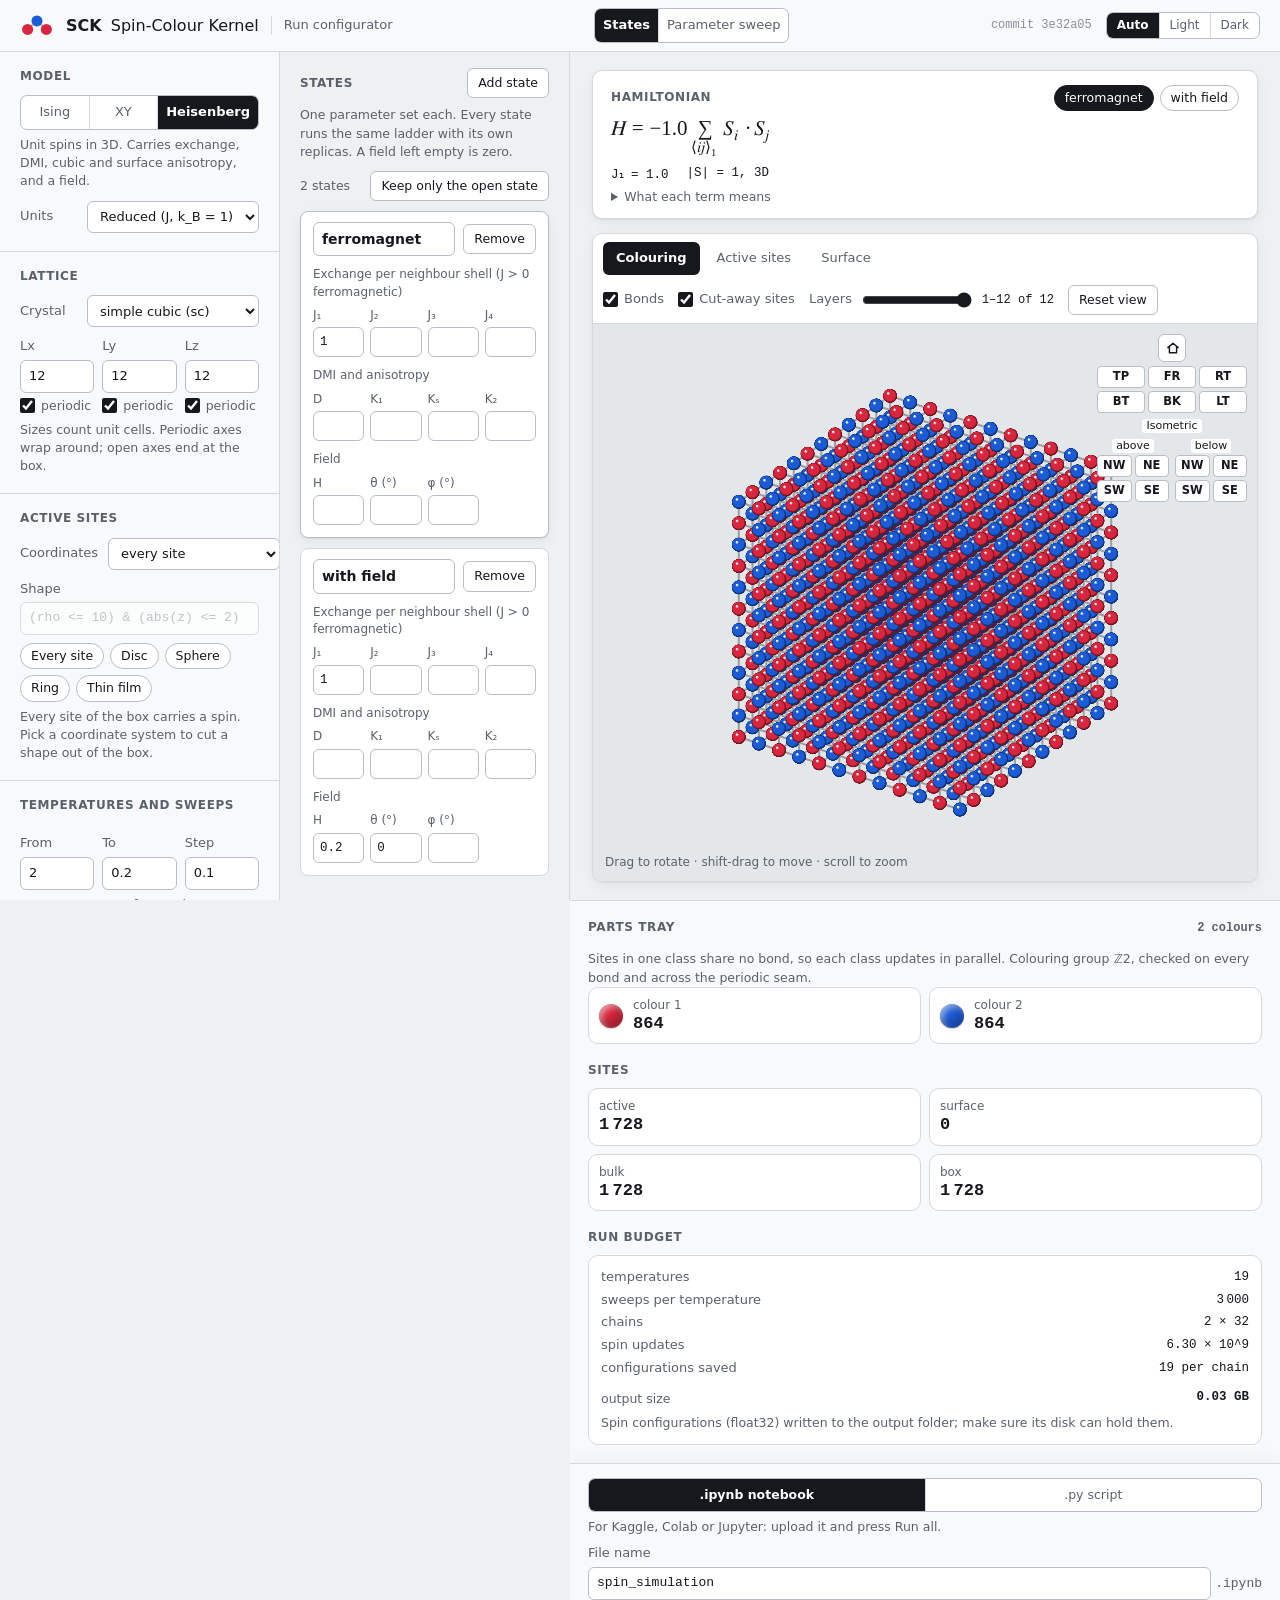
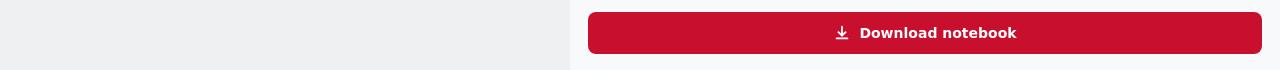
<file: ready_for_run/configurator.html>
<!doctype html>
<html lang="en">
<head>
<meta charset="utf-8">
<meta name="viewport" content="width=device-width, initial-scale=1">
<meta name="color-scheme" content="light dark">
<title>SCK Run Configurator</title>
<style>/* SCK run configurator. Model Kit world: a grey lab bench, white panels, glossy kit spheres that carry data,
   and one action colour on what can be pressed. Light by day, a dark bench at night. */
:root {
  --bench: #eef0f2;
  --panel: #f8f9fa;
  --card: #ffffff;
  --ink: #16181d;
  --mute: #5b616b;
  --faint: #8a9099;
  --line: #d5d9de;
  --line-strong: #b9bec6;
  --stage: #e4e7ea;
  --action: #c8102e;
  --field: #14171a;
  --action-ink: #ffffff;
  --action-hover: #a90d27;
  --focus: #1b5bd6;
  --err: #b3261e;
  --err-bg: #fdecea;
  --warn: #7a5300;
  --warn-bg: #fff4d6;
  --select: #16181d;
  --select-ink: #ffffff;
  --stick: rgba(22, 24, 29, 0.35);
  --ghost: rgba(22, 24, 29, 0.18);
  --shadow: 0 1px 2px rgba(22, 24, 29, 0.06), 0 4px 14px rgba(22, 24, 29, 0.05);
  --sans: system-ui, -apple-system, "Segoe UI", Roboto, "Helvetica Neue", Arial, sans-serif;
  --mono: ui-monospace, "SF Mono", "Cascadia Mono", Menlo, Consolas, monospace;
  --math: "STIX Two Math", "Cambria Math", "Latin Modern Math", "Times New Roman", serif;
  color-scheme: light;
}
@media (prefers-color-scheme: dark) {
  :root:not([data-theme="light"]) {
    --bench: #121417; --panel: #181b1f; --card: #1f2328; --ink: #e8eaed; --mute: #a3aab4; --faint: #8d949e;
    --line: #2d3238; --line-strong: #434a53; --stage: #0d0f11; --action: #d02a42; --action-ink: #ffffff; --field: #eef1f4;
    --action-hover: #b8223a; --focus: #6b9bff; --err: #ff8a80; --err-bg: #3a1c1a; --warn: #ffd27a; --warn-bg: #362a10;
    --select: #e8eaed; --select-ink: #121417; --stick: rgba(232, 234, 237, 0.32); --ghost: rgba(232, 234, 237, 0.16);
    --shadow: 0 1px 2px rgba(0, 0, 0, 0.4); color-scheme: dark;
  }
}
:root[data-theme="dark"] {
  --bench: #121417; --panel: #181b1f; --card: #1f2328; --ink: #e8eaed; --mute: #a3aab4; --faint: #8d949e;
  --line: #2d3238; --line-strong: #434a53; --stage: #0d0f11; --action: #d02a42; --action-ink: #ffffff; --field: #eef1f4;
  --action-hover: #b8223a; --focus: #6b9bff; --err: #ff8a80; --err-bg: #3a1c1a; --warn: #ffd27a; --warn-bg: #362a10;
  --select: #e8eaed; --select-ink: #121417; --stick: rgba(232, 234, 237, 0.32); --ghost: rgba(232, 234, 237, 0.16);
  --shadow: 0 1px 2px rgba(0, 0, 0, 0.4); color-scheme: dark;
}

* { box-sizing: border-box; }
[hidden] { display: none !important; }
html, body { height: 100%; }
body {
  margin: 0; background: var(--bench); color: var(--ink); font: 14px/1.45 var(--sans);
  -webkit-font-smoothing: antialiased; font-variant-numeric: tabular-nums;
}
::selection { background: var(--focus); color: #fff; }
:focus-visible { outline: 2px solid var(--focus); outline-offset: 2px; }
h2 { margin: 0 0 10px; font-size: 12px; font-weight: 650; letter-spacing: 0.05em; text-transform: uppercase; color: var(--mute); }
button, input, select { font: inherit; color: inherit; }
* { scrollbar-width: thin; scrollbar-color: var(--line-strong) transparent; }

/* ---------- header */
.bar {
  height: 52px; display: flex; align-items: center; justify-content: space-between; gap: 16px;
  padding: 0 20px; background: var(--panel); border-bottom: 1px solid var(--line); position: sticky; top: 0; z-index: 5;
}
.brand { display: flex; align-items: center; gap: 12px; min-width: 0; }
.logo { width: 34px; height: 24px; flex: none; }
.logo line { stroke: var(--line-strong); stroke-width: 2.5; }
.logo .b1 { fill: #d7263d; } .logo .b2 { fill: #1b5bd6; }
.name { font-size: 16px; white-space: nowrap; } .name b { font-weight: 750; margin-right: 4px; }
.sub { color: var(--mute); font-size: 13px; padding-left: 12px; border-left: 1px solid var(--line); white-space: nowrap; }
.bar-end { display: flex; align-items: center; gap: 14px; }
.commit { color: var(--faint); font: 12px var(--mono); }

/* ---------- layout */
.layout { display: grid; grid-template-columns: 290px 300px minmax(0, 1fr) 290px; height: calc(100vh - 52px); height: calc(100dvh - 52px); }
.states-col { background: var(--bench); border-right: 1px solid var(--line); overflow-y: auto; }
.states-col .states-sec { border-bottom: 0; }
.states-tools { display: flex; align-items: center; justify-content: space-between; gap: 8px; margin-top: 10px; font-size: 12.5px; color: var(--mute); }
.state.compact { display: flex; align-items: center; gap: 8px; padding: 6px 8px 6px 6px; flex-wrap: wrap; }
.state-sum { flex: 1; min-width: 0; display: flex; flex-direction: column; align-items: flex-start; gap: 1px; border: 0; background: none; text-align: left; padding: 4px 6px; border-radius: 6px; cursor: pointer; }
.state-sum:hover { background: var(--bench); }
.state-sum b { font-size: 13px; }
.state-sum span { font: 11.5px var(--mono); color: var(--mute); white-space: nowrap; overflow: hidden; text-overflow: ellipsis; max-width: 100%; }
.state.compact .err { flex-basis: 100%; }
.sweep { margin-top: 12px; border-top: 1px dashed var(--line); padding-top: 10px; }
.sweep summary { cursor: pointer; font-size: 12.5px; font-weight: 600; color: var(--ink); }
.sweep .pgrid select { padding: 4px; min-height: 30px; font-size: 12.5px; }
.sweep .sweep-go { margin-top: 10px; }
.sweep .sweep-go:disabled { opacity: 0.5; cursor: not-allowed; }
.ham-head select { width: auto; max-width: 260px; }

/* standard views, top right of the model */
.gizmo { position: absolute; top: 10px; right: 10px; width: 150px; display: flex; flex-direction: column; align-items: center; gap: 4px; }
.gizmo-home { width: 28px; height: 28px; display: grid; place-items: center; border: 1px solid var(--line-strong); background: var(--card); border-radius: 6px; cursor: pointer; color: var(--ink); }
.gizmo-home:hover { background: var(--bench); }
.views { display: flex; flex-direction: column; align-items: stretch; gap: 4px; width: 150px; }
.views .gizmo-home { align-self: center; }
.vgrid { display: grid; gap: 3px; }
.vgrid.three { grid-template-columns: repeat(3, 1fr); }
.vgrid.four { grid-template-columns: repeat(2, 1fr); }
.vgrid button { min-height: 22px; padding: 0 2px; font: 600 11.5px/1 var(--sans, inherit); color: var(--ink); background: var(--card); border: 1px solid var(--line-strong); border-radius: 4px; cursor: pointer; }
.vgrid button:hover { background: var(--bench); }
.vgrid button:focus-visible, .gizmo-home:focus-visible { outline: 2px solid var(--focus, var(--action)); outline-offset: 1px; }
.isos { display: grid; grid-template-columns: 1fr 1fr; gap: 6px; }
.iso { display: flex; flex-direction: column; gap: 2px; }
.vcap { font-size: 11px; line-height: 1.3; color: var(--ink); background: var(--card); border-radius: 3px; padding: 0 4px; align-self: center; text-align: center; margin-top: 2px; }
.gizmo-home svg { width: 16px; height: 16px; fill: none; stroke: currentColor; stroke-width: 1.8; stroke-linecap: round; stroke-linejoin: round; }

/* the two tabs: States (one by one, with the model) and Parameter sweep (no model) */
.modes { flex: none; }
.modes button { padding: 5px 14px; white-space: nowrap; }
body.mode-sweep .states-col, body.mode-sweep .view { display: none; }
body.mode-sweep .layout { grid-template-columns: 290px minmax(0, 1fr) 290px; }
.sweep-panel { flex: 1; min-height: 0; display: grid; grid-template-columns: minmax(0, 1fr) minmax(0, 1fr); gap: 14px; }
.sp-left { display: flex; flex-direction: column; gap: 14px; min-height: 0; overflow-y: auto; }
.sp-block { background: var(--card); border: 1px solid var(--line); border-radius: 10px; padding: 14px 16px 16px; box-shadow: var(--shadow); }
.sp-block .sub-h { margin: 10px 0 0; font-size: 12px; color: var(--mute); }
.sp-table { display: flex; flex-direction: column; min-height: 0; }
.sweep-row { display: grid; grid-template-columns: minmax(84px, 1.3fr) 1fr 1fr 1fr auto auto; gap: 6px; align-items: end; margin-top: 10px; }
.sweep-row label { display: flex; flex-direction: column; gap: 3px; font-size: 12px; color: var(--mute); min-width: 0; }
.sweep-row input, .sweep-row select { padding: 5px 6px; min-height: 30px; font-family: var(--mono); font-size: 12.5px; }
.sweep-row .n { font: 12px var(--mono); color: var(--mute); padding-bottom: 7px; white-space: nowrap; }
.sweep-table { overflow: auto; min-height: 0; flex: 1; margin-top: 6px; }
.sweep-table table { width: 100%; border-collapse: collapse; font-size: 12.5px; }
.sweep-table th { position: sticky; top: 0; background: var(--card); text-align: left; font-weight: 600; color: var(--mute); border-bottom: 1px solid var(--line-strong); padding: 6px 8px; }
.sweep-table td { padding: 5px 8px; border-bottom: 1px solid var(--line); font-family: var(--mono); }
.sweep-table td.nm { color: var(--mute); }
.sweep-table tr:hover td { background: var(--bench); }
.rail { background: var(--panel); border-right: 1px solid var(--line); overflow-y: auto; }
.tray { background: var(--panel); border-left: 1px solid var(--line); overflow-y: auto; padding: 18px; display: flex; flex-direction: column; gap: 18px; }
.stage { display: flex; flex-direction: column; min-width: 0; min-height: 0; padding: 18px 22px; gap: 14px; }

/* ---------- form */
.sec { padding: 16px 20px 18px; border-bottom: 1px solid var(--line); }
.sec-head { display: flex; align-items: baseline; justify-content: space-between; gap: 8px; }
.sec-head h2 { margin-bottom: 8px; }
.help { margin: 6px 0 0; color: var(--mute); font-size: 12.5px; }
.help code, .err code { font: 12px var(--mono); }
.err, .warn { margin: 8px 0 0; font-size: 12.5px; border-radius: 6px; padding: 7px 9px; }
.err { color: var(--err); background: var(--err-bg); }
.warn { color: var(--warn); background: var(--warn-bg); }
.err:empty, .warn:empty { display: none; }
label.row { display: flex; align-items: center; justify-content: space-between; gap: 10px; margin-top: 10px; color: var(--mute); font-size: 13px; }
label.col { display: flex; flex-direction: column; gap: 4px; margin-top: 10px; color: var(--mute); font-size: 13px; min-width: 0; }
input, select {
  background: var(--card); border: 1px solid var(--line-strong); border-radius: 6px; padding: 6px 8px; min-height: 32px;
  color: var(--ink); width: 100%; transition: border-color 150ms ease;
}
label.row select { width: auto; max-width: 72%; }
input:hover, select:hover { border-color: var(--faint); }
input:focus-visible, select:focus-visible { outline: 2px solid var(--focus); outline-offset: 0; border-color: var(--focus); }
input[aria-invalid="true"] { border-color: var(--err); background: var(--err-bg); }
input:disabled { opacity: 0.5; cursor: not-allowed; }
input::placeholder { color: var(--faint); }
.mono { font-family: var(--mono); font-size: 13px; }
.mid { width: 150px; } .short { width: 64px; display: inline-block; }
.unit { display: flex; align-items: center; gap: 6px; color: var(--mute); white-space: nowrap; }
.grid3 { display: grid; grid-template-columns: repeat(3, minmax(0, 1fr)); gap: 8px; }
.axes { display: grid; grid-template-columns: repeat(3, minmax(0, 1fr)); gap: 8px; }
.axis { display: flex; flex-direction: column; gap: 4px; margin-top: 10px; font-size: 13px; color: var(--mute); }
.axis .check { font-size: 12.5px; }
.check { display: inline-flex; align-items: center; gap: 6px; color: var(--mute); font-size: 13px; cursor: pointer; white-space: nowrap; }
.check input { width: 15px; height: 15px; min-height: 0; margin: 0; accent-color: var(--ink); }

/* segmented controls, chips, buttons */
.seg { display: flex; border: 1px solid var(--line-strong); border-radius: 7px; overflow: hidden; background: var(--card); }
.seg button { flex: 1; border: 0; background: none; padding: 7px 8px; cursor: pointer; color: var(--mute); font-size: 13px; transition: background 150ms ease, color 150ms ease; }
.seg button + button { border-left: 1px solid var(--line); }
.seg button:hover { color: var(--ink); background: var(--bench); }
.seg button[aria-checked="true"] { background: var(--select); color: var(--select-ink); font-weight: 600; }
.seg.small button { padding: 4px 10px; font-size: 12px; }
.chips { display: flex; flex-wrap: wrap; gap: 6px; margin-top: 8px; }
.chip {
  border: 1px solid var(--line-strong); background: var(--card); border-radius: 999px; padding: 3px 10px; font-size: 12.5px;
  cursor: pointer; color: var(--ink); transition: background 150ms ease, border-color 150ms ease;
}
.chip:hover { border-color: var(--faint); }
.chip[aria-checked="true"] { background: var(--select); color: var(--select-ink); border-color: var(--select); }
.ghost { border: 1px solid var(--line-strong); background: var(--card); border-radius: 6px; padding: 5px 10px; font-size: 12.5px; cursor: pointer; color: var(--ink); }
.ghost:hover { border-color: var(--faint); background: var(--bench); }
.sec .ghost#reset { margin-top: 14px; }
.primary {
  display: flex; align-items: center; justify-content: center; gap: 8px; width: 100%; margin-top: 12px;
  background: var(--action); color: var(--action-ink); border: 0; border-radius: 8px; padding: 11px 14px;
  font-weight: 650; font-size: 14px; cursor: pointer; transition: background 150ms ease, transform 120ms ease;
}
.primary svg { width: 18px; height: 18px; fill: none; stroke: currentColor; stroke-width: 2; stroke-linecap: round; stroke-linejoin: round; }
.primary:hover { background: var(--action-hover); }
.primary:active { transform: translateY(1px); }
.primary:disabled { background: var(--line-strong); color: var(--mute); cursor: not-allowed; transform: none; }

/* state editors */
.state { border: 1px solid var(--line); background: var(--card); border-radius: 8px; padding: 10px 12px 12px; margin-top: 10px; }
.state.on { border-color: var(--line-strong); box-shadow: var(--shadow); }
.state-top { display: flex; gap: 8px; align-items: center; }
.state-top input { font-weight: 600; }
.state-top .ghost { flex: none; }
.state .sub-h { margin: 10px 0 0; font-size: 12px; color: var(--mute); }
.pgrid { display: grid; grid-template-columns: repeat(4, minmax(0, 1fr)); gap: 6px; }
.pgrid label { display: flex; flex-direction: column; gap: 3px; margin-top: 6px; font-size: 12px; color: var(--mute); min-width: 0; }
.pgrid input { padding: 5px 6px; min-height: 30px; font-family: var(--mono); font-size: 12.5px; }
.pgrid label.off { opacity: 0.45; }

/* ---------- Hamiltonian */
.ham { background: var(--card); border: 1px solid var(--line); border-radius: 10px; padding: 14px 18px 12px; box-shadow: var(--shadow); }
.ham-head { display: flex; align-items: center; justify-content: space-between; gap: 12px; flex-wrap: wrap; }
.ham-head h2 { margin: 0; }
.ham-head .chips { margin-top: 0; }
.ham-math { margin-top: 10px; display: flex; flex-wrap: wrap; align-items: center; gap: 2px 6px; }
.ham-math math { font-family: var(--math); font-size: 21px; color: var(--ink); }
.ham-values { display: flex; flex-wrap: wrap; gap: 4px 18px; margin: 10px 0 0; font: 12.5px var(--mono); color: var(--ink); }
.ham-more { margin-top: 6px; font-size: 12.5px; }
.ham-more summary { cursor: pointer; color: var(--mute); width: max-content; }
.ham-more summary:hover { color: var(--ink); }
.ham-terms { display: grid; grid-template-columns: max-content 1fr; gap: 3px 14px; margin: 8px 0 0; font-size: 12.5px; }
.ham-terms dt { font: 12.5px var(--mono); color: var(--ink); }
.ham-terms dd { margin: 0; color: var(--mute); }

/* ---------- model view */
.view { flex: 1; min-height: 360px; display: flex; flex-direction: column; background: var(--card); border: 1px solid var(--line); border-radius: 10px; overflow: hidden; box-shadow: var(--shadow); }
.viewbar { display: flex; align-items: center; justify-content: space-between; gap: 10px 16px; padding: 8px 10px; border-bottom: 1px solid var(--line); flex-wrap: wrap; }
.tabs { display: flex; gap: 4px; }
.tabs button { border: 1px solid transparent; background: none; border-radius: 6px; padding: 6px 12px; cursor: pointer; color: var(--mute); font-size: 13px; transition: background 150ms ease, color 150ms ease; }
.tabs button:hover { color: var(--ink); background: var(--bench); }
.tabs button[aria-selected="true"] { background: var(--select); color: var(--select-ink); font-weight: 600; }
.viewopts { display: flex; align-items: center; gap: 14px; flex-wrap: wrap; }
.layers { display: inline-flex; align-items: center; gap: 8px; color: var(--mute); font-size: 13px; }
.layers input { width: 110px; min-height: 0; padding: 0; border: 0; background: none; accent-color: var(--ink); }
.layers output { font: 12px var(--mono); color: var(--ink); min-width: 44px; }
.viewer { position: relative; flex: 1; min-height: 0; background: var(--stage); }
#model-canvas { position: absolute; inset: 0; width: 100%; height: 100%; display: block; cursor: grab; touch-action: none; }
#model-canvas:active { cursor: grabbing; }
#model-canvas:focus-visible { outline: 2px solid var(--focus); outline-offset: -2px; }
.hint { position: absolute; left: 12px; bottom: 10px; margin: 0; font-size: 12px; color: var(--mute); pointer-events: none; }
.legend { position: absolute; right: 12px; bottom: 10px; display: flex; gap: 12px; font-size: 12px; color: var(--mute); pointer-events: none; }
.legend span { display: inline-flex; align-items: center; gap: 5px; }
.view-msg { position: absolute; inset: 0; margin: 0; display: grid; place-items: center; text-align: center; padding: 24px; color: var(--mute); font-size: 14px; pointer-events: none; }
.view-msg[hidden] { display: none; }

/* ---------- parts tray */
.tray h2 { margin-bottom: 8px; }
.count { font: 600 12px var(--mono); color: var(--mute); }
.compartments { list-style: none; margin: 0; padding: 0; display: grid; grid-template-columns: 1fr 1fr; gap: 8px; }
.compartments li { min-width: 0; }
.cmp {
  width: 100%; display: flex; align-items: center; gap: 10px; text-align: left; background: var(--card);
  border: 1px solid var(--line); border-radius: 10px; padding: 9px 10px; cursor: pointer;
  transition: border-color 150ms ease, box-shadow 150ms ease, opacity 150ms ease;
}
.cmp:hover { border-color: var(--line-strong); box-shadow: var(--shadow); }
.cmp[aria-pressed="true"] { border-color: var(--ink); box-shadow: inset 0 0 0 1px var(--ink); }
.cmp.dim { opacity: 0.45; }
.cmp .lbl { display: block; font-size: 12px; color: var(--mute); }
.cmp .n { display: block; font: 600 17px/1.2 var(--mono); color: var(--ink); }
.ball { width: 24px; height: 24px; border-radius: 50%; flex: none; position: relative;
  box-shadow: inset -4px -5px 8px rgba(0, 0, 0, 0.28), inset 3px 3px 6px rgba(255, 255, 255, 0.55), 0 1px 2px rgba(0, 0, 0, 0.2); }
.stat { display: block; background: var(--card); border: 1px solid var(--line); border-radius: 10px; padding: 9px 10px; }
.stat .lbl { display: block; font-size: 12px; color: var(--mute); }
.stat .n { display: block; font: 600 17px/1.2 var(--mono); }
.budget { background: var(--card); border: 1px solid var(--line); border-radius: 10px; padding: 12px; font-size: 13px; }
.budget dl { display: grid; grid-template-columns: 1fr max-content; gap: 4px 10px; margin: 0; }
.budget dt { color: var(--mute); }
.budget dd { margin: 0; font-family: var(--mono); font-size: 12.5px; text-align: right; }
.cap { margin-top: 12px; }
.cap-top { display: flex; justify-content: space-between; font-size: 12.5px; color: var(--mute); }
.cap-top b { color: var(--ink); font: 600 12.5px var(--mono); }
.meter { height: 10px; border-radius: 5px; background: var(--bench); border: 1px solid var(--line); margin-top: 6px; overflow: hidden; }
.meter i { display: block; height: 100%; background: var(--ink); width: 0; transition: width 200ms cubic-bezier(0.2, 0.8, 0.2, 1); }
.meter.over i { background: var(--err); }
.download { margin: auto -18px -18px; padding: 14px 18px 16px; position: sticky; bottom: -18px; background: var(--panel);
  border-top: 1px solid var(--line); box-shadow: 0 -6px 16px rgba(0, 0, 0, 0.04); }
.download h2 { display: none; }
.download .help { margin-top: 6px; }
.download label.col { margin-top: 8px; }
.download .seg button { font-size: 12.5px; }
.fname { display: flex; align-items: center; gap: 4px; }
.fname span { font: 13px var(--mono); color: var(--mute); }

/* ---------- narrow screens: one column, the model first after the Hamiltonian */
@media (max-width: 1320px) {
  body.mode-sweep .layout { grid-template-columns: 280px minmax(0, 1fr); }
  body.mode-sweep .stage, body.mode-sweep .tray { grid-column: 2; }
  .sweep-panel { grid-template-columns: minmax(0, 1fr); }
  .layout { grid-template-columns: 280px 290px minmax(0, 1fr); grid-template-rows: auto auto; height: auto; }
  .rail, .states-col { grid-row: span 2; height: calc(100vh - 52px); position: sticky; top: 52px; }
  .stage { min-height: calc(100vh - 52px); grid-column: 3; }
  .tray { grid-column: 3; border-left: 0; border-top: 1px solid var(--line); }
  .download { position: static; margin: 0 -18px -18px; }
}
@media (max-width: 980px) {
  .layout { display: flex; flex-direction: column; }
  .rail, .states-col { height: auto; position: static; }
}
@media (max-width: 820px) {
  .download { position: static; margin: 0 -16px -16px; }
  .layout { display: flex; flex-direction: column; }
  .rail, .tray, .states-col { border: 0; border-bottom: 1px solid var(--line); overflow: visible; }
  .stage { order: -1; min-height: 0; padding: 14px 16px; }
  .view { min-height: 420px; }
  .tray { padding: 16px; }
  .sec { padding: 14px 16px 16px; }
  .sub, .commit, .name .long { display: none; }
  .bar { padding: 0 16px; }
  .ham-math math { font-size: 17px; }
}
@media (prefers-reduced-motion: reduce) { * { transition: none !important; } }
</style>
</head>
<body>
<header class="bar">
  <div class="brand">
    <svg class="logo" viewBox="0 0 40 28" aria-hidden="true">
      <line x1="9" y1="18" x2="20" y2="8" /><line x1="20" y1="8" x2="31" y2="18" />
      <circle cx="9" cy="18" r="6.5" class="b1" /><circle cx="20" cy="8" r="6.5" class="b2" /><circle cx="31" cy="18" r="6.5" class="b1" />
    </svg>
    <span class="name"><b>SCK</b> <span class="long">Spin-Colour Kernel</span></span>
    <span class="sub">Run configurator</span>
  </div>
  <div class="seg modes" role="radiogroup" aria-label="What to simulate" id="mode">
    <button type="button" role="radio" data-v="states">States</button>
    <button type="button" role="radio" data-v="sweep">Parameter sweep</button>
  </div>
  <div class="bar-end">
    <span class="commit" id="commit"></span>
    <div class="seg small" role="radiogroup" aria-label="Theme" id="theme">
      <button type="button" role="radio" data-v="auto">Auto</button>
      <button type="button" role="radio" data-v="light">Light</button>
      <button type="button" role="radio" data-v="dark">Dark</button>
    </div>
  </div>
</header>

<div class="layout">
  <aside class="rail" aria-label="Run settings">
    <form id="form" novalidate autocomplete="off">
      <section class="sec">
        <h2>Model</h2>
        <div class="seg" role="radiogroup" aria-label="Model" id="model">
          <button type="button" role="radio" data-v="ising">Ising</button>
          <button type="button" role="radio" data-v="xy">XY</button>
          <button type="button" role="radio" data-v="heisenberg">Heisenberg</button>
        </div>
        <p class="help" id="model-help"></p>
        <label class="row">Units
          <select id="units">
            <option value="reduced">Reduced (J, k_B = 1)</option>
            <option value="meV">meV, kelvin</option>
          </select>
        </label>
        <p class="err" data-for="model"></p>
      </section>

      <section class="sec">
        <h2>Lattice</h2>
        <label class="row">Crystal
          <select id="crystal">
            <optgroup label="2D">
              <option value="square">square</option><option value="triangular">triangular</option>
              <option value="honeycomb">honeycomb</option><option value="kagome">kagome</option>
            </optgroup>
            <optgroup label="3D">
              <option value="sc">simple cubic (sc)</option><option value="bcc">body-centred cubic (bcc)</option>
              <option value="fcc">face-centred cubic (fcc)</option>
            </optgroup>
          </select>
        </label>
        <div class="axes" id="axes"></div>
        <p class="help">Sizes count unit cells. Periodic axes wrap around; open axes end at the box.</p>
        <p class="err" data-for="box"></p>
        <p class="warn" data-for="periodic"></p>
        <p class="err" data-for="crystal"></p>
      </section>

      <section class="sec">
        <h2>Active sites</h2>
        <label class="row">Coordinates
          <select id="coords">
            <option value="">every site</option>
            <option value="cartesian">cartesian (x, y, z)</option>
            <option value="spherical">spherical (r, theta, phi)</option>
            <option value="cylindrical">cylindrical (rho, phi, z)</option>
          </select>
        </label>
        <label class="col" id="shape-wrap">Shape
          <input id="shape" class="mono" spellcheck="false" placeholder="(rho <= 10) & (abs(z) <= 2)">
        </label>
        <div class="chips" id="presets" aria-label="Shape examples"></div>
        <p class="help" id="shape-help"></p>
        <p class="err" data-for="shape"></p>
      </section>

      <section class="sec">
        <h2>Temperatures and sweeps</h2>
        <div class="grid3">
          <label class="col">From <input id="T_max" inputmode="decimal"></label>
          <label class="col">To <input id="T_min" inputmode="decimal"></label>
          <label class="col">Step <input id="T_step" inputmode="decimal"></label>
        </div>
        <p class="help" id="t-help"></p>
        <p class="err" data-for="temperature"></p>
        <div class="grid3">
          <label class="col">Thermalize <input id="thermalization" inputmode="numeric"></label>
          <label class="col">Measure <input id="measurement" inputmode="numeric"></label>
          <label class="col">Every <input id="measure_every" inputmode="numeric"></label>
        </div>
        <p class="help">Sweeps at each temperature: first to thermalize, then to measure, reading E and M every few sweeps.</p>
        <div class="grid3">
          <label class="col">Replicas <input id="replicas" inputmode="numeric"></label>
          <label class="col">Seed <input id="seed" inputmode="numeric"></label>
          <span></span>
        </div>
        <p class="help">Replicas per state: independent chains, split equally among the GPUs.</p>
      </section>

      <section class="sec">
        <h2>Output</h2>
        <label class="row">Save configurations every
          <span class="unit"><input id="config_every" inputmode="numeric" class="short"> temperature steps</span>
        </label>
        <label class="row">Output folder <input id="output_dir" class="mono mid" spellcheck="false"></label>
        <label class="row">GPUs <input id="gpus" class="mono mid" spellcheck="false" placeholder="all or 0, 1"></label>
        <button type="button" class="ghost" id="reset">Reset every setting</button>
      </section>
    </form>
  </aside>

  <aside class="states-col" aria-label="States">
  <form id="states-form" novalidate autocomplete="off" onsubmit="return false">
      <section class="sec states-sec">
      <div class="sec-head"><h2>States</h2><button type="button" class="ghost" id="add-state">Add state</button></div>
      <p class="help">One parameter set each. Every state runs the same ladder with its own replicas. A field left empty is zero.</p>
      <div id="states"></div>
      <p class="err" data-for="states"></p>
    </section>

  </form>
  </aside>

  <main class="stage">
    <section class="ham" aria-label="Hamiltonian">
      <div class="ham-head">
        <h2>Hamiltonian</h2>
        <div class="chips" id="state-pick" role="radiogroup" aria-label="State shown"></div>
      </div>
      <div class="ham-math" id="ham-math"></div>
      <p class="ham-values" id="ham-values"></p>
      <details class="ham-more">
        <summary>What each term means</summary>
        <dl class="ham-terms" id="ham-terms"></dl>
      </details>
    </section>

    <section class="sweep-panel" id="sweep-panel" aria-label="Parameter sweep" hidden>
      <div class="sp-left">
        <div class="sp-block">
          <h2>Fixed parameters</h2>
          <p class="help">Shared by every state of the sweep. A field left empty is zero.</p>
          <div id="sweep-base"></div>
        </div>
        <div class="sp-block">
          <div class="sec-head"><h2>Swept parameters</h2><button type="button" class="ghost" id="sweep-add">Add parameter</button></div>
          <p class="help">From, to and step for each one. Every combination of the values becomes one state, up to 1 000.</p>
          <div id="sweep-rows"></div>
          <label class="row">Name prefix <input id="sweep-prefix" class="mono mid" spellcheck="false"></label>
        </div>
      </div>
      <div class="sp-block sp-table">
        <div class="sec-head"><h2>States of the sweep</h2><span class="count" id="sweep-count"></span></div>
        <div class="sweep-table" id="sweep-table"></div>
      </div>
    </section>

    <section class="view" aria-label="Model">
      <div class="viewbar">
        <div class="tabs" role="tablist" aria-label="Colour the model by" id="tabs">
          <button type="button" role="tab" data-v="colour">Colouring</button>
          <button type="button" role="tab" data-v="active">Active sites</button>
          <button type="button" role="tab" data-v="surface">Surface</button>
        </div>
        <div class="viewopts">
          <label class="check"><input type="checkbox" id="opt-bonds"> Bonds</label>
          <label class="check"><input type="checkbox" id="opt-ghost"> Cut-away sites</label>
          <label class="layers" id="layers-wrap">Layers <input type="range" id="layers" min="1" max="1" value="1"><output id="layers-out"></output></label>
          <button type="button" class="ghost" id="reset-view">Reset view</button>
        </div>
      </div>
      <div class="viewer" id="viewer">
        <canvas id="model-canvas" tabindex="0" aria-label="Lattice model. Drag or use the arrow keys to rotate, scroll or plus and minus to zoom, 1 to 6 for the standard views, 7 for the home view, 0 to reset."></canvas>
        <div class="gizmo" id="gizmo">
          <div class="views" id="views" role="group" aria-label="Standard views">
            <button type="button" class="gizmo-home" id="gizmo-home" title="Home view (7)" aria-label="Home view">
              <svg viewBox="0 0 20 20" aria-hidden="true"><path d="M3.5 9.5 10 4l6.5 5.5M5.5 8v8h9V8" /></svg>
            </button>
            <div class="vgrid three">
              <button type="button" data-n="0,0,1" title="Top, from +z (key 1)" aria-label="Top view">TP</button>
              <button type="button" data-n="0,-1,0" title="Front, from −y (key 2)" aria-label="Front view">FR</button>
              <button type="button" data-n="1,0,0" title="Right, from +x (key 3)" aria-label="Right view">RT</button>
              <button type="button" data-n="0,0,-1" title="Bottom, from −z (key 4)" aria-label="Bottom view">BT</button>
              <button type="button" data-n="0,1,0" title="Back, from +y (key 5)" aria-label="Back view">BK</button>
              <button type="button" data-n="-1,0,0" title="Left, from −x (key 6)" aria-label="Left view">LT</button>
            </div>
            <span class="vcap">Isometric</span>
            <div class="isos">
            <div class="iso"><span class="vcap">above</span><div class="vgrid four">
              <button type="button" data-n="-1,1,1" title="Isometric from above, north-west" aria-label="Isometric from above, north-west">NW</button>
              <button type="button" data-n="1,1,1" title="Isometric from above, north-east" aria-label="Isometric from above, north-east">NE</button>
              <button type="button" data-n="-1,-1,1" title="Isometric from above, south-west" aria-label="Isometric from above, south-west">SW</button>
              <button type="button" data-n="1,-1,1" title="Isometric from above, south-east" aria-label="Isometric from above, south-east">SE</button>
            </div></div>
            <div class="iso"><span class="vcap">below</span><div class="vgrid four">
              <button type="button" data-n="-1,1,-1" title="Isometric from below, north-west" aria-label="Isometric from below, north-west">NW</button>
              <button type="button" data-n="1,1,-1" title="Isometric from below, north-east" aria-label="Isometric from below, north-east">NE</button>
              <button type="button" data-n="-1,-1,-1" title="Isometric from below, south-west" aria-label="Isometric from below, south-west">SW</button>
              <button type="button" data-n="1,-1,-1" title="Isometric from below, south-east" aria-label="Isometric from below, south-east">SE</button>
            </div></div>
            </div>
          </div>
        </div>
        <p class="hint" id="hint"></p>
        <div class="legend" id="legend"></div>
        <p class="view-msg" id="view-msg" hidden></p>
      </div>
    </section>
  </main>

  <aside class="tray" aria-label="Parts tray and download">
    <section>
      <div class="sec-head"><h2>Parts tray</h2><span class="count" id="ncol"></span></div>
      <p class="help" id="group"></p>
      <ul class="compartments" id="classes"></ul>
    </section>
    <section>
      <h2>Sites</h2>
      <ul class="compartments two" id="sites"></ul>
    </section>
    <section>
      <h2>Run budget</h2>
      <div class="budget" id="budget"></div>
    </section>
    <section class="download" aria-label="Download">
      <div class="seg" role="radiogroup" aria-label="File format" id="format">
        <button type="button" role="radio" data-v="ipynb">.ipynb notebook</button>
        <button type="button" role="radio" data-v="py">.py script</button>
      </div>
      <p class="help" id="format-help"></p>
      <label class="col">File name
        <span class="fname"><input id="fname" class="mono" spellcheck="false"><span id="fext">.ipynb</span></span>
      </label>
      <button type="button" class="primary" id="download">
        <svg viewBox="0 0 20 20" aria-hidden="true"><path d="M10 3v10m0 0-4-4m4 4 4-4M4 16h12" /></svg>
        <span id="download-label">Download notebook</span>
      </button>
      <p class="err" id="download-msg"></p>
    </section>
  </aside>
</div>

<script>/* Core of the run configurator: a line-by-line port of the package's crystals.py, colouring.py, the active-site
 * shape and surface rules of simulate.py, and the writer of the notebook parameters cell. It runs in the browser
 * and under Node (tests/test_configurator.py compares every result with the Python package). No dependencies. */
(function (root, factory) {
  if (typeof module === "object" && module.exports) module.exports = factory();
  else root.SCK = factory();
})(typeof self !== "undefined" ? self : this, function () {
  "use strict";

  // ------------------------------------------------------------------ small helpers
  function product(ranges) {            // itertools.product(*ranges): last index varies fastest
    const out = [];
    const n = ranges.length;
    if (n === 0) return [[]];
    const idx = new Array(n).fill(0);
    if (ranges.some((r) => r.length === 0)) return out;
    for (;;) {
      out.push(idx.map((i, k) => ranges[k][i]));
      let k = n - 1;
      while (k >= 0) {
        idx[k]++;
        if (idx[k] < ranges[k].length) break;
        idx[k] = 0;
        k--;
      }
      if (k < 0) return out;
    }
  }
  const range = (a, b) => { const r = []; for (let i = a; i < b; i++) r.push(i); return r; };
  const pmod = (a, m) => ((a % m) + m) % m;
  const round9 = (x) => Math.round(x * 1e9) / 1e9;

  // ------------------------------------------------------------------ crystals.py
  const S3 = Math.sqrt(3.0);
  const TRI = [[1.0, 0.0], [0.5, S3 / 2]];
  const I2 = [[1, 0], [0, 1]], I3 = [[1, 0, 0], [0, 1, 0], [0, 0, 1]];
  const TABLE = {
    square: [I2, [[0, 0]]],
    triangular: [TRI, [[0, 0]]],
    honeycomb: [TRI, [[0, 0], [1 / 3, 1 / 3]]],
    kagome: [TRI, [[0, 0], [0.5, 0], [0, 0.5]]],
    sc: [I3, [[0, 0, 0]]],
    bcc: [I3, [[0, 0, 0], [0.5, 0.5, 0.5]]],
    fcc: [I3, [[0, 0, 0], [0.5, 0.5, 0], [0.5, 0, 0.5], [0, 0.5, 0.5]]],
  };
  const CRYSTALS = Object.keys(TABLE);

  function cart(frac, vectors) {        // frac @ vectors
    const D = vectors.length;
    const r = new Array(D).fill(0);
    for (let i = 0; i < D; i++) for (let j = 0; j < D; j++) r[j] += frac[i] * vectors[i][j];
    return r;
  }
  const norm = (v) => Math.sqrt(v.reduce((s, x) => s + x * x, 0));

  function bondVector(vectors, basis, a, a2, delta) {
    return cart(delta.map((d, k) => d + basis[a2][k] - basis[a][k]), vectors);
  }

  function shellDistances(vectors, basis, nshell, reach) {
    const D = vectors.length;
    const ds = new Set();
    const deltas = product(new Array(D).fill(range(-reach, reach + 1)));
    for (let a = 0; a < basis.length; a++)
      for (let a2 = 0; a2 < basis.length; a2++)
        for (const delta of deltas) {
          const d = norm(bondVector(vectors, basis, a, a2, delta));
          if (d > 1e-9) ds.add(round9(d));
        }
    return [...ds].sort((x, y) => x - y).slice(0, nshell);
  }

  function buildBonds(vectors, basis, shells, reach) {
    const dist = shellDistances(vectors, basis, Math.max(...shells), reach);
    const D = vectors.length;
    const deltas = product(new Array(D).fill(range(-reach, reach + 1)));
    const out = [];
    for (const s of [...shells].sort((x, y) => x - y)) {
      const target = dist[s - 1];
      for (let a = 0; a < basis.length; a++)
        for (let a2 = 0; a2 < basis.length; a2++)
          for (const delta of deltas) {
            const d = norm(bondVector(vectors, basis, a, a2, delta));
            if (Math.abs(d - target) < 1e-7) out.push({ alpha: a, alpha2: a2, delta: delta.slice(), shell: s });
          }
    }
    return out;
  }

  function makeCrystal(name, shells) {
    shells = shells || [1];
    if (!(name in TABLE)) throw new Error(`unknown crystal "${name}"; known: ${CRYSTALS.slice().sort().join(", ")}`);
    const [vectors, basis] = TABLE[name];
    const reach = Math.max(...shells) <= 2 ? 3 : 4;
    return { name, vectors, basis, D: vectors.length, b: basis.length, shells: shells.slice(),
             bonds: buildBonds(vectors, basis, shells, reach) };
  }

  // ------------------------------------------------------------------ colouring.py
  function abelianGroups(n) {
    if (n === 1) return [[]];
    const out = [];
    (function rec(rem, prev, acc) {
      if (rem === 1) { out.push(acc); return; }
      for (let d = 2; d <= rem; d++)
        if (rem % d === 0 && (prev === null || d % prev === 0)) rec(rem / d, d, acc.concat([d]));
    })(n, null, []);
    return out.filter((g) => g.every((x, i) => i === g.length - 1 || g[i + 1] % x === 0));
  }

  function nColours(col) { return col.m.reduce((p, x) => p * x, 1); }

  function colourOf(col, c, alpha) {
    let idx = 0;
    for (let r = 0; r < col.m.length; r++) {
      let s = col.o[alpha][r];
      for (let k = 0; k < c.length; k++) s += col.K[r][k] * c[k];
      idx = idx * col.m[r] + pmod(s, col.m[r]);
    }
    return idx;
  }

  function admissible(col, crystal) {
    for (const bd of crystal.bonds) {
      let allZero = true;
      for (let r = 0; r < col.m.length; r++) {
        let s = col.o[bd.alpha2][r] - col.o[bd.alpha][r];
        for (let k = 0; k < crystal.D; k++) s += col.K[r][k] * bd.delta[k];
        if (pmod(s, col.m[r]) !== 0) { allZero = false; break; }
      }
      if (allZero) return false;
    }
    return true;
  }

  function seamOk(col, box, periodic) {
    for (let k = 0; k < box.length; k++)
      if (periodic[k]) for (let r = 0; r < col.m.length; r++) if ((col.K[r][k] * box[k]) % col.m[r]) return false;
    return true;
  }

  function search(crystal, box, periodic, maxColours) {
    maxColours = maxColours || 32;
    const D = crystal.D, b = crystal.b;
    for (let n = 1; n <= maxColours; n++)
      for (const m of abelianGroups(n)) {
        const r = m.length;
        const elems = r ? product(m.map((mi) => range(0, mi))) : [[]];
        for (const cols of product(new Array(D).fill(elems))) {
          const K = range(0, r).map((i) => range(0, D).map((k) => cols[k][i]));
          for (const offs of product(new Array(b - 1).fill(elems))) {
            const col = { m, K, o: [new Array(r).fill(0)].concat(offs) };
            if (box && !seamOk(col, box, periodic || new Array(D).fill(true))) continue;
            if (admissible(col, crystal)) return col;
          }
        }
      }
    return null;
  }

  // Every bond of the box, tested explicitly. The colouring is linear, so a bond's test depends on each
  // coordinate only through its residue modulo M = lcm(m) and on whether the bond leaves the box along that
  // axis; the first and last reach + M cells of every axis hold every such case, and checking them alone gives
  // the same answer as checking the whole box.
  function verifyOnBox(col, crystal, box, periodic) {
    const gcd = (a, b) => (b ? gcd(b, a % b) : a);
    const M = col.m.reduce((a, b) => (a * b) / gcd(a, b), 1);
    let reach = 0;
    for (const bd of crystal.bonds) for (const d of bd.delta) reach = Math.max(reach, Math.abs(d));
    const axis = (L) => {
      const k = Math.min(L, reach + M);
      return [...new Set([...range(0, k), ...range(Math.max(0, L - k), L)])];
    };
    for (const c of product(box.map(axis)))
      for (const bd of crystal.bonds) {
        const c2 = [];
        let inside = true;
        for (let k = 0; k < crystal.D; k++) {
          let x = c[k] + bd.delta[k];
          if (periodic[k]) x = pmod(x, box[k]);
          else if (!(x >= 0 && x < box[k])) inside = false;
          c2.push(x);
        }
        if (inside && colourOf(col, c, bd.alpha) === colourOf(col, c2, bd.alpha2)) return false;
      }
    return true;
  }

  function describeColouring(col) {
    const grp = col.m.length ? col.m.map((x) => "Z" + x).join(" x ") : "trivial";
    return `${grp}; K=${JSON.stringify(col.K)}; o=${JSON.stringify(col.o)}`;
  }

  // ------------------------------------------------------------------ geometry (simulate.py)
  /* Every site of the box in the package's (alpha, z, y, x) order, x fastest, with its cell, Cartesian
   * position centred on the box (3 components) and flat index. */
  function lattice(crystal, box) {
    const D = crystal.D;
    if (box.length !== D) throw new Error(`crystal ${crystal.name} needs a box of ${D} sizes, got [${box.join(", ")}]`);
    const L1 = box[0], L2 = box[1], L3 = D === 3 ? box[2] : 1;
    const n = crystal.b * L3 * L2 * L1;
    const pos = new Float64Array(n * 3), cell = new Int32Array(n * 3), alpha = new Int32Array(n);
    let i = 0;
    for (let a = 0; a < crystal.b; a++)
      for (let z = 0; z < L3; z++)
        for (let y = 0; y < L2; y++)
          for (let x = 0; x < L1; x++) {
            const c = [x, y, z].slice(0, D);
            const p = cart(c.map((v, k) => v + crystal.basis[a][k]), crystal.vectors);
            pos[3 * i] = p[0]; pos[3 * i + 1] = p[1]; pos[3 * i + 2] = D === 3 ? p[2] : 0;
            cell[3 * i] = x; cell[3 * i + 1] = y; cell[3 * i + 2] = z;
            alpha[i] = a;
            i++;
          }
    const mean = [0, 0, 0];
    for (let j = 0; j < n; j++) for (let k = 0; k < 3; k++) mean[k] += pos[3 * j + k];
    for (let k = 0; k < 3; k++) mean[k] /= n;
    for (let j = 0; j < n; j++) for (let k = 0; k < 3; k++) pos[3 * j + k] -= mean[k];
    return { n, pos, cell, alpha, dims: [crystal.b, L3, L2, L1] };
  }

  function flatIndex(dims, a, z, y, x) { return ((a * dims[1] + z) * dims[2] + y) * dims[3] + x; }

  // ------------------------------------------------------------------ the shape expression (numpy semantics)
  const COORDS = { cartesian: ["x", "y", "z"], spherical: ["r", "theta", "phi"], cylindrical: ["rho", "phi", "z"] };
  const FUNCS = {
    sqrt: [1, Math.sqrt], sin: [1, Math.sin], cos: [1, Math.cos], tan: [1, Math.tan], arccos: [1, Math.acos],
    exp: [1, Math.exp], log: [1, Math.log], abs: [1, Math.abs], floor: [1, Math.floor], ceil: [1, Math.ceil],
    arctan2: [2, Math.atan2], minimum: [2, Math.min], maximum: [2, Math.max],
    mod: [2, (a, b) => a - Math.floor(a / b) * b],
  };

  class ShapeError extends Error {}

  function tokenize(src) {
    const toks = [];
    const re = /\s*(?:(\d+\.?\d*(?:[eE][+-]?\d+)?|\.\d+(?:[eE][+-]?\d+)?)|([A-Za-z_]\w*)|(\*\*|\/\/|<=|>=|==|!=|[-+*\/%~&|^<>(),]))/y;
    let i = 0;
    while (i < src.length) {
      if (/^\s*$/.test(src.slice(i))) break;
      re.lastIndex = i;
      const m = re.exec(src);
      if (!m) throw new ShapeError(`cannot read "${src.slice(i).trim().slice(0, 12)}" in the shape`);
      if (m[1] !== undefined) toks.push({ t: "num", v: parseFloat(m[1]) });
      else if (m[2] !== undefined) toks.push({ t: "name", v: m[2] });
      else toks.push({ t: "op", v: m[3] });
      i = re.lastIndex;
    }
    return toks;
  }

  /* Python's precedence, lowest first: comparisons (chained), |, ^, &, + -, * / // %, unary + - ~, **. */
  function parseShape(src) {
    const toks = tokenize(src);
    let p = 0;
    const peek = () => toks[p];
    const isOp = (v) => toks[p] && toks[p].t === "op" && toks[p].v === v;
    const expect = (v) => {
      if (!isOp(v)) throw new ShapeError(`expected "${v}" in the shape`);
      p++;
    };
    function comparison() {
      const first = bor();
      const ops = [], rest = [];
      while (toks[p] && toks[p].t === "op" && ["<", "<=", ">", ">=", "==", "!="].includes(toks[p].v)) {
        ops.push(toks[p++].v);
        rest.push(bor());
      }
      return ops.length ? { k: "cmp", first, ops, rest } : first;
    }
    const binary = (next, ops) => function () {
      let left = next();
      while (toks[p] && toks[p].t === "op" && ops.includes(toks[p].v)) {
        const op = toks[p++].v;
        left = { k: "bin", op, left, right: next() };
      }
      return left;
    };
    function unary() {
      if (toks[p] && toks[p].t === "op" && ["-", "+", "~"].includes(toks[p].v)) {
        const op = toks[p++].v;
        return { k: "un", op, arg: unary() };
      }
      return power();
    }
    function power() {
      const base = atom();
      if (isOp("**")) { p++; return { k: "bin", op: "**", left: base, right: unary() }; }
      return base;
    }
    function atom() {
      const t = peek();
      if (!t) throw new ShapeError("the shape ends too early");
      if (t.t === "num") { p++; return { k: "num", v: t.v }; }
      if (t.t === "name") {
        p++;
        if (["and", "or", "not"].includes(t.v))
          throw new ShapeError(`"${t.v}" does not work on arrays: use & (and), | (or), ~ (not), with each condition in parentheses`);
        if (t.v === "pi") return { k: "num", v: Math.PI };
        if (isOp("(")) {
          p++;
          const args = [];
          if (!isOp(")")) { args.push(comparison()); while (isOp(",")) { p++; args.push(comparison()); } }
          expect(")");
          if (!(t.v in FUNCS)) throw new ShapeError(`unknown function "${t.v}"; known: ${Object.keys(FUNCS).join(", ")}`);
          if (FUNCS[t.v][0] !== args.length) throw new ShapeError(`${t.v} takes ${FUNCS[t.v][0]} argument(s)`);
          return { k: "call", f: t.v, args };
        }
        return { k: "var", v: t.v };
      }
      if (t.v === "(") { p++; const e = comparison(); expect(")"); return e; }
      throw new ShapeError(`unexpected "${t.v}" in the shape`);
    }
    const mul = binary(unary, ["*", "/", "//", "%"]);
    const add = binary(mul, ["+", "-"]);
    const band = binary(add, ["&"]);
    const bxor = binary(band, ["^"]);
    const bor = binary(bxor, ["|"]);
    if (!toks.length) throw new ShapeError("the shape is empty");
    const tree = comparison();
    if (p !== toks.length) {
      if (["and", "or", "not"].includes(toks[p].v))
        throw new ShapeError(`"${toks[p].v}" does not work on arrays: use & (and), | (or), ~ (not), with each condition in parentheses`);
      throw new ShapeError(`unexpected "${toks[p].v}" in the shape`);
    }
    return tree;
  }

  function shapeNames(tree, acc) {
    acc = acc || new Set();
    if (tree.k === "var") acc.add(tree.v);
    for (const key of ["first", "left", "right", "arg"]) if (tree[key]) shapeNames(tree[key], acc);
    for (const key of ["rest", "args"]) if (tree[key]) tree[key].forEach((t) => shapeNames(t, acc));
    return acc;
  }

  const num = (v) => (typeof v === "boolean" ? (v ? 1 : 0) : v);
  function logic(op, a, b) {
    if (typeof a !== "boolean" || (b !== undefined && typeof b !== "boolean"))
      throw new ShapeError(`"${op}" combines conditions: put each comparison in parentheses, as in (rho <= 5) & (abs(z) <= 1)`);
    return op === "&" ? a && b : op === "|" ? a || b : op === "^" ? a !== b : !a;
  }
  function evaluate(t, env) {
    switch (t.k) {
      case "num": return t.v;
      case "var": return env[t.v];
      case "call": return FUNCS[t.f][1](...t.args.map((a) => num(evaluate(a, env))));
      case "un": {
        const v = evaluate(t.arg, env);
        return t.op === "~" ? logic("~", v) : t.op === "-" ? -num(v) : num(v);
      }
      case "bin": {
        const a = evaluate(t.left, env), b = evaluate(t.right, env);
        if (t.op === "&" || t.op === "|" || t.op === "^") return logic(t.op, a, b);
        const x = num(a), y = num(b);
        switch (t.op) {
          case "+": return x + y;
          case "-": return x - y;
          case "*": return x * y;
          case "/": return x / y;
          case "//": return Math.floor(x / y);
          case "%": return x - Math.floor(x / y) * y;
          case "**": return Math.pow(x, y);
        }
        break;
      }
      case "cmp": {
        let left = num(evaluate(t.first, env));
        for (let i = 0; i < t.ops.length; i++) {
          const right = num(evaluate(t.rest[i], env));
          const ok = { "<": left < right, "<=": left <= right, ">": left > right, ">=": left >= right,
                       "==": left === right, "!=": left !== right }[t.ops[i]];
          if (!ok) return false;
          left = right;
        }
        return true;
      }
    }
    throw new ShapeError("cannot evaluate the shape");
  }

  /* active_sites(): a Uint8Array mask over lattice(); both coords and shape empty keeps every site. */
  function activeMask(lat, coords, shape) {
    coords = (coords || "").trim().toLowerCase();
    shape = (shape || "").trim();
    if (coords && !(coords in COORDS))
      throw new ShapeError(`unknown coordinate system "${coords}"; known: ${Object.keys(COORDS).join(", ")}`);
    const mask = new Uint8Array(lat.n);
    if (!shape) { mask.fill(1); return mask; }
    if (!coords) throw new ShapeError("a shape needs its coordinate system: choose cartesian, spherical or cylindrical");
    const tree = parseShape(shape);
    for (const v of shapeNames(tree))
      if (!COORDS[coords].includes(v))
        throw new ShapeError(`name '${v}' is not defined; ${coords} coordinates are ${COORDS[coords].join(", ")}`);
    let any = false;
    for (let i = 0; i < lat.n; i++) {
      const x = lat.pos[3 * i], y = lat.pos[3 * i + 1], z = lat.pos[3 * i + 2];
      const r = Math.sqrt(x * x + y * y + z * z), phi = Math.atan2(y, x);
      const env = coords === "cartesian" ? { x, y, z }
        : coords === "spherical" ? { r, theta: Math.acos(r > 0 ? z / r : 1), phi }
        : { rho: Math.hypot(x, y), phi, z };
      const v = evaluate(tree, env);
      mask[i] = (typeof v === "boolean" ? v : v !== 0 && !Number.isNaN(v)) ? 1 : 0;
      any = any || mask[i] === 1;
    }
    if (!any) throw new ShapeError(`the shape "${shape}" contains no site of the box`);
    return mask;
  }

  /* _surface(): active sites with fewer active first-shell neighbours than a bulk site of their basis index. */
  function surfaceMask(crystal, box, periodic, lat, mask) {
    const dims = lat.dims;
    const full = new Array(crystal.b).fill(0);
    const count = new Int32Array(lat.n);
    const L = [box[0], box[1], crystal.D === 3 ? box[2] : 1];
    for (const bd of crystal.bonds) {
      if (bd.shell !== 1) continue;
      full[bd.alpha]++;
      for (let z = 0; z < dims[1]; z++)
        for (let y = 0; y < dims[2]; y++)
          for (let x = 0; x < dims[3]; x++) {
            const c = [x, y, z];
            let ok = true;
            for (let k = 0; k < crystal.D; k++) {
              const t = c[k] + bd.delta[k];
              if (periodic[k]) c[k] = pmod(t, L[k]);
              else if (t < 0 || t >= L[k]) { ok = false; break; }
              else c[k] = t;
            }
            if (ok && mask[flatIndex(dims, bd.alpha2, c[2], c[1], c[0])])
              count[flatIndex(dims, bd.alpha, z, y, x)]++;
          }
    }
    const out = new Uint8Array(lat.n);
    for (let i = 0; i < lat.n; i++) out[i] = mask[i] && count[i] < full[lat.alpha[i]] ? 1 : 0;
    return out;
  }

  // ------------------------------------------------------------------ the whole system (build_system)
  const MODELS = { ising: 1, xy: 2, heisenberg: 3 };
  const PARAM_KEYS = ["name", "J", "D", "K1", "Ks", "K2", "H", "H_theta", "H_phi"];

  function shellsOf(states) {           // the union over states of the shells with J != 0, plus 1
    const s = new Set([1]);
    for (const st of states) for (const [k, v] of Object.entries(st.J || { 1: 1 })) if (Number(v) !== 0) s.add(Number(k));
    return [...s].sort((a, b) => a - b);
  }

  /* Everything the preview shows for one configuration: lattice, active and surface sites, colouring, ladder. */
  let geometryCache = null;
  function geometry(crystal, box, cfg) {
    const geo = { errors: [], warnings: [] };
    const lat = lattice(crystal, box);
    geo.lattice = lat;
    let mask;
    try { mask = activeMask(lat, cfg.coords, cfg.shape); } catch (e) { geo.errors.push({ field: "shape", msg: e.message }); return geo; }
    geo.mask = mask;
    geo.nActive = mask.reduce((s, v) => s + v, 0);

    let periodic = (cfg.periodic || []).slice(0, crystal.D).map(Boolean);
    while (periodic.length < crystal.D) periodic.push(false);
    let col = search(crystal, box, periodic);
    if (col && !verifyOnBox(col, crystal, box, periodic)) col = null;
    if (!col && periodic.some(Boolean)) {
      geo.warnings.push({ field: "periodic", msg: `no admissible colouring fits the periodic box [${box.join(", ")}]: the run uses open borders` });
      periodic = periodic.map(() => false);
      col = search(crystal, box, periodic);
    }
    geo.periodicUsed = periodic;
    if (!col) { geo.errors.push({ field: "crystal", msg: "no linear colouring found within 32 colours" }); return geo; }
    geo.colouring = col;
    geo.nColours = nColours(col);
    const colour = new Int32Array(lat.n);
    for (let i = 0; i < lat.n; i++)
      colour[i] = colourOf(col, [lat.cell[3 * i], lat.cell[3 * i + 1], lat.cell[3 * i + 2]].slice(0, crystal.D), lat.alpha[i]);
    geo.colour = colour;
    geo.surface = surfaceMask(crystal, box, periodic, lat, mask);
    geo.nSurface = geo.surface.reduce((s, v) => s + v, 0);
    return geo;
  }

  function analyse(cfg) {
    const res = { errors: [], warnings: [] };
    const model = String(cfg.model || "").toLowerCase();
    if (!(model in MODELS)) res.errors.push({ field: "model", msg: `unknown model "${cfg.model}"` });
    const states = cfg.states || [];
    if (!states.length) res.errors.push({ field: "states", msg: "add at least one state" });
    const names = states.map((s, i) => s.name || `state-${i + 1}`);
    if (new Set(names).size !== names.length) res.errors.push({ field: "states", msg: "state names must be distinct" });
    states.forEach((st, i) => {
      if (model !== "heisenberg")
        for (const k of ["D", "K1", "Ks", "K2"])
          if (Number(st[k] || 0)) res.errors.push({ field: `state.${i}.${k}`, msg: `${k} needs the Heisenberg model; ${model} carries J and H only` });
      for (const [s, v] of Object.entries(st.J || {}))
        if (!Number.isFinite(Number(v))) res.errors.push({ field: `state.${i}.J`, msg: `J of shell ${s} is not a number` });
    });
    let crystal = null;
    try { crystal = makeCrystal(cfg.crystal, shellsOf(states)); } catch (e) { res.errors.push({ field: "crystal", msg: e.message }); }
    const box = (cfg.box || []).map(Number);
    if (crystal && (box.length !== crystal.D || box.some((L) => !Number.isInteger(L) || L < 1)))
      res.errors.push({ field: "box", msg: `${crystal.name} needs ${crystal.D} whole sizes of at least 1` });
    const T = ladder(cfg.T_max, cfg.T_min, cfg.T_step);
    if (T.error) res.errors.push({ field: "temperature", msg: T.error });
    else res.temperatures = T.values;
    if (!crystal || res.errors.some((e) => e.field === "box")) return res;

    res.crystal = crystal;
    // the geometry depends only on these; editing a temperature or a coupling reuses it
    const key = JSON.stringify([crystal.name, crystal.shells, box, cfg.periodic, cfg.coords || "", cfg.shape || ""]);
    if (!geometryCache || geometryCache.key !== key) geometryCache = { key, geo: geometry(crystal, box, cfg) };
    const geo = geometryCache.geo;
    for (const k of ["lattice", "mask", "nActive", "periodicUsed", "colouring", "nColours", "colour", "surface", "nSurface"])
      if (geo[k] !== undefined) res[k] = geo[k];
    res.errors.push(...geo.errors);
    res.warnings.push(...geo.warnings);
    if (geo.errors.length) return res;
    if (res.temperatures) {
      const ce = Math.max(1, Math.floor(Number(cfg.config_every) || 1));
      const nSaved = res.temperatures.filter((_, t) => t % ce === 0).length;
      res.nSaved = nSaved;
      res.sizeGB = states.length * Number(cfg.replicas || 0) * nSaved * res.nActive * 3 * 4 / 1e9;
    }
    return res;
  }

  function ladder(Tmax, Tmin, Tstep) {
    Tmax = Number(Tmax); Tmin = Number(Tmin); Tstep = Number(Tstep);
    if (![Tmax, Tmin, Tstep].every(Number.isFinite)) return { error: "the temperatures must be numbers" };
    if (Tstep <= 0 || Tmin <= 0 || Tmax < Tmin) return { error: "need T max ≥ T min > 0 and a step > 0" };
    const k = Math.floor((Tmax - Tmin) / Tstep + 1e-9);
    if (k > 100000) return { error: "more than 100 000 temperatures: use a larger step" };
    const values = [];
    for (let i = 0; i <= k; i++) values.push(Math.round((Tmax - Tstep * i) * 1e10) / 1e10);
    return { values };
  }

  /* The values from..to by step, rounded so that 0.1 + 0.2 prints as 0.3; null when the range is unusable. */
  function series(from, to, step) {
    from = Number(from); to = Number(to); step = Number(step);
    if (![from, to, step].every(Number.isFinite) || step <= 0) return null;
    const k = Math.floor(Math.abs(to - from) / step + 1e-9);
    const dir = to >= from ? 1 : -1;
    const out = [];
    for (let i = 0; i <= k; i++) out.push(Math.round((from + dir * step * i) * 1e10) / 1e10);
    return out;
  }


  // ------------------------------------------------------------------ parameter sweeps
  /* Every parameter a state carries: key, label, and the models that carry it. */
  const PARAMS = [
    ["J1", "J₁", ["ising", "xy", "heisenberg"]], ["J2", "J₂", ["ising", "xy", "heisenberg"]],
    ["J3", "J₃", ["ising", "xy", "heisenberg"]], ["J4", "J₄", ["ising", "xy", "heisenberg"]],
    ["D", "D", ["heisenberg"]], ["K1", "K₁", ["heisenberg"]], ["Ks", "Kₛ", ["heisenberg"]], ["K2", "K₂", ["heisenberg"]],
    ["H", "H", ["ising", "xy", "heisenberg"]], ["H_theta", "θ", ["heisenberg"]], ["H_phi", "φ", ["xy", "heisenberg"]],
  ];
  const isJ = (p) => /^J[1-4]$/.test(p);
  function getParam(st, p) { return isJ(p) ? (st.J || {})[p[1]] : st[p]; }
  function setParam(st, p, v) {
    if (isJ(p)) { st.J = Object.assign({}, st.J); st.J[p[1]] = v; } else st[p] = v;
  }
  const shortNum = (v) => String(+Number(v).toPrecision(10));

  /* The states of a sweep: every combination of the swept values (the first row varies slowest), each one the
   * base state with those values set. Returns { states } or { error }. */
  function sweepStates(base, rows, prefix, limit) {
    limit = limit || 1000;
    if (!rows || !rows.length) return { error: "add a parameter to sweep" };
    const keys = rows.map((r) => r.p);
    if (new Set(keys).size !== keys.length) return { error: "each parameter can be swept only once" };
    const lists = [];
    for (const r of rows) {
      const label = (PARAMS.find((x) => x[0] === r.p) || [])[1];
      if (!label) return { error: `unknown parameter "${r.p}"` };
      const v = series(r.from, r.to, r.step);
      if (!v) return { error: `${label}: give from, to and a step above zero` };
      lists.push(v);
    }
    const total = lists.reduce((n, l) => n * l.length, 1);
    if (total > limit) return { error: `${total} states: the sweep keeps at most ${limit}; use larger steps`, total };
    const combos = product(lists);
    const states = combos.map((vals) => {
      const s = JSON.parse(JSON.stringify(base || {}));
      const tags = [];
      vals.forEach((v, k) => {
        setParam(s, rows[k].p, v);
        tags.push(`${PARAMS.find((x) => x[0] === rows[k].p)[1]}=${shortNum(v)}`);
      });
      s.name = `${(prefix || "sweep").trim() || "sweep"} ${tags.join(" ")}`;
      return s;
    });
    return { states, total };
  }

  // ------------------------------------------------------------------ the parameters cell
  function pyStr(s) { return JSON.stringify(String(s)); }
  function pyNum(v) {
    const x = Number(v);
    if (!Number.isFinite(x)) throw new Error(`not a number: ${v}`);
    return Number.isInteger(x) ? x.toFixed(1) : String(x);
  }
  function pyInt(v) { return String(Math.trunc(Number(v))); }
  function pyBool(v) { return v ? "True" : "False"; }

  function stateLiteral(st, i) {
    const parts = [`name=${pyStr(st.name || `state-${i + 1}`)}`];
    const J = Object.entries(st.J || { 1: 1 }).filter(([, v]) => v !== "" && v !== null && v !== undefined);
    parts.push(`J={${J.map(([s, v]) => `${pyInt(s)}: ${pyNum(v)}`).join(", ")}}`);
    for (const k of ["D", "K1", "Ks", "K2", "H", "H_theta", "H_phi"])
      if (st[k] !== undefined && st[k] !== null && st[k] !== "") parts.push(`${k}=${pyNum(st[k])}`);
    return `    dict(${parts.join(", ")}),`;
  }

  /* Replaces the value of every setting in the notebook's own parameters cell, comments untouched. */
  function writeParams(template, cfg) {
    const set = {
      MODEL: pyStr(cfg.model), UNITS: pyStr(cfg.units), CRYSTAL: pyStr(cfg.crystal),
      BOX: `[${cfg.box.map(pyInt).join(", ")}]`, PERIODIC: `[${cfg.periodic.map(pyBool).join(", ")}]`,
      COORDS: pyStr(cfg.coords || ""), SHAPE: pyStr(cfg.shape || ""),
      T_MAX: pyNum(cfg.T_max), T_MIN: pyNum(cfg.T_min), T_STEP: pyNum(cfg.T_step),
      THERMALIZATION: pyInt(cfg.thermalization), MEASUREMENT: pyInt(cfg.measurement),
      MEASURE_EVERY: pyInt(cfg.measure_every), REPLICAS: pyInt(cfg.replicas), SEED: pyInt(cfg.seed),
      CONFIG_EVERY: pyInt(cfg.config_every), OUTPUT_DIR: pyStr(cfg.output_dir || "simulation_output"),
      GPUS: cfg.gpus === "all" || cfg.gpus === undefined ? '"all"' : `[${cfg.gpus.map(pyInt).join(", ")}]`,
    };
    const lines = template.split("\n");
    const out = [];
    let seen = new Set();
    for (let i = 0; i < lines.length; i++) {
      const line = lines[i];
      if (/^STATES = \[/.test(line)) {
        out.push("STATES = [");
        cfg.states.forEach((st, k) => out.push(stateLiteral(st, k)));
        while (i < lines.length && lines[i] !== "]") {
          if (/^\s+#/.test(lines[i])) out.push(lines[i]);       // the commented examples stay
          i++;
        }
        out.push("]");
        seen.add("STATES");
        continue;
      }
      const m = /^([A-Z_]+)(\s*=\s*)(.*?)(\s+#.*)?$/.exec(line);
      if (m && m[1] in set) {
        out.push(m[1] + m[2] + set[m[1]] + (m[4] || ""));
        seen.add(m[1]);
        continue;
      }
      out.push(line);
    }
    const missing = Object.keys(set).concat(["STATES"]).filter((k) => !seen.has(k));
    if (missing.length) throw new Error(`the template has no line for ${missing.join(", ")}`);
    return out.join("\n");
  }

  function notebookFor(tpl, cfg) {
    const nb = JSON.parse(JSON.stringify(tpl.notebook));
    const src = writeParams(tpl.params, cfg);
    nb.cells[tpl.paramsCell].source = src.split(/(?<=\n)/);
    return JSON.stringify(nb, null, 1) + "\n";
  }

  function scriptFor(tpl, cfg) {
    return tpl.script.replace(tpl.paramsMarker, () => writeParams(tpl.params, cfg));
  }

  return {
    CRYSTALS, MODELS, COORDS, FUNCS: Object.keys(FUNCS), PARAM_KEYS,
    product, makeCrystal, abelianGroups, search, seamOk, verifyOnBox, colourOf, nColours, describeColouring,
    lattice, activeMask, parseShape, surfaceMask, shellsOf, analyse, ladder, ShapeError,
    writeParams, notebookFor, scriptFor, bondVector, series, PARAMS, getParam, setParam, sweepStates,
  };
});
</script>
<script>const TEMPLATE = {"notebook": {"cells": [{"cell_type": "markdown", "metadata": {}, "source": ["# Spin Monte Carlo on the generated multi-colour kernel — ready to run\n", "\n", "Upload this file to Kaggle or Colab, or open it in Jupyter on your own machine, and press **Run all**.\n", "**You do not need to know Python, GPUs or the repository**: the notebook carries the package modules it\n", "uses, each checked against its `sha256`, so it runs code byte-identical to `spin-colour-kernel` at\n", "commit `3e32a05`.\n", "\n", "## What it does\n", "\n", "It cools every *state* you define (one set θ of Hamiltonian parameters) from `T_MAX` down to `T_MIN`,\n", "with many independent replicas per state, and records at every temperature the energy, the\n", "magnetization vector, |M| and M² (so the specific heat Cv and the susceptibility χ follow), and the full\n", "spin configuration of every replica.\n", "\n", "## How to use it\n", "\n", "1. **Edit only cell 1 (the parameters).** Every setting is explained next to it.\n", "2. *Run all*. The notebook finds your hardware by itself: every NVIDIA GPU it sees (one process per GPU,\n", "   the replicas of every state split equally among them), or the CPU when there is none.\n", "3. Read the plots (E, |M|, Cv, χ against T) and download the output folder.\n", "\n", "> GPU: an NVIDIA GPU with compute capability ≥ 7.0 (T4, A100, H100, …; Triton does not run on a P100).\n", "> CPU: Linux only (Colab, Kaggle without accelerator, WSL), through the Triton interpreter. It is\n", "> correct but **hundreds of times slower**: keep the box, the replicas and the sweeps small there."]}, {"cell_type": "markdown", "metadata": {}, "source": ["## 1 · Parameters\n", "\n", "The only cell to edit."]}, {"cell_type": "code", "metadata": {}, "execution_count": null, "outputs": [], "source": ["# ══════════════════════════════════════════════════════════════════════════════════════════════\n", "#  1 · THE PARAMETERS — the only cell to edit\n", "# ══════════════════════════════════════════════════════════════════════════════════════════════\n", "#\n", "# ── 1.1  TYPE OF HAMILTONIAN ────────────────────────────────────────────────────────────────────\n", "#   \"ising\"       spins s = ±1                   (1 component)\n", "#   \"xy\"          unit spins in the plane         (2 components)\n", "#   \"heisenberg\"  unit spins in 3D                (3 components)\n", "MODEL = \"heisenberg\"\n", "\n", "# ── 1.2  THE HAMILTONIAN (how it is written) ────────────────────────────────────────────────────\n", "#\n", "#   H = − Σ_s J_s Σ_<ij> in shell s  S_i · S_j    exchange, one constant per neighbour shell (each pair once)\n", "#       − Σ_<ij>  S_i^T A_ij S_j      bulk-type (Bloch) DMI on in-plane nearest-neighbour bonds, A_lm = D Σ_k r̂_k ε_klm\n", "#       + Σ_i K1_i (sx² sy² + sx² sz² + sy² sz²)  +  K2 Σ_i (sx sy sz)²      cubic anisotropy\n", "#       − Σ_i  H · S_i                                           Zeeman field\n", "#\n", "#   J_s > 0 is ferromagnetic, J_s < 0 antiferromagnetic. Shell 1 = nearest neighbours, 2 = next\n", "#   nearest, and so on (shells 1–4 on sc). K1_i = Ks on SURFACE sites (an active site with fewer active\n", "#   nearest neighbours than a bulk site), K1 elsewhere.\n", "#   Field direction: Heisenberg (sinθ cosφ, sinθ sinφ, cosθ) with θ = H_theta, φ = H_phi in degrees\n", "#   (θ = 0 is +z, the normal of a film or disc); XY (cosφ, sinφ); Ising +1.\n", "#   D, K1, Ks and K2 exist only for \"heisenberg\"; Ising and XY carry J and H.\n", "#\n", "# ── 1.3  THE STATES: one set θ of parameters each — add as many as you want ─────────────────────\n", "#   name     a label for the plots and files\n", "#   J        {shell: constant}, e.g. {1: 1.0} or {1: 1.0, 2: -0.2}\n", "#   D        Dzyaloshinskii–Moriya constant (bulk type: its vector lies along the bond)\n", "#   K1, Ks   cubic anisotropy, bulk and surface (Ks left out = K1)\n", "#   K2       second-order cubic anisotropy\n", "#   H, H_theta, H_phi   field magnitude and direction (degrees)\n", "#   A parameter left out is zero.\n", "STATES = [\n", "    dict(name=\"ferromagnet\", J={1: 1.0}),\n", "    dict(name=\"with field\",  J={1: 1.0}, H=0.2, H_theta=0.0),\n", "    # dict(name=\"nanodisk\", J={1: 1.0}, D=0.88, K1=0.177, Ks=0.139, K2=0.034, H=0.483, H_theta=0.0),\n", "]\n", "\n", "# ── 1.4  UNITS ──────────────────────────────────────────────────────────────────────────────────\n", "#   \"reduced\"  energies in units of your J, k_B = 1 (T is in the same units)\n", "#   \"meV\"      energies in meV, T in kelvin (k_B = 0.086173404 meV/K)\n", "UNITS = \"reduced\"\n", "\n", "# ── 1.5  CRYSTAL STRUCTURE AND BOX ──────────────────────────────────────────────────────────────\n", "#   2D: \"square\", \"triangular\", \"honeycomb\", \"kagome\"      BOX = [Lx, Ly]\n", "#   3D: \"sc\", \"bcc\", \"fcc\" (bcc, fcc: conventional cubic cells of 2 and 4 sites)   BOX = [Lx, Ly, Lz]\n", "#   The box is counted in unit cells; a square box has equal sizes, a rectangular one does not.\n", "#   PERIODIC: one True/False per axis. If no colouring fits a periodic box, it falls back to open.\n", "CRYSTAL  = \"sc\"\n", "BOX      = [12, 12, 12]\n", "PERIODIC = [True, True, True]\n", "\n", "# ── 1.6  ACTIVE SITES (a shape cut out of the box) ──────────────────────────────────────────────\n", "#   First the coordinate system, then the shape written in it. The origin is the centre of the box;\n", "#   lengths are in lattice units; angles in radians.\n", "#     \"cartesian\"    x, y, z\n", "#     \"spherical\"    r, theta, phi        a sphere of radius 5:            SHAPE = \"r <= 5\"\n", "#     \"cylindrical\"  rho, phi, z          a disc of radius 5, 3 layers:    SHAPE = \"(rho <= 5) & (abs(z) <= 1)\"\n", "#   Combine conditions with & (and), | (or), ~ (not). Leave BOTH empty to keep every site active.\n", "#   Sites outside the shape carry no spin; a shape usually goes with PERIODIC = [False, False, False].\n", "COORDS = \"\"\n", "SHAPE  = \"\"\n", "\n", "# ── 1.7  TEMPERATURES AND SWEEPS ────────────────────────────────────────────────────────────────\n", "T_MAX  = 2.0          # first (hottest) temperature\n", "T_MIN  = 0.2          # last (coldest) temperature\n", "T_STEP = 0.1          # step of the ladder\n", "THERMALIZATION = 1000 # sweeps at each temperature before measuring\n", "MEASUREMENT    = 2000 # sweeps at each temperature while measuring\n", "MEASURE_EVERY  = 10   # read E and M every this many measuring sweeps\n", "REPLICAS       = 32   # independent chains per state, split equally among the GPUs (more is cheaper per update)\n", "SEED           = 1\n", "\n", "# ── 1.8  OUTPUT ─────────────────────────────────────────────────────────────────────────────────\n", "#   CONFIG_EVERY = 1 saves every replica's full configuration at every temperature step;\n", "#   2 at every second step, and so on.\n", "CONFIG_EVERY = 1\n", "OUTPUT_DIR   = \"simulation_output\"\n", "GPUS         = \"all\"   # \"all\", or a list such as [0] or [0, 1]; ignored on CPU"]}, {"cell_type": "markdown", "metadata": {}, "source": ["## 2 · Hardware"]}, {"cell_type": "code", "metadata": {}, "execution_count": null, "outputs": [], "source": ["# 2 · Hardware: every usable NVIDIA GPU, or the CPU through the Triton interpreter.\n", "import os, subprocess, sys\n", "\n", "def _sh(*a):\n", "    try:\n", "        return subprocess.run(a, capture_output=True, text=True).stdout.strip()\n", "    except OSError:\n", "        return \"\"\n", "\n", "import torch\n", "caps = [torch.cuda.get_device_capability(i) for i in range(torch.cuda.device_count())] \\\n", "    if torch.cuda.is_available() else []\n", "usable = [i for i, c in enumerate(caps) if c >= (7, 0)]\n", "if caps and not usable:\n", "    print(f\"GPU(s) found with capability {caps}, below the 7.0 Triton needs: using the CPU\")\n", "if GPUS != \"all\":\n", "    usable = [g for g in usable if g in list(GPUS)]\n", "DEVICE = \"cuda\" if usable else \"cpu\"\n", "if DEVICE == \"cpu\":\n", "    os.environ[\"TRITON_INTERPRET\"] = \"1\"      # must precede the first import of triton\n", "try:\n", "    import triton\n", "except ImportError:\n", "    subprocess.run([sys.executable, \"-m\", \"pip\", \"install\", \"-q\", \"triton\"], check=True)\n", "    import triton\n", "if DEVICE == \"cuda\":\n", "    print(\"GPU:\", _sh(\"nvidia-smi\", \"--query-gpu=index,name,memory.total\", \"--format=csv,noheader\"))\n", "    print(f\"using {len(usable)} GPU(s): {usable}\")\n", "else:\n", "    print(\"no usable GPU: running on the CPU (Triton interpreter, slow; keep the run small)\")\n", "print(f\"torch {torch.__version__}  triton {triton.__version__}\")"]}, {"cell_type": "markdown", "metadata": {}, "source": ["## 3 · The modules\n", "\n", "Written to disk from the literals below, each checked against its `sha256`."]}, {"cell_type": "code", "metadata": {}, "execution_count": null, "outputs": [], "source": ["# Spin_Colour_Kernel/__init__.py — byte-identical to the repository. sha256 ba791825f45420759ca5b4c79945ba9669b1f43f593cb19290c48bf09f2792d1\n", "import hashlib, os\n", "_src = '\"\"\"spin-colour-kernel: exact linearly coloured Metropolis kernels for classical spin models on GPUs.\\n\\nThe short interface (describe, check, write, run, load, Results) lives in Spin_Colour_Kernel.api and is\\nalso reachable from here and from the `sck` alias; it is imported on first use, so importing the package\\nloads neither torch nor triton.\\n\"\"\"\\n\\ntry:\\n    from importlib.metadata import PackageNotFoundError, version as _version\\n    __version__ = _version(\"spin-colour-kernel\")\\nexcept Exception:                     # running from a source tree that was never installed\\n    __version__ = \"unknown\"\\n\\n_API = (\"describe\", \"check\", \"write\", \"run\", \"load\", \"Results\")\\n\\n\\ndef __getattr__(name):\\n    if name in _API:\\n        from . import api\\n        return getattr(api, name)\\n    raise AttributeError(f\"module \\'Spin_Colour_Kernel\\' has no attribute {name!r}\")\\n'\n", "assert hashlib.sha256(_src.encode()).hexdigest() == \"ba791825f45420759ca5b4c79945ba9669b1f43f593cb19290c48bf09f2792d1\", \"__init__.py: sha256 mismatch\"\n", "os.makedirs(\"Spin_Colour_Kernel\", exist_ok=True)\n", "with open(\"Spin_Colour_Kernel/__init__.py\", \"w\") as f:\n", "    f.write(_src)\n", "print(\"wrote Spin_Colour_Kernel/__init__.py  sha256 ba791825f4542075…\")"]}, {"cell_type": "code", "metadata": {}, "execution_count": null, "outputs": [], "source": ["# Spin_Colour_Kernel/crystals.py — byte-identical to the repository. sha256 13b8e7758dcc9259ee1d7705e6b994857a7a0c80f72e73d6998195ad562dfe76\n", "import hashlib, os\n", "_src = '\"\"\"Crystals as Bravais lattices with a basis, and their bond tables (proposal r07, eq. 4).\\n\\nA site is the pair (c, alpha): an integer cell coordinate c in Z^D and a basis index alpha.\\nA directed bond (alpha, alpha2, delta) joins (c, alpha) to (c + delta, alpha2). Bond tables are\\ngenerated from neighbour shells by real-space distance, so a crystal is fully described by its\\nprimitive (or conventional) vectors and its basis offsets.\\n\"\"\"\\n\\nfrom __future__ import annotations\\n\\nimport itertools\\nfrom dataclasses import dataclass, field\\n\\nimport numpy as np\\n\\n\\n@dataclass(frozen=True)\\nclass Bond:\\n    \"\"\"One directed bond-table entry: (c, alpha) ~ (c + delta, alpha2), on neighbour shell `shell`.\"\"\"\\n\\n    alpha: int\\n    alpha2: int\\n    delta: tuple[int, ...]\\n    shell: int\\n\\n\\n@dataclass\\nclass Crystal:\\n    name: str\\n    vectors: np.ndarray          # (D, D) rows are lattice vectors a_k in Cartesian units\\n    basis: np.ndarray            # (b, D) basis offsets in fractional (cell) coordinates\\n    shells: tuple[int, ...] = (1,)\\n    bonds: list[Bond] = field(default_factory=list)\\n\\n    @property\\n    def D(self) -> int:\\n        return int(self.vectors.shape[0])\\n\\n    @property\\n    def b(self) -> int:\\n        return int(self.basis.shape[0])\\n\\n    def position(self, c, alpha) -> np.ndarray:\\n        frac = np.asarray(c, dtype=float) + self.basis[alpha]\\n        return frac @ self.vectors\\n\\n\\ndef shell_distances(vectors: np.ndarray, basis: np.ndarray, nshell: int, reach: int = 3) -> list[float]:\\n    \"\"\"The first `nshell` distinct neighbour distances over every basis pair.\"\"\"\\n    D = vectors.shape[0]\\n    ds = set()\\n    for a in range(basis.shape[0]):\\n        for a2 in range(basis.shape[0]):\\n            for delta in itertools.product(range(-reach, reach + 1), repeat=D):\\n                r = (np.asarray(delta, float) + basis[a2] - basis[a]) @ vectors\\n                d = float(np.linalg.norm(r))\\n                if d > 1e-9:\\n                    ds.add(round(d, 9))\\n    return sorted(ds)[:nshell]\\n\\n\\ndef build_bonds(vectors: np.ndarray, basis: np.ndarray, shells: tuple[int, ...], reach: int = 3) -> list[Bond]:\\n    \"\"\"Directed bond table for the requested shells (1-based), in a fixed, documented order.\\n\\n    Order: shell, then alpha, then alpha2, then delta in lexicographic order. The order is the\\n    accumulation order of the local field, both in the kernel and in every reference.\\n    \"\"\"\\n    dist = shell_distances(vectors, basis, max(shells), reach)\\n    D = vectors.shape[0]\\n    out: list[Bond] = []\\n    for s in sorted(shells):\\n        target = dist[s - 1]\\n        for a in range(basis.shape[0]):\\n            for a2 in range(basis.shape[0]):\\n                for delta in itertools.product(range(-reach, reach + 1), repeat=D):\\n                    r = (np.asarray(delta, float) + basis[a2] - basis[a]) @ vectors\\n                    if abs(np.linalg.norm(r) - target) < 1e-7:\\n                        out.append(Bond(a, a2, tuple(int(v) for v in delta), s))\\n    return out\\n\\n\\ndef make(name: str, shells: tuple[int, ...] = (1,)) -> Crystal:\\n    \"\"\"The crystals of the system matrix. bcc and fcc use conventional cubic cells (b = 2, 4).\"\"\"\\n    s3 = np.sqrt(3.0)\\n    tri = np.array([[1.0, 0.0], [0.5, s3 / 2]])\\n    table = {\\n        \"square\": (np.eye(2), np.zeros((1, 2))),\\n        \"triangular\": (tri, np.zeros((1, 2))),\\n        \"honeycomb\": (tri, np.array([[0.0, 0.0], [1 / 3, 1 / 3]])),\\n        \"kagome\": (tri, np.array([[0.0, 0.0], [0.5, 0.0], [0.0, 0.5]])),\\n        \"sc\": (np.eye(3), np.zeros((1, 3))),\\n        \"bcc\": (np.eye(3), np.array([[0, 0, 0], [0.5, 0.5, 0.5]])),\\n        \"fcc\": (np.eye(3), np.array([[0, 0, 0], [0.5, 0.5, 0], [0.5, 0, 0.5], [0, 0.5, 0.5]])),\\n    }\\n    if name not in table:\\n        raise KeyError(f\"unknown crystal {name!r}; known: {sorted(table)}\")\\n    vec, basis = table[name]\\n    vec = np.asarray(vec, float)\\n    basis = np.asarray(basis, float)\\n    reach = 3 if max(shells) <= 2 else 4\\n    return Crystal(name, vec, basis, tuple(shells), build_bonds(vec, basis, tuple(shells), reach))\\n\\n\\ndef coordination(crystal: Crystal) -> dict[int, int]:\\n    \"\"\"Bonds leaving each basis site, per alpha.\"\"\"\\n    out = {a: 0 for a in range(crystal.b)}\\n    for bd in crystal.bonds:\\n        out[bd.alpha] += 1\\n    return out\\n'\n", "assert hashlib.sha256(_src.encode()).hexdigest() == \"13b8e7758dcc9259ee1d7705e6b994857a7a0c80f72e73d6998195ad562dfe76\", \"crystals.py: sha256 mismatch\"\n", "os.makedirs(\"Spin_Colour_Kernel\", exist_ok=True)\n", "with open(\"Spin_Colour_Kernel/crystals.py\", \"w\") as f:\n", "    f.write(_src)\n", "print(\"wrote Spin_Colour_Kernel/crystals.py  sha256 13b8e7758dcc9259…\")"]}, {"cell_type": "code", "metadata": {}, "execution_count": null, "outputs": [], "source": ["# Spin_Colour_Kernel/colouring.py — byte-identical to the repository. sha256 86c87e437035d5af8e4ead9416924b598beb80241722d45742de20fa66d26a01\n", "import hashlib, os\n", "_src = '\"\"\"Linear colourings as lattice homomorphisms into a finite abelian group (proposal r07, eqs. 5-8).\\n\\ngamma(c, alpha) = K c + o_alpha (mod m), with K in Z^{r x D} and o_alpha in Z_m1 x ... x Z_mr.\\nAdmissibility (7) is a finite check over the bond table; the seam condition (8) binds the colouring\\nto a periodic box. The search runs over every abelian group (invariant-factor form) in increasing\\norder n_c and returns the first admissible colouring. The clique number of the bond graph is the\\nlower bound, so optimality is certified when the two meet.\\n\"\"\"\\n\\nfrom __future__ import annotations\\n\\nimport itertools\\nfrom dataclasses import dataclass\\n\\nimport numpy as np\\n\\nfrom .crystals import Crystal\\n\\n\\n@dataclass(frozen=True)\\nclass Colouring:\\n    m: tuple[int, ...]                 # group orders, invariant-factor form\\n    K: tuple[tuple[int, ...], ...]     # r rows, D columns\\n    o: tuple[tuple[int, ...], ...]     # b rows, r columns\\n\\n    @property\\n    def n_colours(self) -> int:\\n        return int(np.prod(self.m)) if self.m else 1\\n\\n    def colour(self, c, alpha) -> int:\\n        \"\"\"Mixed-radix index of gamma(c, alpha) in [0, n_c).\"\"\"\\n        idx = 0\\n        for r, mr in enumerate(self.m):\\n            g = (sum(self.K[r][k] * int(c[k]) for k in range(len(c))) + self.o[alpha][r]) % mr\\n            idx = idx * mr + g\\n        return idx\\n\\n    def describe(self) -> str:\\n        grp = \" x \".join(f\"Z{m}\" for m in self.m) or \"trivial\"\\n        return f\"{grp}; K={[list(r) for r in self.K]}; o={[list(x) for x in self.o]}\"\\n\\n\\ndef abelian_groups(n: int) -> list[tuple[int, ...]]:\\n    \"\"\"Every abelian group of order n, as invariant factors m1 | m2 | ... | mr.\"\"\"\\n    out = []\\n\\n    def rec(rem, prev, acc):\\n        if rem == 1:\\n            out.append(tuple(acc))\\n            return\\n        for d in range(2, rem + 1):\\n            if rem % d == 0 and (prev is None or d % prev == 0):\\n                rec(rem // d, d, acc + [d])\\n\\n    if n == 1:\\n        return [()]\\n    rec(n, None, [])\\n    # invariant factors must divide each other in order; rec builds m1 | m2 | ...\\n    return [g for g in out if all(g[i + 1] % g[i] == 0 for i in range(len(g) - 1))]\\n\\n\\ndef admissible(col: Colouring, crystal: Crystal) -> bool:\\n    \"\"\"Condition (7): K delta + o_alpha2 - o_alpha != 0 (mod m) for every bond.\"\"\"\\n    for bd in crystal.bonds:\\n        v = []\\n        for r, mr in enumerate(col.m):\\n            v.append((sum(col.K[r][k] * bd.delta[k] for k in range(crystal.D))\\n                      + col.o[bd.alpha2][r] - col.o[bd.alpha][r]) % mr)\\n        if all(x == 0 for x in v):\\n            return False\\n    return True\\n\\n\\ndef seam_ok(col: Colouring, box: tuple[int, ...], periodic: tuple[bool, ...]) -> bool:\\n    \"\"\"Condition (8): every periodic axis k has K[:, k] L_k = 0 (mod m).\"\"\"\\n    for k, (Lk, per) in enumerate(zip(box, periodic)):\\n        if per and any((col.K[r][k] * Lk) % mr for r, mr in enumerate(col.m)):\\n            return False\\n    return True\\n\\n\\ndef search(crystal: Crystal, box: tuple[int, ...] | None = None, periodic: tuple[bool, ...] | None = None,\\n           max_colours: int = 32) -> Colouring | None:\\n    \"\"\"First admissible linear colouring in increasing n_c (and seam-compatible with `box` if given).\"\"\"\\n    D, b = crystal.D, crystal.b\\n    for n in range(1, max_colours + 1):\\n        for m in abelian_groups(n):\\n            r = len(m)\\n            elems = list(itertools.product(*[range(mi) for mi in m])) if r else [()]\\n            # K columns: one group element per lattice axis\\n            for cols in itertools.product(elems, repeat=D):\\n                K = tuple(tuple(cols[k][i] for k in range(D)) for i in range(r))\\n                for offs in itertools.product(elems, repeat=b - 1):\\n                    o = (tuple([0] * r),) + tuple(offs)\\n                    col = Colouring(m, K, o)\\n                    if box is not None and not seam_ok(col, box, periodic or (True,) * D):\\n                        continue\\n                    if admissible(col, crystal):\\n                        return col\\n    return None\\n\\n\\ndef verify_on_box(col: Colouring, crystal: Crystal, box: tuple[int, ...], periodic: tuple[bool, ...]) -> bool:\\n    \"\"\"Independent check: colour every site of the box and test every bond explicitly, seam included.\"\"\"\\n    for c in itertools.product(*[range(L) for L in box]):\\n        for bd in crystal.bonds:\\n            if bd.alpha >= crystal.b:\\n                continue\\n            c2 = []\\n            inside = True\\n            for k in range(crystal.D):\\n                x = c[k] + bd.delta[k]\\n                if periodic[k]:\\n                    x %= box[k]\\n                elif not 0 <= x < box[k]:\\n                    inside = False\\n                c2.append(x)\\n            if inside and col.colour(c, bd.alpha) == col.colour(c2, bd.alpha2):\\n                return False\\n    return True\\n\\n\\ndef clique_number(crystal: Crystal, window: int = 2) -> int:\\n    \"\"\"Largest clique of the infinite bond graph, by Bron-Kerbosch on a window around one site.\\n\\n    Every clique is translated so that one of its sites is (0, alpha); every other site lies within\\n    one bond of it, so a window of the bond reach holds every clique.\\n    \"\"\"\\n    D = crystal.D\\n    reach = max(max(abs(x) for x in bd.delta) for bd in crystal.bonds)\\n    w = max(window, reach)\\n    nodes = [(c, a) for c in itertools.product(range(-w, w + 1), repeat=D) for a in range(crystal.b)]\\n    index = {n: i for i, n in enumerate(nodes)}\\n\\n    nbrs = [set() for _ in nodes]\\n    for i, u in enumerate(nodes):\\n        for bd in crystal.bonds:\\n            if bd.alpha != u[1]:\\n                continue\\n            c2 = tuple(u[0][k] + bd.delta[k] for k in range(D))\\n            j = index.get((c2, bd.alpha2))\\n            if j is not None:\\n                nbrs[i].add(j)\\n    best = 1\\n    for a in range(crystal.b):\\n        start = index[(tuple([0] * D), a)]\\n\\n        def bk(R, P, X):\\n            nonlocal best\\n            if not P and not X:\\n                best = max(best, len(R))\\n                return\\n            if len(R) + len(P) <= best:\\n                return\\n            for v in list(P):\\n                bk(R | {v}, P & nbrs[v], X & nbrs[v])\\n                P = P - {v}\\n                X = X | {v}\\n\\n        bk({start}, set(nbrs[start]), set())\\n    return best\\n'\n", "assert hashlib.sha256(_src.encode()).hexdigest() == \"86c87e437035d5af8e4ead9416924b598beb80241722d45742de20fa66d26a01\", \"colouring.py: sha256 mismatch\"\n", "os.makedirs(\"Spin_Colour_Kernel\", exist_ok=True)\n", "with open(\"Spin_Colour_Kernel/colouring.py\", \"w\") as f:\n", "    f.write(_src)\n", "print(\"wrote Spin_Colour_Kernel/colouring.py  sha256 86c87e437035d5af…\")"]}, {"cell_type": "code", "metadata": {}, "execution_count": null, "outputs": [], "source": ["# Spin_Colour_Kernel/system.py — byte-identical to the repository. sha256 1f9b689167ca3ddd09edb83493a7e44bcd6276f9125a3d84bc2289b5468ca1e1\n", "import hashlib, os\n", "_src = '\"\"\"A system is the triple (spin model, crystal, finite geometry) with its couplings (proposal r07, eqs. 1-4).\\n\\nSpins live in the component-planar, basis-planar layout of eq. (10):\\n    S[B, n, b, L3, L2, L1], fastest axis L1 (x). For D = 2, L3 = 1.\\nMasked sites hold the zero vector and are never updated, so a masked or open-boundary neighbour\\ncontributes zero to the local field (3) without a mask load.\\n\"\"\"\\n\\nfrom __future__ import annotations\\n\\nfrom dataclasses import dataclass, field\\n\\nimport numpy as np\\n\\nfrom . import crystals as cr\\nfrom .colouring import Colouring, search, seam_ok, verify_on_box\\n\\n\\n@dataclass\\nclass System:\\n    name: str\\n    n: int                                   # spin components: 1 Ising, 2 XY, 3 Heisenberg\\n    crystal: cr.Crystal\\n    box: tuple[int, ...]                     # (L1, L2[, L3]) cells\\n    periodic: tuple[bool, ...]\\n    J: dict[int, float]                      # isotropic exchange per shell\\n    extra: dict[int, np.ndarray] = field(default_factory=dict)   # bond index -> extra n x n matrix (DMI ...)\\n    h: tuple[float, ...] | None = None       # uniform field\\n    cubic_k1: np.ndarray | None = None       # per-site cubic anisotropy K1, shape (b, L3, L2, L1)\\n    cubic_k2: float = 0.0                    # (sx sy sz)^2 coefficient\\n    mask: np.ndarray | None = None           # bool (b, L3, L2, L1); False = no spin\\n    colouring: Colouring | None = None\\n    T_ref: float | None = None               # reference critical temperature, when one exists\\n    acceptance: str = \"metropolis\"           # \"metropolis\": u < exp(-beta dE); \"barker\": heat-bath rule\\n\\n    def __post_init__(self):\\n        if self.n not in (1, 2, 3):\\n            raise ValueError(\"n must be 1, 2 or 3\")\\n        if len(self.box) != self.crystal.D or len(self.periodic) != self.crystal.D:\\n            raise ValueError(\"box and periodic must have one entry per lattice axis\")\\n        if self.cubic_k1 is not None and self.n != 3:\\n            raise ValueError(\"cubic anisotropy needs n = 3\")\\n        if self.acceptance not in (\"metropolis\", \"barker\"):\\n            raise ValueError(\"acceptance must be \\'metropolis\\' or \\'barker\\'\")\\n        if self.colouring is None:\\n            self.colouring = search(self.crystal, self.box, self.periodic)\\n            if self.colouring is None:\\n                raise ValueError(f\"{self.name}: no seam-compatible linear colouring for box {self.box}\")\\n        if not seam_ok(self.colouring, self.box, self.periodic):\\n            raise ValueError(f\"{self.name}: colouring violates the seam condition (8) on box {self.box}\")\\n        if not verify_on_box(self.colouring, self.crystal, self.box, self.periodic):\\n            raise ValueError(f\"{self.name}: colouring is not admissible on the box\")\\n\\n    # ---------------------------------------------------------------- geometry\\n    @property\\n    def L1(self) -> int:\\n        return int(self.box[0])\\n\\n    @property\\n    def L2(self) -> int:\\n        return int(self.box[1])\\n\\n    @property\\n    def L3(self) -> int:\\n        return int(self.box[2]) if self.crystal.D == 3 else 1\\n\\n    @property\\n    def b(self) -> int:\\n        return self.crystal.b\\n\\n    @property\\n    def shape(self) -> tuple[int, int, int, int]:\\n        return (self.b, self.L3, self.L2, self.L1)\\n\\n    def site_mask(self) -> np.ndarray:\\n        return np.ones(self.shape, bool) if self.mask is None else self.mask.astype(bool)\\n\\n    @property\\n    def n_active(self) -> int:\\n        return int(self.site_mask().sum())\\n\\n    def bond_matrix(self, i: int) -> np.ndarray:\\n        bd = self.crystal.bonds[i]\\n        M = self.J.get(bd.shell, 0.0) * np.eye(self.n)\\n        if i in self.extra:\\n            M = M + self.extra[i]\\n        return M\\n\\n    def colour_map(self) -> np.ndarray:\\n        \"\"\"Colour of every site, shape (b, L3, L2, L1).\"\"\"\\n        out = np.zeros(self.shape, np.int64)\\n        for a in range(self.b):\\n            for z in range(self.L3):\\n                for y in range(self.L2):\\n                    for x in range(self.L1):\\n                        c = (x, y, z)[: self.crystal.D]\\n                        out[a, z, y, x] = self.colouring.colour(c, a)\\n        return out\\n\\n\\n# -------------------------------------------------------------------- matrix\\ndef ising(crystal: str, L: int, J: float = 1.0, shells=(1,), T_ref=None) -> System:\\n    c = cr.make(crystal, tuple(shells))\\n    return System(f\"Ising {crystal}\", 1, c, (L,) * c.D, (True,) * c.D, {s: J for s in shells}, T_ref=T_ref)\\n\\n\\ndef xy(crystal: str, L: int, J: float = 1.0, T_ref=None) -> System:\\n    c = cr.make(crystal)\\n    return System(f\"XY {crystal}\", 2, c, (L,) * c.D, (True,) * c.D, {1: J}, T_ref=T_ref)\\n\\n\\ndef heisenberg(crystal: str, L: int, J: float = 1.0, T_ref=None, label=None) -> System:\\n    c = cr.make(crystal)\\n    return System(label or f\"Heisenberg {crystal}\", 3, c, (L,) * c.D, (True,) * c.D, {1: J}, T_ref=T_ref)\\n\\n\\ndef nanodot(Rd: float = 18.30, L: int = 5, Jex=1.0, Kan1=0.177, Kan2=0.034, KanS=0.139, Hex=0.483,\\n            KDM=0.88, gamma_deg=90.0, shells=(1,), J_shells=None) -> System:\\n    \"\"\"The nanodot system: sc Heisenberg disc inside an open box.\\n\\n    `shells` adds sc exchange shells beyond the first, with couplings `J_shells` {shell: J} relative\\n    to Jex; the colouring search then finds a colouring admissible for all of them. DMI stays on the\\n    first-shell in-plane bonds and the surface is still defined by first neighbours.\\n\\n    The disc never reaches the box edge, so every seam bond would touch a masked (zero) site; an\\n    open box is the same Hamiltonian as a periodic one and meets condition (8) without a constraint on N.\\n\\n    Bulk-type (Bloch) DMI restricted to the in-plane bonds: its vector lies along each bond, D_ij = -KDM r_ij,\\n    so the bond energy is -KDM r_ij . (S_i x S_j) (local field term KDM * (-dyz, dxz, dyx - dxy)), cubic anisotropy with surface constant KanS where a site has\\n    fewer than six in-disc neighbours, and a Zeeman field Hex (cos g, 0, sin g).\\n    \"\"\"\\n    shells = tuple(sorted(set(shells) | {1}))\\n    c = cr.make(\"sc\", shells)\\n    J = {1: Jex, **{int(k): float(v) for k, v in (J_shells or {}).items() if int(k) in shells and int(k) != 1}}\\n    L2 = int(Rd) + 1\\n    N = 2 * L2 + 1\\n    xs = np.arange(-L2, L2 + 1)\\n    xg, yg = np.meshgrid(xs, xs, indexing=\"xy\")\\n    disk = (xg ** 2 + yg ** 2) <= Rd ** 2               # [y, x]\\n    mask = np.broadcast_to(disk, (L, N, N)).copy()[None]  # (1, L, N, N)\\n    surface = np.zeros_like(mask)\\n    for z in range(L):\\n        for y in range(N):\\n            for x in range(N):\\n                if not mask[0, z, y, x]:\\n                    continue\\n                k = 0\\n                for dz, dy, dx in ((0, 0, 1), (0, 0, -1), (0, 1, 0), (0, -1, 0), (1, 0, 0), (-1, 0, 0)):\\n                    nz, ny, nx = z + dz, (y + dy) % N, (x + dx) % N\\n                    if 0 <= nz < L and mask[0, nz, ny, nx]:\\n                        k += 1\\n                surface[0, z, y, x] = k < 6\\n    k1 = np.where(surface, KanS, Kan1).astype(np.float32) * mask\\n    extra = {}\\n    for i, bd in enumerate(c.bonds):\\n        dx, dy, dz = bd.delta\\n        E = np.zeros((3, 3))\\n        if (dx, dy, dz) == (1, 0, 0):\\n            E[1, 2], E[2, 1] = KDM, -KDM\\n        elif (dx, dy, dz) == (-1, 0, 0):\\n            E[1, 2], E[2, 1] = -KDM, KDM\\n        elif (dx, dy, dz) == (0, 1, 0):\\n            E[0, 2], E[2, 0] = -KDM, KDM\\n        elif (dx, dy, dz) == (0, -1, 0):\\n            E[0, 2], E[2, 0] = KDM, -KDM\\n        if E.any():\\n            extra[i] = E\\n    g = np.deg2rad(gamma_deg)\\n    return System(\"Heisenberg nanodot\", 3, c, (N, N, L), (False, False, False), J, extra,\\n                  h=(Hex * float(np.cos(g)), 0.0, Hex * float(np.sin(g))), cubic_k1=k1, cubic_k2=Kan2,\\n                  mask=mask)\\n\\n\\n# Reference critical temperatures (J = kB = 1), from experiments v03 section E4.\\nTC = {\\n    \"Ising square\": 2.0 / np.log(1 + np.sqrt(2)),\\n    \"Ising triangular\": 4.0 / np.log(3.0),\\n    \"Ising sc\": 4.511523,      # 1/0.22165463, Ferrenberg, Xu and Landau 2018\\n    \"Ising bcc\": 6.355,        # 1/0.157373, Lundow and Campbell 2018\\n    \"Ising fcc\": 9.797132,     # 1/0.1020707(2), Yu 2015 (Physica A 419, 75)\\n    \"XY sc\": 2.20184,          # 1/0.4541652, Xu et al. 2019\\n    \"Heisenberg sc\": 1.4430,   # Chen, Ferrenberg and Landau 1993\\n    \"Heisenberg bcc\": 2.0542,  # Chen, Ferrenberg and Landau 1993\\n}\\n\\n\\ndef matrix(small: bool = True) -> list[System]:\\n    \"\"\"The 13 systems of experiment E1 at a small size per crystal (seam-compatible boxes).\"\"\"\\n    s = [\\n        ising(\"square\", 8, T_ref=TC[\"Ising square\"]),\\n        ising(\"triangular\", 6, T_ref=TC[\"Ising triangular\"]),\\n        ising(\"sc\", 4, T_ref=TC[\"Ising sc\"]),\\n        ising(\"bcc\", 4, T_ref=TC[\"Ising bcc\"]),\\n        ising(\"fcc\", 4, T_ref=TC[\"Ising fcc\"]),\\n        xy(\"square\", 8, T_ref=0.893),\\n        xy(\"sc\", 4, T_ref=TC[\"XY sc\"]),\\n        heisenberg(\"sc\", 4, T_ref=TC[\"Heisenberg sc\"]),\\n        heisenberg(\"bcc\", 4, T_ref=TC[\"Heisenberg bcc\"]),\\n        heisenberg(\"fcc\", 4, T_ref=None),\\n        heisenberg(\"triangular\", 6, J=-1.0, T_ref=0.285, label=\"Heisenberg triangular AFM\"),\\n        heisenberg(\"kagome\", 6, J=-1.0, T_ref=None, label=\"Heisenberg kagome AFM\"),\\n        nanodot(Rd=3.0, L=3),\\n    ]\\n    return s\\n'\n", "assert hashlib.sha256(_src.encode()).hexdigest() == \"1f9b689167ca3ddd09edb83493a7e44bcd6276f9125a3d84bc2289b5468ca1e1\", \"system.py: sha256 mismatch\"\n", "os.makedirs(\"Spin_Colour_Kernel\", exist_ok=True)\n", "with open(\"Spin_Colour_Kernel/system.py\", \"w\") as f:\n", "    f.write(_src)\n", "print(\"wrote Spin_Colour_Kernel/system.py  sha256 1f9b689167ca3ddd…\")"]}, {"cell_type": "code", "metadata": {}, "execution_count": null, "outputs": [], "source": ["# Spin_Colour_Kernel/generator.py — byte-identical to the repository. sha256 cf18886343b59f87cb213c4183813afbcac5caf8d8fa59dfdfb1db8d9665bf9e\n", "import hashlib, os\n", "_src = '\"\"\"The kernel generator (proposal r07, section 5): one System -> one specialized Triton kernel.\\n\\nSpins are read in the storage type of `src_ptr` (int8 for Ising, float32 for vector models) and\\nconverted to float32 for the arithmetic; results are stored back in the type of `dst_ptr`.\\n\\nThe model (n, proposal, anisotropy), the bond table, the colouring and the box are emitted as\\nstraight-line Triton source; only the replica index, the inverse temperature and the counter state\\nare runtime values. One launch updates one (colour, sublattice) class; a sweep is the composition\\nof the n_c * b class launches, in a fixed order.\\n\\nColour compaction. Along x a linear colouring repeats with period P = lcm_r m_r / gcd(K_r1, m_r)\\n(STRIDE = P), and along a row each colour of the row\\'s coset appears at most once per period. A class\\nlaunch therefore gives each program a tile of R rows x BX = ceil(L1 / P) sites: each lane solves its\\nrow\\'s residue x0 from the colouring and takes x0 + P * j. A row without the colour does nothing, and\\nwhen P is close to L1 one program still covers R rows instead of a single site. Every load of a class launch is masked by the update predicate, so a sweep reads the\\nlattice about once whatever n_c is, instead of n_c times. The sequential reference and the synchronous control keep STRIDE = 1, R = 1.\\n\\nRandomness is Philox (`tl.rand4x`) keyed by a per-sweep seed and countered by (replica, site), so the\\nstream is a pure function of the site and the sweep, never of the launch grid. The same compiled\\nkernel serves the parallel chain and the sequential reference: the reference launches it once per\\nsite (`x_only`, `row0`), the parallel chain once per class.\\n\"\"\"\\n\\nfrom __future__ import annotations\\n\\nimport hashlib\\nimport importlib.util\\nimport math\\nimport os\\nimport sys\\nfrom pathlib import Path\\n\\nimport numpy as np\\n\\nfrom .system import System\\n\\n# Triton 3.9 warns that its default for floating-point fusion (FMA) becomes off in 3.10. The kernels were\\n# validated with fusion on, the default of every Triton release so far; keep it unless the user set it.\\nos.environ.setdefault(\"TRITON_DEFAULT_FP_FUSION\", \"1\")\\n\\nCACHE = Path(os.environ.get(\"SCK_CACHE\", Path.home() / \".cache\" / \"spin_colour_kernel\"))\\n\\n\\ndef _f(x: float) -> str:\\n    return repr(float(np.float32(x)))\\n\\n\\ndef _coord_expr(var: str, d: int, L: int, periodic: bool) -> tuple[str, str | None]:\\n    \"\"\"Neighbour coordinate and its validity predicate (None when always valid).\"\"\"\\n    if d == 0:\\n        return var, None\\n    if periodic:\\n        return f\"(({var} + {d % L}) % {L})\", None\\n    e = f\"({var} + {d})\"\\n    return e, f\"(({e} >= 0) & ({e} < {L}))\"\\n\\n\\ndef x_period(col) -> int:\\n    \"\"\"Period along x of a linear colouring: lcm over its factors of m_r / gcd(K_r1, m_r).\"\"\"\\n    P = 1\\n    for r, mr in enumerate(col.m):\\n        P = math.lcm(P, mr // math.gcd(int(col.K[r][0]) % mr or mr, mr))\\n    return P\\n\\n\\ndef _colour_expr(sys_: System, xv: str, a: int) -> str:\\n    \"\"\"Colour of site (xv, y, z) of sublattice a, as a Triton expression (mixed-radix, eq. 6).\"\"\"\\n    col, D = sys_.colouring, sys_.crystal.D\\n    if not col.m:\\n        return f\"{xv} * 0\"\\n    terms = []\\n    for r, mr in enumerate(col.m):\\n        coeffs = list(col.K[r]) + [0] * (3 - D)\\n        terms.append((f\"({coeffs[0]} * {xv} + {coeffs[1]} * y + {coeffs[2]} * z + {col.o[a][r]}) % {mr}\", mr))\\n    expr = terms[0][0]\\n    for e, mr in terms[1:]:\\n        expr = f\"({expr}) * {mr} + {e}\"\\n    return expr\\n\\n\\ndef _emit_tile(w, sys_: System, chunked: bool) -> None:\\n    \"\"\"Lanes, rows and the colour-compacted x coordinate of one class launch; defines live, xc, yv, zv.\\n\\n    chunked: one-row programs take their x chunk from grid axis 2 (rows longer than one program\\'s lanes).\"\"\"\\n    b, L1, L2, L3 = sys_.b, sys_.L1, sys_.L2, sys_.L3\\n    # a program covers a tile of R rows x BX sites, flattened onto BLOCK lanes: lane l is row l // BX\\n    # of the tile and the (l % BX)-th site of that row\\'s colour class (x0 + STRIDE * j)\\n    w(\"    lane = tl.arange(0, BLOCK)\")\\n    w(\"    if R == 1:\")                       # one row per program: row coordinates stay scalars\\n    w(\"        j = lane + tl.program_id(2) * BLOCK\" if chunked else \"        j = lane\")\\n    w(\"        row = tl.program_id(1) + row0\")\\n    w(f\"        z = row // {L2}\")\\n    w(f\"        y = row % {L2}\")\\n    w(\"    else:\")\\n    w(\"        j = lane % BX\")\\n    w(\"        rowv = tl.program_id(1) * R + lane // BX + row0\")\\n    w(f\"        rok = (lane < R * BX) & (rowv < {L3 * L2})\")\\n    w(\"        rowc = tl.where(rok, rowv, 0)\")\\n    w(f\"        z = rowc // {L2}\")\\n    w(f\"        y = rowc % {L2}\")\\n\\n    # compaction: along a row the colour has period STRIDE and each colour of the row\\'s coset appears\\n    # at most once per period, so each lane finds its row\\'s residue x0 (L1 when the row lacks it)\\n    w(\"    if STRIDE > 1:\")\\n    w(f\"        x0 = tl.zeros([BLOCK], dtype=tl.int32) + {L1}\")\\n    w(\"        for q in tl.static_range(STRIDE):\")\\n    for a in range(b):\\n        kw = \"if\" if a == 0 else \"elif\"\\n        w(f\"            {kw} ALPHA == {a}:\")\\n        w(f\"                cq = {_colour_expr(sys_, \\'q\\', a)}\")\\n        w(\"                x0 = tl.where(cq == COLOUR, q, x0)\")\\n    w(\"    else:\")\\n    w(\"        x0 = 0\")\\n    w(\"    x = x0 + STRIDE * j\")\\n    w(\"    xo = tl.zeros([BLOCK], dtype=tl.int32) + x_only\")\\n    w(\"    if R == 1:\")\\n    w(f\"        live = (x < {L1}) & ((x == xo) | (xo < 0))\")\\n    w(\"    else:\")\\n    w(f\"        live = rok & (x < {L1}) & ((x == xo) | (xo < 0))\")\\n    w(\"    xc = tl.where(live, x, 0)\")\\n    w(\"    yv = tl.zeros([BLOCK], dtype=tl.int32) + y\")\\n    w(\"    zv = tl.zeros([BLOCK], dtype=tl.int32) + z\")\\n\\n\\ndef _emit_class(w, sys_: System) -> None:\\n    \"\"\"Update predicate of one (colour, sublattice) class: defines colour, upd, own, m_own (masked systems), ld.\"\"\"\\n    b, L1, L2 = sys_.b, sys_.L1, sys_.L2\\n    pl = sys_.L3 * L2 * L1\\n    has_mask = sys_.mask is not None\\n    # colour mask, from (6), per alpha\\n    for a in range(b):\\n        kw = \"if\" if a == 0 else \"elif\"\\n        w(f\"    {kw} ALPHA == {a}:\")\\n        w(f\"        colour = {_colour_expr(sys_, \\'xc\\', a)}\")\\n    w(\"    if COLOUR < 0:\")\\n    w(\"        upd = live\")\\n    w(\"    else:\")\\n    w(\"        upd = live & (colour == COLOUR)\")\\n    w(f\"    own = ALPHA * {pl} + z * {L2 * L1} + y * {L1} + xc\")\\n    if has_mask:\\n        w(\"    m_own = tl.load(mask_ptr + own, mask=live, other=0)\")\\n        w(\"    upd = upd & (m_own != 0)\")\\n    # a class launch reads only the sites it updates; the synchronous control reads every live site\\n    w(\"    if SYNC:\")\\n    w(\"        ld = live\")\\n    w(\"    else:\")\\n    w(\"        ld = upd\")\\n\\n\\ndef source(sys_: System, packed: bool = False, bitwise: bool = False, independent: bool = False) -> str:\\n    \"\"\"Triton source text for one system.\\n\\n    bitwise (Ising only): true multi-spin coding, see `bitwise.source`; same packed storage, but the\\n    update stays in bit operations with one uniform per (word, site, sweep) and a host acceptance table.\\n    independent (bitwise only): one 32-bit uniform per replica instead, compared bit-sliced.\\n\\n    packed (Ising only): multi-spin coding over replicas. Word w of a site holds that site\\'s spin in\\n    replicas 32 w .. 32 w + 31, one bit each (1 = +1). A program loads one word per neighbour, unpacks it\\n    into a [BLOCK, 32] tile, runs the same Metropolis step with the same Philox counter per (replica,\\n    site) as the unpacked kernel, and packs the result back with an OR. Rows longer than BLOCK are split\\n    over grid axis 2.\"\"\"\\n    if independent and not bitwise:\\n        raise ValueError(\"independent per-replica draws need the bitwise kernel\")\\n    if bitwise:\\n        from .bitwise import source as bitwise_source\\n        return bitwise_source(sys_, independent)\\n    n, b = sys_.n, sys_.b\\n    if packed and n != 1:\\n        raise ValueError(\"bit packing is for Ising (n = 1) only\")\\n    P = packed\\n    RB = \"BLOCK, 32\" if P else \"BLOCK\"\\n    L1, L2, L3 = sys_.L1, sys_.L2, sys_.L3\\n    D = sys_.crystal.D\\n    per = list(sys_.periodic) + [False] * (3 - D)\\n    pl = L3 * L2 * L1                      # one (component, alpha) plane\\n    nsite = b * pl\\n    has_mask = sys_.mask is not None\\n    has_cubic = sys_.cubic_k1 is not None\\n    lines: list[str] = []\\n    w = lines.append\\n    w(\"import triton\")\\n    w(\"import triton.language as tl\")\\n    w(\"\")\\n    w(\"\")\\n    if P:\\n        w(\"@triton.jit\")\\n        w(\"def _or(a, b):\")\\n        w(\"    return a | b\")\\n        w(\"\")\\n        w(\"\")\\n    w(\\'@triton.jit(do_not_specialize=[\"x_only\", \"row0\"])\\')\\n    w(\"def kernel(src_ptr, dst_ptr, mask_ptr, k1_ptr, beta_ptr, state_ptr, x_only, row0,\")\\n    w(\"           ALPHA: tl.constexpr, COLOUR: tl.constexpr, BLOCK: tl.constexpr, SYNC: tl.constexpr,\")\\n    w(\"           STRIDE: tl.constexpr, BX: tl.constexpr, R: tl.constexpr):\")\\n    if P:\\n        w(\"    wrd = tl.program_id(0)\")\\n        w(\"    rr = tl.arange(0, 32)\")\\n        w(\"    rep = wrd * 32 + rr\")\\n    else:\\n        w(\"    rep = tl.program_id(0)\")\\n    _emit_tile(w, sys_, True)     # one-row programs may be chunked over grid axis 2 (packed: PTILE; float: MAX_BLOCK)\\n    w(\"    beta = tl.load(beta_ptr + rep)\")\\n    w(\"    base_seed = tl.load(state_ptr + 0)\")\\n    w(\"    sweep = tl.load(state_ptr + 1)\")\\n    w(\"    seed = ((base_seed * 1000003 + sweep * 7919 + 12345) % 2147483629).to(tl.int32)\")\\n    w(f\"    rbase = wrd.to(tl.int64) * {nsite}\" if P else f\"    rbase = rep.to(tl.int64) * {n * nsite}\")\\n    _emit_class(w, sys_)\\n    # own spin\\n    if P:\\n        w(\"    w0 = tl.load(src_ptr + rbase + own, mask=ld, other=0)\")\\n        w(\"    s0 = (((w0[:, None] >> rr[None, :]) & 1) * 2 - 1).to(tl.float32)\")\\n    else:\\n        for k in range(n):\\n            w(f\"    s{k} = tl.load(src_ptr + rbase + {k * nsite} + own, mask=ld, other=0).to(tl.float32)\")\\n    # local field, per alpha\\n    for a in range(b):\\n        kw = \"if\" if a == 0 else \"elif\"\\n        w(f\"    {kw} ALPHA == {a}:\")\\n        groups: dict[float, list[int]] = {}\\n        extras: list[int] = []\\n        for i, bd in enumerate(sys_.crystal.bonds):\\n            if bd.alpha != a:\\n                continue\\n            groups.setdefault(float(sys_.J.get(bd.shell, 0.0)), []).append(i)\\n            if i in sys_.extra:\\n                extras.append(i)\\n        loaded = {}\\n        for k in range(n):\\n            w(f\"        v{k} = tl.zeros([{RB}], dtype=tl.float32)\")\\n        idx = 0\\n        for Jv, members in groups.items():\\n            if Jv == 0.0 and not any(i in sys_.extra for i in members):\\n                continue\\n            for k in range(n):\\n                w(f\"        g{k} = tl.zeros([{RB}], dtype=tl.float32)\")\\n            for i in members:\\n                bd = sys_.crystal.bonds[i]\\n                d = list(bd.delta) + [0] * (3 - D)\\n                ex, vx = _coord_expr(\"xc\", d[0], L1, per[0])\\n                ey, vy = _coord_expr(\"yv\", d[1], L2, per[1])\\n                ez, vz = _coord_expr(\"zv\", d[2], L3, per[2])\\n                valid = \" & \".join([\"ld\"] + [p for p in (vx, vy, vz) if p])\\n                w(f\"        q = {bd.alpha2 * pl} + {ez} * {L2 * L1} + {ey} * {L1} + {ex}\")\\n                w(f\"        ok = {valid}\")\\n                w(\"        q = tl.where(ok, q, 0)\")\\n                if P and has_mask:      # a masked neighbour holds no spin: it contributes 0, as in the unpacked store\\n                    w(\"        ok = ok & (tl.load(mask_ptr + q, mask=ok, other=0) != 0)\")\\n                for k in range(n):\\n                    if P:\\n                        w(\"        tw = tl.load(src_ptr + rbase + q, mask=ok, other=0)\")\\n                        w(\"        t = tl.where(ok[:, None], (((tw[:, None] >> rr[None, :]) & 1) * 2 - 1).to(tl.float32), 0.0)\")\\n                    else:\\n                        w(f\"        t = tl.load(src_ptr + rbase + {k * nsite} + q, mask=ok, other=0).to(tl.float32)\")\\n                    w(f\"        g{k} = g{k} + t\")\\n                    if i in sys_.extra:\\n                        w(f\"        n{idx}_{k} = t\")\\n                if i in sys_.extra:\\n                    loaded[i] = idx\\n                    idx += 1\\n            if Jv != 0.0:\\n                for k in range(n):\\n                    w(f\"        v{k} = v{k} + {_f(Jv)} * g{k}\")\\n        for i in extras:\\n            E = sys_.extra[i]\\n            j = loaded[i]\\n            for k in range(n):\\n                terms = [f\"{_f(E[k, l])} * n{j}_{l}\" for l in range(n) if E[k, l] != 0.0]\\n                if terms:\\n                    w(f\"        v{k} = v{k} + ({\\' + \\'.join(terms)})\")\\n    if sys_.h is not None:\\n        for k in range(n):\\n            if sys_.h[k] != 0.0:\\n                w(f\"    v{k} = v{k} + {_f(sys_.h[k])}\")\\n    # proposal (9)\\n    w(f\"    off = (rep[None, :] * {nsite} + own[:, None]).to(tl.int32)\" if P else f\"    off = (rep * {nsite} + own).to(tl.int32)\")\\n    w(\"    u0, u1, u2, u3 = tl.rand4x(seed, off)\")\\n    if n == 1:\\n        w(\"    t0 = -s0\")\\n    elif n == 2:\\n        w(\"    phi = 6.283185307179586 * u1\")\\n        w(\"    t0 = tl.cos(phi)\")\\n        w(\"    t1 = tl.sin(phi)\")\\n    else:\\n        w(\"    cz = 2.0 * u1 - 1.0\")\\n        w(\"    phi = 6.283185307179586 * u2\")\\n        w(\"    rr = tl.sqrt(tl.maximum(1.0 - cz * cz, 0.0))\")\\n        w(\"    t0 = rr * tl.cos(phi)\")\\n        w(\"    t1 = rr * tl.sin(phi)\")\\n        w(\"    t2 = cz\")\\n    # energy change (3)\\n    dE = \" + \".join(f\"(t{k} - s{k}) * v{k}\" for k in range(n))\\n    w(f\"    dE = -({dE})\")\\n    if has_cubic:\\n        w(\"    k1 = tl.load(k1_ptr + own, mask=ld, other=0.0)\")\\n        k2 = _f(sys_.cubic_k2)\\n        for p in (\"t\", \"s\"):\\n            w(f\"    a_{p} = k1 * (({p}0 * {p}1) * ({p}0 * {p}1) + ({p}0 * {p}2) * ({p}0 * {p}2) \"\\n              f\"+ ({p}1 * {p}2) * ({p}1 * {p}2)) + {k2} * ({p}0 * {p}1 * {p}2) * ({p}0 * {p}1 * {p}2)\")\\n        w(\"    dE = dE + (a_t - a_s)\")\\n    bt, ud = (\"beta[None, :]\", \"upd[:, None]\") if P else (\"beta\", \"upd\")\\n    if sys_.acceptance == \"barker\":\\n        # heat-bath (Barker) rule: accept with 1 / (1 + exp(beta dE)); dE = 0 is accepted with probability 1/2\\n        w(f\"    acc = (u0 * (1.0 + tl.exp({bt} * dE)) < 1.0) & {ud}\")\\n    else:\\n        w(f\"    acc = (u0 < tl.exp(-{bt} * dE)) & {ud}\")\\n    if P:\\n        w(\"    up = (tl.where(acc, t0, s0) > 0).to(tl.int32) << rr[None, :]\")\\n        w(\"    r0 = tl.reduce(up, 1, _or)\")\\n    else:\\n        for k in range(n):\\n            w(f\"    r{k} = tl.where(acc, t{k}, s{k}).to(dst_ptr.dtype.element_ty)\")\\n    w(\"    if SYNC:\")\\n    wm = \"live & (m_own != 0)\" if has_mask else \"live\"\\n    for k in range(n):\\n        w(f\"        tl.store(dst_ptr + rbase + {k * nsite} + own, r{k}, mask={wm})\")\\n    w(\"    else:\")\\n    for k in range(n):\\n        w(f\"        tl.store(dst_ptr + rbase + {k * nsite} + own, r{k}, mask=upd)\")\\n    return \"\\\\n\".join(lines) + \"\\\\n\"\\n\\n\\ndef compile_system(sys_: System, packed: bool = False, bitwise: bool = False, independent: bool = False):\\n    \"\"\"Write the generated source to the cache, import it, and return the jitted kernel.\"\"\"\\n    src = source(sys_, packed, bitwise, independent)\\n    key = hashlib.sha256(src.encode()).hexdigest()[:16]\\n    CACHE.mkdir(parents=True, exist_ok=True)\\n    path = CACHE / f\"sck_{key}.py\"\\n    if not path.exists():\\n        path.write_text(src)\\n    name = f\"sck_{key}\"\\n    if name in sys.modules:\\n        return sys.modules[name].kernel, src\\n    spec = importlib.util.spec_from_file_location(name, path)\\n    mod = importlib.util.module_from_spec(spec)\\n    sys.modules[name] = mod\\n    spec.loader.exec_module(mod)\\n    return mod.kernel, src\\n'\n", "assert hashlib.sha256(_src.encode()).hexdigest() == \"cf18886343b59f87cb213c4183813afbcac5caf8d8fa59dfdfb1db8d9665bf9e\", \"generator.py: sha256 mismatch\"\n", "os.makedirs(\"Spin_Colour_Kernel\", exist_ok=True)\n", "with open(\"Spin_Colour_Kernel/generator.py\", \"w\") as f:\n", "    f.write(_src)\n", "print(\"wrote Spin_Colour_Kernel/generator.py  sha256 cf18886343b59f87…\")"]}, {"cell_type": "code", "metadata": {}, "execution_count": null, "outputs": [], "source": ["# Spin_Colour_Kernel/bitwise.py — byte-identical to the repository. sha256 a4488d0ada766a05b1381a32f9744a867849e8547d40e8d9c6c03d36822f225d\n", "import hashlib, os\n", "_src = '\"\"\"Bitwise multi-spin-coded Ising: asynchronous multi-spin coding over replicas (routes B and C).\\n\\nStorage is the packed word layout of `generator.source(packed=True)`: word w of a site holds that site\\'s\\nspin in replicas 32 w .. 32 w + 31, one bit each (1 = +1). Unlike the packed path, which unpacks every word\\nto a [BLOCK, 32] float tile, this kernel never leaves the bits:\\n\\n* per neighbour j present in the box and the mask, x = s_i XOR s_j marks the anti-aligned replicas, and a\\n  ripple adder accumulates x into NP bit planes, so plane p holds bit p of the anti-aligned count k of every\\n  replica (NP = bit length of the largest coordination, 4 for fcc);\\n* the energy change of flipping s_i is dE = 2 J (z_eff - 2 k) + 2 h s_i, with z_eff the number of present\\n  neighbours of the site (the same for all 32 replicas), so the acceptance probability is a host table\\n  p[word, s, z_eff, k] built per temperature for the system\\'s rule (Metropolis min(1, e^{-beta dE}) or\\n  Barker 1 / (1 + e^{beta dE}));\\n* one uniform u per (word, site, sweep) is shared by the 32 replicas of the word, and the flip mask is\\n  OR_k [(u < p(z_eff, k[, s])) ? eq_k : 0], with eq_k the replicas whose count equals k.\\n\\nEach replica is still an exact Metropolis or Barker chain; replicas of one word are correlated through\\nthe shared uniform (and may coalesce), so independent samples come from different words.\\n\\nRandomness: Philox keyed by the per-sweep seed of the other kernels. Uniform (word w, site i) is output\\nw % 4 of the call with counter (w // 4) * nsite + i, so one call serves four words and a program that\\ncovers an aligned group of four words wastes no output. The stream is a function of (word, site, sweep)\\nonly, never of the launch grid; `uniforms` reproduces it in NumPy for the sequential reference.\\n\\nIndependent mode (`source(sys_, independent=True)`, `Sampler(..., bitwise=True, independent=True)`): the\\nshared uniform makes the replicas of a word coalesce (at Tc on the square lattice 32 replicas collapse to two\\nconfigurations within about 50 sweeps), so this mode gives every replica (bit lane) its own draw and keeps the\\nupdate exact and bitwise:\\n\\n* the table holds P = floor(p 2^32) as an integer in [0, 2^32] (`p_fixed`); a replica flips iff its 32-bit\\n  uniform integer U satisfies U < P, an exact Bernoulli(P / 2^32) draw. p is therefore quantized down to a\\n  multiple of 2^-32; p = 1 gives P = 2^32 (always, no random bits) and P = 0 never flips;\\n* U is compared bit-sliced over the 32 lanes, most significant bit first: at level l a random word R_l holds\\n  bit 31 - l of U of every lane and Pb_l the same bit of every lane\\'s P (selected by the count planes, and by\\n  s when h != 0); accept |= und & ~R_l & Pb_l, und &= ~(R_l ^ Pb_l). Lanes start undecided iff 0 < P < 2^32;\\n  each level halves them, so the program exits as soon as its whole tile is decided, and after 32 levels the\\n  rest (U == P) is rejected, exactly;\\n* R_{4g} .. R_{4g+3} of (word w, site i) are the four raw outputs of `tl.randint4x(key_g, w nsite + i)` with\\n  the int32 counter of the shared mode and the per-group key key_g = (seed + (g + 1) GROUP_KEY_STEP) mod\\n  2147483629, a function of (word, site, level group, sweep) only; `lane_uniforms` rebuilds every replica\\'s U\\n  in NumPy. (A 64-bit offset would switch Triton\\'s GPU randint4x to 64-bit Philox, which the interpreter does\\n  not do, so the level group goes into the key, not into the counter.)\\n\\nOnly systems with one Ising coupling J on every bond that carries one (any crystal, any shells of equal J),\\nan optional uniform field and an optional site mask qualify; `check` refuses the others.\\n\"\"\"\\n\\nfrom __future__ import annotations\\n\\nimport numpy as np\\n\\nfrom .system import System\\n\\n#: replicas per word\\nWORD = 32\\n\\n\\n# ------------------------------------------------------------------ system\\ndef check(sys_: System) -> tuple[float, float, int]:\\n    \"\"\"(J, h, Z) of a system the bitwise kernel can run, Z the largest coordination; ValueError otherwise.\"\"\"\\n    if sys_.n != 1:\\n        raise ValueError(\"bitwise multi-spin coding is for Ising (n = 1) only\")\\n    if sys_.extra:\\n        raise ValueError(\"bitwise multi-spin coding needs isotropic exchange only (no extra bond matrices)\")\\n    if sys_.cubic_k1 is not None:\\n        raise ValueError(\"bitwise multi-spin coding does not support anisotropy\")\\n    Js = {float(sys_.J.get(bd.shell, 0.0)) for bd in sys_.crystal.bonds} - {0.0}\\n    if len(Js) != 1:\\n        raise ValueError(f\"bitwise multi-spin coding needs one uniform coupling J on every bond, got {sorted(Js)}\")\\n    h = float(sys_.h[0]) if sys_.h is not None else 0.0\\n    return Js.pop(), h, max(len(bonds(sys_, a)) for a in range(sys_.b))\\n\\n\\ndef bonds(sys_: System, a: int) -> list:\\n    \"\"\"Bonds leaving sublattice a that carry a coupling, in bond-table order.\"\"\"\\n    return [bd for bd in sys_.crystal.bonds if bd.alpha == a and sys_.J.get(bd.shell, 0.0) != 0.0]\\n\\n\\ndef p_table(sys_: System, beta: np.ndarray) -> np.ndarray:\\n    \"\"\"Acceptance probabilities p[word, s, z_eff, k], float32, for one inverse temperature per word.\\n\\n    s = 0 for spin -1 and 1 for +1, z_eff the number of present neighbours, k <= z_eff the anti-aligned\\n    ones; entries with k > z_eff are never read and hold 0.\"\"\"\\n    return _p64(sys_, beta).astype(np.float32)\\n\\n\\ndef p_fixed(sys_: System, beta: np.ndarray) -> np.ndarray:\\n    \"\"\"Independent mode: P = floor(p 2^32) in [0, 2^32], int64, same layout as `p_table` (p in float64).\\n\\n    A replica with 32-bit uniform integer U flips iff U < P: probability P / 2^32, i.e. p rounded down to a\\n    multiple of 2^-32 (P = 2^32 when p = 1: always; P = 0: never).\"\"\"\\n    P = np.floor(_p64(sys_, beta) * 2.0 ** 32).astype(np.int64)\\n    return np.clip(P, 0, 2 ** 32)\\n\\n\\ndef _p64(sys_: System, beta: np.ndarray) -> np.ndarray:\\n    J, h, Z = check(sys_)\\n    beta = np.asarray(beta, np.float64).reshape(-1)\\n    p = np.zeros((beta.size, 2, Z + 1, Z + 1), np.float64)\\n    for s in (0, 1):\\n        sigma = 2 * s - 1\\n        for ze in range(Z + 1):\\n            k = np.arange(ze + 1)\\n            dE = 2.0 * J * (ze - 2 * k) + 2.0 * h * sigma\\n            x = beta[:, None] * dE[None, :]\\n            if sys_.acceptance == \"barker\":\\n                p[:, s, ze, : ze + 1] = 0.5 * (1.0 - np.tanh(0.5 * x))\\n            else:\\n                p[:, s, ze, : ze + 1] = np.exp(-np.maximum(x, 0.0))\\n    return p\\n\\n\\n# ------------------------------------------------------------------ randomness\\n_M = 0xFFFFFFFF\\n\\n\\ndef philox_uniform4(seed: int, counters) -> np.ndarray:\\n    \"\"\"NumPy twin of Triton\\'s `tl.rand4x(seed, counters)` for an int32 seed and int32 counters: (4, N) float32.\"\"\"\\n    out = philox_raw4(seed, counters).view(np.int32)\\n    out = np.where(out < 0, ~out, out)\\n    return out.astype(np.float32) * np.float32(4.6566127342e-10)\\n\\n\\ndef philox_raw4(seed: int, c0, c1=0, rounds: int = 10) -> np.ndarray:\\n    \"\"\"NumPy twin of Triton\\'s `tl.randint4x(seed, off)` with off = c1 2^32 + c0 (c0 < 2^32): (4, N) uint32.\\n\\n    Philox-4x32-10 with key (seed low, seed high) and counter (c0, c1, 0, 0).\"\"\"\\n    c0 = np.asarray(c0, np.int64).reshape(-1)\\n    c1 = np.broadcast_to(np.asarray(c1, np.int64).reshape(-1), c0.shape)\\n    c0, c1 = (c0 & _M).astype(np.uint64), (c1 & _M).astype(np.uint64)\\n    c2 = np.zeros_like(c0)\\n    c3 = np.zeros_like(c0)\\n    k0 = np.uint64(int(seed) & _M)\\n    k1 = np.uint64((int(seed) >> 32) & _M)\\n    A, B = np.uint64(0xD2511F53), np.uint64(0xCD9E8D57)\\n    m, s32 = np.uint64(_M), np.uint64(32)\\n    for _ in range(rounds):\\n        p0, p2 = B * c2, A * c0           # < 2^64: exact in uint64\\n        c0, c1, c2, c3 = ((p0 >> s32) ^ c1 ^ k0) & m, p0 & m, ((p2 >> s32) ^ c3 ^ k1) & m, p2 & m\\n        k0 = (k0 + np.uint64(0x9E3779B9)) & m\\n        k1 = (k1 + np.uint64(0xBB67AE85)) & m\\n    return np.stack([c0, c1, c2, c3]).astype(np.uint32)\\n\\n\\ndef sweep_seed(base_seed: int, sweep: int) -> int:\\n    \"\"\"The per-sweep Philox key of every generated kernel.\"\"\"\\n    return ((int(base_seed) * 1000003 + int(sweep) * 7919 + 12345) % 2147483629)\\n\\n\\ndef uniforms(base_seed: int, sweep: int, n_words: int, nsite: int) -> np.ndarray:\\n    \"\"\"The kernel\\'s uniform of every (word, site) in one sweep: shape (n_words, nsite), float32.\"\"\"\\n    groups = -(-n_words // 4)\\n    ctr = np.arange(groups, dtype=np.int64)[:, None] * nsite + np.arange(nsite, dtype=np.int64)[None, :]\\n    u = philox_uniform4(sweep_seed(base_seed, sweep), ctr.reshape(-1)).reshape(4, groups, nsite)\\n    return u.transpose(1, 0, 2).reshape(groups * 4, nsite)[:n_words]\\n\\n\\n#: independent mode: random words per (word, site, sweep), one per bit of U, four per Philox call\\nLEVELS = 32\\n#: independent mode: the Philox key of level group g is (seed + (g + 1) GROUP_KEY_STEP) mod 2147483629\\nGROUP_KEY_STEP = 104729\\n#: independent mode: Philox-4x32 rounds per call, Triton\\'s default 10 (the kernel and the NumPy twin agree); 7 rounds\\n#: is about 15% faster and is kept as an ablation (experiments v11/v12), not as the default\\nINDEPENDENT_ROUNDS = 10\\n\\n\\ndef group_key(seed: int, g: int) -> int:\\n    return (int(seed) + (int(g) + 1) * GROUP_KEY_STEP) % 2147483629\\n\\n\\ndef lane_uniforms(base_seed: int, sweep: int, n_words: int, nsite: int) -> np.ndarray:\\n    \"\"\"Independent mode: the 32-bit uniform integer U of every (replica, site) in one sweep, (32 n_words, nsite)\\n    int64. Bit 31 - l of U of replica 32 w + j is bit j of the random word R_l(w, site), R_{4g + q} being\\n    output q of the Philox call with key `group_key(seed, g)` and counter w nsite + site.\"\"\"\\n    ctr = (np.arange(n_words, dtype=np.int64)[:, None] * nsite + np.arange(nsite, dtype=np.int64)[None, :]).reshape(-1)\\n    seed = sweep_seed(base_seed, sweep)\\n    lanes = np.arange(WORD, dtype=np.uint64)\\n    U = np.zeros((n_words, WORD, nsite), np.int64)\\n    for g in range(LEVELS // 4):\\n        R = philox_raw4(group_key(seed, g), ctr, rounds=INDEPENDENT_ROUNDS).astype(np.uint64).reshape(4, n_words, 1, nsite)\\n        for q in range(4):\\n            bit = ((R[q] >> lanes[None, :, None]) & np.uint64(1)).astype(np.int64)     # (n_words, 32, nsite)\\n            U |= bit << (LEVELS - 1 - (4 * g + q))\\n    return U.reshape(n_words * WORD, nsite)\\n\\n\\n# ------------------------------------------------------------------ sequential reference\\ndef classes(sys_: System) -> list[tuple[int, int]]:\\n    \"\"\"(colour, sublattice) classes in sweep order: colour-major, then sublattice; empty classes skipped.\"\"\"\\n    cm, m = sys_.colour_map(), sys_.site_mask()\\n    return [(c, a) for c in range(sys_.colouring.n_colours) for a in range(sys_.b) if np.any((cm[a] == c) & m[a])]\\n\\n\\ndef reference_sweep(sys_: System, spins: np.ndarray, ptab: np.ndarray, base_seed: int, sweep: int,\\n                    independent: bool = False) -> np.ndarray:\\n    \"\"\"One sequential sweep of every replica on unpacked spins, no bit operations.\\n\\n    spins: (B, b, L3, L2, L1) of +-1 (0 on masked sites). For each class in sweep order and each of its sites\\n    in raster order, every replica r computes its local sum sigma_i sum_j s_j over the present neighbours,\\n    k = (z_eff - that sum) / 2, draws the uniform of (word r // 32, site, sweep) and flips when\\n    u < ptab[r // 32, s, z_eff, k]. independent: ptab is the integer table of `p_fixed` and replica r flips iff\\n    its own integer U (`lane_uniforms`) satisfies U < ptab[r // 32, s, z_eff, k]. Returns the updated copy.\"\"\"\\n    _, h, _ = check(sys_)\\n    S = np.array(spins, dtype=np.int64, copy=True)\\n    B = S.shape[0]\\n    b, L3, L2, L1 = sys_.shape\\n    D = sys_.crystal.D\\n    box = (L1, L2, L3)\\n    per = list(sys_.periodic) + [False] * (3 - D)\\n    m = sys_.site_mask()\\n    cm = sys_.colour_map()\\n    nsite = b * L3 * L2 * L1\\n    W = -(-B // WORD)\\n    if independent:\\n        UL = lane_uniforms(base_seed, sweep, W, nsite)\\n    else:\\n        U = uniforms(base_seed, sweep, W, nsite)\\n    word = np.arange(B) // WORD\\n    plane = 1 if h != 0.0 else None\\n    for c, a in classes(sys_):\\n        for z, y, x in np.argwhere((cm[a] == c) & m[a]):\\n            nb = []\\n            for bd in bonds(sys_, a):\\n                d = list(bd.delta) + [0] * (3 - D)\\n                q = [x + d[0], y + d[1], z + d[2]]\\n                ok = True\\n                for k in range(3):\\n                    if per[k]:\\n                        q[k] %= box[k]\\n                    elif not 0 <= q[k] < box[k]:\\n                        ok = False\\n                if ok and m[bd.alpha2, q[2], q[1], q[0]]:\\n                    nb.append((bd.alpha2, q[2], q[1], q[0]))\\n            ze = len(nb)\\n            si = S[:, a, z, y, x]\\n            tot = sum((S[:, a2, z2, y2, x2] for a2, z2, y2, x2 in nb), np.zeros(B, np.int64))\\n            kk = (ze - si * tot) // 2\\n            s_idx = (si > 0).astype(np.int64) if plane else np.zeros(B, np.int64)\\n            p = ptab[word, s_idx, ze, kk]\\n            site = a * L3 * L2 * L1 + z * L2 * L1 + y * L1 + x\\n            if independent:\\n                u = UL[:B, site]                           # one integer per replica, compared as an integer\\n            else:\\n                u = U[word, site]\\n            S[:, a, z, y, x] = np.where(u < p, -si, si)\\n    return S.astype(spins.dtype)\\n\\n\\n# ------------------------------------------------------------------ kernel source\\ndef source(sys_: System, independent: bool = False) -> str:\\n    \"\"\"Triton source of the bitwise kernel; same launch structure and class predicate as `generator.source`.\\n\\n    Grid axis 0 enumerates blocks of G words (G a power of two, a constexpr). One Philox call per site\\n    lane and aligned group of four words yields the uniforms of those four words; for G > 4 the G // 4\\n    calls of a lane are interleaved back to word order with tl.join.\\n\\n    independent: one 32-bit uniform per replica, compared bit-sliced with the integer table of `p_fixed`\\n    (module docstring); p_ptr then points at that int64 table.\"\"\"\\n    from .generator import _coord_expr, _emit_class, _emit_tile\\n\\n    J, h, Z = check(sys_)\\n    b, L1, L2, L3 = sys_.b, sys_.L1, sys_.L2, sys_.L3\\n    D = sys_.crystal.D\\n    per = list(sys_.periodic) + [False] * (3 - D)\\n    pl = L3 * L2 * L1\\n    nsite = b * pl\\n    has_mask = sys_.mask is not None\\n    NP = max(1, Z.bit_length())\\n    Z1 = Z + 1\\n    NT = 2 * Z1 * Z1\\n    lines: list[str] = []\\n    w = lines.append\\n    w(\\'\"\"\"Bitwise multi-spin-coded Ising kernel (generated by Spin_Colour_Kernel.bitwise).\"\"\"\\')\\n    w(\"import triton\")\\n    w(\"import triton.language as tl\")\\n    w(\"\")\\n    w(\"\")\\n    w(\\'@triton.jit(do_not_specialize=[\"x_only\", \"row0\", \"nword\"])\\')\\n    w(\"def kernel(src_ptr, dst_ptr, mask_ptr, k1_ptr, p_ptr, state_ptr, x_only, row0, nword,\")\\n    w(\"           ALPHA: tl.constexpr, COLOUR: tl.constexpr, BLOCK: tl.constexpr, SYNC: tl.constexpr,\")\\n    w(\"           STRIDE: tl.constexpr, BX: tl.constexpr, R: tl.constexpr, G: tl.constexpr):\")\\n    w(\"    grp = tl.program_id(0)\")\\n    w(\"    cw = tl.arange(0, G)\")\\n    w(\"    wv = grp * G + cw\")\\n    w(\"    wok = wv < nword\")\\n    _emit_tile(w, sys_, True)\\n    w(\"    base_seed = tl.load(state_ptr + 0)\")\\n    w(\"    sweep = tl.load(state_ptr + 1)\")\\n    w(\"    seed = ((base_seed * 1000003 + sweep * 7919 + 12345) % 2147483629).to(tl.int32)\")\\n    w(f\"    rbase = wv.to(tl.int64) * {nsite}\")\\n    _emit_class(w, sys_)\\n    w(\"    ldw = ld[:, None] & wok[None, :]\")\\n    w(\"    s0 = tl.load(src_ptr + rbase[None, :] + own[:, None], mask=ldw, other=0)\")\\n    w(\"    ze = tl.zeros([BLOCK], dtype=tl.int32)\")\\n    for p in range(NP):\\n        w(f\"    c{p} = tl.zeros([BLOCK, G], dtype=tl.int32)\")\\n    for a in range(b):\\n        kw = \"if\" if a == 0 else \"elif\"\\n        w(f\"    {kw} ALPHA == {a}:\")\\n        bl = bonds(sys_, a)\\n        if not bl:\\n            w(\"        pass\")\\n        for bd in bl:\\n            d = list(bd.delta) + [0] * (3 - D)\\n            ex, vx = _coord_expr(\"xc\", d[0], L1, per[0])\\n            ey, vy = _coord_expr(\"yv\", d[1], L2, per[1])\\n            ez, vz = _coord_expr(\"zv\", d[2], L3, per[2])\\n            valid = \" & \".join([\"ld\"] + [p for p in (vx, vy, vz) if p])\\n            w(f\"        q = {bd.alpha2 * pl} + {ez} * {L2 * L1} + {ey} * {L1} + {ex}\")\\n            w(f\"        ok = {valid}\")\\n            w(\"        q = tl.where(ok, q, 0)\")\\n            if has_mask:      # a masked neighbour holds no spin: it is not a neighbour at all\\n                w(\"        ok = ok & (tl.load(mask_ptr + q, mask=ok, other=0) != 0)\")\\n            w(\"        ze = ze + ok.to(tl.int32)\")\\n            w(\"        tw = tl.load(src_ptr + rbase[None, :] + q[:, None], mask=ok[:, None] & wok[None, :], other=0)\")\\n            w(\"        cy = tl.where(ok[:, None], s0 ^ tw, 0)\")\\n            # ripple adder: plane p receives the carry out of plane p - 1\\n            for p in range(NP):\\n                if p < NP - 1:\\n                    w(f\"        t = c{p} & cy\")\\n                    w(f\"        c{p} = c{p} ^ cy\")\\n                    w(\"        cy = t\")\\n                else:\\n                    w(f\"        c{p} = c{p} ^ cy\")\\n    if independent:\\n        _emit_independent(w, sys_, nsite, NP, Z1, NT, h != 0.0)\\n    else:\\n        _emit_shared(w, nsite, NP, Z1, NT, h != 0.0)\\n    w(\"    r0 = s0 ^ acc\")\\n    w(\"    if SYNC:\")\\n    wm = \"live & (m_own != 0)\" if has_mask else \"live\"\\n    w(f\"        tl.store(dst_ptr + rbase[None, :] + own[:, None], r0, mask=({wm})[:, None] & wok[None, :])\")\\n    w(\"    else:\")\\n    w(\"        tl.store(dst_ptr + rbase[None, :] + own[:, None], r0, mask=upd[:, None] & wok[None, :])\")\\n    return \"\\\\n\".join(lines) + \"\\\\n\"\\n\\n\\ndef _emit_shared(w, nsite: int, NP: int, Z1: int, NT: int, field: bool) -> None:\\n    \"\"\"Flip mask acc from one uniform per (word, site) shared by the word\\'s 32 replicas.\"\"\"\\n    # one Philox call per site lane: output w % 4 of counter (w // 4) * nsite + site\\n    w(\"    if G <= 4:\")      # the program\\'s words lie in one group of four\\n    w(f\"        off = (((grp * G) // 4) * {nsite} + own).to(tl.int32)\")\\n    w(\"        u0, u1, u2, u3 = tl.rand4x(seed, off)\")\\n    w(\"        cq = (wv % 4)[None, :]\")\\n    w(\"        u = tl.where(cq == 0, u0[:, None], tl.where(cq == 1, u1[:, None], tl.where(cq == 2, u2[:, None], u3[:, None])))\")\\n    w(\"    else:\")           # G // 4 whole groups: one call per (site, group), outputs interleaved to word order\\n    w(f\"        gq = grp * (G // 4) + tl.arange(0, G // 4)\")\\n    w(f\"        off = (gq[None, :] * {nsite} + own[:, None]).to(tl.int32)\")\\n    w(\"        u0, u1, u2, u3 = tl.rand4x(seed, off)\")\\n    w(\"        u = tl.reshape(tl.join(tl.join(u0, u2), tl.join(u1, u3)), [BLOCK, G])\")\\n    w(f\"    tb = p_ptr + wv[None, :] * {NT} + ze[:, None] * {Z1}\")\\n    w(\"    acc = tl.zeros([BLOCK, G], dtype=tl.int32)\")\\n    for k in range(Z1):\\n        terms = [f\"c{p}\" if (k >> p) & 1 else f\"~c{p}\" for p in range(NP)]\\n        w(f\"    eq = {\\' & \\'.join(terms)}\")\\n        if field:\\n            w(f\"    pm = tl.load(tb + {k}, mask=ldw, other=0.0)\")\\n            w(f\"    pp = tl.load(tb + {Z1 * Z1 + k}, mask=ldw, other=0.0)\")\\n            w(\"    acc = acc | tl.where(u < pp, eq & s0, 0) | tl.where(u < pm, eq & ~s0, 0)\")\\n        else:\\n            w(f\"    pk = tl.load(tb + {k}, mask=ldw, other=0.0)\")\\n            w(\"    acc = acc | tl.where(u < pk, eq, 0)\")\\n\\n\\ndef _emit_independent(w, sys_: System, nsite: int, NP: int, Z1: int, NT: int, field: bool) -> None:\\n    \"\"\"Flip mask acc from one 32-bit uniform per replica, compared bit-sliced with P = floor(p 2^32).\\n\\n    Table entries (one per k, and per s when field) are selected by lane masks e{i}: the lanes whose count\\n    is k (and whose spin is s). Lanes with P = 2^32 accept outright, lanes with 0 < P < 2^32 start undecided,\\n    and each level of U, most significant first, decides the lanes whose random bit differs from P\\'s bit.\"\"\"\\n    w(f\"    tb = p_ptr + wv[None, :] * {NT} + ze[:, None] * {Z1}\")\\n    J, h, Z = check(sys_)\\n    # Metropolis on a periodic, unmasked lattice: every site has z_eff = Z, so the sign of dE of each entry is\\n    # known here and the entries with dE <= 0 (p = 1, P = 2^32 in the table) accept without a load or a draw\\n    static = sys_.acceptance != \"barker\" and sys_.mask is None and all(sys_.periodic)\\n    w(\"    acc = tl.zeros([BLOCK, G], dtype=tl.int32)\")\\n    ent = []           # (lane-mask expression, table offset)\\n    for k in range(Z1):\\n        terms = [f\"c{p}\" if (k >> p) & 1 else f\"~c{p}\" for p in range(NP)]\\n        w(f\"    eq = {\\' & \\'.join(terms)}\")\\n        for sel, off, sigma in (([\"eq & ~s0\", k, -1], [\"eq & s0\", Z1 * Z1 + k, 1]) if field else ([\"eq\", k, -1],)):\\n            if static and k <= Z and 2.0 * J * (Z - 2 * k) + 2.0 * h * sigma <= 0.0:\\n                w(f\"    acc = acc | ({sel})\")\\n                continue\\n            w(f\"    e{len(ent)} = {sel}\")\\n            ent.append(off)\\n    w(\"    und = tl.zeros([BLOCK, G], dtype=tl.int32)\")\\n    for i, off in enumerate(ent):\\n        if static:     # z_eff = Z everywhere: one table value per word, shape [1, G]\\n            w(f\"    P{i} = tl.load(p_ptr + wv[None, :] * {NT} + {Z * Z1 + off}, mask=wok[None, :], other=0)\")\\n        else:\\n            w(f\"    P{i} = tl.load(tb + {off}, mask=ldw, other=0)\")\\n        w(f\"    acc = acc | tl.where(P{i} >= {2 ** 32}, e{i}, 0)\")\\n        w(f\"    und = und | tl.where((P{i} > 0) & (P{i} < {2 ** 32}), e{i}, 0)\")\\n        # undecided lanes have P < 2^32: the level loop works on 32-bit words\\n        w(f\"    P{i} = P{i}.to(tl.uint32)\")\\n    # Philox counter word * nsite + site (int32, as in the shared mode), key per level group: grid-independent\\n    w(f\"    ctr = (rbase[None, :] + own[:, None].to(tl.int64)).to(tl.int32)\")\\n\\n    def group(indent: str, gexpr: str):\\n        w(f\"{indent}kg = ((seed.to(tl.int64) + ({gexpr} + 1) * {GROUP_KEY_STEP}) % 2147483629).to(tl.int32)\")\\n        w(f\"{indent}q0, q1, q2, q3 = tl.randint4x(kg, ctr, n_rounds={INDEPENDENT_ROUNDS})\")\\n        for q in range(4):\\n            w(f\"{indent}rw = q{q}.to(tl.int32, bitcast=True)\")\\n            w(f\"{indent}sh = ({LEVELS - 1 - q} - 4 * {gexpr}).to(tl.uint32)\")\\n            # bit sh of each entry\\'s P as an all-ones / all-zeros mask, then one AND per entry\\n            masks = \" | \".join(f\"(e{i} & (0 - ((P{i} >> sh) & 1)).to(tl.int32, bitcast=True))\" for i in range(len(ent))) or \"0\"\\n            w(f\"{indent}pb = {masks}\")\\n            w(f\"{indent}acc = acc | (und & ~rw & pb)\")\\n            w(f\"{indent}und = und & ~(rw ^ pb)\")\\n\\n    # the first two level groups (8 levels) run unconditionally: they decide all but about 2^-8 of the lanes,\\n    # and the tile-wide reduction is paid only once, for the rare tail; the stream and the result are unchanged\\n    if ent:\\n        group(\"    \", \"(tl.program_id(0) * 0).to(tl.int64)\")\\n        group(\"    \", \"(tl.program_id(0) * 0 + 1).to(tl.int64)\")\\n    w(\"    g = tl.program_id(0) * 0 + 2\")\\n    w(\"    nund = tl.sum(tl.sum((und != 0).to(tl.int32), axis=1), axis=0)\")\\n    w(f\"    while (g < {LEVELS // 4}) & (nund > 0):\")\\n    group(\"        \", \"g.to(tl.int64)\")\\n    w(\"        g = g + 1\")\\n    w(\"        nund = tl.sum(tl.sum((und != 0).to(tl.int32), axis=1), axis=0)\")\\n'\n", "assert hashlib.sha256(_src.encode()).hexdigest() == \"a4488d0ada766a05b1381a32f9744a867849e8547d40e8d9c6c03d36822f225d\", \"bitwise.py: sha256 mismatch\"\n", "os.makedirs(\"Spin_Colour_Kernel\", exist_ok=True)\n", "with open(\"Spin_Colour_Kernel/bitwise.py\", \"w\") as f:\n", "    f.write(_src)\n", "print(\"wrote Spin_Colour_Kernel/bitwise.py  sha256 a4488d0ada766a05…\")"]}, {"cell_type": "code", "metadata": {}, "execution_count": null, "outputs": [], "source": ["# Spin_Colour_Kernel/sampler.py — byte-identical to the repository. sha256 86a9893be5ac75b74ca1e1a75acf15aadb336e4c5f1514453f6e32977fd3c52b\n", "import hashlib, os\n", "_src = '\"\"\"Launch plumbing for a generated kernel: sweeps, the sequential reference, observables.\\n\\nA parallel sweep is n_c * b launches (colour-major, then sublattice). The sequential reference\\nvisits the same classes in the same order and, inside each class, the sites one at a time in\\nraster order (z, y, x), through the same compiled kernel. Because no two sites of one class are\\nbonded (7), the two chains must hold identical spins after every sweep (hypothesis H1).\\n\"\"\"\\n\\nfrom __future__ import annotations\\n\\nimport numpy as np\\nimport torch\\n\\nfrom . import bitwise as bw\\nfrom .generator import compile_system, x_period\\nfrom .system import System\\n\\n\\n#: smallest x-period worth compacting; E6 on a T4 (2026-11-07) lost 25-35% with stride-2 loads\\nCOMPACT_MIN = 4\\n#: lanes a compacted program aims for: R rows of BX sites each\\nTILE = 128\\n#: float kernels: lanes per one-row program. A longer row is split over grid axis 2. Above 1024 lanes a 4-warp\\n#: Heisenberg program spills its registers to local memory (Nsight on the H100: 0, 18 M and 253 M local sectors at\\n#: rows of 1024, 2048 and 4096 sites), so rows up to 1024 sites keep one program, longer rows are chunked.\\nMAX_BLOCK = 1024\\n#: bit-packed Ising: lanes per program (each lane carries a 32-replica tile, so BLOCK x 32 values)\\nPTILE = 64\\n#: replicas per packed word\\nWORD = 32\\n#: bitwise: default words per program (one Philox call per site serves an aligned group of four words)\\nBWG = 4\\n\\n\\ndef _num_warps(block: int) -> int:\\n    return 4 if block >= 256 else (2 if block >= 128 else 1)\\n\\n\\nclass Sampler:\\n    def __init__(self, system: System, batch: int, device=\"cuda\", seed: int = 0, compact: bool = True,\\n                 spin_dtype: torch.dtype | None = None, packed: bool | None = None, bitwise: bool = False,\\n                 words_per_program: int | None = None, independent: bool = False, bitwise_tile: int | None = None,\\n                 bitwise_warps: int | None = None, max_block: int = MAX_BLOCK):\\n        \"\"\"bitwise: true multi-spin coding (module `bitwise`): packed storage updated with bit operations, one\\n        uniform per (word, site, sweep) shared by the word\\'s 32 replicas, one temperature per word.\\n        independent (bitwise only): every replica draws its own 32-bit uniform U and flips iff U < floor(p 2^32),\\n        compared bit-sliced; replicas of a word no longer share randomness (p quantized down to 2^-32).\\n        words_per_program: bitwise words a program covers (power of two, default BWG; fewer when the batch is small).\"\"\"\\n        self.sys = system\\n        self.bitwise = bool(bitwise)\\n        self.independent = bool(independent)\\n        if self.independent and not self.bitwise:\\n            raise ValueError(\"independent per-replica draws need bitwise=True\")\\n        if self.bitwise:\\n            _, _, self.zmax = bw.check(system)     # ValueError for systems the bitwise kernel cannot run\\n            if packed is False:\\n                raise ValueError(\"bitwise multi-spin coding uses the packed storage\")\\n            packed = True\\n        # Ising defaults to multi-spin coding (32 replicas per int32 word, see generator.source) once the\\n        # batch fills a word; below that a word computes 32 replicas for fewer than 32 used, and int8 is faster\\n        self.packed = (system.n == 1 and int(batch) >= WORD) if packed is None else bool(packed)\\n        if self.packed and system.n != 1:\\n            raise ValueError(\"bit packing is for Ising (n = 1) only\")\\n        # Ising spins are +-1 (0 on masked sites): int8 storage reads a quarter of the bytes of float32 and holds\\n        # them exactly; vector models keep float32 components\\n        self.spin_dtype = spin_dtype or (torch.int8 if system.n == 1 else torch.float32)\\n        self.B = int(batch)\\n        self.device = torch.device(device)\\n        self.kernel, self.src = compile_system(system, self.packed, self.bitwise, self.independent)\\n        n, b, L3, L2, L1 = system.n, system.b, system.L3, system.L2, system.L1\\n        self.W = -(-self.B // WORD) if self.packed else self.B      # program rows of grid axis 0\\n        self.Bp = self.W * WORD if self.packed else self.B           # replicas the kernel computes\\n        if self.Bp * b * L3 * L2 * L1 >= 2 ** 31 - 1:\\n            raise ValueError(\"replica batch too large for the int32 Philox counter\")\\n        # bitwise: a program covers G words, a power of two; G >= 4 wastes no Philox output\\n        gmax = words_per_program or BWG\\n        if gmax & (gmax - 1):\\n            raise ValueError(\"words_per_program must be a power of two\")\\n        self.G = min(gmax, 1 << (self.W - 1).bit_length()) if self.bitwise else 1\\n        self.ngroups = -(-self.W // self.G)\\n        self.nrows = L3 * L2\\n        if max_block < 16 or max_block & (max_block - 1):\\n            raise ValueError(\"max_block must be a power of two >= 16\")\\n        self.block = min(max(16, 1 << (L1 - 1).bit_length()), max_block)\\n        self.chunks = -(-L1 // self.block)            # one-row programs over grid axis 2 (rows longer than max_block)\\n        self.nw = _num_warps(self.block)\\n        # colour compaction: a program covers R rows x BX sites of one colour (BX = ceil(L1 / P))\\n        P = x_period(system.colouring) if compact else 1\\n        P = P if P >= COMPACT_MIN else 1       # below it, strided loads cost more than the masked lanes save\\n        self.stride = P\\n        self.bx = -(-L1 // P)                         # sites of one colour per row\\n        tile_c = bitwise_tile if (bitwise and bitwise_tile) else TILE   # bitwise: lanes per compacted program\\n        self.rows_per = max(1, min(self.nrows, tile_c // self.bx)) if P > 1 else 1\\n        if self.packed and not self.bitwise:   # a bitwise lane holds G int32 words, not a 32-float tile\\n            self.rows_per = max(1, min(self.nrows, PTILE // self.bx)) if P > 1 else 1\\n        self.cblock = max(16, 1 << (self.rows_per * self.bx - 1).bit_length())\\n        self.cchunks = 1\\n        if not self.packed and self.rows_per == 1 and self.cblock > max_block:\\n            self.cblock = max_block\\n            self.cchunks = -(-self.bx // max_block)\\n        self.cnw = _num_warps(self.cblock)\\n        if self.packed:   # one-row programs cover at most PTILE sites of the row; longer rows go over grid axis 2\\n            nx = self.bx if P > 1 else L1\\n            tile = TILE if self.bitwise else PTILE\\n            self.pblock = min(tile, max(16, 1 << (nx - 1).bit_length()))\\n            self.pchunks = -(-nx // self.pblock)\\n            self.pblock_ref = min(tile, self.block)\\n            self.pchunks_ref = -(-L1 // self.pblock_ref)\\n            if not self.bitwise:\\n                self.cnw = 4 if self.cblock * WORD >= 2048 else 2\\n            elif bitwise_tile:\\n                self.pblock = min(bitwise_tile, max(16, 1 << (nx - 1).bit_length()))\\n                self.pchunks = -(-nx // self.pblock)\\n            if self.bitwise and bitwise_warps:     # tuning knob of the bitwise kernels (E6 pilot)\\n                self.cnw = self.nw = int(bitwise_warps)\\n        dev = self.device\\n        m = system.site_mask()\\n        self.mask_np = m\\n        self.mask = torch.as_tensor(m.astype(np.int8), device=dev)\\n        k1 = system.cubic_k1 if system.cubic_k1 is not None else np.zeros(m.shape, np.float32)\\n        self.k1 = torch.as_tensor(np.asarray(k1, np.float32), device=dev)\\n        self.state = torch.tensor([int(seed), 0], dtype=torch.int64, device=dev)\\n        self.beta = torch.ones(self.Bp, dtype=torch.float32, device=dev)\\n        if self.bitwise:     # acceptance table p[word, s, z_eff, k], rebuilt in place by set_temperature\\n            self._table = bw.p_fixed if self.independent else bw.p_table     # int64 P = floor(p 2^32), or float32 p\\n            self.ptab = torch.as_tensor(self._table(system, np.ones(self.W)), device=dev)\\n        self.colours = system.colour_map()\\n        self.classes = [(c, a) for c in range(system.colouring.n_colours) for a in range(b)\\n                        if np.any((self.colours[a] == c) & m[a])]\\n        mt = torch.as_tensor(m, device=dev)\\n        self._mask_f = mt.to(torch.float32)\\n\\n    # ------------------------------------------------------------ state\\n    def set_temperature(self, T):\\n        T = torch.as_tensor(T, dtype=torch.float32, device=self.device).reshape(-1)\\n        beta = (1.0 / T).expand(self.B).contiguous() if T.numel() == 1 else (1.0 / T).contiguous()\\n        if self.Bp > self.B:     # padding replicas of the last word: computed, never observed\\n            beta = torch.cat([beta, beta[-1:].expand(self.Bp - self.B)])\\n        if self.bitwise:\\n            bwd = beta.reshape(self.W, WORD)\\n            if not torch.all(bwd == bwd[:, :1]):\\n                raise ValueError(\"bitwise multi-spin coding needs one temperature per word of 32 replicas\")\\n            # in place, like beta: a captured CUDA graph reads the table by address\\n            self.ptab.copy_(torch.as_tensor(self._table(self.sys, bwd[:, 0].double().cpu().numpy()), device=self.device))\\n        # in place: a CUDA graph captured earlier reads this buffer by address, so a new tensor would be ignored\\n        self.beta.copy_(beta)\\n\\n    def set_seed(self, seed: int, sweep: int = 0):\\n        self.state[0] = int(seed)\\n        self.state[1] = int(sweep)\\n\\n    def init_spins(self, kind=\"random\", seed: int = 0) -> torch.Tensor:\\n        s = self.sys\\n        g = torch.Generator(device=\"cpu\").manual_seed(int(seed))\\n        shape = (self.B, s.n) + s.shape\\n        if kind == \"ordered\":\\n            x = torch.zeros(shape)\\n            x[:, 0] = 1.0\\n        elif s.n == 1:\\n            x = torch.randint(0, 2, shape, generator=g).float() * 2 - 1\\n        else:\\n            x = torch.randn(shape, generator=g)\\n            x = x / x.norm(dim=1, keepdim=True)\\n        x = x.to(self.device) * self._mask_f\\n        if self.packed:\\n            return self.pack(x)\\n        return x.to(self.spin_dtype).contiguous()\\n\\n    def pack(self, x: torch.Tensor) -> torch.Tensor:\\n        \"\"\"(B, 1, b, L3, L2, L1) spins of +-1 (0 on masked sites) -> (W, 1, b, L3, L2, L1) int32 words.\"\"\"\\n        bits = (x > 0).to(torch.int64)\\n        if self.Bp > self.B:\\n            bits = torch.cat([bits, bits.new_zeros((self.Bp - self.B,) + tuple(bits.shape[1:]))])\\n        bits = bits.reshape((self.W, WORD) + tuple(bits.shape[1:]))\\n        sh = (torch.arange(WORD, device=bits.device, dtype=torch.int64)).reshape((1, WORD) + (1,) * (bits.dim() - 2))\\n        word = (bits << sh).sum(dim=1)\\n        word = torch.where(word >= 2 ** 31, word - 2 ** 32, word)\\n        return word.to(torch.int32).contiguous()\\n\\n    def unpack(self, S: torch.Tensor) -> torch.Tensor:\\n        \"\"\"Packed words -> (B, 1, b, L3, L2, L1) int8 spins of +-1, 0 on masked sites; identity when unpacked.\"\"\"\\n        if not self.packed or S.dtype != torch.int32:     # already spins\\n            return S\\n        w = S.to(torch.int64) & 0xFFFFFFFF\\n        sh = torch.arange(WORD, device=S.device, dtype=torch.int64).reshape((1, WORD) + (1,) * (S.dim() - 1))\\n        bits = (w.unsqueeze(1) >> sh) & 1\\n        x = (bits * 2 - 1).reshape((self.Bp,) + tuple(S.shape[1:]))[: self.B]\\n        return (x * self._mask_f.to(torch.int64)).to(torch.int8)\\n\\n    # ------------------------------------------------------------ sweeps\\n    def _launch(self, S, dst, c, a, grid_rows, row0=0, x_only=-1, sync=False, compact=False):\\n        if self.bitwise:\\n            if compact and self.rows_per > 1:\\n                grid = (self.ngroups, -(-grid_rows // self.rows_per), 1)\\n                kw = dict(BLOCK=self.cblock, STRIDE=self.stride, BX=self.bx, R=self.rows_per, num_warps=self.cnw)\\n            elif compact:\\n                grid = (self.ngroups, grid_rows, self.pchunks)\\n                kw = dict(BLOCK=self.pblock, STRIDE=self.stride, BX=self.pblock, R=1, num_warps=self.nw)\\n            else:\\n                grid = (self.ngroups, grid_rows, self.pchunks_ref)\\n                kw = dict(BLOCK=self.pblock_ref, STRIDE=1, BX=self.pblock_ref, R=1, num_warps=self.nw)\\n            args = (S, dst, self.mask, self.k1, self.ptab, self.state, x_only, row0, self.W)\\n            kw[\"G\"] = self.G\\n            if self.device.type == \"cuda\":\\n                with torch.cuda.device(self.device):\\n                    self.kernel[grid](*args, ALPHA=a, COLOUR=c, SYNC=sync, **kw)\\n                return\\n            self.kernel[grid](*args, ALPHA=a, COLOUR=c, SYNC=sync, **kw)\\n            return\\n        if self.packed:\\n            if compact and self.rows_per > 1:\\n                grid = (self.W, -(-grid_rows // self.rows_per), 1)\\n                kw = dict(BLOCK=self.cblock, STRIDE=self.stride, BX=self.bx, R=self.rows_per, num_warps=self.cnw)\\n            elif compact:\\n                grid = (self.W, grid_rows, self.pchunks)\\n                kw = dict(BLOCK=self.pblock, STRIDE=self.stride, BX=self.pblock, R=1, num_warps=4)\\n            else:\\n                grid = (self.W, grid_rows, self.pchunks_ref)\\n                kw = dict(BLOCK=self.pblock_ref, STRIDE=1, BX=self.pblock_ref, R=1, num_warps=4)\\n        elif compact:\\n            grid = (self.B, -(-grid_rows // self.rows_per), self.cchunks)\\n            kw = dict(BLOCK=self.cblock, STRIDE=self.stride, BX=self.bx, R=self.rows_per, num_warps=self.cnw)\\n        else:\\n            grid = (self.B, grid_rows, self.chunks)\\n            kw = dict(BLOCK=self.block, STRIDE=1, BX=self.block, R=1, num_warps=self.nw)\\n        if self.device.type == \"cuda\":\\n            with torch.cuda.device(self.device):\\n                self.kernel[grid](S, dst, self.mask, self.k1, self.beta, self.state, x_only, row0,\\n                                  ALPHA=a, COLOUR=c, SYNC=sync, **kw)\\n            return\\n        self.kernel[grid](S, dst, self.mask, self.k1, self.beta, self.state, x_only, row0,\\n                          ALPHA=a, COLOUR=c, SYNC=sync, **kw)\\n\\n    def sweep(self, S: torch.Tensor, n: int = 1) -> torch.Tensor:\\n        \"\"\"n coloured sweeps in place; advances the sweep counter.\"\"\"\\n        for _ in range(n):\\n            for c, a in self.classes:\\n                self._launch(S, S, c, a, self.nrows, compact=self.stride > 1)\\n            self.state[1] += 1\\n        return S\\n\\n    def graph(self, S: torch.Tensor, k: int):\\n        \"\"\"Capture k sweeps (launches and counter increments) in a CUDA graph; returns its replay.\\n\\n        Removes the host launch cost from timings; the counter stream is the same as k calls of\\n        `sweep`, because the sweep counter is incremented on the device inside the graph.\\n        \"\"\"\\n        with torch.cuda.device(self.device):\\n            return self._graph(S, k)\\n\\n    def _graph(self, S: torch.Tensor, k: int):\\n        s = torch.cuda.Stream(device=self.device)\\n        s.wait_stream(torch.cuda.current_stream(self.device))\\n        with torch.cuda.stream(s):\\n            self.sweep(S, 1)          # warm-up compiles every class launch outside the capture\\n        torch.cuda.current_stream(self.device).wait_stream(s)\\n        torch.cuda.synchronize(self.device)\\n        g = torch.cuda.CUDAGraph()\\n        with torch.cuda.graph(g):\\n            self.sweep(S, k)\\n        dev = self.device\\n\\n        def replay():\\n            with torch.cuda.device(dev):\\n                g.replay()\\n        # the graph addresses this sampler\\'s buffers and S directly: the replay keeps them alive, or a caller\\n        # that drops the sampler (or rebinds S) before replaying reads freed memory\\n        replay.keep = (self, S, g)\\n        return replay\\n\\n    def sync_sweep(self, S: torch.Tensor, n: int = 1) -> torch.Tensor:\\n        \"\"\"The negative control of E2: every site updated in the same step from the old state.\"\"\"\\n        for _ in range(n):\\n            dst = S.clone()\\n            for a in range(self.sys.b):\\n                self._launch(S, dst, -1, a, self.nrows, sync=True)\\n            S.copy_(dst)\\n            self.state[1] += 1\\n        return S\\n\\n    def reference_sweep(self, S: torch.Tensor, n: int = 1) -> torch.Tensor:\\n        \"\"\"Sequential reference chain: one launch per site, same kernel, same counters.\"\"\"\\n        L2, L1 = self.sys.L2, self.sys.L1\\n        order = []\\n        for c, a in self.classes:\\n            sites = np.argwhere((self.colours[a] == c) & self.mask_np[a])   # (z, y, x), raster order\\n            order.append((c, a, sites))\\n        for _ in range(n):\\n            for c, a, sites in order:\\n                for z, y, x in sites:\\n                    self._launch(S, S, c, a, 1, row0=int(z) * L2 + int(y), x_only=int(x))\\n            self.state[1] += 1\\n        return S\\n\\n    # ------------------------------------------------------------ observables\\n    def local_field(self, S: torch.Tensor) -> torch.Tensor:\\n        \"\"\"Bond part of the local field (3) for every site, by rolls (float64), as a reference.\"\"\"\\n        s = self.sys\\n        D = s.crystal.D\\n        S = self.unpack(S)\\n        S64 = S.double()\\n        v = torch.zeros_like(S64)\\n        dims = {0: 5, 1: 4, 2: 3}       # lattice axis k -> tensor dim\\n        for i, bd in enumerate(s.crystal.bonds):\\n            M = torch.as_tensor(s.bond_matrix(i), dtype=torch.float64, device=S.device)\\n            if not M.any():\\n                continue\\n            src = S64[:, :, bd.alpha2]\\n            valid = torch.ones(s.shape[1:], dtype=torch.float64, device=S.device)\\n            for k in range(D):\\n                d = bd.delta[k]\\n                if d == 0:\\n                    continue\\n                src = torch.roll(src, shifts=-d, dims=dims[k] - 1)\\n                if not s.periodic[k]:\\n                    Lk = s.box[k]\\n                    idx = torch.arange(Lk, device=S.device)\\n                    ok = ((idx + d) >= 0) & ((idx + d) < Lk)\\n                    shp = [1, 1, 1]\\n                    shp[2 - k] = Lk\\n                    valid = valid * ok.to(torch.float64).reshape(shp)\\n            src = src * valid\\n            v[:, :, bd.alpha] += torch.einsum(\"kl,blzyx->bkzyx\", M, src)\\n        return v\\n\\n    def energy(self, S: torch.Tensor) -> torch.Tensor:\\n        \"\"\"Total energy per replica, eq. (1), float64.\"\"\"\\n        s = self.sys\\n        S = self.unpack(S)\\n        S64 = S.double()\\n        v = self.local_field(S)\\n        E = -0.5 * (S64 * v).sum(dim=(1, 2, 3, 4, 5))\\n        if s.h is not None:\\n            h = torch.as_tensor(s.h, dtype=torch.float64, device=S.device).reshape(1, -1, 1, 1, 1, 1)\\n            E = E - (S64 * h).sum(dim=(1, 2, 3, 4, 5))\\n        if s.cubic_k1 is not None:\\n            x, y, z = S64[:, 0], S64[:, 1], S64[:, 2]\\n            k1 = self.k1.double()\\n            a = k1 * ((x * y) ** 2 + (x * z) ** 2 + (y * z) ** 2) + s.cubic_k2 * (x * y * z) ** 2\\n            E = E + a.sum(dim=(1, 2, 3, 4))\\n        return E\\n\\n    def magnetization(self, S: torch.Tensor) -> torch.Tensor:\\n        \"\"\"Per-sublattice magnetization M_alpha, shape (B, b, n), float64.\"\"\"\\n        return self.unpack(S).double().sum(dim=(3, 4, 5)).transpose(1, 2)\\n'\n", "assert hashlib.sha256(_src.encode()).hexdigest() == \"86a9893be5ac75b74ca1e1a75acf15aadb336e4c5f1514453f6e32977fd3c52b\", \"sampler.py: sha256 mismatch\"\n", "os.makedirs(\"Spin_Colour_Kernel\", exist_ok=True)\n", "with open(\"Spin_Colour_Kernel/sampler.py\", \"w\") as f:\n", "    f.write(_src)\n", "print(\"wrote Spin_Colour_Kernel/sampler.py  sha256 86a9893be5ac75b7…\")"]}, {"cell_type": "code", "metadata": {}, "execution_count": null, "outputs": [], "source": ["# Spin_Colour_Kernel/simulate.py — byte-identical to the repository. sha256 6a961105e085cbf5fdfafeee5cff04a5c4f2b0b8b8332798fca9329c660c0d46\n", "import hashlib, os\n", "_src = '\"\"\"General simulation of a user-defined spin Hamiltonian, behind notebooks/spin_simulation.ipynb.\\n\\nA run is one model (Ising, XY or Heisenberg), one crystal, one box, one set of active sites and a list\\nof states; a state is one parameter set theta of the Hamiltonian\\n\\n    H = - sum_<ij> J_s  S_i . S_j                       exchange, per neighbour shell s\\n        - sum_<ij> S_i^T A_ij S_j                       bulk-type (Bloch) DMI along the bond, A_lm = D sum_k r_k eps_klm\\n                                                        (in-plane first-shell bonds, Heisenberg only)\\n        + sum_i K1_i (sx^2 sy^2 + sx^2 sz^2 + sy^2 sz^2) + K2 sum_i (sx sy sz)^2     cubic anisotropy\\n        - sum_i H . S_i                                 Zeeman field\\n\\nwith K1_i = Ks on surface sites (fewer active first-shell neighbours than the bulk). Every replica of a\\nstate follows the same temperature ladder, from T_max down to T_min in steps of T_step; at each\\ntemperature it thermalizes, then measures every `measure_every` sweeps.\\n\\ntheta keys: J {shell: value}, D, K1, Ks, K2, H, H_theta, H_phi. The field direction is\\n(sin t cos p, sin t sin p, cos t) for Heisenberg (t = H_theta, p = H_phi, degrees; t = 0 is +z),\\n(cos p, sin p) for XY and +1 for Ising.\\n\\nOutputs, in the run directory:\\n    run.json             the configuration and the derived ladder, sites and units\\n    sites.npy            (n_sites, 3) Cartesian positions of the active sites\\n    state_XXX_pYY.npz    per state and replica block: r0, r1, M (B, nT, 3), E, E2, Mabs, M2 (B, nT)\\n    configurations.npy   (n_states, B, n_saved, n_sites, 3) float32 spins every config_every T steps\\n    magnetization.npy    (n_states, B, nT, 3), written by `collect`\\n    results.npz          every combined array, Cv and chi included, written by `collect`\\n\\nRun as a module to process a block of replicas of some states of a prepared run on one device (the\\nnotebook gives every GPU an equal block of the replicas of every state):\\n    python -m Spin_Colour_Kernel.simulate --run DIR --states 0,1 --replicas 0:16 --part 0 --device cuda\\n\"\"\"\\n\\nfrom __future__ import annotations\\n\\nimport argparse\\nimport ast\\nimport json\\nimport time\\nfrom pathlib import Path\\n\\nimport numpy as np\\n\\nfrom . import crystals as cr\\nfrom .system import System\\n\\ntry:                                  # preparing and checking a run needs numpy only; running it needs torch\\n    import torch\\n\\n    from .sampler import Sampler\\nexcept ImportError as _e:             # pragma: no cover - exercised without torch installed\\n    torch = Sampler = None\\n    _NO_TORCH = _e\\n\\n\\ndef _need_torch() -> None:\\n    if torch is None:\\n        raise ImportError(f\"running a simulation needs PyTorch and Triton (pip install torch triton): {_NO_TORCH}\")\\n\\nKB_MEV = 0.086173404          # meV / K\\nMODELS = {\"ising\": 1, \"xy\": 2, \"heisenberg\": 3}\\nCOORDS = {\"cartesian\": (\"x\", \"y\", \"z\"), \"spherical\": (\"r\", \"theta\", \"phi\"),\\n          \"cylindrical\": (\"rho\", \"phi\", \"z\")}\\n_MATH = {k: getattr(np, k) for k in (\"sqrt\", \"sin\", \"cos\", \"tan\", \"arctan2\", \"arccos\", \"abs\", \"exp\",\\n                                     \"log\", \"minimum\", \"maximum\", \"pi\", \"mod\", \"floor\", \"ceil\")}\\n_MATH[\"abs\"] = np.abs\\n\\n\\n# what a shape may contain: numbers, the coordinate names, the functions of _MATH and these operators\\n_SHAPE_NODES = (ast.Expression, ast.BinOp, ast.UnaryOp, ast.Compare, ast.Call, ast.Name, ast.Load, ast.Constant,\\n                ast.Add, ast.Sub, ast.Mult, ast.Div, ast.FloorDiv, ast.Mod, ast.Pow, ast.BitAnd, ast.BitOr,\\n                ast.BitXor, ast.Invert, ast.USub, ast.UAdd, ast.Lt, ast.LtE, ast.Gt, ast.GtE, ast.Eq, ast.NotEq)\\n\\n\\ndef _check_shape(shape: str, names) -> None:\\n    \"\"\"Refuse anything in a shape but arithmetic, comparisons, & | ^ ~ and the functions of _MATH.\"\"\"\\n    try:\\n        tree = ast.parse(shape, mode=\"eval\")\\n    except SyntaxError as e:\\n        raise ValueError(f\"the shape {shape!r} is not a valid condition: {e.msg}\") from None\\n    for node in ast.walk(tree):\\n        if isinstance(node, (ast.BoolOp, ast.Not)):\\n            raise ValueError(\"use & (and), | (or), ~ (not) in a shape, with parentheses around each comparison\")\\n        if not isinstance(node, _SHAPE_NODES):\\n            raise ValueError(f\"the shape {shape!r} may hold only numbers, coordinates, operators and \"\\n                             f\"{\\', \\'.join(k for k in _MATH if k != \\'pi\\')}; found {type(node).__name__}\")\\n        if isinstance(node, ast.Constant) and not isinstance(node.value, (int, float)):\\n            raise ValueError(f\"the shape {shape!r} may hold only numbers as constants\")\\n        if isinstance(node, ast.Call) and not (isinstance(node.func, ast.Name) and node.func.id in _MATH\\n                                               and not node.keywords):\\n            raise ValueError(f\"the shape {shape!r} calls something other than {\\', \\'.join(k for k in _MATH if k != \\'pi\\')}\")\\n        if isinstance(node, ast.Name) and node.id not in _MATH and node.id not in names:\\n            raise ValueError(f\"name {node.id!r} is not defined; the coordinates are {\\', \\'.join(names)}\")\\n\\n\\n# ------------------------------------------------------------------ geometry\\ndef _positions(crystal: cr.Crystal, box) -> np.ndarray:\\n    \"\"\"Cartesian position of every site, (b, L3, L2, L1, 3), centred on the box.\"\"\"\\n    D = crystal.D\\n    L1, L2 = int(box[0]), int(box[1])\\n    L3 = int(box[2]) if D == 3 else 1\\n    z, y, x = np.meshgrid(np.arange(L3), np.arange(L2), np.arange(L1), indexing=\"ij\")\\n    cells = np.stack([x, y, z][:D], axis=-1).astype(float)          # (L3, L2, L1, D)\\n    out = np.zeros((crystal.b, L3, L2, L1, 3))\\n    for a in range(crystal.b):\\n        out[a, ..., :D] = (cells + crystal.basis[a]) @ crystal.vectors\\n    return out - out.reshape(-1, 3).mean(axis=0)\\n\\n\\ndef active_sites(crystal, box, coords: str = \"\", shape: str = \"\"):\\n    \"\"\"(positions (b, L3, L2, L1, 3), mask (b, L3, L2, L1)) for a shape written in a coordinate system.\\n\\n    coords is \"cartesian\" (x, y, z), \"spherical\" (r, theta, phi) or \"cylindrical\" (rho, phi, z), with the\\n    origin at the centre of the box and angles in radians; shape is a condition in those names, for\\n    example \"r <= 10\" or \"(rho <= 8) & (abs(z) <= 2)\". Both empty: every site is active.\\n    \"\"\"\\n    c = crystal if isinstance(crystal, cr.Crystal) else cr.make(str(crystal))\\n    if len(box) != c.D:\\n        raise ValueError(f\"crystal {c.name} needs a box of {c.D} sizes, got {list(box)}\")\\n    pos = _positions(c, box)\\n    coords, shape = (coords or \"\").strip().lower(), (shape or \"\").strip()\\n    if not shape:\\n        if coords and coords not in COORDS:\\n            raise ValueError(f\"unknown coordinate system {coords!r}; known: {\\', \\'.join(COORDS)}\")\\n        return pos, np.ones(pos.shape[:-1], bool)\\n    if not coords:\\n        raise ValueError(\"a shape needs its coordinate system: set coords to one of \" + \", \".join(COORDS))\\n    if coords not in COORDS:\\n        raise ValueError(f\"unknown coordinate system {coords!r}; known: {\\', \\'.join(COORDS)}\")\\n    x, y, z = pos[..., 0], pos[..., 1], pos[..., 2]\\n    rho = np.hypot(x, y)\\n    r = np.sqrt(x * x + y * y + z * z)\\n    phi = np.arctan2(y, x)\\n    names = {\"cartesian\": dict(x=x, y=y, z=z),\\n             \"spherical\": dict(r=r, theta=np.arccos(np.divide(z, r, out=np.ones_like(z), where=r > 0)), phi=phi),\\n             \"cylindrical\": dict(rho=rho, phi=phi, z=z)}[coords]\\n    _check_shape(shape, names)\\n    try:\\n        mask = eval(shape, {\"__builtins__\": {}}, {**_MATH, **names})   # checked by _check_shape above\\n    except NameError as e:\\n        raise ValueError(f\"{e}; {coords} coordinates are {\\', \\'.join(COORDS[coords])}\") from None\\n    mask = np.broadcast_to(np.asarray(mask, bool), pos.shape[:-1]).copy()\\n    if not mask.any():\\n        raise ValueError(f\"the shape {shape!r} contains no site of the box\")\\n    return pos, mask\\n\\n\\n# ------------------------------------------------------------------ Hamiltonian\\ndef _f(theta, key, default=0.0) -> float:\\n    v = theta.get(key, default)\\n    return float(default if v is None else v)\\n\\n\\ndef _dmi(crystal: cr.Crystal, D: float) -> dict[int, np.ndarray]:\\n    \"\"\"Bulk-type (Bloch) DMI: A_lm = D sum_k r_k eps_klm on in-plane first-shell bonds (r the unit bond vector).\"\"\"\\n    eps = np.zeros((3, 3, 3))\\n    for i, j, k in ((0, 1, 2), (1, 2, 0), (2, 0, 1)):\\n        eps[i, j, k], eps[i, k, j] = 1.0, -1.0\\n    out = {}\\n    for i, bd in enumerate(crystal.bonds):\\n        if bd.shell != 1:\\n            continue\\n        r = np.zeros(3)\\n        r[:crystal.D] = (np.asarray(bd.delta, float) + crystal.basis[bd.alpha2] - crystal.basis[bd.alpha]) @ crystal.vectors\\n        if abs(r[2]) > 1e-9:\\n            continue\\n        r /= np.linalg.norm(r)\\n        out[i] = D * np.einsum(\"k,klm->lm\", r, eps)\\n    return out\\n\\n\\ndef _surface(crystal: cr.Crystal, box, periodic, mask: np.ndarray) -> np.ndarray:\\n    \"\"\"Active sites with fewer active first-shell neighbours than a bulk site of their basis index.\"\"\"\\n    full = {a: 0 for a in range(crystal.b)}\\n    count = np.zeros(mask.shape, int)\\n    axes = {0: 3, 1: 2, 2: 1}                      # lattice axis -> array axis of (b, L3, L2, L1)\\n    for bd in crystal.bonds:\\n        if bd.shell != 1:\\n            continue\\n        full[bd.alpha] += 1\\n        src = mask[bd.alpha2].astype(int)\\n        valid = np.ones(mask.shape[1:], int)\\n        for k in range(crystal.D):\\n            d = bd.delta[k]\\n            if d == 0:\\n                continue\\n            src = np.roll(src, -d, axis=axes[k] - 1)\\n            if not periodic[k]:\\n                idx = np.arange(box[k])\\n                ok = ((idx + d) >= 0) & ((idx + d) < box[k])\\n                shp = [1, 1, 1]\\n                shp[2 - k] = box[k]\\n                valid = valid * ok.astype(int).reshape(shp)\\n        count[bd.alpha] += src * valid\\n    bulk = np.stack([np.full(mask.shape[1:], full[a]) for a in range(crystal.b)])\\n    return mask & (count < bulk)\\n\\n\\ndef build_system(model: str, crystal: str, box, periodic, theta: dict, mask=None, log=None) -> System:\\n    \"\"\"The System of one state theta. A periodic box with no admissible colouring falls back to open.\"\"\"\\n    model = str(model).strip().lower()\\n    if model not in MODELS:\\n        raise ValueError(f\"unknown model {model!r}; known: {\\', \\'.join(MODELS)}\")\\n    n = MODELS[model]\\n    J = {int(k): float(v) for k, v in (theta.get(\"J\") or {1: 1.0}).items()}\\n    D, K1, K2, H = _f(theta, \"D\"), _f(theta, \"K1\"), _f(theta, \"K2\"), _f(theta, \"H\")\\n    Ks = _f(theta, \"Ks\", K1)\\n    if n != 3 and any(_f(theta, k) for k in (\"D\", \"K1\", \"Ks\", \"K2\")):\\n        raise ValueError(f\"D, K1, Ks and K2 need the Heisenberg model; {model} carries J and H only\")\\n    unknown = set(theta) - {\"name\", \"J\", \"D\", \"K1\", \"Ks\", \"K2\", \"H\", \"H_theta\", \"H_phi\"}\\n    if unknown:\\n        raise ValueError(f\"unknown parameters {sorted(unknown)}; known: J, D, K1, Ks, K2, H, H_theta, H_phi\")\\n    shells = tuple(sorted({s for s, v in J.items() if v != 0.0} | {1}))\\n    c = cr.make(str(crystal), shells)\\n    box = tuple(int(v) for v in box)\\n    periodic = tuple(bool(v) for v in periodic)\\n    m = None if mask is None else np.asarray(mask, bool)\\n    if m is not None and m.shape != (c.b, box[2] if c.D == 3 else 1, box[1], box[0]):\\n        raise ValueError(f\"mask shape {m.shape} does not match the box {box} of {c.name}\")\\n    t, p = np.deg2rad(_f(theta, \"H_theta\")), np.deg2rad(_f(theta, \"H_phi\"))\\n    h = None\\n    if H:\\n        h = {1: (H,), 2: (H * np.cos(p), H * np.sin(p)),\\n             3: (H * np.sin(t) * np.cos(p), H * np.sin(t) * np.sin(p), H * np.cos(t))}[n]\\n        h = tuple(float(v) for v in h)\\n    kw = dict(extra=_dmi(c, D) if (n == 3 and D) else {}, h=h, cubic_k2=K2, mask=m)\\n    name = theta.get(\"name\") or f\"{model} {c.name}\"\\n\\n    def make(per):\\n        k1 = None\\n        if n == 3 and (K1 or Ks or K2):\\n            mm = np.ones((c.b, box[2] if c.D == 3 else 1, box[1], box[0]), bool) if m is None else m\\n            k1 = (np.where(_surface(c, box, per, mm), Ks, K1) * mm).astype(np.float32)\\n        return System(str(name), n, c, box, per, J, cubic_k1=k1, **kw)\\n    try:\\n        return make(periodic)\\n    except ValueError as e:\\n        if not any(periodic) or \"colouring\" not in str(e):\\n            raise\\n        (log or print)(f\"  no admissible colouring for the periodic box {box}: using open boundaries\")\\n        return make((False,) * c.D)\\n\\n\\ndef temperature_ladder(T_max: float, T_min: float, T_step: float) -> np.ndarray:\\n    \"\"\"Descending temperatures T_max, T_max - T_step, ..., T_min.\"\"\"\\n    T_max, T_min, T_step = float(T_max), float(T_min), float(T_step)\\n    if T_step <= 0 or T_min <= 0 or T_max < T_min:\\n        raise ValueError(\"need T_max >= T_min > 0 and T_step > 0\")\\n    k = int(np.floor((T_max - T_min) / T_step + 1e-9))\\n    return np.round(T_max - T_step * np.arange(k + 1), 10)\\n\\n\\ndef size_estimate_gb(n_states: int, replicas: int, n_saved: int, n_sites: int) -> float:\\n    \"\"\"Size of configurations.npy (float32, three components).\"\"\"\\n    return n_states * replicas * n_saved * n_sites * 3 * 4 / 1e9\\n\\n\\n# ------------------------------------------------------------------ one state\\ndef _spins(A: Sampler, S: torch.Tensor, mask: np.ndarray) -> np.ndarray:\\n    \"\"\"(B, n_active, 3) float32 spins of the active sites, zero third (and second) components padded.\"\"\"\\n    x = A.unpack(S).float().permute(0, 2, 3, 4, 5, 1).cpu().numpy()   # (B, b, L3, L2, L1, n)\\n    x = x[:, mask]\\n    out = np.zeros(x.shape[:2] + (3,), np.float32)\\n    out[..., :x.shape[-1]] = x\\n    return out\\n\\n\\nclass _Observer:\\n    \"\"\"Total energy (float64) and mean magnetization vector per replica, safe inside a CUDA graph.\\n\\n    The same quantities as Sampler.energy and Sampler.magnetization for any n, but every constant (bond\\n    matrices, open-boundary masks, field, anisotropy) is built once here: inside a graph capture no\\n    host-to-device copy may run, and those methods build their constants on every call.\\n    \"\"\"\\n\\n    def __init__(self, A: Sampler):\\n        s = A.sys\\n        dev = A.k1.device\\n        self.A, self.n_act = A, float(s.n_active)\\n        self.bonds = []\\n        dims = {0: 5, 1: 4, 2: 3}\\n        for i, bd in enumerate(s.crystal.bonds):\\n            M = s.bond_matrix(i)\\n            if not M.any():\\n                continue\\n            valid = torch.ones(s.shape[1:], dtype=torch.float64, device=dev)\\n            shifts = []\\n            for k in range(s.crystal.D):\\n                d = bd.delta[k]\\n                if d == 0:\\n                    continue\\n                shifts.append((-d, dims[k] - 1))\\n                if not s.periodic[k]:\\n                    idx = torch.arange(s.box[k], device=dev)\\n                    ok = ((idx + d) >= 0) & ((idx + d) < s.box[k])\\n                    shp = [1, 1, 1]\\n                    shp[2 - k] = s.box[k]\\n                    valid = valid * ok.to(torch.float64).reshape(shp)\\n            self.bonds.append((bd.alpha, bd.alpha2, shifts, valid, torch.as_tensor(M, dtype=torch.float64, device=dev)))\\n        self.h = (None if s.h is None else\\n                  torch.as_tensor(s.h, dtype=torch.float64, device=dev).reshape(1, -1, 1, 1, 1, 1))\\n        self.k1 = None if s.cubic_k1 is None else A.k1.double()\\n        self.k2 = float(s.cubic_k2)\\n\\n    def __call__(self, S: torch.Tensor):\\n        S64 = self.A.unpack(S).double()\\n        v = torch.zeros_like(S64)\\n        for a, a2, shifts, valid, M in self.bonds:\\n            src = S64[:, :, a2]\\n            for sh, dim in shifts:\\n                src = torch.roll(src, shifts=sh, dims=dim)\\n            v[:, :, a] += torch.einsum(\"kl,blzyx->bkzyx\", M, src * valid)\\n        E = -0.5 * (S64 * v).sum(dim=(1, 2, 3, 4, 5))\\n        if self.h is not None:\\n            E = E - (S64 * self.h).sum(dim=(1, 2, 3, 4, 5))\\n        if self.k1 is not None:\\n            x, y, z = S64[:, 0], S64[:, 1], S64[:, 2]\\n            E = E + (self.k1 * ((x * y) ** 2 + (x * z) ** 2 + (y * z) ** 2)\\n                     + self.k2 * (x * y * z) ** 2).sum(dim=(1, 2, 3, 4))\\n        return E, S64.sum(dim=(2, 3, 4, 5)) / self.n_act\\n\\n\\ndef simulate_state(s: System, replicas: int, temps, n_therm: int, n_meas: int, every: int, config_every: int,\\n                   seed: int, device=\"cpu\", kB: float = 1.0, log=print, graphs: bool | None = None) -> dict:\\n    \"\"\"Run the ladder for one state. Energies are totals; M is the mean magnetization per site.\\n\\n    On a GPU the thermalization blocks and the sweep-and-measure step are each captured once in a CUDA\\n    graph (as in `anneal`), so a temperature costs a few graph replays instead of one host launch per\\n    colour per sweep; `graphs=False` turns that off (packed Ising never uses it).\\n    \"\"\"\\n    _need_torch()\\n    A = Sampler(s, int(replicas), device, seed)\\n    S = A.init_spins(seed=seed)\\n    mask = s.site_mask()\\n    n_act = float(s.n_active)\\n    k = max(1, int(every))\\n    m = max(1, int(n_meas) // k)\\n    big = 10 * k\\n    ce = max(1, int(config_every))\\n    temps = np.asarray(temps, float)\\n    nT, B = len(temps), int(replicas)\\n    saved = [t for t in range(nT) if t % ce == 0]\\n    out = dict(M=np.zeros((B, nT, 3), np.float32), E=np.zeros((B, nT)), E2=np.zeros((B, nT)),\\n               Mabs=np.zeros((B, nT)), M2=np.zeros((B, nT)),\\n               configs=np.zeros((B, len(saved), int(mask.sum()), 3), np.float32),\\n               config_temperatures=temps[saved])\\n    observe = _Observer(A)\\n    dev = S.device\\n    f64 = dict(dtype=torch.float64, device=dev)\\n    E_ref = torch.zeros(B, **f64)\\n    acc = torch.zeros(4, B, **f64)                       # dE, dE^2, |M|, |M|^2 about the reference\\n    accv = torch.zeros(B, s.n, **f64)\\n\\n    def chunk():                                         # k sweeps, then one observation folded in\\n        A.sweep(S, k)\\n        E, Mv = observe(S)\\n        d = E - E_ref\\n        a = Mv.norm(dim=1)\\n        acc.add_(torch.stack([d, d * d, a, a * a]))\\n        accv.add_(Mv)\\n\\n    use_graphs = (dev.type == \"cuda\" and not A.packed) if graphs is None else bool(graphs)\\n    A.set_temperature(kB * float(temps[0]))\\n    if use_graphs:\\n        rep_big = A.graph(S, big)\\n        with torch.cuda.device(dev):\\n            side = torch.cuda.Stream(device=dev)\\n            side.wait_stream(torch.cuda.current_stream(dev))\\n            with torch.cuda.stream(side):\\n                chunk()                                  # warm-up outside the capture\\n            torch.cuda.current_stream(dev).wait_stream(side)\\n            g = torch.cuda.CUDAGraph()\\n            with torch.cuda.graph(g):\\n                chunk()\\n        rep_obs = g.replay\\n    else:\\n        rep_big, rep_obs = (lambda: A.sweep(S, big)), chunk\\n\\n    t0 = time.perf_counter()\\n    for t, T in enumerate(temps):\\n        A.set_temperature(kB * float(T))\\n        for _ in range(int(n_therm) // big):\\n            rep_big()\\n        if int(n_therm) % big:\\n            A.sweep(S, int(n_therm) % big)\\n        E_ref.copy_(observe(S)[0])\\n        acc.zero_()\\n        accv.zero_()\\n        for _ in range(m):\\n            rep_obs()\\n        dE, dE2, Ma, M2 = (acc / m).cpu().numpy()\\n        Er = E_ref.cpu().numpy()\\n        out[\"E\"][:, t] = Er + dE\\n        out[\"E2\"][:, t] = dE2 + 2 * Er * dE + Er * Er\\n        out[\"Mabs\"][:, t] = Ma\\n        out[\"M2\"][:, t] = M2\\n        out[\"M\"][:, t, :s.n] = (accv / m).float().cpu().numpy()\\n        if t in saved:\\n            out[\"configs\"][:, saved.index(t)] = _spins(A, S, mask)\\n        if t % max(1, nT // 10) == 0 or t == nT - 1:\\n            log(f\"    T = {T:9.4f}   <E>/site = {out[\\'E\\'][:, t].mean() / n_act:+.4f}\"\\n                f\"   <|M|> = {out[\\'Mabs\\'][:, t].mean():.4f}   {time.perf_counter() - t0:8.1f} s\")\\n    return out\\n\\n\\n# ------------------------------------------------------------------ a run\\ndef default_config() -> dict:\\n    \"\"\"Every setting of a run, with working defaults (a small sc Heisenberg ferromagnet).\"\"\"\\n    return dict(\\n        model=\"heisenberg\",               # ising | xy | heisenberg\\n        crystal=\"sc\",                     # square triangular honeycomb kagome (2D) | sc bcc fcc (3D)\\n        box=[12, 12, 12],                 # cells along x, y[, z]\\n        periodic=[True, True, True],\\n        coords=\"\",                        # \"\" | cartesian | spherical | cylindrical\\n        shape=\"\",                         # condition in those coordinates; \"\" = every site active\\n        states=[{\"name\": \"J=1\", \"J\": {\"1\": 1.0}}],\\n        units=\"reduced\",                  # reduced: J and T in units of J (kB = 1) | meV: T in kelvin\\n        T_max=2.0, T_min=0.2, T_step=0.1,\\n        thermalization=1000, measurement=2000, measure_every=10,\\n        replicas=32,\\n        config_every=1,                   # save every replica\\'s configuration every this many T steps\\n        seed=1,\\n    )\\n\\n\\ndef _kB(units: str) -> float:\\n    u = str(units).strip().lower()\\n    if u not in (\"reduced\", \"mev\"):\\n        raise ValueError(\"units must be \\'reduced\\' (kB = 1) or \\'meV\\' (T in kelvin)\")\\n    return 1.0 if u == \"reduced\" else KB_MEV\\n\\n\\ndef prepare(cfg: dict, out, log=print) -> dict:\\n    \"\"\"Validate a configuration, write run.json and sites.npy, and allocate configurations.npy.\"\"\"\\n    out = Path(out)\\n    out.mkdir(parents=True, exist_ok=True)\\n    run = {**default_config(), **cfg}\\n    if not run[\"states\"]:\\n        raise ValueError(\"define at least one state\")\\n    kB = _kB(run[\"units\"])\\n    temps = temperature_ladder(run[\"T_max\"], run[\"T_min\"], run[\"T_step\"])\\n    pos, mask = active_sites(run[\"crystal\"], run[\"box\"], run[\"coords\"], run[\"shape\"])\\n    s0 = build_system(run[\"model\"], run[\"crystal\"], run[\"box\"], run[\"periodic\"], run[\"states\"][0], mask, log)\\n    ce = max(1, int(run[\"config_every\"]))\\n    n_saved = len(range(0, len(temps), ce))\\n    n_sites = int(mask.sum())\\n    run.update(kB=kB, temperatures=temps.tolist(), periodic_used=list(s0.periodic), n_sites=n_sites,\\n               n_saved=n_saved, config_temperatures=temps[::ce].tolist())\\n    for stale in out.glob(\"state_*.npz\"):          # a new run never mixes with an earlier one\\'s blocks\\n        stale.unlink()\\n    (out / \"run.json\").write_text(json.dumps(run, indent=1))\\n    np.save(out / \"sites.npy\", pos[mask].astype(np.float32))\\n    np.save(out / \"mask.npy\", mask)\\n    shape = (len(run[\"states\"]), int(run[\"replicas\"]), n_saved, n_sites, 3)\\n    np.lib.format.open_memmap(out / \"configurations.npy\", mode=\"w+\", dtype=np.float32, shape=shape).flush()\\n    gb = size_estimate_gb(*shape[:4])\\n    log(f\"{len(run[\\'states\\'])} state(s) x {run[\\'replicas\\']} replicas x {len(temps)} temperatures, \"\\n        f\"{n_sites} active sites; configurations.npy = {gb:.3f} GB\")\\n    return run\\n\\n\\ndef replica_blocks(replicas: int, parts: int) -> list[tuple[int, int]]:\\n    \"\"\"Split replicas 0..R-1 into at most `parts` contiguous blocks whose sizes differ by at most one.\"\"\"\\n    R, g = int(replicas), max(1, min(int(parts), int(replicas)))\\n    q, r = divmod(R, g)\\n    edges = [0]\\n    for k in range(g):\\n        edges.append(edges[-1] + q + (1 if k < r else 0))\\n    return list(zip(edges[:-1], edges[1:]))\\n\\n\\ndef run(cfg: dict, state_indices, out, device=\"cpu\", log=print, replicas=None, part: int = 0) -> None:\\n    \"\"\"Simulate the given states of a prepared run for the replica block [r0, r1) (all replicas by default).\\n\\n    Each block is an independent set of chains: its seed is offset by the block index `part`, so blocks\\n    run on different devices never repeat one another. Writes state_XXX_pYY.npz and the block\\'s slice of\\n    configurations.npy.\\n    \"\"\"\\n    _need_torch()\\n    out = Path(out)\\n    r0, r1 = (0, int(cfg[\"replicas\"])) if replicas is None else (int(replicas[0]), int(replicas[1]))\\n    if not 0 <= r0 < r1 <= int(cfg[\"replicas\"]):\\n        raise ValueError(f\"replica block [{r0}, {r1}) is outside 0..{cfg[\\'replicas\\']}\")\\n    mask = np.load(out / \"mask.npy\")\\n    cf = np.load(out / \"configurations.npy\", mmap_mode=\"r+\")\\n    for i in state_indices:\\n        theta = cfg[\"states\"][i]\\n        log(f\"state {i} ({theta.get(\\'name\\', i)}), replicas {r0}-{r1 - 1}, on {device}\")\\n        s = build_system(cfg[\"model\"], cfg[\"crystal\"], cfg[\"box\"], cfg[\"periodic_used\"], theta, mask, log)\\n        r = simulate_state(s, r1 - r0, cfg[\"temperatures\"], int(cfg[\"thermalization\"]),\\n                           int(cfg[\"measurement\"]), int(cfg[\"measure_every\"]), int(cfg[\"config_every\"]),\\n                           int(cfg[\"seed\"]) + 1000 * int(i) + 100000 * int(part), device, float(cfg[\"kB\"]), log)\\n        cf[i, r0:r1] = r.pop(\"configs\")\\n        cf.flush()\\n        np.savez(out / f\"state_{i:03d}_p{int(part):02d}.npz\", r0=r0, r1=r1, **r)\\n    del cf\\n\\n\\ndef _state_parts(out: Path, i: int, R: int) -> list:\\n    \"\"\"The replica blocks of state i, in replica order; they must cover 0..R-1 exactly once.\"\"\"\\n    parts = sorted((np.load(f) for f in out.glob(f\"state_{i:03d}_p*.npz\")), key=lambda z: int(z[\"r0\"]))\\n    edge = 0\\n    for z in parts:\\n        if int(z[\"r0\"]) != edge:\\n            break\\n        edge = int(z[\"r1\"])\\n    if edge != R or not parts:\\n        raise ValueError(f\"state {i}: its replica blocks do not cover replicas 0..{R - 1} exactly once\")\\n    return parts\\n\\n\\ndef collect(out) -> dict:\\n    \"\"\"Combine the state files: arrays (n_states, replicas, nT[, 3]) and Cv, chi per site (n_states, nT).\"\"\"\\n    out = Path(out)\\n    cfg = json.loads((out / \"run.json\").read_text())\\n    T = np.asarray(cfg[\"temperatures\"])\\n    N, kB = float(cfg[\"n_sites\"]), float(cfg[\"kB\"])\\n    R = int(cfg[\"replicas\"])\\n    states = [_state_parts(out, i, R) for i in range(len(cfg[\"states\"]))]\\n    res = {k: np.stack([np.concatenate([z[k] for z in parts]) for parts in states])\\n           for k in (\"M\", \"E\", \"E2\", \"Mabs\", \"M2\")}\\n    varE = np.maximum(res[\"E2\"] - res[\"E\"] ** 2, 0.0)\\n    varM = np.maximum(res[\"M2\"] - res[\"Mabs\"] ** 2, 0.0)\\n    combined = dict(temperatures=T, magnetization=res[\"M\"], energy=res[\"E\"], energy2=res[\"E2\"],\\n                    Mabs=res[\"Mabs\"], M2=res[\"M2\"],\\n                    Cv=(varE / (kB * T ** 2 * N)).mean(axis=1), chi=(N * varM / (kB * T)).mean(axis=1),\\n                    E_site=(res[\"E\"] / N).mean(axis=1), M_site=res[\"Mabs\"].mean(axis=1),\\n                    state_names=np.array([str(s.get(\"name\", i)) for i, s in enumerate(cfg[\"states\"])]))\\n    np.save(out / \"magnetization.npy\", combined[\"magnetization\"])\\n    np.savez(out / \"results.npz\", **combined)\\n    return combined\\n\\n\\ndef main(argv=None):\\n    ap = argparse.ArgumentParser(description=__doc__.splitlines()[0])\\n    ap.add_argument(\"--run\", required=True, help=\"run directory holding run.json\")\\n    ap.add_argument(\"--states\", required=True, help=\"comma-separated state indices\")\\n    ap.add_argument(\"--replicas\", default=None, help=\"replica block r0:r1 (default: every replica)\")\\n    ap.add_argument(\"--part\", type=int, default=0, help=\"index of the replica block; offsets its seed\")\\n    ap.add_argument(\"--device\", default=\"cuda\")\\n    a = ap.parse_args(argv)\\n    cfg = json.loads((Path(a.run) / \"run.json\").read_text())\\n    block = None if a.replicas is None else tuple(int(x) for x in a.replicas.split(\":\"))\\n    run(cfg, [int(x) for x in a.states.split(\",\") if x != \"\"], a.run, a.device, lambda m: print(m, flush=True),\\n        replicas=block, part=a.part)\\n\\n\\nif __name__ == \"__main__\":\\n    main()\\n'\n", "assert hashlib.sha256(_src.encode()).hexdigest() == \"6a961105e085cbf5fdfafeee5cff04a5c4f2b0b8b8332798fca9329c660c0d46\", \"simulate.py: sha256 mismatch\"\n", "os.makedirs(\"Spin_Colour_Kernel\", exist_ok=True)\n", "with open(\"Spin_Colour_Kernel/simulate.py\", \"w\") as f:\n", "    f.write(_src)\n", "print(\"wrote Spin_Colour_Kernel/simulate.py  sha256 6a961105e085cbf5…\")"]}, {"cell_type": "markdown", "metadata": {}, "source": ["## 4 · Reading and checking the parameters"]}, {"cell_type": "code", "metadata": {}, "execution_count": null, "outputs": [], "source": ["# 4 · Read and check the parameters, build the first state, and show the size of the output.\n", "import json\n", "import numpy as np\n", "sys.path.insert(0, os.getcwd())\n", "import Spin_Colour_Kernel.simulate as SIM\n", "\n", "cfg = dict(model=MODEL, crystal=CRYSTAL, box=list(BOX), periodic=list(PERIODIC), coords=COORDS, shape=SHAPE,\n", "           states=[dict(s) for s in STATES], units=UNITS, T_max=T_MAX, T_min=T_MIN, T_step=T_STEP,\n", "           thermalization=THERMALIZATION, measurement=MEASUREMENT, measure_every=MEASURE_EVERY,\n", "           replicas=REPLICAS, config_every=CONFIG_EVERY, seed=SEED)\n", "for i, s in enumerate(cfg[\"states\"]):\n", "    s.setdefault(\"name\", f\"state-{i + 1}\")\n", "    s[\"J\"] = {str(k): float(v) for k, v in (s.get(\"J\") or {1: 1.0}).items()}\n", "names = [s[\"name\"] for s in cfg[\"states\"]]\n", "if len(set(names)) != len(names):\n", "    raise SystemExit(\"state names must be distinct\")\n", "RUN = SIM.prepare(cfg, OUTPUT_DIR)\n", "N_STATES = len(names)\n", "s0 = SIM.build_system(MODEL, CRYSTAL, BOX, RUN[\"periodic_used\"], RUN[\"states\"][0], np.load(f\"{OUTPUT_DIR}/mask.npy\"))\n", "print(f\"colouring: {s0.colouring.n_colours} colours, checked admissible on the box; \"\n", "      f\"periodic {RUN['periodic_used']}\")\n", "print(f\"temperatures: {len(RUN['temperatures'])} from {RUN['temperatures'][0]} to {RUN['temperatures'][-1]}\")\n", "print(f\"configurations saved at {RUN['n_saved']} temperature(s) per state \"\n", "      \"(the run goes on whatever the size; make sure the disk can hold it)\")"]}, {"cell_type": "markdown", "metadata": {}, "source": ["## 5 · The run"]}, {"cell_type": "code", "metadata": {}, "execution_count": null, "outputs": [], "source": ["# 5 · The run. The replicas of every state are split equally among the GPUs (one process per GPU, each with\n", "# its own block of replicas and its own seeds); the work per replica is the same, so every GPU finishes\n", "# at the same time. On the CPU, one process runs every replica.\n", "import threading, time\n", "\n", "t0 = time.perf_counter()\n", "if DEVICE == \"cpu\":\n", "    SIM.run(RUN, list(range(N_STATES)), OUTPUT_DIR, device=\"cpu\", log=print)\n", "else:\n", "    blocks = SIM.replica_blocks(REPLICAS, len(usable))\n", "    every = \",\".join(map(str, range(N_STATES)))\n", "    procs = []\n", "    for part, (g, (r0, r1)) in enumerate(zip(usable, blocks)):\n", "        env = dict(os.environ, CUDA_VISIBLE_DEVICES=str(g), PYTHONPATH=os.getcwd())\n", "        cmd = [sys.executable, \"-u\", \"-m\", \"Spin_Colour_Kernel.simulate\", \"--run\", OUTPUT_DIR,\n", "               \"--states\", every, \"--replicas\", f\"{r0}:{r1}\", \"--part\", str(part), \"--device\", \"cuda:0\"]\n", "        procs.append((g, subprocess.Popen(cmd, env=env, stdout=subprocess.PIPE, stderr=subprocess.STDOUT,\n", "                                          text=True)))\n", "        print(f\"GPU {g}: replicas {r0}-{r1 - 1} of every state ({r1 - r0} per state)\")\n", "\n", "    def _pump(g, p):\n", "        for line in p.stdout:\n", "            print(f\"GPU {g} {line}\", end=\"\", flush=True)\n", "\n", "    th = [threading.Thread(target=_pump, args=gp) for gp in procs]\n", "    for t in th: t.start()\n", "    for t in th: t.join()\n", "    bad = [g for g, p in procs if p.wait() != 0]\n", "    if bad:\n", "        raise SystemExit(f\"failed on GPU(s) {bad}: read the lines above\")\n", "print(f\"\\ntotal: {(time.perf_counter() - t0) / 60:.2f} min\")"]}, {"cell_type": "markdown", "metadata": {}, "source": ["## 6 · Results and files"]}, {"cell_type": "code", "metadata": {}, "execution_count": null, "outputs": [], "source": ["# 6 · The results, combined over states, and what each file holds.\n", "res = SIM.collect(OUTPUT_DIR)\n", "T = res[\"temperatures\"]\n", "print(f\"{'state':<16}{'T':>9}{'E/site':>11}{'|M|':>9}{'Cv':>10}{'χ':>10}\")\n", "for i, nm in enumerate(names):\n", "    print(f\"{nm:<16}{T[-1]:>9.3f}{res['E_site'][i, -1]:>11.5f}{res['M_site'][i, -1]:>9.4f}\"\n", "          f\"{res['Cv'][i, -1]:>10.4f}{res['chi'][i, -1]:>10.4f}\")\n", "print(f\"\"\"\n", "{OUTPUT_DIR}/\n", "  magnetization.npy    {res['magnetization'].shape}  [state, replica, temperature, component]  <M> per site\n", "  configurations.npy   {tuple(np.load(f\"{OUTPUT_DIR}/configurations.npy\", mmap_mode=\"r\").shape)}  [state, replica, saved T, site, component]\n", "  sites.npy            positions of the active sites, the 'site' axis above\n", "  results.npz          temperatures, energy and energy2 (<E>, <E²> per replica, totals), Mabs (<|M|>), M2 (<|M|²>),\n", "                       Cv = (<E²>−<E>²)/(k_B T² N) and χ = N(<|M|²>−<|M|>²)/(k_B T), replica means [state, T]\n", "  run.json             every setting of this run, the ladder and the saved temperatures\n", "\"\"\")"]}, {"cell_type": "markdown", "metadata": {}, "source": ["## 7 · Figures"]}, {"cell_type": "code", "metadata": {}, "execution_count": null, "outputs": [], "source": ["# 7 · Energy, magnetization, specific heat and susceptibility against temperature.\n", "import matplotlib.pyplot as plt\n", "\n", "unit = \"K\" if UNITS.lower() == \"mev\" else \"J/k_B\"\n", "fig, ax = plt.subplots(2, 2, figsize=(11, 7))\n", "for i, nm in enumerate(names):\n", "    for a, k, t in ((ax[0, 0], \"E_site\", \"energy per site\"), (ax[0, 1], \"M_site\", \"|M| per site\"),\n", "                    (ax[1, 0], \"Cv\", \"Cv per site\"), (ax[1, 1], \"chi\", \"χ\")):\n", "        a.plot(T, res[k][i], \"o-\", ms=3, lw=1.2, label=nm)\n", "        a.set_xlabel(f\"T ({unit})\"); a.set_ylabel(t); a.grid(alpha=.25)\n", "ax[0, 0].legend(fontsize=9)\n", "fig.suptitle(f\"{MODEL} on {CRYSTAL} {list(BOX)} · {N_STATES} state(s) · {REPLICAS} replicas\", y=1.0)\n", "plt.tight_layout(); plt.show()"]}], "metadata": {"kernelspec": {"display_name": "Python 3", "language": "python", "name": "python3"}, "language_info": {"name": "python"}}, "nbformat": 4, "nbformat_minor": 5}, "paramsCell": 2, "params": "# ══════════════════════════════════════════════════════════════════════════════════════════════\n#  1 · THE PARAMETERS — the only cell to edit\n# ══════════════════════════════════════════════════════════════════════════════════════════════\n#\n# ── 1.1  TYPE OF HAMILTONIAN ────────────────────────────────────────────────────────────────────\n#   \"ising\"       spins s = ±1                   (1 component)\n#   \"xy\"          unit spins in the plane         (2 components)\n#   \"heisenberg\"  unit spins in 3D                (3 components)\nMODEL = \"heisenberg\"\n\n# ── 1.2  THE HAMILTONIAN (how it is written) ────────────────────────────────────────────────────\n#\n#   H = − Σ_s J_s Σ_<ij> in shell s  S_i · S_j    exchange, one constant per neighbour shell (each pair once)\n#       − Σ_<ij>  S_i^T A_ij S_j      bulk-type (Bloch) DMI on in-plane nearest-neighbour bonds, A_lm = D Σ_k r̂_k ε_klm\n#       + Σ_i K1_i (sx² sy² + sx² sz² + sy² sz²)  +  K2 Σ_i (sx sy sz)²      cubic anisotropy\n#       − Σ_i  H · S_i                                           Zeeman field\n#\n#   J_s > 0 is ferromagnetic, J_s < 0 antiferromagnetic. Shell 1 = nearest neighbours, 2 = next\n#   nearest, and so on (shells 1–4 on sc). K1_i = Ks on SURFACE sites (an active site with fewer active\n#   nearest neighbours than a bulk site), K1 elsewhere.\n#   Field direction: Heisenberg (sinθ cosφ, sinθ sinφ, cosθ) with θ = H_theta, φ = H_phi in degrees\n#   (θ = 0 is +z, the normal of a film or disc); XY (cosφ, sinφ); Ising +1.\n#   D, K1, Ks and K2 exist only for \"heisenberg\"; Ising and XY carry J and H.\n#\n# ── 1.3  THE STATES: one set θ of parameters each — add as many as you want ─────────────────────\n#   name     a label for the plots and files\n#   J        {shell: constant}, e.g. {1: 1.0} or {1: 1.0, 2: -0.2}\n#   D        Dzyaloshinskii–Moriya constant (bulk type: its vector lies along the bond)\n#   K1, Ks   cubic anisotropy, bulk and surface (Ks left out = K1)\n#   K2       second-order cubic anisotropy\n#   H, H_theta, H_phi   field magnitude and direction (degrees)\n#   A parameter left out is zero.\nSTATES = [\n    dict(name=\"ferromagnet\", J={1: 1.0}),\n    dict(name=\"with field\",  J={1: 1.0}, H=0.2, H_theta=0.0),\n    # dict(name=\"nanodisk\", J={1: 1.0}, D=0.88, K1=0.177, Ks=0.139, K2=0.034, H=0.483, H_theta=0.0),\n]\n\n# ── 1.4  UNITS ──────────────────────────────────────────────────────────────────────────────────\n#   \"reduced\"  energies in units of your J, k_B = 1 (T is in the same units)\n#   \"meV\"      energies in meV, T in kelvin (k_B = 0.086173404 meV/K)\nUNITS = \"reduced\"\n\n# ── 1.5  CRYSTAL STRUCTURE AND BOX ──────────────────────────────────────────────────────────────\n#   2D: \"square\", \"triangular\", \"honeycomb\", \"kagome\"      BOX = [Lx, Ly]\n#   3D: \"sc\", \"bcc\", \"fcc\" (bcc, fcc: conventional cubic cells of 2 and 4 sites)   BOX = [Lx, Ly, Lz]\n#   The box is counted in unit cells; a square box has equal sizes, a rectangular one does not.\n#   PERIODIC: one True/False per axis. If no colouring fits a periodic box, it falls back to open.\nCRYSTAL  = \"sc\"\nBOX      = [12, 12, 12]\nPERIODIC = [True, True, True]\n\n# ── 1.6  ACTIVE SITES (a shape cut out of the box) ──────────────────────────────────────────────\n#   First the coordinate system, then the shape written in it. The origin is the centre of the box;\n#   lengths are in lattice units; angles in radians.\n#     \"cartesian\"    x, y, z\n#     \"spherical\"    r, theta, phi        a sphere of radius 5:            SHAPE = \"r <= 5\"\n#     \"cylindrical\"  rho, phi, z          a disc of radius 5, 3 layers:    SHAPE = \"(rho <= 5) & (abs(z) <= 1)\"\n#   Combine conditions with & (and), | (or), ~ (not). Leave BOTH empty to keep every site active.\n#   Sites outside the shape carry no spin; a shape usually goes with PERIODIC = [False, False, False].\nCOORDS = \"\"\nSHAPE  = \"\"\n\n# ── 1.7  TEMPERATURES AND SWEEPS ────────────────────────────────────────────────────────────────\nT_MAX  = 2.0          # first (hottest) temperature\nT_MIN  = 0.2          # last (coldest) temperature\nT_STEP = 0.1          # step of the ladder\nTHERMALIZATION = 1000 # sweeps at each temperature before measuring\nMEASUREMENT    = 2000 # sweeps at each temperature while measuring\nMEASURE_EVERY  = 10   # read E and M every this many measuring sweeps\nREPLICAS       = 32   # independent chains per state, split equally among the GPUs (more is cheaper per update)\nSEED           = 1\n\n# ── 1.8  OUTPUT ─────────────────────────────────────────────────────────────────────────────────\n#   CONFIG_EVERY = 1 saves every replica's full configuration at every temperature step;\n#   2 at every second step, and so on.\nCONFIG_EVERY = 1\nOUTPUT_DIR   = \"simulation_output\"\nGPUS         = \"all\"   # \"all\", or a list such as [0] or [0, 1]; ignored on CPU", "script": "\"\"\"Spin Monte Carlo run written by the spin-colour-kernel configurator (commit 3e32a05).\n\nRun it with  python run_simulation.py  on a machine with an NVIDIA GPU (or the CPU, slowly). It writes\nthe package modules next to itself, checks each against its sha256, runs every state and saves the\nresults and summary.png in OUTPUT_DIR. Edit only section 1.\"\"\"\n\n\n# %% 1 · Parameters\n\n#<<PARAMETERS>>\n\n# %% 2 · Hardware\n\n# 2 · Hardware: every usable NVIDIA GPU, or the CPU through the Triton interpreter.\nimport os, subprocess, sys\n\ndef _sh(*a):\n    try:\n        return subprocess.run(a, capture_output=True, text=True).stdout.strip()\n    except OSError:\n        return \"\"\n\nimport torch\ncaps = [torch.cuda.get_device_capability(i) for i in range(torch.cuda.device_count())] \\\n    if torch.cuda.is_available() else []\nusable = [i for i, c in enumerate(caps) if c >= (7, 0)]\nif caps and not usable:\n    print(f\"GPU(s) found with capability {caps}, below the 7.0 Triton needs: using the CPU\")\nif GPUS != \"all\":\n    usable = [g for g in usable if g in list(GPUS)]\nDEVICE = \"cuda\" if usable else \"cpu\"\nif DEVICE == \"cpu\":\n    os.environ[\"TRITON_INTERPRET\"] = \"1\"      # must precede the first import of triton\ntry:\n    import triton\nexcept ImportError:\n    subprocess.run([sys.executable, \"-m\", \"pip\", \"install\", \"-q\", \"triton\"], check=True)\n    import triton\nif DEVICE == \"cuda\":\n    print(\"GPU:\", _sh(\"nvidia-smi\", \"--query-gpu=index,name,memory.total\", \"--format=csv,noheader\"))\n    print(f\"using {len(usable)} GPU(s): {usable}\")\nelse:\n    print(\"no usable GPU: running on the CPU (Triton interpreter, slow; keep the run small)\")\nprint(f\"torch {torch.__version__}  triton {triton.__version__}\")\n\n# %% 3 · The modules\n\n# Spin_Colour_Kernel/__init__.py — byte-identical to the repository. sha256 ba791825f45420759ca5b4c79945ba9669b1f43f593cb19290c48bf09f2792d1\nimport hashlib, os\n_src = '\"\"\"spin-colour-kernel: exact linearly coloured Metropolis kernels for classical spin models on GPUs.\\n\\nThe short interface (describe, check, write, run, load, Results) lives in Spin_Colour_Kernel.api and is\\nalso reachable from here and from the `sck` alias; it is imported on first use, so importing the package\\nloads neither torch nor triton.\\n\"\"\"\\n\\ntry:\\n    from importlib.metadata import PackageNotFoundError, version as _version\\n    __version__ = _version(\"spin-colour-kernel\")\\nexcept Exception:                     # running from a source tree that was never installed\\n    __version__ = \"unknown\"\\n\\n_API = (\"describe\", \"check\", \"write\", \"run\", \"load\", \"Results\")\\n\\n\\ndef __getattr__(name):\\n    if name in _API:\\n        from . import api\\n        return getattr(api, name)\\n    raise AttributeError(f\"module \\'Spin_Colour_Kernel\\' has no attribute {name!r}\")\\n'\nassert hashlib.sha256(_src.encode()).hexdigest() == \"ba791825f45420759ca5b4c79945ba9669b1f43f593cb19290c48bf09f2792d1\", \"__init__.py: sha256 mismatch\"\nos.makedirs(\"Spin_Colour_Kernel\", exist_ok=True)\nwith open(\"Spin_Colour_Kernel/__init__.py\", \"w\") as f:\n    f.write(_src)\nprint(\"wrote Spin_Colour_Kernel/__init__.py  sha256 ba791825f4542075…\")\n\n# Spin_Colour_Kernel/crystals.py — byte-identical to the repository. sha256 13b8e7758dcc9259ee1d7705e6b994857a7a0c80f72e73d6998195ad562dfe76\nimport hashlib, os\n_src = '\"\"\"Crystals as Bravais lattices with a basis, and their bond tables (proposal r07, eq. 4).\\n\\nA site is the pair (c, alpha): an integer cell coordinate c in Z^D and a basis index alpha.\\nA directed bond (alpha, alpha2, delta) joins (c, alpha) to (c + delta, alpha2). Bond tables are\\ngenerated from neighbour shells by real-space distance, so a crystal is fully described by its\\nprimitive (or conventional) vectors and its basis offsets.\\n\"\"\"\\n\\nfrom __future__ import annotations\\n\\nimport itertools\\nfrom dataclasses import dataclass, field\\n\\nimport numpy as np\\n\\n\\n@dataclass(frozen=True)\\nclass Bond:\\n    \"\"\"One directed bond-table entry: (c, alpha) ~ (c + delta, alpha2), on neighbour shell `shell`.\"\"\"\\n\\n    alpha: int\\n    alpha2: int\\n    delta: tuple[int, ...]\\n    shell: int\\n\\n\\n@dataclass\\nclass Crystal:\\n    name: str\\n    vectors: np.ndarray          # (D, D) rows are lattice vectors a_k in Cartesian units\\n    basis: np.ndarray            # (b, D) basis offsets in fractional (cell) coordinates\\n    shells: tuple[int, ...] = (1,)\\n    bonds: list[Bond] = field(default_factory=list)\\n\\n    @property\\n    def D(self) -> int:\\n        return int(self.vectors.shape[0])\\n\\n    @property\\n    def b(self) -> int:\\n        return int(self.basis.shape[0])\\n\\n    def position(self, c, alpha) -> np.ndarray:\\n        frac = np.asarray(c, dtype=float) + self.basis[alpha]\\n        return frac @ self.vectors\\n\\n\\ndef shell_distances(vectors: np.ndarray, basis: np.ndarray, nshell: int, reach: int = 3) -> list[float]:\\n    \"\"\"The first `nshell` distinct neighbour distances over every basis pair.\"\"\"\\n    D = vectors.shape[0]\\n    ds = set()\\n    for a in range(basis.shape[0]):\\n        for a2 in range(basis.shape[0]):\\n            for delta in itertools.product(range(-reach, reach + 1), repeat=D):\\n                r = (np.asarray(delta, float) + basis[a2] - basis[a]) @ vectors\\n                d = float(np.linalg.norm(r))\\n                if d > 1e-9:\\n                    ds.add(round(d, 9))\\n    return sorted(ds)[:nshell]\\n\\n\\ndef build_bonds(vectors: np.ndarray, basis: np.ndarray, shells: tuple[int, ...], reach: int = 3) -> list[Bond]:\\n    \"\"\"Directed bond table for the requested shells (1-based), in a fixed, documented order.\\n\\n    Order: shell, then alpha, then alpha2, then delta in lexicographic order. The order is the\\n    accumulation order of the local field, both in the kernel and in every reference.\\n    \"\"\"\\n    dist = shell_distances(vectors, basis, max(shells), reach)\\n    D = vectors.shape[0]\\n    out: list[Bond] = []\\n    for s in sorted(shells):\\n        target = dist[s - 1]\\n        for a in range(basis.shape[0]):\\n            for a2 in range(basis.shape[0]):\\n                for delta in itertools.product(range(-reach, reach + 1), repeat=D):\\n                    r = (np.asarray(delta, float) + basis[a2] - basis[a]) @ vectors\\n                    if abs(np.linalg.norm(r) - target) < 1e-7:\\n                        out.append(Bond(a, a2, tuple(int(v) for v in delta), s))\\n    return out\\n\\n\\ndef make(name: str, shells: tuple[int, ...] = (1,)) -> Crystal:\\n    \"\"\"The crystals of the system matrix. bcc and fcc use conventional cubic cells (b = 2, 4).\"\"\"\\n    s3 = np.sqrt(3.0)\\n    tri = np.array([[1.0, 0.0], [0.5, s3 / 2]])\\n    table = {\\n        \"square\": (np.eye(2), np.zeros((1, 2))),\\n        \"triangular\": (tri, np.zeros((1, 2))),\\n        \"honeycomb\": (tri, np.array([[0.0, 0.0], [1 / 3, 1 / 3]])),\\n        \"kagome\": (tri, np.array([[0.0, 0.0], [0.5, 0.0], [0.0, 0.5]])),\\n        \"sc\": (np.eye(3), np.zeros((1, 3))),\\n        \"bcc\": (np.eye(3), np.array([[0, 0, 0], [0.5, 0.5, 0.5]])),\\n        \"fcc\": (np.eye(3), np.array([[0, 0, 0], [0.5, 0.5, 0], [0.5, 0, 0.5], [0, 0.5, 0.5]])),\\n    }\\n    if name not in table:\\n        raise KeyError(f\"unknown crystal {name!r}; known: {sorted(table)}\")\\n    vec, basis = table[name]\\n    vec = np.asarray(vec, float)\\n    basis = np.asarray(basis, float)\\n    reach = 3 if max(shells) <= 2 else 4\\n    return Crystal(name, vec, basis, tuple(shells), build_bonds(vec, basis, tuple(shells), reach))\\n\\n\\ndef coordination(crystal: Crystal) -> dict[int, int]:\\n    \"\"\"Bonds leaving each basis site, per alpha.\"\"\"\\n    out = {a: 0 for a in range(crystal.b)}\\n    for bd in crystal.bonds:\\n        out[bd.alpha] += 1\\n    return out\\n'\nassert hashlib.sha256(_src.encode()).hexdigest() == \"13b8e7758dcc9259ee1d7705e6b994857a7a0c80f72e73d6998195ad562dfe76\", \"crystals.py: sha256 mismatch\"\nos.makedirs(\"Spin_Colour_Kernel\", exist_ok=True)\nwith open(\"Spin_Colour_Kernel/crystals.py\", \"w\") as f:\n    f.write(_src)\nprint(\"wrote Spin_Colour_Kernel/crystals.py  sha256 13b8e7758dcc9259…\")\n\n# Spin_Colour_Kernel/colouring.py — byte-identical to the repository. sha256 86c87e437035d5af8e4ead9416924b598beb80241722d45742de20fa66d26a01\nimport hashlib, os\n_src = '\"\"\"Linear colourings as lattice homomorphisms into a finite abelian group (proposal r07, eqs. 5-8).\\n\\ngamma(c, alpha) = K c + o_alpha (mod m), with K in Z^{r x D} and o_alpha in Z_m1 x ... x Z_mr.\\nAdmissibility (7) is a finite check over the bond table; the seam condition (8) binds the colouring\\nto a periodic box. The search runs over every abelian group (invariant-factor form) in increasing\\norder n_c and returns the first admissible colouring. The clique number of the bond graph is the\\nlower bound, so optimality is certified when the two meet.\\n\"\"\"\\n\\nfrom __future__ import annotations\\n\\nimport itertools\\nfrom dataclasses import dataclass\\n\\nimport numpy as np\\n\\nfrom .crystals import Crystal\\n\\n\\n@dataclass(frozen=True)\\nclass Colouring:\\n    m: tuple[int, ...]                 # group orders, invariant-factor form\\n    K: tuple[tuple[int, ...], ...]     # r rows, D columns\\n    o: tuple[tuple[int, ...], ...]     # b rows, r columns\\n\\n    @property\\n    def n_colours(self) -> int:\\n        return int(np.prod(self.m)) if self.m else 1\\n\\n    def colour(self, c, alpha) -> int:\\n        \"\"\"Mixed-radix index of gamma(c, alpha) in [0, n_c).\"\"\"\\n        idx = 0\\n        for r, mr in enumerate(self.m):\\n            g = (sum(self.K[r][k] * int(c[k]) for k in range(len(c))) + self.o[alpha][r]) % mr\\n            idx = idx * mr + g\\n        return idx\\n\\n    def describe(self) -> str:\\n        grp = \" x \".join(f\"Z{m}\" for m in self.m) or \"trivial\"\\n        return f\"{grp}; K={[list(r) for r in self.K]}; o={[list(x) for x in self.o]}\"\\n\\n\\ndef abelian_groups(n: int) -> list[tuple[int, ...]]:\\n    \"\"\"Every abelian group of order n, as invariant factors m1 | m2 | ... | mr.\"\"\"\\n    out = []\\n\\n    def rec(rem, prev, acc):\\n        if rem == 1:\\n            out.append(tuple(acc))\\n            return\\n        for d in range(2, rem + 1):\\n            if rem % d == 0 and (prev is None or d % prev == 0):\\n                rec(rem // d, d, acc + [d])\\n\\n    if n == 1:\\n        return [()]\\n    rec(n, None, [])\\n    # invariant factors must divide each other in order; rec builds m1 | m2 | ...\\n    return [g for g in out if all(g[i + 1] % g[i] == 0 for i in range(len(g) - 1))]\\n\\n\\ndef admissible(col: Colouring, crystal: Crystal) -> bool:\\n    \"\"\"Condition (7): K delta + o_alpha2 - o_alpha != 0 (mod m) for every bond.\"\"\"\\n    for bd in crystal.bonds:\\n        v = []\\n        for r, mr in enumerate(col.m):\\n            v.append((sum(col.K[r][k] * bd.delta[k] for k in range(crystal.D))\\n                      + col.o[bd.alpha2][r] - col.o[bd.alpha][r]) % mr)\\n        if all(x == 0 for x in v):\\n            return False\\n    return True\\n\\n\\ndef seam_ok(col: Colouring, box: tuple[int, ...], periodic: tuple[bool, ...]) -> bool:\\n    \"\"\"Condition (8): every periodic axis k has K[:, k] L_k = 0 (mod m).\"\"\"\\n    for k, (Lk, per) in enumerate(zip(box, periodic)):\\n        if per and any((col.K[r][k] * Lk) % mr for r, mr in enumerate(col.m)):\\n            return False\\n    return True\\n\\n\\ndef search(crystal: Crystal, box: tuple[int, ...] | None = None, periodic: tuple[bool, ...] | None = None,\\n           max_colours: int = 32) -> Colouring | None:\\n    \"\"\"First admissible linear colouring in increasing n_c (and seam-compatible with `box` if given).\"\"\"\\n    D, b = crystal.D, crystal.b\\n    for n in range(1, max_colours + 1):\\n        for m in abelian_groups(n):\\n            r = len(m)\\n            elems = list(itertools.product(*[range(mi) for mi in m])) if r else [()]\\n            # K columns: one group element per lattice axis\\n            for cols in itertools.product(elems, repeat=D):\\n                K = tuple(tuple(cols[k][i] for k in range(D)) for i in range(r))\\n                for offs in itertools.product(elems, repeat=b - 1):\\n                    o = (tuple([0] * r),) + tuple(offs)\\n                    col = Colouring(m, K, o)\\n                    if box is not None and not seam_ok(col, box, periodic or (True,) * D):\\n                        continue\\n                    if admissible(col, crystal):\\n                        return col\\n    return None\\n\\n\\ndef verify_on_box(col: Colouring, crystal: Crystal, box: tuple[int, ...], periodic: tuple[bool, ...]) -> bool:\\n    \"\"\"Independent check: colour every site of the box and test every bond explicitly, seam included.\"\"\"\\n    for c in itertools.product(*[range(L) for L in box]):\\n        for bd in crystal.bonds:\\n            if bd.alpha >= crystal.b:\\n                continue\\n            c2 = []\\n            inside = True\\n            for k in range(crystal.D):\\n                x = c[k] + bd.delta[k]\\n                if periodic[k]:\\n                    x %= box[k]\\n                elif not 0 <= x < box[k]:\\n                    inside = False\\n                c2.append(x)\\n            if inside and col.colour(c, bd.alpha) == col.colour(c2, bd.alpha2):\\n                return False\\n    return True\\n\\n\\ndef clique_number(crystal: Crystal, window: int = 2) -> int:\\n    \"\"\"Largest clique of the infinite bond graph, by Bron-Kerbosch on a window around one site.\\n\\n    Every clique is translated so that one of its sites is (0, alpha); every other site lies within\\n    one bond of it, so a window of the bond reach holds every clique.\\n    \"\"\"\\n    D = crystal.D\\n    reach = max(max(abs(x) for x in bd.delta) for bd in crystal.bonds)\\n    w = max(window, reach)\\n    nodes = [(c, a) for c in itertools.product(range(-w, w + 1), repeat=D) for a in range(crystal.b)]\\n    index = {n: i for i, n in enumerate(nodes)}\\n\\n    nbrs = [set() for _ in nodes]\\n    for i, u in enumerate(nodes):\\n        for bd in crystal.bonds:\\n            if bd.alpha != u[1]:\\n                continue\\n            c2 = tuple(u[0][k] + bd.delta[k] for k in range(D))\\n            j = index.get((c2, bd.alpha2))\\n            if j is not None:\\n                nbrs[i].add(j)\\n    best = 1\\n    for a in range(crystal.b):\\n        start = index[(tuple([0] * D), a)]\\n\\n        def bk(R, P, X):\\n            nonlocal best\\n            if not P and not X:\\n                best = max(best, len(R))\\n                return\\n            if len(R) + len(P) <= best:\\n                return\\n            for v in list(P):\\n                bk(R | {v}, P & nbrs[v], X & nbrs[v])\\n                P = P - {v}\\n                X = X | {v}\\n\\n        bk({start}, set(nbrs[start]), set())\\n    return best\\n'\nassert hashlib.sha256(_src.encode()).hexdigest() == \"86c87e437035d5af8e4ead9416924b598beb80241722d45742de20fa66d26a01\", \"colouring.py: sha256 mismatch\"\nos.makedirs(\"Spin_Colour_Kernel\", exist_ok=True)\nwith open(\"Spin_Colour_Kernel/colouring.py\", \"w\") as f:\n    f.write(_src)\nprint(\"wrote Spin_Colour_Kernel/colouring.py  sha256 86c87e437035d5af…\")\n\n# Spin_Colour_Kernel/system.py — byte-identical to the repository. sha256 1f9b689167ca3ddd09edb83493a7e44bcd6276f9125a3d84bc2289b5468ca1e1\nimport hashlib, os\n_src = '\"\"\"A system is the triple (spin model, crystal, finite geometry) with its couplings (proposal r07, eqs. 1-4).\\n\\nSpins live in the component-planar, basis-planar layout of eq. (10):\\n    S[B, n, b, L3, L2, L1], fastest axis L1 (x). For D = 2, L3 = 1.\\nMasked sites hold the zero vector and are never updated, so a masked or open-boundary neighbour\\ncontributes zero to the local field (3) without a mask load.\\n\"\"\"\\n\\nfrom __future__ import annotations\\n\\nfrom dataclasses import dataclass, field\\n\\nimport numpy as np\\n\\nfrom . import crystals as cr\\nfrom .colouring import Colouring, search, seam_ok, verify_on_box\\n\\n\\n@dataclass\\nclass System:\\n    name: str\\n    n: int                                   # spin components: 1 Ising, 2 XY, 3 Heisenberg\\n    crystal: cr.Crystal\\n    box: tuple[int, ...]                     # (L1, L2[, L3]) cells\\n    periodic: tuple[bool, ...]\\n    J: dict[int, float]                      # isotropic exchange per shell\\n    extra: dict[int, np.ndarray] = field(default_factory=dict)   # bond index -> extra n x n matrix (DMI ...)\\n    h: tuple[float, ...] | None = None       # uniform field\\n    cubic_k1: np.ndarray | None = None       # per-site cubic anisotropy K1, shape (b, L3, L2, L1)\\n    cubic_k2: float = 0.0                    # (sx sy sz)^2 coefficient\\n    mask: np.ndarray | None = None           # bool (b, L3, L2, L1); False = no spin\\n    colouring: Colouring | None = None\\n    T_ref: float | None = None               # reference critical temperature, when one exists\\n    acceptance: str = \"metropolis\"           # \"metropolis\": u < exp(-beta dE); \"barker\": heat-bath rule\\n\\n    def __post_init__(self):\\n        if self.n not in (1, 2, 3):\\n            raise ValueError(\"n must be 1, 2 or 3\")\\n        if len(self.box) != self.crystal.D or len(self.periodic) != self.crystal.D:\\n            raise ValueError(\"box and periodic must have one entry per lattice axis\")\\n        if self.cubic_k1 is not None and self.n != 3:\\n            raise ValueError(\"cubic anisotropy needs n = 3\")\\n        if self.acceptance not in (\"metropolis\", \"barker\"):\\n            raise ValueError(\"acceptance must be \\'metropolis\\' or \\'barker\\'\")\\n        if self.colouring is None:\\n            self.colouring = search(self.crystal, self.box, self.periodic)\\n            if self.colouring is None:\\n                raise ValueError(f\"{self.name}: no seam-compatible linear colouring for box {self.box}\")\\n        if not seam_ok(self.colouring, self.box, self.periodic):\\n            raise ValueError(f\"{self.name}: colouring violates the seam condition (8) on box {self.box}\")\\n        if not verify_on_box(self.colouring, self.crystal, self.box, self.periodic):\\n            raise ValueError(f\"{self.name}: colouring is not admissible on the box\")\\n\\n    # ---------------------------------------------------------------- geometry\\n    @property\\n    def L1(self) -> int:\\n        return int(self.box[0])\\n\\n    @property\\n    def L2(self) -> int:\\n        return int(self.box[1])\\n\\n    @property\\n    def L3(self) -> int:\\n        return int(self.box[2]) if self.crystal.D == 3 else 1\\n\\n    @property\\n    def b(self) -> int:\\n        return self.crystal.b\\n\\n    @property\\n    def shape(self) -> tuple[int, int, int, int]:\\n        return (self.b, self.L3, self.L2, self.L1)\\n\\n    def site_mask(self) -> np.ndarray:\\n        return np.ones(self.shape, bool) if self.mask is None else self.mask.astype(bool)\\n\\n    @property\\n    def n_active(self) -> int:\\n        return int(self.site_mask().sum())\\n\\n    def bond_matrix(self, i: int) -> np.ndarray:\\n        bd = self.crystal.bonds[i]\\n        M = self.J.get(bd.shell, 0.0) * np.eye(self.n)\\n        if i in self.extra:\\n            M = M + self.extra[i]\\n        return M\\n\\n    def colour_map(self) -> np.ndarray:\\n        \"\"\"Colour of every site, shape (b, L3, L2, L1).\"\"\"\\n        out = np.zeros(self.shape, np.int64)\\n        for a in range(self.b):\\n            for z in range(self.L3):\\n                for y in range(self.L2):\\n                    for x in range(self.L1):\\n                        c = (x, y, z)[: self.crystal.D]\\n                        out[a, z, y, x] = self.colouring.colour(c, a)\\n        return out\\n\\n\\n# -------------------------------------------------------------------- matrix\\ndef ising(crystal: str, L: int, J: float = 1.0, shells=(1,), T_ref=None) -> System:\\n    c = cr.make(crystal, tuple(shells))\\n    return System(f\"Ising {crystal}\", 1, c, (L,) * c.D, (True,) * c.D, {s: J for s in shells}, T_ref=T_ref)\\n\\n\\ndef xy(crystal: str, L: int, J: float = 1.0, T_ref=None) -> System:\\n    c = cr.make(crystal)\\n    return System(f\"XY {crystal}\", 2, c, (L,) * c.D, (True,) * c.D, {1: J}, T_ref=T_ref)\\n\\n\\ndef heisenberg(crystal: str, L: int, J: float = 1.0, T_ref=None, label=None) -> System:\\n    c = cr.make(crystal)\\n    return System(label or f\"Heisenberg {crystal}\", 3, c, (L,) * c.D, (True,) * c.D, {1: J}, T_ref=T_ref)\\n\\n\\ndef nanodot(Rd: float = 18.30, L: int = 5, Jex=1.0, Kan1=0.177, Kan2=0.034, KanS=0.139, Hex=0.483,\\n            KDM=0.88, gamma_deg=90.0, shells=(1,), J_shells=None) -> System:\\n    \"\"\"The nanodot system: sc Heisenberg disc inside an open box.\\n\\n    `shells` adds sc exchange shells beyond the first, with couplings `J_shells` {shell: J} relative\\n    to Jex; the colouring search then finds a colouring admissible for all of them. DMI stays on the\\n    first-shell in-plane bonds and the surface is still defined by first neighbours.\\n\\n    The disc never reaches the box edge, so every seam bond would touch a masked (zero) site; an\\n    open box is the same Hamiltonian as a periodic one and meets condition (8) without a constraint on N.\\n\\n    Bulk-type (Bloch) DMI restricted to the in-plane bonds: its vector lies along each bond, D_ij = -KDM r_ij,\\n    so the bond energy is -KDM r_ij . (S_i x S_j) (local field term KDM * (-dyz, dxz, dyx - dxy)), cubic anisotropy with surface constant KanS where a site has\\n    fewer than six in-disc neighbours, and a Zeeman field Hex (cos g, 0, sin g).\\n    \"\"\"\\n    shells = tuple(sorted(set(shells) | {1}))\\n    c = cr.make(\"sc\", shells)\\n    J = {1: Jex, **{int(k): float(v) for k, v in (J_shells or {}).items() if int(k) in shells and int(k) != 1}}\\n    L2 = int(Rd) + 1\\n    N = 2 * L2 + 1\\n    xs = np.arange(-L2, L2 + 1)\\n    xg, yg = np.meshgrid(xs, xs, indexing=\"xy\")\\n    disk = (xg ** 2 + yg ** 2) <= Rd ** 2               # [y, x]\\n    mask = np.broadcast_to(disk, (L, N, N)).copy()[None]  # (1, L, N, N)\\n    surface = np.zeros_like(mask)\\n    for z in range(L):\\n        for y in range(N):\\n            for x in range(N):\\n                if not mask[0, z, y, x]:\\n                    continue\\n                k = 0\\n                for dz, dy, dx in ((0, 0, 1), (0, 0, -1), (0, 1, 0), (0, -1, 0), (1, 0, 0), (-1, 0, 0)):\\n                    nz, ny, nx = z + dz, (y + dy) % N, (x + dx) % N\\n                    if 0 <= nz < L and mask[0, nz, ny, nx]:\\n                        k += 1\\n                surface[0, z, y, x] = k < 6\\n    k1 = np.where(surface, KanS, Kan1).astype(np.float32) * mask\\n    extra = {}\\n    for i, bd in enumerate(c.bonds):\\n        dx, dy, dz = bd.delta\\n        E = np.zeros((3, 3))\\n        if (dx, dy, dz) == (1, 0, 0):\\n            E[1, 2], E[2, 1] = KDM, -KDM\\n        elif (dx, dy, dz) == (-1, 0, 0):\\n            E[1, 2], E[2, 1] = -KDM, KDM\\n        elif (dx, dy, dz) == (0, 1, 0):\\n            E[0, 2], E[2, 0] = -KDM, KDM\\n        elif (dx, dy, dz) == (0, -1, 0):\\n            E[0, 2], E[2, 0] = KDM, -KDM\\n        if E.any():\\n            extra[i] = E\\n    g = np.deg2rad(gamma_deg)\\n    return System(\"Heisenberg nanodot\", 3, c, (N, N, L), (False, False, False), J, extra,\\n                  h=(Hex * float(np.cos(g)), 0.0, Hex * float(np.sin(g))), cubic_k1=k1, cubic_k2=Kan2,\\n                  mask=mask)\\n\\n\\n# Reference critical temperatures (J = kB = 1), from experiments v03 section E4.\\nTC = {\\n    \"Ising square\": 2.0 / np.log(1 + np.sqrt(2)),\\n    \"Ising triangular\": 4.0 / np.log(3.0),\\n    \"Ising sc\": 4.511523,      # 1/0.22165463, Ferrenberg, Xu and Landau 2018\\n    \"Ising bcc\": 6.355,        # 1/0.157373, Lundow and Campbell 2018\\n    \"Ising fcc\": 9.797132,     # 1/0.1020707(2), Yu 2015 (Physica A 419, 75)\\n    \"XY sc\": 2.20184,          # 1/0.4541652, Xu et al. 2019\\n    \"Heisenberg sc\": 1.4430,   # Chen, Ferrenberg and Landau 1993\\n    \"Heisenberg bcc\": 2.0542,  # Chen, Ferrenberg and Landau 1993\\n}\\n\\n\\ndef matrix(small: bool = True) -> list[System]:\\n    \"\"\"The 13 systems of experiment E1 at a small size per crystal (seam-compatible boxes).\"\"\"\\n    s = [\\n        ising(\"square\", 8, T_ref=TC[\"Ising square\"]),\\n        ising(\"triangular\", 6, T_ref=TC[\"Ising triangular\"]),\\n        ising(\"sc\", 4, T_ref=TC[\"Ising sc\"]),\\n        ising(\"bcc\", 4, T_ref=TC[\"Ising bcc\"]),\\n        ising(\"fcc\", 4, T_ref=TC[\"Ising fcc\"]),\\n        xy(\"square\", 8, T_ref=0.893),\\n        xy(\"sc\", 4, T_ref=TC[\"XY sc\"]),\\n        heisenberg(\"sc\", 4, T_ref=TC[\"Heisenberg sc\"]),\\n        heisenberg(\"bcc\", 4, T_ref=TC[\"Heisenberg bcc\"]),\\n        heisenberg(\"fcc\", 4, T_ref=None),\\n        heisenberg(\"triangular\", 6, J=-1.0, T_ref=0.285, label=\"Heisenberg triangular AFM\"),\\n        heisenberg(\"kagome\", 6, J=-1.0, T_ref=None, label=\"Heisenberg kagome AFM\"),\\n        nanodot(Rd=3.0, L=3),\\n    ]\\n    return s\\n'\nassert hashlib.sha256(_src.encode()).hexdigest() == \"1f9b689167ca3ddd09edb83493a7e44bcd6276f9125a3d84bc2289b5468ca1e1\", \"system.py: sha256 mismatch\"\nos.makedirs(\"Spin_Colour_Kernel\", exist_ok=True)\nwith open(\"Spin_Colour_Kernel/system.py\", \"w\") as f:\n    f.write(_src)\nprint(\"wrote Spin_Colour_Kernel/system.py  sha256 1f9b689167ca3ddd…\")\n\n# Spin_Colour_Kernel/generator.py — byte-identical to the repository. sha256 cf18886343b59f87cb213c4183813afbcac5caf8d8fa59dfdfb1db8d9665bf9e\nimport hashlib, os\n_src = '\"\"\"The kernel generator (proposal r07, section 5): one System -> one specialized Triton kernel.\\n\\nSpins are read in the storage type of `src_ptr` (int8 for Ising, float32 for vector models) and\\nconverted to float32 for the arithmetic; results are stored back in the type of `dst_ptr`.\\n\\nThe model (n, proposal, anisotropy), the bond table, the colouring and the box are emitted as\\nstraight-line Triton source; only the replica index, the inverse temperature and the counter state\\nare runtime values. One launch updates one (colour, sublattice) class; a sweep is the composition\\nof the n_c * b class launches, in a fixed order.\\n\\nColour compaction. Along x a linear colouring repeats with period P = lcm_r m_r / gcd(K_r1, m_r)\\n(STRIDE = P), and along a row each colour of the row\\'s coset appears at most once per period. A class\\nlaunch therefore gives each program a tile of R rows x BX = ceil(L1 / P) sites: each lane solves its\\nrow\\'s residue x0 from the colouring and takes x0 + P * j. A row without the colour does nothing, and\\nwhen P is close to L1 one program still covers R rows instead of a single site. Every load of a class launch is masked by the update predicate, so a sweep reads the\\nlattice about once whatever n_c is, instead of n_c times. The sequential reference and the synchronous control keep STRIDE = 1, R = 1.\\n\\nRandomness is Philox (`tl.rand4x`) keyed by a per-sweep seed and countered by (replica, site), so the\\nstream is a pure function of the site and the sweep, never of the launch grid. The same compiled\\nkernel serves the parallel chain and the sequential reference: the reference launches it once per\\nsite (`x_only`, `row0`), the parallel chain once per class.\\n\"\"\"\\n\\nfrom __future__ import annotations\\n\\nimport hashlib\\nimport importlib.util\\nimport math\\nimport os\\nimport sys\\nfrom pathlib import Path\\n\\nimport numpy as np\\n\\nfrom .system import System\\n\\n# Triton 3.9 warns that its default for floating-point fusion (FMA) becomes off in 3.10. The kernels were\\n# validated with fusion on, the default of every Triton release so far; keep it unless the user set it.\\nos.environ.setdefault(\"TRITON_DEFAULT_FP_FUSION\", \"1\")\\n\\nCACHE = Path(os.environ.get(\"SCK_CACHE\", Path.home() / \".cache\" / \"spin_colour_kernel\"))\\n\\n\\ndef _f(x: float) -> str:\\n    return repr(float(np.float32(x)))\\n\\n\\ndef _coord_expr(var: str, d: int, L: int, periodic: bool) -> tuple[str, str | None]:\\n    \"\"\"Neighbour coordinate and its validity predicate (None when always valid).\"\"\"\\n    if d == 0:\\n        return var, None\\n    if periodic:\\n        return f\"(({var} + {d % L}) % {L})\", None\\n    e = f\"({var} + {d})\"\\n    return e, f\"(({e} >= 0) & ({e} < {L}))\"\\n\\n\\ndef x_period(col) -> int:\\n    \"\"\"Period along x of a linear colouring: lcm over its factors of m_r / gcd(K_r1, m_r).\"\"\"\\n    P = 1\\n    for r, mr in enumerate(col.m):\\n        P = math.lcm(P, mr // math.gcd(int(col.K[r][0]) % mr or mr, mr))\\n    return P\\n\\n\\ndef _colour_expr(sys_: System, xv: str, a: int) -> str:\\n    \"\"\"Colour of site (xv, y, z) of sublattice a, as a Triton expression (mixed-radix, eq. 6).\"\"\"\\n    col, D = sys_.colouring, sys_.crystal.D\\n    if not col.m:\\n        return f\"{xv} * 0\"\\n    terms = []\\n    for r, mr in enumerate(col.m):\\n        coeffs = list(col.K[r]) + [0] * (3 - D)\\n        terms.append((f\"({coeffs[0]} * {xv} + {coeffs[1]} * y + {coeffs[2]} * z + {col.o[a][r]}) % {mr}\", mr))\\n    expr = terms[0][0]\\n    for e, mr in terms[1:]:\\n        expr = f\"({expr}) * {mr} + {e}\"\\n    return expr\\n\\n\\ndef _emit_tile(w, sys_: System, chunked: bool) -> None:\\n    \"\"\"Lanes, rows and the colour-compacted x coordinate of one class launch; defines live, xc, yv, zv.\\n\\n    chunked: one-row programs take their x chunk from grid axis 2 (rows longer than one program\\'s lanes).\"\"\"\\n    b, L1, L2, L3 = sys_.b, sys_.L1, sys_.L2, sys_.L3\\n    # a program covers a tile of R rows x BX sites, flattened onto BLOCK lanes: lane l is row l // BX\\n    # of the tile and the (l % BX)-th site of that row\\'s colour class (x0 + STRIDE * j)\\n    w(\"    lane = tl.arange(0, BLOCK)\")\\n    w(\"    if R == 1:\")                       # one row per program: row coordinates stay scalars\\n    w(\"        j = lane + tl.program_id(2) * BLOCK\" if chunked else \"        j = lane\")\\n    w(\"        row = tl.program_id(1) + row0\")\\n    w(f\"        z = row // {L2}\")\\n    w(f\"        y = row % {L2}\")\\n    w(\"    else:\")\\n    w(\"        j = lane % BX\")\\n    w(\"        rowv = tl.program_id(1) * R + lane // BX + row0\")\\n    w(f\"        rok = (lane < R * BX) & (rowv < {L3 * L2})\")\\n    w(\"        rowc = tl.where(rok, rowv, 0)\")\\n    w(f\"        z = rowc // {L2}\")\\n    w(f\"        y = rowc % {L2}\")\\n\\n    # compaction: along a row the colour has period STRIDE and each colour of the row\\'s coset appears\\n    # at most once per period, so each lane finds its row\\'s residue x0 (L1 when the row lacks it)\\n    w(\"    if STRIDE > 1:\")\\n    w(f\"        x0 = tl.zeros([BLOCK], dtype=tl.int32) + {L1}\")\\n    w(\"        for q in tl.static_range(STRIDE):\")\\n    for a in range(b):\\n        kw = \"if\" if a == 0 else \"elif\"\\n        w(f\"            {kw} ALPHA == {a}:\")\\n        w(f\"                cq = {_colour_expr(sys_, \\'q\\', a)}\")\\n        w(\"                x0 = tl.where(cq == COLOUR, q, x0)\")\\n    w(\"    else:\")\\n    w(\"        x0 = 0\")\\n    w(\"    x = x0 + STRIDE * j\")\\n    w(\"    xo = tl.zeros([BLOCK], dtype=tl.int32) + x_only\")\\n    w(\"    if R == 1:\")\\n    w(f\"        live = (x < {L1}) & ((x == xo) | (xo < 0))\")\\n    w(\"    else:\")\\n    w(f\"        live = rok & (x < {L1}) & ((x == xo) | (xo < 0))\")\\n    w(\"    xc = tl.where(live, x, 0)\")\\n    w(\"    yv = tl.zeros([BLOCK], dtype=tl.int32) + y\")\\n    w(\"    zv = tl.zeros([BLOCK], dtype=tl.int32) + z\")\\n\\n\\ndef _emit_class(w, sys_: System) -> None:\\n    \"\"\"Update predicate of one (colour, sublattice) class: defines colour, upd, own, m_own (masked systems), ld.\"\"\"\\n    b, L1, L2 = sys_.b, sys_.L1, sys_.L2\\n    pl = sys_.L3 * L2 * L1\\n    has_mask = sys_.mask is not None\\n    # colour mask, from (6), per alpha\\n    for a in range(b):\\n        kw = \"if\" if a == 0 else \"elif\"\\n        w(f\"    {kw} ALPHA == {a}:\")\\n        w(f\"        colour = {_colour_expr(sys_, \\'xc\\', a)}\")\\n    w(\"    if COLOUR < 0:\")\\n    w(\"        upd = live\")\\n    w(\"    else:\")\\n    w(\"        upd = live & (colour == COLOUR)\")\\n    w(f\"    own = ALPHA * {pl} + z * {L2 * L1} + y * {L1} + xc\")\\n    if has_mask:\\n        w(\"    m_own = tl.load(mask_ptr + own, mask=live, other=0)\")\\n        w(\"    upd = upd & (m_own != 0)\")\\n    # a class launch reads only the sites it updates; the synchronous control reads every live site\\n    w(\"    if SYNC:\")\\n    w(\"        ld = live\")\\n    w(\"    else:\")\\n    w(\"        ld = upd\")\\n\\n\\ndef source(sys_: System, packed: bool = False, bitwise: bool = False, independent: bool = False) -> str:\\n    \"\"\"Triton source text for one system.\\n\\n    bitwise (Ising only): true multi-spin coding, see `bitwise.source`; same packed storage, but the\\n    update stays in bit operations with one uniform per (word, site, sweep) and a host acceptance table.\\n    independent (bitwise only): one 32-bit uniform per replica instead, compared bit-sliced.\\n\\n    packed (Ising only): multi-spin coding over replicas. Word w of a site holds that site\\'s spin in\\n    replicas 32 w .. 32 w + 31, one bit each (1 = +1). A program loads one word per neighbour, unpacks it\\n    into a [BLOCK, 32] tile, runs the same Metropolis step with the same Philox counter per (replica,\\n    site) as the unpacked kernel, and packs the result back with an OR. Rows longer than BLOCK are split\\n    over grid axis 2.\"\"\"\\n    if independent and not bitwise:\\n        raise ValueError(\"independent per-replica draws need the bitwise kernel\")\\n    if bitwise:\\n        from .bitwise import source as bitwise_source\\n        return bitwise_source(sys_, independent)\\n    n, b = sys_.n, sys_.b\\n    if packed and n != 1:\\n        raise ValueError(\"bit packing is for Ising (n = 1) only\")\\n    P = packed\\n    RB = \"BLOCK, 32\" if P else \"BLOCK\"\\n    L1, L2, L3 = sys_.L1, sys_.L2, sys_.L3\\n    D = sys_.crystal.D\\n    per = list(sys_.periodic) + [False] * (3 - D)\\n    pl = L3 * L2 * L1                      # one (component, alpha) plane\\n    nsite = b * pl\\n    has_mask = sys_.mask is not None\\n    has_cubic = sys_.cubic_k1 is not None\\n    lines: list[str] = []\\n    w = lines.append\\n    w(\"import triton\")\\n    w(\"import triton.language as tl\")\\n    w(\"\")\\n    w(\"\")\\n    if P:\\n        w(\"@triton.jit\")\\n        w(\"def _or(a, b):\")\\n        w(\"    return a | b\")\\n        w(\"\")\\n        w(\"\")\\n    w(\\'@triton.jit(do_not_specialize=[\"x_only\", \"row0\"])\\')\\n    w(\"def kernel(src_ptr, dst_ptr, mask_ptr, k1_ptr, beta_ptr, state_ptr, x_only, row0,\")\\n    w(\"           ALPHA: tl.constexpr, COLOUR: tl.constexpr, BLOCK: tl.constexpr, SYNC: tl.constexpr,\")\\n    w(\"           STRIDE: tl.constexpr, BX: tl.constexpr, R: tl.constexpr):\")\\n    if P:\\n        w(\"    wrd = tl.program_id(0)\")\\n        w(\"    rr = tl.arange(0, 32)\")\\n        w(\"    rep = wrd * 32 + rr\")\\n    else:\\n        w(\"    rep = tl.program_id(0)\")\\n    _emit_tile(w, sys_, True)     # one-row programs may be chunked over grid axis 2 (packed: PTILE; float: MAX_BLOCK)\\n    w(\"    beta = tl.load(beta_ptr + rep)\")\\n    w(\"    base_seed = tl.load(state_ptr + 0)\")\\n    w(\"    sweep = tl.load(state_ptr + 1)\")\\n    w(\"    seed = ((base_seed * 1000003 + sweep * 7919 + 12345) % 2147483629).to(tl.int32)\")\\n    w(f\"    rbase = wrd.to(tl.int64) * {nsite}\" if P else f\"    rbase = rep.to(tl.int64) * {n * nsite}\")\\n    _emit_class(w, sys_)\\n    # own spin\\n    if P:\\n        w(\"    w0 = tl.load(src_ptr + rbase + own, mask=ld, other=0)\")\\n        w(\"    s0 = (((w0[:, None] >> rr[None, :]) & 1) * 2 - 1).to(tl.float32)\")\\n    else:\\n        for k in range(n):\\n            w(f\"    s{k} = tl.load(src_ptr + rbase + {k * nsite} + own, mask=ld, other=0).to(tl.float32)\")\\n    # local field, per alpha\\n    for a in range(b):\\n        kw = \"if\" if a == 0 else \"elif\"\\n        w(f\"    {kw} ALPHA == {a}:\")\\n        groups: dict[float, list[int]] = {}\\n        extras: list[int] = []\\n        for i, bd in enumerate(sys_.crystal.bonds):\\n            if bd.alpha != a:\\n                continue\\n            groups.setdefault(float(sys_.J.get(bd.shell, 0.0)), []).append(i)\\n            if i in sys_.extra:\\n                extras.append(i)\\n        loaded = {}\\n        for k in range(n):\\n            w(f\"        v{k} = tl.zeros([{RB}], dtype=tl.float32)\")\\n        idx = 0\\n        for Jv, members in groups.items():\\n            if Jv == 0.0 and not any(i in sys_.extra for i in members):\\n                continue\\n            for k in range(n):\\n                w(f\"        g{k} = tl.zeros([{RB}], dtype=tl.float32)\")\\n            for i in members:\\n                bd = sys_.crystal.bonds[i]\\n                d = list(bd.delta) + [0] * (3 - D)\\n                ex, vx = _coord_expr(\"xc\", d[0], L1, per[0])\\n                ey, vy = _coord_expr(\"yv\", d[1], L2, per[1])\\n                ez, vz = _coord_expr(\"zv\", d[2], L3, per[2])\\n                valid = \" & \".join([\"ld\"] + [p for p in (vx, vy, vz) if p])\\n                w(f\"        q = {bd.alpha2 * pl} + {ez} * {L2 * L1} + {ey} * {L1} + {ex}\")\\n                w(f\"        ok = {valid}\")\\n                w(\"        q = tl.where(ok, q, 0)\")\\n                if P and has_mask:      # a masked neighbour holds no spin: it contributes 0, as in the unpacked store\\n                    w(\"        ok = ok & (tl.load(mask_ptr + q, mask=ok, other=0) != 0)\")\\n                for k in range(n):\\n                    if P:\\n                        w(\"        tw = tl.load(src_ptr + rbase + q, mask=ok, other=0)\")\\n                        w(\"        t = tl.where(ok[:, None], (((tw[:, None] >> rr[None, :]) & 1) * 2 - 1).to(tl.float32), 0.0)\")\\n                    else:\\n                        w(f\"        t = tl.load(src_ptr + rbase + {k * nsite} + q, mask=ok, other=0).to(tl.float32)\")\\n                    w(f\"        g{k} = g{k} + t\")\\n                    if i in sys_.extra:\\n                        w(f\"        n{idx}_{k} = t\")\\n                if i in sys_.extra:\\n                    loaded[i] = idx\\n                    idx += 1\\n            if Jv != 0.0:\\n                for k in range(n):\\n                    w(f\"        v{k} = v{k} + {_f(Jv)} * g{k}\")\\n        for i in extras:\\n            E = sys_.extra[i]\\n            j = loaded[i]\\n            for k in range(n):\\n                terms = [f\"{_f(E[k, l])} * n{j}_{l}\" for l in range(n) if E[k, l] != 0.0]\\n                if terms:\\n                    w(f\"        v{k} = v{k} + ({\\' + \\'.join(terms)})\")\\n    if sys_.h is not None:\\n        for k in range(n):\\n            if sys_.h[k] != 0.0:\\n                w(f\"    v{k} = v{k} + {_f(sys_.h[k])}\")\\n    # proposal (9)\\n    w(f\"    off = (rep[None, :] * {nsite} + own[:, None]).to(tl.int32)\" if P else f\"    off = (rep * {nsite} + own).to(tl.int32)\")\\n    w(\"    u0, u1, u2, u3 = tl.rand4x(seed, off)\")\\n    if n == 1:\\n        w(\"    t0 = -s0\")\\n    elif n == 2:\\n        w(\"    phi = 6.283185307179586 * u1\")\\n        w(\"    t0 = tl.cos(phi)\")\\n        w(\"    t1 = tl.sin(phi)\")\\n    else:\\n        w(\"    cz = 2.0 * u1 - 1.0\")\\n        w(\"    phi = 6.283185307179586 * u2\")\\n        w(\"    rr = tl.sqrt(tl.maximum(1.0 - cz * cz, 0.0))\")\\n        w(\"    t0 = rr * tl.cos(phi)\")\\n        w(\"    t1 = rr * tl.sin(phi)\")\\n        w(\"    t2 = cz\")\\n    # energy change (3)\\n    dE = \" + \".join(f\"(t{k} - s{k}) * v{k}\" for k in range(n))\\n    w(f\"    dE = -({dE})\")\\n    if has_cubic:\\n        w(\"    k1 = tl.load(k1_ptr + own, mask=ld, other=0.0)\")\\n        k2 = _f(sys_.cubic_k2)\\n        for p in (\"t\", \"s\"):\\n            w(f\"    a_{p} = k1 * (({p}0 * {p}1) * ({p}0 * {p}1) + ({p}0 * {p}2) * ({p}0 * {p}2) \"\\n              f\"+ ({p}1 * {p}2) * ({p}1 * {p}2)) + {k2} * ({p}0 * {p}1 * {p}2) * ({p}0 * {p}1 * {p}2)\")\\n        w(\"    dE = dE + (a_t - a_s)\")\\n    bt, ud = (\"beta[None, :]\", \"upd[:, None]\") if P else (\"beta\", \"upd\")\\n    if sys_.acceptance == \"barker\":\\n        # heat-bath (Barker) rule: accept with 1 / (1 + exp(beta dE)); dE = 0 is accepted with probability 1/2\\n        w(f\"    acc = (u0 * (1.0 + tl.exp({bt} * dE)) < 1.0) & {ud}\")\\n    else:\\n        w(f\"    acc = (u0 < tl.exp(-{bt} * dE)) & {ud}\")\\n    if P:\\n        w(\"    up = (tl.where(acc, t0, s0) > 0).to(tl.int32) << rr[None, :]\")\\n        w(\"    r0 = tl.reduce(up, 1, _or)\")\\n    else:\\n        for k in range(n):\\n            w(f\"    r{k} = tl.where(acc, t{k}, s{k}).to(dst_ptr.dtype.element_ty)\")\\n    w(\"    if SYNC:\")\\n    wm = \"live & (m_own != 0)\" if has_mask else \"live\"\\n    for k in range(n):\\n        w(f\"        tl.store(dst_ptr + rbase + {k * nsite} + own, r{k}, mask={wm})\")\\n    w(\"    else:\")\\n    for k in range(n):\\n        w(f\"        tl.store(dst_ptr + rbase + {k * nsite} + own, r{k}, mask=upd)\")\\n    return \"\\\\n\".join(lines) + \"\\\\n\"\\n\\n\\ndef compile_system(sys_: System, packed: bool = False, bitwise: bool = False, independent: bool = False):\\n    \"\"\"Write the generated source to the cache, import it, and return the jitted kernel.\"\"\"\\n    src = source(sys_, packed, bitwise, independent)\\n    key = hashlib.sha256(src.encode()).hexdigest()[:16]\\n    CACHE.mkdir(parents=True, exist_ok=True)\\n    path = CACHE / f\"sck_{key}.py\"\\n    if not path.exists():\\n        path.write_text(src)\\n    name = f\"sck_{key}\"\\n    if name in sys.modules:\\n        return sys.modules[name].kernel, src\\n    spec = importlib.util.spec_from_file_location(name, path)\\n    mod = importlib.util.module_from_spec(spec)\\n    sys.modules[name] = mod\\n    spec.loader.exec_module(mod)\\n    return mod.kernel, src\\n'\nassert hashlib.sha256(_src.encode()).hexdigest() == \"cf18886343b59f87cb213c4183813afbcac5caf8d8fa59dfdfb1db8d9665bf9e\", \"generator.py: sha256 mismatch\"\nos.makedirs(\"Spin_Colour_Kernel\", exist_ok=True)\nwith open(\"Spin_Colour_Kernel/generator.py\", \"w\") as f:\n    f.write(_src)\nprint(\"wrote Spin_Colour_Kernel/generator.py  sha256 cf18886343b59f87…\")\n\n# Spin_Colour_Kernel/bitwise.py — byte-identical to the repository. sha256 a4488d0ada766a05b1381a32f9744a867849e8547d40e8d9c6c03d36822f225d\nimport hashlib, os\n_src = '\"\"\"Bitwise multi-spin-coded Ising: asynchronous multi-spin coding over replicas (routes B and C).\\n\\nStorage is the packed word layout of `generator.source(packed=True)`: word w of a site holds that site\\'s\\nspin in replicas 32 w .. 32 w + 31, one bit each (1 = +1). Unlike the packed path, which unpacks every word\\nto a [BLOCK, 32] float tile, this kernel never leaves the bits:\\n\\n* per neighbour j present in the box and the mask, x = s_i XOR s_j marks the anti-aligned replicas, and a\\n  ripple adder accumulates x into NP bit planes, so plane p holds bit p of the anti-aligned count k of every\\n  replica (NP = bit length of the largest coordination, 4 for fcc);\\n* the energy change of flipping s_i is dE = 2 J (z_eff - 2 k) + 2 h s_i, with z_eff the number of present\\n  neighbours of the site (the same for all 32 replicas), so the acceptance probability is a host table\\n  p[word, s, z_eff, k] built per temperature for the system\\'s rule (Metropolis min(1, e^{-beta dE}) or\\n  Barker 1 / (1 + e^{beta dE}));\\n* one uniform u per (word, site, sweep) is shared by the 32 replicas of the word, and the flip mask is\\n  OR_k [(u < p(z_eff, k[, s])) ? eq_k : 0], with eq_k the replicas whose count equals k.\\n\\nEach replica is still an exact Metropolis or Barker chain; replicas of one word are correlated through\\nthe shared uniform (and may coalesce), so independent samples come from different words.\\n\\nRandomness: Philox keyed by the per-sweep seed of the other kernels. Uniform (word w, site i) is output\\nw % 4 of the call with counter (w // 4) * nsite + i, so one call serves four words and a program that\\ncovers an aligned group of four words wastes no output. The stream is a function of (word, site, sweep)\\nonly, never of the launch grid; `uniforms` reproduces it in NumPy for the sequential reference.\\n\\nIndependent mode (`source(sys_, independent=True)`, `Sampler(..., bitwise=True, independent=True)`): the\\nshared uniform makes the replicas of a word coalesce (at Tc on the square lattice 32 replicas collapse to two\\nconfigurations within about 50 sweeps), so this mode gives every replica (bit lane) its own draw and keeps the\\nupdate exact and bitwise:\\n\\n* the table holds P = floor(p 2^32) as an integer in [0, 2^32] (`p_fixed`); a replica flips iff its 32-bit\\n  uniform integer U satisfies U < P, an exact Bernoulli(P / 2^32) draw. p is therefore quantized down to a\\n  multiple of 2^-32; p = 1 gives P = 2^32 (always, no random bits) and P = 0 never flips;\\n* U is compared bit-sliced over the 32 lanes, most significant bit first: at level l a random word R_l holds\\n  bit 31 - l of U of every lane and Pb_l the same bit of every lane\\'s P (selected by the count planes, and by\\n  s when h != 0); accept |= und & ~R_l & Pb_l, und &= ~(R_l ^ Pb_l). Lanes start undecided iff 0 < P < 2^32;\\n  each level halves them, so the program exits as soon as its whole tile is decided, and after 32 levels the\\n  rest (U == P) is rejected, exactly;\\n* R_{4g} .. R_{4g+3} of (word w, site i) are the four raw outputs of `tl.randint4x(key_g, w nsite + i)` with\\n  the int32 counter of the shared mode and the per-group key key_g = (seed + (g + 1) GROUP_KEY_STEP) mod\\n  2147483629, a function of (word, site, level group, sweep) only; `lane_uniforms` rebuilds every replica\\'s U\\n  in NumPy. (A 64-bit offset would switch Triton\\'s GPU randint4x to 64-bit Philox, which the interpreter does\\n  not do, so the level group goes into the key, not into the counter.)\\n\\nOnly systems with one Ising coupling J on every bond that carries one (any crystal, any shells of equal J),\\nan optional uniform field and an optional site mask qualify; `check` refuses the others.\\n\"\"\"\\n\\nfrom __future__ import annotations\\n\\nimport numpy as np\\n\\nfrom .system import System\\n\\n#: replicas per word\\nWORD = 32\\n\\n\\n# ------------------------------------------------------------------ system\\ndef check(sys_: System) -> tuple[float, float, int]:\\n    \"\"\"(J, h, Z) of a system the bitwise kernel can run, Z the largest coordination; ValueError otherwise.\"\"\"\\n    if sys_.n != 1:\\n        raise ValueError(\"bitwise multi-spin coding is for Ising (n = 1) only\")\\n    if sys_.extra:\\n        raise ValueError(\"bitwise multi-spin coding needs isotropic exchange only (no extra bond matrices)\")\\n    if sys_.cubic_k1 is not None:\\n        raise ValueError(\"bitwise multi-spin coding does not support anisotropy\")\\n    Js = {float(sys_.J.get(bd.shell, 0.0)) for bd in sys_.crystal.bonds} - {0.0}\\n    if len(Js) != 1:\\n        raise ValueError(f\"bitwise multi-spin coding needs one uniform coupling J on every bond, got {sorted(Js)}\")\\n    h = float(sys_.h[0]) if sys_.h is not None else 0.0\\n    return Js.pop(), h, max(len(bonds(sys_, a)) for a in range(sys_.b))\\n\\n\\ndef bonds(sys_: System, a: int) -> list:\\n    \"\"\"Bonds leaving sublattice a that carry a coupling, in bond-table order.\"\"\"\\n    return [bd for bd in sys_.crystal.bonds if bd.alpha == a and sys_.J.get(bd.shell, 0.0) != 0.0]\\n\\n\\ndef p_table(sys_: System, beta: np.ndarray) -> np.ndarray:\\n    \"\"\"Acceptance probabilities p[word, s, z_eff, k], float32, for one inverse temperature per word.\\n\\n    s = 0 for spin -1 and 1 for +1, z_eff the number of present neighbours, k <= z_eff the anti-aligned\\n    ones; entries with k > z_eff are never read and hold 0.\"\"\"\\n    return _p64(sys_, beta).astype(np.float32)\\n\\n\\ndef p_fixed(sys_: System, beta: np.ndarray) -> np.ndarray:\\n    \"\"\"Independent mode: P = floor(p 2^32) in [0, 2^32], int64, same layout as `p_table` (p in float64).\\n\\n    A replica with 32-bit uniform integer U flips iff U < P: probability P / 2^32, i.e. p rounded down to a\\n    multiple of 2^-32 (P = 2^32 when p = 1: always; P = 0: never).\"\"\"\\n    P = np.floor(_p64(sys_, beta) * 2.0 ** 32).astype(np.int64)\\n    return np.clip(P, 0, 2 ** 32)\\n\\n\\ndef _p64(sys_: System, beta: np.ndarray) -> np.ndarray:\\n    J, h, Z = check(sys_)\\n    beta = np.asarray(beta, np.float64).reshape(-1)\\n    p = np.zeros((beta.size, 2, Z + 1, Z + 1), np.float64)\\n    for s in (0, 1):\\n        sigma = 2 * s - 1\\n        for ze in range(Z + 1):\\n            k = np.arange(ze + 1)\\n            dE = 2.0 * J * (ze - 2 * k) + 2.0 * h * sigma\\n            x = beta[:, None] * dE[None, :]\\n            if sys_.acceptance == \"barker\":\\n                p[:, s, ze, : ze + 1] = 0.5 * (1.0 - np.tanh(0.5 * x))\\n            else:\\n                p[:, s, ze, : ze + 1] = np.exp(-np.maximum(x, 0.0))\\n    return p\\n\\n\\n# ------------------------------------------------------------------ randomness\\n_M = 0xFFFFFFFF\\n\\n\\ndef philox_uniform4(seed: int, counters) -> np.ndarray:\\n    \"\"\"NumPy twin of Triton\\'s `tl.rand4x(seed, counters)` for an int32 seed and int32 counters: (4, N) float32.\"\"\"\\n    out = philox_raw4(seed, counters).view(np.int32)\\n    out = np.where(out < 0, ~out, out)\\n    return out.astype(np.float32) * np.float32(4.6566127342e-10)\\n\\n\\ndef philox_raw4(seed: int, c0, c1=0, rounds: int = 10) -> np.ndarray:\\n    \"\"\"NumPy twin of Triton\\'s `tl.randint4x(seed, off)` with off = c1 2^32 + c0 (c0 < 2^32): (4, N) uint32.\\n\\n    Philox-4x32-10 with key (seed low, seed high) and counter (c0, c1, 0, 0).\"\"\"\\n    c0 = np.asarray(c0, np.int64).reshape(-1)\\n    c1 = np.broadcast_to(np.asarray(c1, np.int64).reshape(-1), c0.shape)\\n    c0, c1 = (c0 & _M).astype(np.uint64), (c1 & _M).astype(np.uint64)\\n    c2 = np.zeros_like(c0)\\n    c3 = np.zeros_like(c0)\\n    k0 = np.uint64(int(seed) & _M)\\n    k1 = np.uint64((int(seed) >> 32) & _M)\\n    A, B = np.uint64(0xD2511F53), np.uint64(0xCD9E8D57)\\n    m, s32 = np.uint64(_M), np.uint64(32)\\n    for _ in range(rounds):\\n        p0, p2 = B * c2, A * c0           # < 2^64: exact in uint64\\n        c0, c1, c2, c3 = ((p0 >> s32) ^ c1 ^ k0) & m, p0 & m, ((p2 >> s32) ^ c3 ^ k1) & m, p2 & m\\n        k0 = (k0 + np.uint64(0x9E3779B9)) & m\\n        k1 = (k1 + np.uint64(0xBB67AE85)) & m\\n    return np.stack([c0, c1, c2, c3]).astype(np.uint32)\\n\\n\\ndef sweep_seed(base_seed: int, sweep: int) -> int:\\n    \"\"\"The per-sweep Philox key of every generated kernel.\"\"\"\\n    return ((int(base_seed) * 1000003 + int(sweep) * 7919 + 12345) % 2147483629)\\n\\n\\ndef uniforms(base_seed: int, sweep: int, n_words: int, nsite: int) -> np.ndarray:\\n    \"\"\"The kernel\\'s uniform of every (word, site) in one sweep: shape (n_words, nsite), float32.\"\"\"\\n    groups = -(-n_words // 4)\\n    ctr = np.arange(groups, dtype=np.int64)[:, None] * nsite + np.arange(nsite, dtype=np.int64)[None, :]\\n    u = philox_uniform4(sweep_seed(base_seed, sweep), ctr.reshape(-1)).reshape(4, groups, nsite)\\n    return u.transpose(1, 0, 2).reshape(groups * 4, nsite)[:n_words]\\n\\n\\n#: independent mode: random words per (word, site, sweep), one per bit of U, four per Philox call\\nLEVELS = 32\\n#: independent mode: the Philox key of level group g is (seed + (g + 1) GROUP_KEY_STEP) mod 2147483629\\nGROUP_KEY_STEP = 104729\\n#: independent mode: Philox-4x32 rounds per call, Triton\\'s default 10 (the kernel and the NumPy twin agree); 7 rounds\\n#: is about 15% faster and is kept as an ablation (experiments v11/v12), not as the default\\nINDEPENDENT_ROUNDS = 10\\n\\n\\ndef group_key(seed: int, g: int) -> int:\\n    return (int(seed) + (int(g) + 1) * GROUP_KEY_STEP) % 2147483629\\n\\n\\ndef lane_uniforms(base_seed: int, sweep: int, n_words: int, nsite: int) -> np.ndarray:\\n    \"\"\"Independent mode: the 32-bit uniform integer U of every (replica, site) in one sweep, (32 n_words, nsite)\\n    int64. Bit 31 - l of U of replica 32 w + j is bit j of the random word R_l(w, site), R_{4g + q} being\\n    output q of the Philox call with key `group_key(seed, g)` and counter w nsite + site.\"\"\"\\n    ctr = (np.arange(n_words, dtype=np.int64)[:, None] * nsite + np.arange(nsite, dtype=np.int64)[None, :]).reshape(-1)\\n    seed = sweep_seed(base_seed, sweep)\\n    lanes = np.arange(WORD, dtype=np.uint64)\\n    U = np.zeros((n_words, WORD, nsite), np.int64)\\n    for g in range(LEVELS // 4):\\n        R = philox_raw4(group_key(seed, g), ctr, rounds=INDEPENDENT_ROUNDS).astype(np.uint64).reshape(4, n_words, 1, nsite)\\n        for q in range(4):\\n            bit = ((R[q] >> lanes[None, :, None]) & np.uint64(1)).astype(np.int64)     # (n_words, 32, nsite)\\n            U |= bit << (LEVELS - 1 - (4 * g + q))\\n    return U.reshape(n_words * WORD, nsite)\\n\\n\\n# ------------------------------------------------------------------ sequential reference\\ndef classes(sys_: System) -> list[tuple[int, int]]:\\n    \"\"\"(colour, sublattice) classes in sweep order: colour-major, then sublattice; empty classes skipped.\"\"\"\\n    cm, m = sys_.colour_map(), sys_.site_mask()\\n    return [(c, a) for c in range(sys_.colouring.n_colours) for a in range(sys_.b) if np.any((cm[a] == c) & m[a])]\\n\\n\\ndef reference_sweep(sys_: System, spins: np.ndarray, ptab: np.ndarray, base_seed: int, sweep: int,\\n                    independent: bool = False) -> np.ndarray:\\n    \"\"\"One sequential sweep of every replica on unpacked spins, no bit operations.\\n\\n    spins: (B, b, L3, L2, L1) of +-1 (0 on masked sites). For each class in sweep order and each of its sites\\n    in raster order, every replica r computes its local sum sigma_i sum_j s_j over the present neighbours,\\n    k = (z_eff - that sum) / 2, draws the uniform of (word r // 32, site, sweep) and flips when\\n    u < ptab[r // 32, s, z_eff, k]. independent: ptab is the integer table of `p_fixed` and replica r flips iff\\n    its own integer U (`lane_uniforms`) satisfies U < ptab[r // 32, s, z_eff, k]. Returns the updated copy.\"\"\"\\n    _, h, _ = check(sys_)\\n    S = np.array(spins, dtype=np.int64, copy=True)\\n    B = S.shape[0]\\n    b, L3, L2, L1 = sys_.shape\\n    D = sys_.crystal.D\\n    box = (L1, L2, L3)\\n    per = list(sys_.periodic) + [False] * (3 - D)\\n    m = sys_.site_mask()\\n    cm = sys_.colour_map()\\n    nsite = b * L3 * L2 * L1\\n    W = -(-B // WORD)\\n    if independent:\\n        UL = lane_uniforms(base_seed, sweep, W, nsite)\\n    else:\\n        U = uniforms(base_seed, sweep, W, nsite)\\n    word = np.arange(B) // WORD\\n    plane = 1 if h != 0.0 else None\\n    for c, a in classes(sys_):\\n        for z, y, x in np.argwhere((cm[a] == c) & m[a]):\\n            nb = []\\n            for bd in bonds(sys_, a):\\n                d = list(bd.delta) + [0] * (3 - D)\\n                q = [x + d[0], y + d[1], z + d[2]]\\n                ok = True\\n                for k in range(3):\\n                    if per[k]:\\n                        q[k] %= box[k]\\n                    elif not 0 <= q[k] < box[k]:\\n                        ok = False\\n                if ok and m[bd.alpha2, q[2], q[1], q[0]]:\\n                    nb.append((bd.alpha2, q[2], q[1], q[0]))\\n            ze = len(nb)\\n            si = S[:, a, z, y, x]\\n            tot = sum((S[:, a2, z2, y2, x2] for a2, z2, y2, x2 in nb), np.zeros(B, np.int64))\\n            kk = (ze - si * tot) // 2\\n            s_idx = (si > 0).astype(np.int64) if plane else np.zeros(B, np.int64)\\n            p = ptab[word, s_idx, ze, kk]\\n            site = a * L3 * L2 * L1 + z * L2 * L1 + y * L1 + x\\n            if independent:\\n                u = UL[:B, site]                           # one integer per replica, compared as an integer\\n            else:\\n                u = U[word, site]\\n            S[:, a, z, y, x] = np.where(u < p, -si, si)\\n    return S.astype(spins.dtype)\\n\\n\\n# ------------------------------------------------------------------ kernel source\\ndef source(sys_: System, independent: bool = False) -> str:\\n    \"\"\"Triton source of the bitwise kernel; same launch structure and class predicate as `generator.source`.\\n\\n    Grid axis 0 enumerates blocks of G words (G a power of two, a constexpr). One Philox call per site\\n    lane and aligned group of four words yields the uniforms of those four words; for G > 4 the G // 4\\n    calls of a lane are interleaved back to word order with tl.join.\\n\\n    independent: one 32-bit uniform per replica, compared bit-sliced with the integer table of `p_fixed`\\n    (module docstring); p_ptr then points at that int64 table.\"\"\"\\n    from .generator import _coord_expr, _emit_class, _emit_tile\\n\\n    J, h, Z = check(sys_)\\n    b, L1, L2, L3 = sys_.b, sys_.L1, sys_.L2, sys_.L3\\n    D = sys_.crystal.D\\n    per = list(sys_.periodic) + [False] * (3 - D)\\n    pl = L3 * L2 * L1\\n    nsite = b * pl\\n    has_mask = sys_.mask is not None\\n    NP = max(1, Z.bit_length())\\n    Z1 = Z + 1\\n    NT = 2 * Z1 * Z1\\n    lines: list[str] = []\\n    w = lines.append\\n    w(\\'\"\"\"Bitwise multi-spin-coded Ising kernel (generated by Spin_Colour_Kernel.bitwise).\"\"\"\\')\\n    w(\"import triton\")\\n    w(\"import triton.language as tl\")\\n    w(\"\")\\n    w(\"\")\\n    w(\\'@triton.jit(do_not_specialize=[\"x_only\", \"row0\", \"nword\"])\\')\\n    w(\"def kernel(src_ptr, dst_ptr, mask_ptr, k1_ptr, p_ptr, state_ptr, x_only, row0, nword,\")\\n    w(\"           ALPHA: tl.constexpr, COLOUR: tl.constexpr, BLOCK: tl.constexpr, SYNC: tl.constexpr,\")\\n    w(\"           STRIDE: tl.constexpr, BX: tl.constexpr, R: tl.constexpr, G: tl.constexpr):\")\\n    w(\"    grp = tl.program_id(0)\")\\n    w(\"    cw = tl.arange(0, G)\")\\n    w(\"    wv = grp * G + cw\")\\n    w(\"    wok = wv < nword\")\\n    _emit_tile(w, sys_, True)\\n    w(\"    base_seed = tl.load(state_ptr + 0)\")\\n    w(\"    sweep = tl.load(state_ptr + 1)\")\\n    w(\"    seed = ((base_seed * 1000003 + sweep * 7919 + 12345) % 2147483629).to(tl.int32)\")\\n    w(f\"    rbase = wv.to(tl.int64) * {nsite}\")\\n    _emit_class(w, sys_)\\n    w(\"    ldw = ld[:, None] & wok[None, :]\")\\n    w(\"    s0 = tl.load(src_ptr + rbase[None, :] + own[:, None], mask=ldw, other=0)\")\\n    w(\"    ze = tl.zeros([BLOCK], dtype=tl.int32)\")\\n    for p in range(NP):\\n        w(f\"    c{p} = tl.zeros([BLOCK, G], dtype=tl.int32)\")\\n    for a in range(b):\\n        kw = \"if\" if a == 0 else \"elif\"\\n        w(f\"    {kw} ALPHA == {a}:\")\\n        bl = bonds(sys_, a)\\n        if not bl:\\n            w(\"        pass\")\\n        for bd in bl:\\n            d = list(bd.delta) + [0] * (3 - D)\\n            ex, vx = _coord_expr(\"xc\", d[0], L1, per[0])\\n            ey, vy = _coord_expr(\"yv\", d[1], L2, per[1])\\n            ez, vz = _coord_expr(\"zv\", d[2], L3, per[2])\\n            valid = \" & \".join([\"ld\"] + [p for p in (vx, vy, vz) if p])\\n            w(f\"        q = {bd.alpha2 * pl} + {ez} * {L2 * L1} + {ey} * {L1} + {ex}\")\\n            w(f\"        ok = {valid}\")\\n            w(\"        q = tl.where(ok, q, 0)\")\\n            if has_mask:      # a masked neighbour holds no spin: it is not a neighbour at all\\n                w(\"        ok = ok & (tl.load(mask_ptr + q, mask=ok, other=0) != 0)\")\\n            w(\"        ze = ze + ok.to(tl.int32)\")\\n            w(\"        tw = tl.load(src_ptr + rbase[None, :] + q[:, None], mask=ok[:, None] & wok[None, :], other=0)\")\\n            w(\"        cy = tl.where(ok[:, None], s0 ^ tw, 0)\")\\n            # ripple adder: plane p receives the carry out of plane p - 1\\n            for p in range(NP):\\n                if p < NP - 1:\\n                    w(f\"        t = c{p} & cy\")\\n                    w(f\"        c{p} = c{p} ^ cy\")\\n                    w(\"        cy = t\")\\n                else:\\n                    w(f\"        c{p} = c{p} ^ cy\")\\n    if independent:\\n        _emit_independent(w, sys_, nsite, NP, Z1, NT, h != 0.0)\\n    else:\\n        _emit_shared(w, nsite, NP, Z1, NT, h != 0.0)\\n    w(\"    r0 = s0 ^ acc\")\\n    w(\"    if SYNC:\")\\n    wm = \"live & (m_own != 0)\" if has_mask else \"live\"\\n    w(f\"        tl.store(dst_ptr + rbase[None, :] + own[:, None], r0, mask=({wm})[:, None] & wok[None, :])\")\\n    w(\"    else:\")\\n    w(\"        tl.store(dst_ptr + rbase[None, :] + own[:, None], r0, mask=upd[:, None] & wok[None, :])\")\\n    return \"\\\\n\".join(lines) + \"\\\\n\"\\n\\n\\ndef _emit_shared(w, nsite: int, NP: int, Z1: int, NT: int, field: bool) -> None:\\n    \"\"\"Flip mask acc from one uniform per (word, site) shared by the word\\'s 32 replicas.\"\"\"\\n    # one Philox call per site lane: output w % 4 of counter (w // 4) * nsite + site\\n    w(\"    if G <= 4:\")      # the program\\'s words lie in one group of four\\n    w(f\"        off = (((grp * G) // 4) * {nsite} + own).to(tl.int32)\")\\n    w(\"        u0, u1, u2, u3 = tl.rand4x(seed, off)\")\\n    w(\"        cq = (wv % 4)[None, :]\")\\n    w(\"        u = tl.where(cq == 0, u0[:, None], tl.where(cq == 1, u1[:, None], tl.where(cq == 2, u2[:, None], u3[:, None])))\")\\n    w(\"    else:\")           # G // 4 whole groups: one call per (site, group), outputs interleaved to word order\\n    w(f\"        gq = grp * (G // 4) + tl.arange(0, G // 4)\")\\n    w(f\"        off = (gq[None, :] * {nsite} + own[:, None]).to(tl.int32)\")\\n    w(\"        u0, u1, u2, u3 = tl.rand4x(seed, off)\")\\n    w(\"        u = tl.reshape(tl.join(tl.join(u0, u2), tl.join(u1, u3)), [BLOCK, G])\")\\n    w(f\"    tb = p_ptr + wv[None, :] * {NT} + ze[:, None] * {Z1}\")\\n    w(\"    acc = tl.zeros([BLOCK, G], dtype=tl.int32)\")\\n    for k in range(Z1):\\n        terms = [f\"c{p}\" if (k >> p) & 1 else f\"~c{p}\" for p in range(NP)]\\n        w(f\"    eq = {\\' & \\'.join(terms)}\")\\n        if field:\\n            w(f\"    pm = tl.load(tb + {k}, mask=ldw, other=0.0)\")\\n            w(f\"    pp = tl.load(tb + {Z1 * Z1 + k}, mask=ldw, other=0.0)\")\\n            w(\"    acc = acc | tl.where(u < pp, eq & s0, 0) | tl.where(u < pm, eq & ~s0, 0)\")\\n        else:\\n            w(f\"    pk = tl.load(tb + {k}, mask=ldw, other=0.0)\")\\n            w(\"    acc = acc | tl.where(u < pk, eq, 0)\")\\n\\n\\ndef _emit_independent(w, sys_: System, nsite: int, NP: int, Z1: int, NT: int, field: bool) -> None:\\n    \"\"\"Flip mask acc from one 32-bit uniform per replica, compared bit-sliced with P = floor(p 2^32).\\n\\n    Table entries (one per k, and per s when field) are selected by lane masks e{i}: the lanes whose count\\n    is k (and whose spin is s). Lanes with P = 2^32 accept outright, lanes with 0 < P < 2^32 start undecided,\\n    and each level of U, most significant first, decides the lanes whose random bit differs from P\\'s bit.\"\"\"\\n    w(f\"    tb = p_ptr + wv[None, :] * {NT} + ze[:, None] * {Z1}\")\\n    J, h, Z = check(sys_)\\n    # Metropolis on a periodic, unmasked lattice: every site has z_eff = Z, so the sign of dE of each entry is\\n    # known here and the entries with dE <= 0 (p = 1, P = 2^32 in the table) accept without a load or a draw\\n    static = sys_.acceptance != \"barker\" and sys_.mask is None and all(sys_.periodic)\\n    w(\"    acc = tl.zeros([BLOCK, G], dtype=tl.int32)\")\\n    ent = []           # (lane-mask expression, table offset)\\n    for k in range(Z1):\\n        terms = [f\"c{p}\" if (k >> p) & 1 else f\"~c{p}\" for p in range(NP)]\\n        w(f\"    eq = {\\' & \\'.join(terms)}\")\\n        for sel, off, sigma in (([\"eq & ~s0\", k, -1], [\"eq & s0\", Z1 * Z1 + k, 1]) if field else ([\"eq\", k, -1],)):\\n            if static and k <= Z and 2.0 * J * (Z - 2 * k) + 2.0 * h * sigma <= 0.0:\\n                w(f\"    acc = acc | ({sel})\")\\n                continue\\n            w(f\"    e{len(ent)} = {sel}\")\\n            ent.append(off)\\n    w(\"    und = tl.zeros([BLOCK, G], dtype=tl.int32)\")\\n    for i, off in enumerate(ent):\\n        if static:     # z_eff = Z everywhere: one table value per word, shape [1, G]\\n            w(f\"    P{i} = tl.load(p_ptr + wv[None, :] * {NT} + {Z * Z1 + off}, mask=wok[None, :], other=0)\")\\n        else:\\n            w(f\"    P{i} = tl.load(tb + {off}, mask=ldw, other=0)\")\\n        w(f\"    acc = acc | tl.where(P{i} >= {2 ** 32}, e{i}, 0)\")\\n        w(f\"    und = und | tl.where((P{i} > 0) & (P{i} < {2 ** 32}), e{i}, 0)\")\\n        # undecided lanes have P < 2^32: the level loop works on 32-bit words\\n        w(f\"    P{i} = P{i}.to(tl.uint32)\")\\n    # Philox counter word * nsite + site (int32, as in the shared mode), key per level group: grid-independent\\n    w(f\"    ctr = (rbase[None, :] + own[:, None].to(tl.int64)).to(tl.int32)\")\\n\\n    def group(indent: str, gexpr: str):\\n        w(f\"{indent}kg = ((seed.to(tl.int64) + ({gexpr} + 1) * {GROUP_KEY_STEP}) % 2147483629).to(tl.int32)\")\\n        w(f\"{indent}q0, q1, q2, q3 = tl.randint4x(kg, ctr, n_rounds={INDEPENDENT_ROUNDS})\")\\n        for q in range(4):\\n            w(f\"{indent}rw = q{q}.to(tl.int32, bitcast=True)\")\\n            w(f\"{indent}sh = ({LEVELS - 1 - q} - 4 * {gexpr}).to(tl.uint32)\")\\n            # bit sh of each entry\\'s P as an all-ones / all-zeros mask, then one AND per entry\\n            masks = \" | \".join(f\"(e{i} & (0 - ((P{i} >> sh) & 1)).to(tl.int32, bitcast=True))\" for i in range(len(ent))) or \"0\"\\n            w(f\"{indent}pb = {masks}\")\\n            w(f\"{indent}acc = acc | (und & ~rw & pb)\")\\n            w(f\"{indent}und = und & ~(rw ^ pb)\")\\n\\n    # the first two level groups (8 levels) run unconditionally: they decide all but about 2^-8 of the lanes,\\n    # and the tile-wide reduction is paid only once, for the rare tail; the stream and the result are unchanged\\n    if ent:\\n        group(\"    \", \"(tl.program_id(0) * 0).to(tl.int64)\")\\n        group(\"    \", \"(tl.program_id(0) * 0 + 1).to(tl.int64)\")\\n    w(\"    g = tl.program_id(0) * 0 + 2\")\\n    w(\"    nund = tl.sum(tl.sum((und != 0).to(tl.int32), axis=1), axis=0)\")\\n    w(f\"    while (g < {LEVELS // 4}) & (nund > 0):\")\\n    group(\"        \", \"g.to(tl.int64)\")\\n    w(\"        g = g + 1\")\\n    w(\"        nund = tl.sum(tl.sum((und != 0).to(tl.int32), axis=1), axis=0)\")\\n'\nassert hashlib.sha256(_src.encode()).hexdigest() == \"a4488d0ada766a05b1381a32f9744a867849e8547d40e8d9c6c03d36822f225d\", \"bitwise.py: sha256 mismatch\"\nos.makedirs(\"Spin_Colour_Kernel\", exist_ok=True)\nwith open(\"Spin_Colour_Kernel/bitwise.py\", \"w\") as f:\n    f.write(_src)\nprint(\"wrote Spin_Colour_Kernel/bitwise.py  sha256 a4488d0ada766a05…\")\n\n# Spin_Colour_Kernel/sampler.py — byte-identical to the repository. sha256 86a9893be5ac75b74ca1e1a75acf15aadb336e4c5f1514453f6e32977fd3c52b\nimport hashlib, os\n_src = '\"\"\"Launch plumbing for a generated kernel: sweeps, the sequential reference, observables.\\n\\nA parallel sweep is n_c * b launches (colour-major, then sublattice). The sequential reference\\nvisits the same classes in the same order and, inside each class, the sites one at a time in\\nraster order (z, y, x), through the same compiled kernel. Because no two sites of one class are\\nbonded (7), the two chains must hold identical spins after every sweep (hypothesis H1).\\n\"\"\"\\n\\nfrom __future__ import annotations\\n\\nimport numpy as np\\nimport torch\\n\\nfrom . import bitwise as bw\\nfrom .generator import compile_system, x_period\\nfrom .system import System\\n\\n\\n#: smallest x-period worth compacting; E6 on a T4 (2026-11-07) lost 25-35% with stride-2 loads\\nCOMPACT_MIN = 4\\n#: lanes a compacted program aims for: R rows of BX sites each\\nTILE = 128\\n#: float kernels: lanes per one-row program. A longer row is split over grid axis 2. Above 1024 lanes a 4-warp\\n#: Heisenberg program spills its registers to local memory (Nsight on the H100: 0, 18 M and 253 M local sectors at\\n#: rows of 1024, 2048 and 4096 sites), so rows up to 1024 sites keep one program, longer rows are chunked.\\nMAX_BLOCK = 1024\\n#: bit-packed Ising: lanes per program (each lane carries a 32-replica tile, so BLOCK x 32 values)\\nPTILE = 64\\n#: replicas per packed word\\nWORD = 32\\n#: bitwise: default words per program (one Philox call per site serves an aligned group of four words)\\nBWG = 4\\n\\n\\ndef _num_warps(block: int) -> int:\\n    return 4 if block >= 256 else (2 if block >= 128 else 1)\\n\\n\\nclass Sampler:\\n    def __init__(self, system: System, batch: int, device=\"cuda\", seed: int = 0, compact: bool = True,\\n                 spin_dtype: torch.dtype | None = None, packed: bool | None = None, bitwise: bool = False,\\n                 words_per_program: int | None = None, independent: bool = False, bitwise_tile: int | None = None,\\n                 bitwise_warps: int | None = None, max_block: int = MAX_BLOCK):\\n        \"\"\"bitwise: true multi-spin coding (module `bitwise`): packed storage updated with bit operations, one\\n        uniform per (word, site, sweep) shared by the word\\'s 32 replicas, one temperature per word.\\n        independent (bitwise only): every replica draws its own 32-bit uniform U and flips iff U < floor(p 2^32),\\n        compared bit-sliced; replicas of a word no longer share randomness (p quantized down to 2^-32).\\n        words_per_program: bitwise words a program covers (power of two, default BWG; fewer when the batch is small).\"\"\"\\n        self.sys = system\\n        self.bitwise = bool(bitwise)\\n        self.independent = bool(independent)\\n        if self.independent and not self.bitwise:\\n            raise ValueError(\"independent per-replica draws need bitwise=True\")\\n        if self.bitwise:\\n            _, _, self.zmax = bw.check(system)     # ValueError for systems the bitwise kernel cannot run\\n            if packed is False:\\n                raise ValueError(\"bitwise multi-spin coding uses the packed storage\")\\n            packed = True\\n        # Ising defaults to multi-spin coding (32 replicas per int32 word, see generator.source) once the\\n        # batch fills a word; below that a word computes 32 replicas for fewer than 32 used, and int8 is faster\\n        self.packed = (system.n == 1 and int(batch) >= WORD) if packed is None else bool(packed)\\n        if self.packed and system.n != 1:\\n            raise ValueError(\"bit packing is for Ising (n = 1) only\")\\n        # Ising spins are +-1 (0 on masked sites): int8 storage reads a quarter of the bytes of float32 and holds\\n        # them exactly; vector models keep float32 components\\n        self.spin_dtype = spin_dtype or (torch.int8 if system.n == 1 else torch.float32)\\n        self.B = int(batch)\\n        self.device = torch.device(device)\\n        self.kernel, self.src = compile_system(system, self.packed, self.bitwise, self.independent)\\n        n, b, L3, L2, L1 = system.n, system.b, system.L3, system.L2, system.L1\\n        self.W = -(-self.B // WORD) if self.packed else self.B      # program rows of grid axis 0\\n        self.Bp = self.W * WORD if self.packed else self.B           # replicas the kernel computes\\n        if self.Bp * b * L3 * L2 * L1 >= 2 ** 31 - 1:\\n            raise ValueError(\"replica batch too large for the int32 Philox counter\")\\n        # bitwise: a program covers G words, a power of two; G >= 4 wastes no Philox output\\n        gmax = words_per_program or BWG\\n        if gmax & (gmax - 1):\\n            raise ValueError(\"words_per_program must be a power of two\")\\n        self.G = min(gmax, 1 << (self.W - 1).bit_length()) if self.bitwise else 1\\n        self.ngroups = -(-self.W // self.G)\\n        self.nrows = L3 * L2\\n        if max_block < 16 or max_block & (max_block - 1):\\n            raise ValueError(\"max_block must be a power of two >= 16\")\\n        self.block = min(max(16, 1 << (L1 - 1).bit_length()), max_block)\\n        self.chunks = -(-L1 // self.block)            # one-row programs over grid axis 2 (rows longer than max_block)\\n        self.nw = _num_warps(self.block)\\n        # colour compaction: a program covers R rows x BX sites of one colour (BX = ceil(L1 / P))\\n        P = x_period(system.colouring) if compact else 1\\n        P = P if P >= COMPACT_MIN else 1       # below it, strided loads cost more than the masked lanes save\\n        self.stride = P\\n        self.bx = -(-L1 // P)                         # sites of one colour per row\\n        tile_c = bitwise_tile if (bitwise and bitwise_tile) else TILE   # bitwise: lanes per compacted program\\n        self.rows_per = max(1, min(self.nrows, tile_c // self.bx)) if P > 1 else 1\\n        if self.packed and not self.bitwise:   # a bitwise lane holds G int32 words, not a 32-float tile\\n            self.rows_per = max(1, min(self.nrows, PTILE // self.bx)) if P > 1 else 1\\n        self.cblock = max(16, 1 << (self.rows_per * self.bx - 1).bit_length())\\n        self.cchunks = 1\\n        if not self.packed and self.rows_per == 1 and self.cblock > max_block:\\n            self.cblock = max_block\\n            self.cchunks = -(-self.bx // max_block)\\n        self.cnw = _num_warps(self.cblock)\\n        if self.packed:   # one-row programs cover at most PTILE sites of the row; longer rows go over grid axis 2\\n            nx = self.bx if P > 1 else L1\\n            tile = TILE if self.bitwise else PTILE\\n            self.pblock = min(tile, max(16, 1 << (nx - 1).bit_length()))\\n            self.pchunks = -(-nx // self.pblock)\\n            self.pblock_ref = min(tile, self.block)\\n            self.pchunks_ref = -(-L1 // self.pblock_ref)\\n            if not self.bitwise:\\n                self.cnw = 4 if self.cblock * WORD >= 2048 else 2\\n            elif bitwise_tile:\\n                self.pblock = min(bitwise_tile, max(16, 1 << (nx - 1).bit_length()))\\n                self.pchunks = -(-nx // self.pblock)\\n            if self.bitwise and bitwise_warps:     # tuning knob of the bitwise kernels (E6 pilot)\\n                self.cnw = self.nw = int(bitwise_warps)\\n        dev = self.device\\n        m = system.site_mask()\\n        self.mask_np = m\\n        self.mask = torch.as_tensor(m.astype(np.int8), device=dev)\\n        k1 = system.cubic_k1 if system.cubic_k1 is not None else np.zeros(m.shape, np.float32)\\n        self.k1 = torch.as_tensor(np.asarray(k1, np.float32), device=dev)\\n        self.state = torch.tensor([int(seed), 0], dtype=torch.int64, device=dev)\\n        self.beta = torch.ones(self.Bp, dtype=torch.float32, device=dev)\\n        if self.bitwise:     # acceptance table p[word, s, z_eff, k], rebuilt in place by set_temperature\\n            self._table = bw.p_fixed if self.independent else bw.p_table     # int64 P = floor(p 2^32), or float32 p\\n            self.ptab = torch.as_tensor(self._table(system, np.ones(self.W)), device=dev)\\n        self.colours = system.colour_map()\\n        self.classes = [(c, a) for c in range(system.colouring.n_colours) for a in range(b)\\n                        if np.any((self.colours[a] == c) & m[a])]\\n        mt = torch.as_tensor(m, device=dev)\\n        self._mask_f = mt.to(torch.float32)\\n\\n    # ------------------------------------------------------------ state\\n    def set_temperature(self, T):\\n        T = torch.as_tensor(T, dtype=torch.float32, device=self.device).reshape(-1)\\n        beta = (1.0 / T).expand(self.B).contiguous() if T.numel() == 1 else (1.0 / T).contiguous()\\n        if self.Bp > self.B:     # padding replicas of the last word: computed, never observed\\n            beta = torch.cat([beta, beta[-1:].expand(self.Bp - self.B)])\\n        if self.bitwise:\\n            bwd = beta.reshape(self.W, WORD)\\n            if not torch.all(bwd == bwd[:, :1]):\\n                raise ValueError(\"bitwise multi-spin coding needs one temperature per word of 32 replicas\")\\n            # in place, like beta: a captured CUDA graph reads the table by address\\n            self.ptab.copy_(torch.as_tensor(self._table(self.sys, bwd[:, 0].double().cpu().numpy()), device=self.device))\\n        # in place: a CUDA graph captured earlier reads this buffer by address, so a new tensor would be ignored\\n        self.beta.copy_(beta)\\n\\n    def set_seed(self, seed: int, sweep: int = 0):\\n        self.state[0] = int(seed)\\n        self.state[1] = int(sweep)\\n\\n    def init_spins(self, kind=\"random\", seed: int = 0) -> torch.Tensor:\\n        s = self.sys\\n        g = torch.Generator(device=\"cpu\").manual_seed(int(seed))\\n        shape = (self.B, s.n) + s.shape\\n        if kind == \"ordered\":\\n            x = torch.zeros(shape)\\n            x[:, 0] = 1.0\\n        elif s.n == 1:\\n            x = torch.randint(0, 2, shape, generator=g).float() * 2 - 1\\n        else:\\n            x = torch.randn(shape, generator=g)\\n            x = x / x.norm(dim=1, keepdim=True)\\n        x = x.to(self.device) * self._mask_f\\n        if self.packed:\\n            return self.pack(x)\\n        return x.to(self.spin_dtype).contiguous()\\n\\n    def pack(self, x: torch.Tensor) -> torch.Tensor:\\n        \"\"\"(B, 1, b, L3, L2, L1) spins of +-1 (0 on masked sites) -> (W, 1, b, L3, L2, L1) int32 words.\"\"\"\\n        bits = (x > 0).to(torch.int64)\\n        if self.Bp > self.B:\\n            bits = torch.cat([bits, bits.new_zeros((self.Bp - self.B,) + tuple(bits.shape[1:]))])\\n        bits = bits.reshape((self.W, WORD) + tuple(bits.shape[1:]))\\n        sh = (torch.arange(WORD, device=bits.device, dtype=torch.int64)).reshape((1, WORD) + (1,) * (bits.dim() - 2))\\n        word = (bits << sh).sum(dim=1)\\n        word = torch.where(word >= 2 ** 31, word - 2 ** 32, word)\\n        return word.to(torch.int32).contiguous()\\n\\n    def unpack(self, S: torch.Tensor) -> torch.Tensor:\\n        \"\"\"Packed words -> (B, 1, b, L3, L2, L1) int8 spins of +-1, 0 on masked sites; identity when unpacked.\"\"\"\\n        if not self.packed or S.dtype != torch.int32:     # already spins\\n            return S\\n        w = S.to(torch.int64) & 0xFFFFFFFF\\n        sh = torch.arange(WORD, device=S.device, dtype=torch.int64).reshape((1, WORD) + (1,) * (S.dim() - 1))\\n        bits = (w.unsqueeze(1) >> sh) & 1\\n        x = (bits * 2 - 1).reshape((self.Bp,) + tuple(S.shape[1:]))[: self.B]\\n        return (x * self._mask_f.to(torch.int64)).to(torch.int8)\\n\\n    # ------------------------------------------------------------ sweeps\\n    def _launch(self, S, dst, c, a, grid_rows, row0=0, x_only=-1, sync=False, compact=False):\\n        if self.bitwise:\\n            if compact and self.rows_per > 1:\\n                grid = (self.ngroups, -(-grid_rows // self.rows_per), 1)\\n                kw = dict(BLOCK=self.cblock, STRIDE=self.stride, BX=self.bx, R=self.rows_per, num_warps=self.cnw)\\n            elif compact:\\n                grid = (self.ngroups, grid_rows, self.pchunks)\\n                kw = dict(BLOCK=self.pblock, STRIDE=self.stride, BX=self.pblock, R=1, num_warps=self.nw)\\n            else:\\n                grid = (self.ngroups, grid_rows, self.pchunks_ref)\\n                kw = dict(BLOCK=self.pblock_ref, STRIDE=1, BX=self.pblock_ref, R=1, num_warps=self.nw)\\n            args = (S, dst, self.mask, self.k1, self.ptab, self.state, x_only, row0, self.W)\\n            kw[\"G\"] = self.G\\n            if self.device.type == \"cuda\":\\n                with torch.cuda.device(self.device):\\n                    self.kernel[grid](*args, ALPHA=a, COLOUR=c, SYNC=sync, **kw)\\n                return\\n            self.kernel[grid](*args, ALPHA=a, COLOUR=c, SYNC=sync, **kw)\\n            return\\n        if self.packed:\\n            if compact and self.rows_per > 1:\\n                grid = (self.W, -(-grid_rows // self.rows_per), 1)\\n                kw = dict(BLOCK=self.cblock, STRIDE=self.stride, BX=self.bx, R=self.rows_per, num_warps=self.cnw)\\n            elif compact:\\n                grid = (self.W, grid_rows, self.pchunks)\\n                kw = dict(BLOCK=self.pblock, STRIDE=self.stride, BX=self.pblock, R=1, num_warps=4)\\n            else:\\n                grid = (self.W, grid_rows, self.pchunks_ref)\\n                kw = dict(BLOCK=self.pblock_ref, STRIDE=1, BX=self.pblock_ref, R=1, num_warps=4)\\n        elif compact:\\n            grid = (self.B, -(-grid_rows // self.rows_per), self.cchunks)\\n            kw = dict(BLOCK=self.cblock, STRIDE=self.stride, BX=self.bx, R=self.rows_per, num_warps=self.cnw)\\n        else:\\n            grid = (self.B, grid_rows, self.chunks)\\n            kw = dict(BLOCK=self.block, STRIDE=1, BX=self.block, R=1, num_warps=self.nw)\\n        if self.device.type == \"cuda\":\\n            with torch.cuda.device(self.device):\\n                self.kernel[grid](S, dst, self.mask, self.k1, self.beta, self.state, x_only, row0,\\n                                  ALPHA=a, COLOUR=c, SYNC=sync, **kw)\\n            return\\n        self.kernel[grid](S, dst, self.mask, self.k1, self.beta, self.state, x_only, row0,\\n                          ALPHA=a, COLOUR=c, SYNC=sync, **kw)\\n\\n    def sweep(self, S: torch.Tensor, n: int = 1) -> torch.Tensor:\\n        \"\"\"n coloured sweeps in place; advances the sweep counter.\"\"\"\\n        for _ in range(n):\\n            for c, a in self.classes:\\n                self._launch(S, S, c, a, self.nrows, compact=self.stride > 1)\\n            self.state[1] += 1\\n        return S\\n\\n    def graph(self, S: torch.Tensor, k: int):\\n        \"\"\"Capture k sweeps (launches and counter increments) in a CUDA graph; returns its replay.\\n\\n        Removes the host launch cost from timings; the counter stream is the same as k calls of\\n        `sweep`, because the sweep counter is incremented on the device inside the graph.\\n        \"\"\"\\n        with torch.cuda.device(self.device):\\n            return self._graph(S, k)\\n\\n    def _graph(self, S: torch.Tensor, k: int):\\n        s = torch.cuda.Stream(device=self.device)\\n        s.wait_stream(torch.cuda.current_stream(self.device))\\n        with torch.cuda.stream(s):\\n            self.sweep(S, 1)          # warm-up compiles every class launch outside the capture\\n        torch.cuda.current_stream(self.device).wait_stream(s)\\n        torch.cuda.synchronize(self.device)\\n        g = torch.cuda.CUDAGraph()\\n        with torch.cuda.graph(g):\\n            self.sweep(S, k)\\n        dev = self.device\\n\\n        def replay():\\n            with torch.cuda.device(dev):\\n                g.replay()\\n        # the graph addresses this sampler\\'s buffers and S directly: the replay keeps them alive, or a caller\\n        # that drops the sampler (or rebinds S) before replaying reads freed memory\\n        replay.keep = (self, S, g)\\n        return replay\\n\\n    def sync_sweep(self, S: torch.Tensor, n: int = 1) -> torch.Tensor:\\n        \"\"\"The negative control of E2: every site updated in the same step from the old state.\"\"\"\\n        for _ in range(n):\\n            dst = S.clone()\\n            for a in range(self.sys.b):\\n                self._launch(S, dst, -1, a, self.nrows, sync=True)\\n            S.copy_(dst)\\n            self.state[1] += 1\\n        return S\\n\\n    def reference_sweep(self, S: torch.Tensor, n: int = 1) -> torch.Tensor:\\n        \"\"\"Sequential reference chain: one launch per site, same kernel, same counters.\"\"\"\\n        L2, L1 = self.sys.L2, self.sys.L1\\n        order = []\\n        for c, a in self.classes:\\n            sites = np.argwhere((self.colours[a] == c) & self.mask_np[a])   # (z, y, x), raster order\\n            order.append((c, a, sites))\\n        for _ in range(n):\\n            for c, a, sites in order:\\n                for z, y, x in sites:\\n                    self._launch(S, S, c, a, 1, row0=int(z) * L2 + int(y), x_only=int(x))\\n            self.state[1] += 1\\n        return S\\n\\n    # ------------------------------------------------------------ observables\\n    def local_field(self, S: torch.Tensor) -> torch.Tensor:\\n        \"\"\"Bond part of the local field (3) for every site, by rolls (float64), as a reference.\"\"\"\\n        s = self.sys\\n        D = s.crystal.D\\n        S = self.unpack(S)\\n        S64 = S.double()\\n        v = torch.zeros_like(S64)\\n        dims = {0: 5, 1: 4, 2: 3}       # lattice axis k -> tensor dim\\n        for i, bd in enumerate(s.crystal.bonds):\\n            M = torch.as_tensor(s.bond_matrix(i), dtype=torch.float64, device=S.device)\\n            if not M.any():\\n                continue\\n            src = S64[:, :, bd.alpha2]\\n            valid = torch.ones(s.shape[1:], dtype=torch.float64, device=S.device)\\n            for k in range(D):\\n                d = bd.delta[k]\\n                if d == 0:\\n                    continue\\n                src = torch.roll(src, shifts=-d, dims=dims[k] - 1)\\n                if not s.periodic[k]:\\n                    Lk = s.box[k]\\n                    idx = torch.arange(Lk, device=S.device)\\n                    ok = ((idx + d) >= 0) & ((idx + d) < Lk)\\n                    shp = [1, 1, 1]\\n                    shp[2 - k] = Lk\\n                    valid = valid * ok.to(torch.float64).reshape(shp)\\n            src = src * valid\\n            v[:, :, bd.alpha] += torch.einsum(\"kl,blzyx->bkzyx\", M, src)\\n        return v\\n\\n    def energy(self, S: torch.Tensor) -> torch.Tensor:\\n        \"\"\"Total energy per replica, eq. (1), float64.\"\"\"\\n        s = self.sys\\n        S = self.unpack(S)\\n        S64 = S.double()\\n        v = self.local_field(S)\\n        E = -0.5 * (S64 * v).sum(dim=(1, 2, 3, 4, 5))\\n        if s.h is not None:\\n            h = torch.as_tensor(s.h, dtype=torch.float64, device=S.device).reshape(1, -1, 1, 1, 1, 1)\\n            E = E - (S64 * h).sum(dim=(1, 2, 3, 4, 5))\\n        if s.cubic_k1 is not None:\\n            x, y, z = S64[:, 0], S64[:, 1], S64[:, 2]\\n            k1 = self.k1.double()\\n            a = k1 * ((x * y) ** 2 + (x * z) ** 2 + (y * z) ** 2) + s.cubic_k2 * (x * y * z) ** 2\\n            E = E + a.sum(dim=(1, 2, 3, 4))\\n        return E\\n\\n    def magnetization(self, S: torch.Tensor) -> torch.Tensor:\\n        \"\"\"Per-sublattice magnetization M_alpha, shape (B, b, n), float64.\"\"\"\\n        return self.unpack(S).double().sum(dim=(3, 4, 5)).transpose(1, 2)\\n'\nassert hashlib.sha256(_src.encode()).hexdigest() == \"86a9893be5ac75b74ca1e1a75acf15aadb336e4c5f1514453f6e32977fd3c52b\", \"sampler.py: sha256 mismatch\"\nos.makedirs(\"Spin_Colour_Kernel\", exist_ok=True)\nwith open(\"Spin_Colour_Kernel/sampler.py\", \"w\") as f:\n    f.write(_src)\nprint(\"wrote Spin_Colour_Kernel/sampler.py  sha256 86a9893be5ac75b7…\")\n\n# Spin_Colour_Kernel/simulate.py — byte-identical to the repository. sha256 6a961105e085cbf5fdfafeee5cff04a5c4f2b0b8b8332798fca9329c660c0d46\nimport hashlib, os\n_src = '\"\"\"General simulation of a user-defined spin Hamiltonian, behind notebooks/spin_simulation.ipynb.\\n\\nA run is one model (Ising, XY or Heisenberg), one crystal, one box, one set of active sites and a list\\nof states; a state is one parameter set theta of the Hamiltonian\\n\\n    H = - sum_<ij> J_s  S_i . S_j                       exchange, per neighbour shell s\\n        - sum_<ij> S_i^T A_ij S_j                       bulk-type (Bloch) DMI along the bond, A_lm = D sum_k r_k eps_klm\\n                                                        (in-plane first-shell bonds, Heisenberg only)\\n        + sum_i K1_i (sx^2 sy^2 + sx^2 sz^2 + sy^2 sz^2) + K2 sum_i (sx sy sz)^2     cubic anisotropy\\n        - sum_i H . S_i                                 Zeeman field\\n\\nwith K1_i = Ks on surface sites (fewer active first-shell neighbours than the bulk). Every replica of a\\nstate follows the same temperature ladder, from T_max down to T_min in steps of T_step; at each\\ntemperature it thermalizes, then measures every `measure_every` sweeps.\\n\\ntheta keys: J {shell: value}, D, K1, Ks, K2, H, H_theta, H_phi. The field direction is\\n(sin t cos p, sin t sin p, cos t) for Heisenberg (t = H_theta, p = H_phi, degrees; t = 0 is +z),\\n(cos p, sin p) for XY and +1 for Ising.\\n\\nOutputs, in the run directory:\\n    run.json             the configuration and the derived ladder, sites and units\\n    sites.npy            (n_sites, 3) Cartesian positions of the active sites\\n    state_XXX_pYY.npz    per state and replica block: r0, r1, M (B, nT, 3), E, E2, Mabs, M2 (B, nT)\\n    configurations.npy   (n_states, B, n_saved, n_sites, 3) float32 spins every config_every T steps\\n    magnetization.npy    (n_states, B, nT, 3), written by `collect`\\n    results.npz          every combined array, Cv and chi included, written by `collect`\\n\\nRun as a module to process a block of replicas of some states of a prepared run on one device (the\\nnotebook gives every GPU an equal block of the replicas of every state):\\n    python -m Spin_Colour_Kernel.simulate --run DIR --states 0,1 --replicas 0:16 --part 0 --device cuda\\n\"\"\"\\n\\nfrom __future__ import annotations\\n\\nimport argparse\\nimport ast\\nimport json\\nimport time\\nfrom pathlib import Path\\n\\nimport numpy as np\\n\\nfrom . import crystals as cr\\nfrom .system import System\\n\\ntry:                                  # preparing and checking a run needs numpy only; running it needs torch\\n    import torch\\n\\n    from .sampler import Sampler\\nexcept ImportError as _e:             # pragma: no cover - exercised without torch installed\\n    torch = Sampler = None\\n    _NO_TORCH = _e\\n\\n\\ndef _need_torch() -> None:\\n    if torch is None:\\n        raise ImportError(f\"running a simulation needs PyTorch and Triton (pip install torch triton): {_NO_TORCH}\")\\n\\nKB_MEV = 0.086173404          # meV / K\\nMODELS = {\"ising\": 1, \"xy\": 2, \"heisenberg\": 3}\\nCOORDS = {\"cartesian\": (\"x\", \"y\", \"z\"), \"spherical\": (\"r\", \"theta\", \"phi\"),\\n          \"cylindrical\": (\"rho\", \"phi\", \"z\")}\\n_MATH = {k: getattr(np, k) for k in (\"sqrt\", \"sin\", \"cos\", \"tan\", \"arctan2\", \"arccos\", \"abs\", \"exp\",\\n                                     \"log\", \"minimum\", \"maximum\", \"pi\", \"mod\", \"floor\", \"ceil\")}\\n_MATH[\"abs\"] = np.abs\\n\\n\\n# what a shape may contain: numbers, the coordinate names, the functions of _MATH and these operators\\n_SHAPE_NODES = (ast.Expression, ast.BinOp, ast.UnaryOp, ast.Compare, ast.Call, ast.Name, ast.Load, ast.Constant,\\n                ast.Add, ast.Sub, ast.Mult, ast.Div, ast.FloorDiv, ast.Mod, ast.Pow, ast.BitAnd, ast.BitOr,\\n                ast.BitXor, ast.Invert, ast.USub, ast.UAdd, ast.Lt, ast.LtE, ast.Gt, ast.GtE, ast.Eq, ast.NotEq)\\n\\n\\ndef _check_shape(shape: str, names) -> None:\\n    \"\"\"Refuse anything in a shape but arithmetic, comparisons, & | ^ ~ and the functions of _MATH.\"\"\"\\n    try:\\n        tree = ast.parse(shape, mode=\"eval\")\\n    except SyntaxError as e:\\n        raise ValueError(f\"the shape {shape!r} is not a valid condition: {e.msg}\") from None\\n    for node in ast.walk(tree):\\n        if isinstance(node, (ast.BoolOp, ast.Not)):\\n            raise ValueError(\"use & (and), | (or), ~ (not) in a shape, with parentheses around each comparison\")\\n        if not isinstance(node, _SHAPE_NODES):\\n            raise ValueError(f\"the shape {shape!r} may hold only numbers, coordinates, operators and \"\\n                             f\"{\\', \\'.join(k for k in _MATH if k != \\'pi\\')}; found {type(node).__name__}\")\\n        if isinstance(node, ast.Constant) and not isinstance(node.value, (int, float)):\\n            raise ValueError(f\"the shape {shape!r} may hold only numbers as constants\")\\n        if isinstance(node, ast.Call) and not (isinstance(node.func, ast.Name) and node.func.id in _MATH\\n                                               and not node.keywords):\\n            raise ValueError(f\"the shape {shape!r} calls something other than {\\', \\'.join(k for k in _MATH if k != \\'pi\\')}\")\\n        if isinstance(node, ast.Name) and node.id not in _MATH and node.id not in names:\\n            raise ValueError(f\"name {node.id!r} is not defined; the coordinates are {\\', \\'.join(names)}\")\\n\\n\\n# ------------------------------------------------------------------ geometry\\ndef _positions(crystal: cr.Crystal, box) -> np.ndarray:\\n    \"\"\"Cartesian position of every site, (b, L3, L2, L1, 3), centred on the box.\"\"\"\\n    D = crystal.D\\n    L1, L2 = int(box[0]), int(box[1])\\n    L3 = int(box[2]) if D == 3 else 1\\n    z, y, x = np.meshgrid(np.arange(L3), np.arange(L2), np.arange(L1), indexing=\"ij\")\\n    cells = np.stack([x, y, z][:D], axis=-1).astype(float)          # (L3, L2, L1, D)\\n    out = np.zeros((crystal.b, L3, L2, L1, 3))\\n    for a in range(crystal.b):\\n        out[a, ..., :D] = (cells + crystal.basis[a]) @ crystal.vectors\\n    return out - out.reshape(-1, 3).mean(axis=0)\\n\\n\\ndef active_sites(crystal, box, coords: str = \"\", shape: str = \"\"):\\n    \"\"\"(positions (b, L3, L2, L1, 3), mask (b, L3, L2, L1)) for a shape written in a coordinate system.\\n\\n    coords is \"cartesian\" (x, y, z), \"spherical\" (r, theta, phi) or \"cylindrical\" (rho, phi, z), with the\\n    origin at the centre of the box and angles in radians; shape is a condition in those names, for\\n    example \"r <= 10\" or \"(rho <= 8) & (abs(z) <= 2)\". Both empty: every site is active.\\n    \"\"\"\\n    c = crystal if isinstance(crystal, cr.Crystal) else cr.make(str(crystal))\\n    if len(box) != c.D:\\n        raise ValueError(f\"crystal {c.name} needs a box of {c.D} sizes, got {list(box)}\")\\n    pos = _positions(c, box)\\n    coords, shape = (coords or \"\").strip().lower(), (shape or \"\").strip()\\n    if not shape:\\n        if coords and coords not in COORDS:\\n            raise ValueError(f\"unknown coordinate system {coords!r}; known: {\\', \\'.join(COORDS)}\")\\n        return pos, np.ones(pos.shape[:-1], bool)\\n    if not coords:\\n        raise ValueError(\"a shape needs its coordinate system: set coords to one of \" + \", \".join(COORDS))\\n    if coords not in COORDS:\\n        raise ValueError(f\"unknown coordinate system {coords!r}; known: {\\', \\'.join(COORDS)}\")\\n    x, y, z = pos[..., 0], pos[..., 1], pos[..., 2]\\n    rho = np.hypot(x, y)\\n    r = np.sqrt(x * x + y * y + z * z)\\n    phi = np.arctan2(y, x)\\n    names = {\"cartesian\": dict(x=x, y=y, z=z),\\n             \"spherical\": dict(r=r, theta=np.arccos(np.divide(z, r, out=np.ones_like(z), where=r > 0)), phi=phi),\\n             \"cylindrical\": dict(rho=rho, phi=phi, z=z)}[coords]\\n    _check_shape(shape, names)\\n    try:\\n        mask = eval(shape, {\"__builtins__\": {}}, {**_MATH, **names})   # checked by _check_shape above\\n    except NameError as e:\\n        raise ValueError(f\"{e}; {coords} coordinates are {\\', \\'.join(COORDS[coords])}\") from None\\n    mask = np.broadcast_to(np.asarray(mask, bool), pos.shape[:-1]).copy()\\n    if not mask.any():\\n        raise ValueError(f\"the shape {shape!r} contains no site of the box\")\\n    return pos, mask\\n\\n\\n# ------------------------------------------------------------------ Hamiltonian\\ndef _f(theta, key, default=0.0) -> float:\\n    v = theta.get(key, default)\\n    return float(default if v is None else v)\\n\\n\\ndef _dmi(crystal: cr.Crystal, D: float) -> dict[int, np.ndarray]:\\n    \"\"\"Bulk-type (Bloch) DMI: A_lm = D sum_k r_k eps_klm on in-plane first-shell bonds (r the unit bond vector).\"\"\"\\n    eps = np.zeros((3, 3, 3))\\n    for i, j, k in ((0, 1, 2), (1, 2, 0), (2, 0, 1)):\\n        eps[i, j, k], eps[i, k, j] = 1.0, -1.0\\n    out = {}\\n    for i, bd in enumerate(crystal.bonds):\\n        if bd.shell != 1:\\n            continue\\n        r = np.zeros(3)\\n        r[:crystal.D] = (np.asarray(bd.delta, float) + crystal.basis[bd.alpha2] - crystal.basis[bd.alpha]) @ crystal.vectors\\n        if abs(r[2]) > 1e-9:\\n            continue\\n        r /= np.linalg.norm(r)\\n        out[i] = D * np.einsum(\"k,klm->lm\", r, eps)\\n    return out\\n\\n\\ndef _surface(crystal: cr.Crystal, box, periodic, mask: np.ndarray) -> np.ndarray:\\n    \"\"\"Active sites with fewer active first-shell neighbours than a bulk site of their basis index.\"\"\"\\n    full = {a: 0 for a in range(crystal.b)}\\n    count = np.zeros(mask.shape, int)\\n    axes = {0: 3, 1: 2, 2: 1}                      # lattice axis -> array axis of (b, L3, L2, L1)\\n    for bd in crystal.bonds:\\n        if bd.shell != 1:\\n            continue\\n        full[bd.alpha] += 1\\n        src = mask[bd.alpha2].astype(int)\\n        valid = np.ones(mask.shape[1:], int)\\n        for k in range(crystal.D):\\n            d = bd.delta[k]\\n            if d == 0:\\n                continue\\n            src = np.roll(src, -d, axis=axes[k] - 1)\\n            if not periodic[k]:\\n                idx = np.arange(box[k])\\n                ok = ((idx + d) >= 0) & ((idx + d) < box[k])\\n                shp = [1, 1, 1]\\n                shp[2 - k] = box[k]\\n                valid = valid * ok.astype(int).reshape(shp)\\n        count[bd.alpha] += src * valid\\n    bulk = np.stack([np.full(mask.shape[1:], full[a]) for a in range(crystal.b)])\\n    return mask & (count < bulk)\\n\\n\\ndef build_system(model: str, crystal: str, box, periodic, theta: dict, mask=None, log=None) -> System:\\n    \"\"\"The System of one state theta. A periodic box with no admissible colouring falls back to open.\"\"\"\\n    model = str(model).strip().lower()\\n    if model not in MODELS:\\n        raise ValueError(f\"unknown model {model!r}; known: {\\', \\'.join(MODELS)}\")\\n    n = MODELS[model]\\n    J = {int(k): float(v) for k, v in (theta.get(\"J\") or {1: 1.0}).items()}\\n    D, K1, K2, H = _f(theta, \"D\"), _f(theta, \"K1\"), _f(theta, \"K2\"), _f(theta, \"H\")\\n    Ks = _f(theta, \"Ks\", K1)\\n    if n != 3 and any(_f(theta, k) for k in (\"D\", \"K1\", \"Ks\", \"K2\")):\\n        raise ValueError(f\"D, K1, Ks and K2 need the Heisenberg model; {model} carries J and H only\")\\n    unknown = set(theta) - {\"name\", \"J\", \"D\", \"K1\", \"Ks\", \"K2\", \"H\", \"H_theta\", \"H_phi\"}\\n    if unknown:\\n        raise ValueError(f\"unknown parameters {sorted(unknown)}; known: J, D, K1, Ks, K2, H, H_theta, H_phi\")\\n    shells = tuple(sorted({s for s, v in J.items() if v != 0.0} | {1}))\\n    c = cr.make(str(crystal), shells)\\n    box = tuple(int(v) for v in box)\\n    periodic = tuple(bool(v) for v in periodic)\\n    m = None if mask is None else np.asarray(mask, bool)\\n    if m is not None and m.shape != (c.b, box[2] if c.D == 3 else 1, box[1], box[0]):\\n        raise ValueError(f\"mask shape {m.shape} does not match the box {box} of {c.name}\")\\n    t, p = np.deg2rad(_f(theta, \"H_theta\")), np.deg2rad(_f(theta, \"H_phi\"))\\n    h = None\\n    if H:\\n        h = {1: (H,), 2: (H * np.cos(p), H * np.sin(p)),\\n             3: (H * np.sin(t) * np.cos(p), H * np.sin(t) * np.sin(p), H * np.cos(t))}[n]\\n        h = tuple(float(v) for v in h)\\n    kw = dict(extra=_dmi(c, D) if (n == 3 and D) else {}, h=h, cubic_k2=K2, mask=m)\\n    name = theta.get(\"name\") or f\"{model} {c.name}\"\\n\\n    def make(per):\\n        k1 = None\\n        if n == 3 and (K1 or Ks or K2):\\n            mm = np.ones((c.b, box[2] if c.D == 3 else 1, box[1], box[0]), bool) if m is None else m\\n            k1 = (np.where(_surface(c, box, per, mm), Ks, K1) * mm).astype(np.float32)\\n        return System(str(name), n, c, box, per, J, cubic_k1=k1, **kw)\\n    try:\\n        return make(periodic)\\n    except ValueError as e:\\n        if not any(periodic) or \"colouring\" not in str(e):\\n            raise\\n        (log or print)(f\"  no admissible colouring for the periodic box {box}: using open boundaries\")\\n        return make((False,) * c.D)\\n\\n\\ndef temperature_ladder(T_max: float, T_min: float, T_step: float) -> np.ndarray:\\n    \"\"\"Descending temperatures T_max, T_max - T_step, ..., T_min.\"\"\"\\n    T_max, T_min, T_step = float(T_max), float(T_min), float(T_step)\\n    if T_step <= 0 or T_min <= 0 or T_max < T_min:\\n        raise ValueError(\"need T_max >= T_min > 0 and T_step > 0\")\\n    k = int(np.floor((T_max - T_min) / T_step + 1e-9))\\n    return np.round(T_max - T_step * np.arange(k + 1), 10)\\n\\n\\ndef size_estimate_gb(n_states: int, replicas: int, n_saved: int, n_sites: int) -> float:\\n    \"\"\"Size of configurations.npy (float32, three components).\"\"\"\\n    return n_states * replicas * n_saved * n_sites * 3 * 4 / 1e9\\n\\n\\n# ------------------------------------------------------------------ one state\\ndef _spins(A: Sampler, S: torch.Tensor, mask: np.ndarray) -> np.ndarray:\\n    \"\"\"(B, n_active, 3) float32 spins of the active sites, zero third (and second) components padded.\"\"\"\\n    x = A.unpack(S).float().permute(0, 2, 3, 4, 5, 1).cpu().numpy()   # (B, b, L3, L2, L1, n)\\n    x = x[:, mask]\\n    out = np.zeros(x.shape[:2] + (3,), np.float32)\\n    out[..., :x.shape[-1]] = x\\n    return out\\n\\n\\nclass _Observer:\\n    \"\"\"Total energy (float64) and mean magnetization vector per replica, safe inside a CUDA graph.\\n\\n    The same quantities as Sampler.energy and Sampler.magnetization for any n, but every constant (bond\\n    matrices, open-boundary masks, field, anisotropy) is built once here: inside a graph capture no\\n    host-to-device copy may run, and those methods build their constants on every call.\\n    \"\"\"\\n\\n    def __init__(self, A: Sampler):\\n        s = A.sys\\n        dev = A.k1.device\\n        self.A, self.n_act = A, float(s.n_active)\\n        self.bonds = []\\n        dims = {0: 5, 1: 4, 2: 3}\\n        for i, bd in enumerate(s.crystal.bonds):\\n            M = s.bond_matrix(i)\\n            if not M.any():\\n                continue\\n            valid = torch.ones(s.shape[1:], dtype=torch.float64, device=dev)\\n            shifts = []\\n            for k in range(s.crystal.D):\\n                d = bd.delta[k]\\n                if d == 0:\\n                    continue\\n                shifts.append((-d, dims[k] - 1))\\n                if not s.periodic[k]:\\n                    idx = torch.arange(s.box[k], device=dev)\\n                    ok = ((idx + d) >= 0) & ((idx + d) < s.box[k])\\n                    shp = [1, 1, 1]\\n                    shp[2 - k] = s.box[k]\\n                    valid = valid * ok.to(torch.float64).reshape(shp)\\n            self.bonds.append((bd.alpha, bd.alpha2, shifts, valid, torch.as_tensor(M, dtype=torch.float64, device=dev)))\\n        self.h = (None if s.h is None else\\n                  torch.as_tensor(s.h, dtype=torch.float64, device=dev).reshape(1, -1, 1, 1, 1, 1))\\n        self.k1 = None if s.cubic_k1 is None else A.k1.double()\\n        self.k2 = float(s.cubic_k2)\\n\\n    def __call__(self, S: torch.Tensor):\\n        S64 = self.A.unpack(S).double()\\n        v = torch.zeros_like(S64)\\n        for a, a2, shifts, valid, M in self.bonds:\\n            src = S64[:, :, a2]\\n            for sh, dim in shifts:\\n                src = torch.roll(src, shifts=sh, dims=dim)\\n            v[:, :, a] += torch.einsum(\"kl,blzyx->bkzyx\", M, src * valid)\\n        E = -0.5 * (S64 * v).sum(dim=(1, 2, 3, 4, 5))\\n        if self.h is not None:\\n            E = E - (S64 * self.h).sum(dim=(1, 2, 3, 4, 5))\\n        if self.k1 is not None:\\n            x, y, z = S64[:, 0], S64[:, 1], S64[:, 2]\\n            E = E + (self.k1 * ((x * y) ** 2 + (x * z) ** 2 + (y * z) ** 2)\\n                     + self.k2 * (x * y * z) ** 2).sum(dim=(1, 2, 3, 4))\\n        return E, S64.sum(dim=(2, 3, 4, 5)) / self.n_act\\n\\n\\ndef simulate_state(s: System, replicas: int, temps, n_therm: int, n_meas: int, every: int, config_every: int,\\n                   seed: int, device=\"cpu\", kB: float = 1.0, log=print, graphs: bool | None = None) -> dict:\\n    \"\"\"Run the ladder for one state. Energies are totals; M is the mean magnetization per site.\\n\\n    On a GPU the thermalization blocks and the sweep-and-measure step are each captured once in a CUDA\\n    graph (as in `anneal`), so a temperature costs a few graph replays instead of one host launch per\\n    colour per sweep; `graphs=False` turns that off (packed Ising never uses it).\\n    \"\"\"\\n    _need_torch()\\n    A = Sampler(s, int(replicas), device, seed)\\n    S = A.init_spins(seed=seed)\\n    mask = s.site_mask()\\n    n_act = float(s.n_active)\\n    k = max(1, int(every))\\n    m = max(1, int(n_meas) // k)\\n    big = 10 * k\\n    ce = max(1, int(config_every))\\n    temps = np.asarray(temps, float)\\n    nT, B = len(temps), int(replicas)\\n    saved = [t for t in range(nT) if t % ce == 0]\\n    out = dict(M=np.zeros((B, nT, 3), np.float32), E=np.zeros((B, nT)), E2=np.zeros((B, nT)),\\n               Mabs=np.zeros((B, nT)), M2=np.zeros((B, nT)),\\n               configs=np.zeros((B, len(saved), int(mask.sum()), 3), np.float32),\\n               config_temperatures=temps[saved])\\n    observe = _Observer(A)\\n    dev = S.device\\n    f64 = dict(dtype=torch.float64, device=dev)\\n    E_ref = torch.zeros(B, **f64)\\n    acc = torch.zeros(4, B, **f64)                       # dE, dE^2, |M|, |M|^2 about the reference\\n    accv = torch.zeros(B, s.n, **f64)\\n\\n    def chunk():                                         # k sweeps, then one observation folded in\\n        A.sweep(S, k)\\n        E, Mv = observe(S)\\n        d = E - E_ref\\n        a = Mv.norm(dim=1)\\n        acc.add_(torch.stack([d, d * d, a, a * a]))\\n        accv.add_(Mv)\\n\\n    use_graphs = (dev.type == \"cuda\" and not A.packed) if graphs is None else bool(graphs)\\n    A.set_temperature(kB * float(temps[0]))\\n    if use_graphs:\\n        rep_big = A.graph(S, big)\\n        with torch.cuda.device(dev):\\n            side = torch.cuda.Stream(device=dev)\\n            side.wait_stream(torch.cuda.current_stream(dev))\\n            with torch.cuda.stream(side):\\n                chunk()                                  # warm-up outside the capture\\n            torch.cuda.current_stream(dev).wait_stream(side)\\n            g = torch.cuda.CUDAGraph()\\n            with torch.cuda.graph(g):\\n                chunk()\\n        rep_obs = g.replay\\n    else:\\n        rep_big, rep_obs = (lambda: A.sweep(S, big)), chunk\\n\\n    t0 = time.perf_counter()\\n    for t, T in enumerate(temps):\\n        A.set_temperature(kB * float(T))\\n        for _ in range(int(n_therm) // big):\\n            rep_big()\\n        if int(n_therm) % big:\\n            A.sweep(S, int(n_therm) % big)\\n        E_ref.copy_(observe(S)[0])\\n        acc.zero_()\\n        accv.zero_()\\n        for _ in range(m):\\n            rep_obs()\\n        dE, dE2, Ma, M2 = (acc / m).cpu().numpy()\\n        Er = E_ref.cpu().numpy()\\n        out[\"E\"][:, t] = Er + dE\\n        out[\"E2\"][:, t] = dE2 + 2 * Er * dE + Er * Er\\n        out[\"Mabs\"][:, t] = Ma\\n        out[\"M2\"][:, t] = M2\\n        out[\"M\"][:, t, :s.n] = (accv / m).float().cpu().numpy()\\n        if t in saved:\\n            out[\"configs\"][:, saved.index(t)] = _spins(A, S, mask)\\n        if t % max(1, nT // 10) == 0 or t == nT - 1:\\n            log(f\"    T = {T:9.4f}   <E>/site = {out[\\'E\\'][:, t].mean() / n_act:+.4f}\"\\n                f\"   <|M|> = {out[\\'Mabs\\'][:, t].mean():.4f}   {time.perf_counter() - t0:8.1f} s\")\\n    return out\\n\\n\\n# ------------------------------------------------------------------ a run\\ndef default_config() -> dict:\\n    \"\"\"Every setting of a run, with working defaults (a small sc Heisenberg ferromagnet).\"\"\"\\n    return dict(\\n        model=\"heisenberg\",               # ising | xy | heisenberg\\n        crystal=\"sc\",                     # square triangular honeycomb kagome (2D) | sc bcc fcc (3D)\\n        box=[12, 12, 12],                 # cells along x, y[, z]\\n        periodic=[True, True, True],\\n        coords=\"\",                        # \"\" | cartesian | spherical | cylindrical\\n        shape=\"\",                         # condition in those coordinates; \"\" = every site active\\n        states=[{\"name\": \"J=1\", \"J\": {\"1\": 1.0}}],\\n        units=\"reduced\",                  # reduced: J and T in units of J (kB = 1) | meV: T in kelvin\\n        T_max=2.0, T_min=0.2, T_step=0.1,\\n        thermalization=1000, measurement=2000, measure_every=10,\\n        replicas=32,\\n        config_every=1,                   # save every replica\\'s configuration every this many T steps\\n        seed=1,\\n    )\\n\\n\\ndef _kB(units: str) -> float:\\n    u = str(units).strip().lower()\\n    if u not in (\"reduced\", \"mev\"):\\n        raise ValueError(\"units must be \\'reduced\\' (kB = 1) or \\'meV\\' (T in kelvin)\")\\n    return 1.0 if u == \"reduced\" else KB_MEV\\n\\n\\ndef prepare(cfg: dict, out, log=print) -> dict:\\n    \"\"\"Validate a configuration, write run.json and sites.npy, and allocate configurations.npy.\"\"\"\\n    out = Path(out)\\n    out.mkdir(parents=True, exist_ok=True)\\n    run = {**default_config(), **cfg}\\n    if not run[\"states\"]:\\n        raise ValueError(\"define at least one state\")\\n    kB = _kB(run[\"units\"])\\n    temps = temperature_ladder(run[\"T_max\"], run[\"T_min\"], run[\"T_step\"])\\n    pos, mask = active_sites(run[\"crystal\"], run[\"box\"], run[\"coords\"], run[\"shape\"])\\n    s0 = build_system(run[\"model\"], run[\"crystal\"], run[\"box\"], run[\"periodic\"], run[\"states\"][0], mask, log)\\n    ce = max(1, int(run[\"config_every\"]))\\n    n_saved = len(range(0, len(temps), ce))\\n    n_sites = int(mask.sum())\\n    run.update(kB=kB, temperatures=temps.tolist(), periodic_used=list(s0.periodic), n_sites=n_sites,\\n               n_saved=n_saved, config_temperatures=temps[::ce].tolist())\\n    for stale in out.glob(\"state_*.npz\"):          # a new run never mixes with an earlier one\\'s blocks\\n        stale.unlink()\\n    (out / \"run.json\").write_text(json.dumps(run, indent=1))\\n    np.save(out / \"sites.npy\", pos[mask].astype(np.float32))\\n    np.save(out / \"mask.npy\", mask)\\n    shape = (len(run[\"states\"]), int(run[\"replicas\"]), n_saved, n_sites, 3)\\n    np.lib.format.open_memmap(out / \"configurations.npy\", mode=\"w+\", dtype=np.float32, shape=shape).flush()\\n    gb = size_estimate_gb(*shape[:4])\\n    log(f\"{len(run[\\'states\\'])} state(s) x {run[\\'replicas\\']} replicas x {len(temps)} temperatures, \"\\n        f\"{n_sites} active sites; configurations.npy = {gb:.3f} GB\")\\n    return run\\n\\n\\ndef replica_blocks(replicas: int, parts: int) -> list[tuple[int, int]]:\\n    \"\"\"Split replicas 0..R-1 into at most `parts` contiguous blocks whose sizes differ by at most one.\"\"\"\\n    R, g = int(replicas), max(1, min(int(parts), int(replicas)))\\n    q, r = divmod(R, g)\\n    edges = [0]\\n    for k in range(g):\\n        edges.append(edges[-1] + q + (1 if k < r else 0))\\n    return list(zip(edges[:-1], edges[1:]))\\n\\n\\ndef run(cfg: dict, state_indices, out, device=\"cpu\", log=print, replicas=None, part: int = 0) -> None:\\n    \"\"\"Simulate the given states of a prepared run for the replica block [r0, r1) (all replicas by default).\\n\\n    Each block is an independent set of chains: its seed is offset by the block index `part`, so blocks\\n    run on different devices never repeat one another. Writes state_XXX_pYY.npz and the block\\'s slice of\\n    configurations.npy.\\n    \"\"\"\\n    _need_torch()\\n    out = Path(out)\\n    r0, r1 = (0, int(cfg[\"replicas\"])) if replicas is None else (int(replicas[0]), int(replicas[1]))\\n    if not 0 <= r0 < r1 <= int(cfg[\"replicas\"]):\\n        raise ValueError(f\"replica block [{r0}, {r1}) is outside 0..{cfg[\\'replicas\\']}\")\\n    mask = np.load(out / \"mask.npy\")\\n    cf = np.load(out / \"configurations.npy\", mmap_mode=\"r+\")\\n    for i in state_indices:\\n        theta = cfg[\"states\"][i]\\n        log(f\"state {i} ({theta.get(\\'name\\', i)}), replicas {r0}-{r1 - 1}, on {device}\")\\n        s = build_system(cfg[\"model\"], cfg[\"crystal\"], cfg[\"box\"], cfg[\"periodic_used\"], theta, mask, log)\\n        r = simulate_state(s, r1 - r0, cfg[\"temperatures\"], int(cfg[\"thermalization\"]),\\n                           int(cfg[\"measurement\"]), int(cfg[\"measure_every\"]), int(cfg[\"config_every\"]),\\n                           int(cfg[\"seed\"]) + 1000 * int(i) + 100000 * int(part), device, float(cfg[\"kB\"]), log)\\n        cf[i, r0:r1] = r.pop(\"configs\")\\n        cf.flush()\\n        np.savez(out / f\"state_{i:03d}_p{int(part):02d}.npz\", r0=r0, r1=r1, **r)\\n    del cf\\n\\n\\ndef _state_parts(out: Path, i: int, R: int) -> list:\\n    \"\"\"The replica blocks of state i, in replica order; they must cover 0..R-1 exactly once.\"\"\"\\n    parts = sorted((np.load(f) for f in out.glob(f\"state_{i:03d}_p*.npz\")), key=lambda z: int(z[\"r0\"]))\\n    edge = 0\\n    for z in parts:\\n        if int(z[\"r0\"]) != edge:\\n            break\\n        edge = int(z[\"r1\"])\\n    if edge != R or not parts:\\n        raise ValueError(f\"state {i}: its replica blocks do not cover replicas 0..{R - 1} exactly once\")\\n    return parts\\n\\n\\ndef collect(out) -> dict:\\n    \"\"\"Combine the state files: arrays (n_states, replicas, nT[, 3]) and Cv, chi per site (n_states, nT).\"\"\"\\n    out = Path(out)\\n    cfg = json.loads((out / \"run.json\").read_text())\\n    T = np.asarray(cfg[\"temperatures\"])\\n    N, kB = float(cfg[\"n_sites\"]), float(cfg[\"kB\"])\\n    R = int(cfg[\"replicas\"])\\n    states = [_state_parts(out, i, R) for i in range(len(cfg[\"states\"]))]\\n    res = {k: np.stack([np.concatenate([z[k] for z in parts]) for parts in states])\\n           for k in (\"M\", \"E\", \"E2\", \"Mabs\", \"M2\")}\\n    varE = np.maximum(res[\"E2\"] - res[\"E\"] ** 2, 0.0)\\n    varM = np.maximum(res[\"M2\"] - res[\"Mabs\"] ** 2, 0.0)\\n    combined = dict(temperatures=T, magnetization=res[\"M\"], energy=res[\"E\"], energy2=res[\"E2\"],\\n                    Mabs=res[\"Mabs\"], M2=res[\"M2\"],\\n                    Cv=(varE / (kB * T ** 2 * N)).mean(axis=1), chi=(N * varM / (kB * T)).mean(axis=1),\\n                    E_site=(res[\"E\"] / N).mean(axis=1), M_site=res[\"Mabs\"].mean(axis=1),\\n                    state_names=np.array([str(s.get(\"name\", i)) for i, s in enumerate(cfg[\"states\"])]))\\n    np.save(out / \"magnetization.npy\", combined[\"magnetization\"])\\n    np.savez(out / \"results.npz\", **combined)\\n    return combined\\n\\n\\ndef main(argv=None):\\n    ap = argparse.ArgumentParser(description=__doc__.splitlines()[0])\\n    ap.add_argument(\"--run\", required=True, help=\"run directory holding run.json\")\\n    ap.add_argument(\"--states\", required=True, help=\"comma-separated state indices\")\\n    ap.add_argument(\"--replicas\", default=None, help=\"replica block r0:r1 (default: every replica)\")\\n    ap.add_argument(\"--part\", type=int, default=0, help=\"index of the replica block; offsets its seed\")\\n    ap.add_argument(\"--device\", default=\"cuda\")\\n    a = ap.parse_args(argv)\\n    cfg = json.loads((Path(a.run) / \"run.json\").read_text())\\n    block = None if a.replicas is None else tuple(int(x) for x in a.replicas.split(\":\"))\\n    run(cfg, [int(x) for x in a.states.split(\",\") if x != \"\"], a.run, a.device, lambda m: print(m, flush=True),\\n        replicas=block, part=a.part)\\n\\n\\nif __name__ == \"__main__\":\\n    main()\\n'\nassert hashlib.sha256(_src.encode()).hexdigest() == \"6a961105e085cbf5fdfafeee5cff04a5c4f2b0b8b8332798fca9329c660c0d46\", \"simulate.py: sha256 mismatch\"\nos.makedirs(\"Spin_Colour_Kernel\", exist_ok=True)\nwith open(\"Spin_Colour_Kernel/simulate.py\", \"w\") as f:\n    f.write(_src)\nprint(\"wrote Spin_Colour_Kernel/simulate.py  sha256 6a961105e085cbf5…\")\n\n# %% 4 · Reading and checking the parameters\n\n# 4 · Read and check the parameters, build the first state, and show the size of the output.\nimport json\nimport numpy as np\nsys.path.insert(0, os.getcwd())\nimport Spin_Colour_Kernel.simulate as SIM\n\ncfg = dict(model=MODEL, crystal=CRYSTAL, box=list(BOX), periodic=list(PERIODIC), coords=COORDS, shape=SHAPE,\n           states=[dict(s) for s in STATES], units=UNITS, T_max=T_MAX, T_min=T_MIN, T_step=T_STEP,\n           thermalization=THERMALIZATION, measurement=MEASUREMENT, measure_every=MEASURE_EVERY,\n           replicas=REPLICAS, config_every=CONFIG_EVERY, seed=SEED)\nfor i, s in enumerate(cfg[\"states\"]):\n    s.setdefault(\"name\", f\"state-{i + 1}\")\n    s[\"J\"] = {str(k): float(v) for k, v in (s.get(\"J\") or {1: 1.0}).items()}\nnames = [s[\"name\"] for s in cfg[\"states\"]]\nif len(set(names)) != len(names):\n    raise SystemExit(\"state names must be distinct\")\nRUN = SIM.prepare(cfg, OUTPUT_DIR)\nN_STATES = len(names)\ns0 = SIM.build_system(MODEL, CRYSTAL, BOX, RUN[\"periodic_used\"], RUN[\"states\"][0], np.load(f\"{OUTPUT_DIR}/mask.npy\"))\nprint(f\"colouring: {s0.colouring.n_colours} colours, checked admissible on the box; \"\n      f\"periodic {RUN['periodic_used']}\")\nprint(f\"temperatures: {len(RUN['temperatures'])} from {RUN['temperatures'][0]} to {RUN['temperatures'][-1]}\")\nprint(f\"configurations saved at {RUN['n_saved']} temperature(s) per state \"\n      \"(the run goes on whatever the size; make sure the disk can hold it)\")\n\n# %% 5 · The run\n\n# 5 · The run. The replicas of every state are split equally among the GPUs (one process per GPU, each with\n# its own block of replicas and its own seeds); the work per replica is the same, so every GPU finishes\n# at the same time. On the CPU, one process runs every replica.\nimport threading, time\n\nt0 = time.perf_counter()\nif DEVICE == \"cpu\":\n    SIM.run(RUN, list(range(N_STATES)), OUTPUT_DIR, device=\"cpu\", log=print)\nelse:\n    blocks = SIM.replica_blocks(REPLICAS, len(usable))\n    every = \",\".join(map(str, range(N_STATES)))\n    procs = []\n    for part, (g, (r0, r1)) in enumerate(zip(usable, blocks)):\n        env = dict(os.environ, CUDA_VISIBLE_DEVICES=str(g), PYTHONPATH=os.getcwd())\n        cmd = [sys.executable, \"-u\", \"-m\", \"Spin_Colour_Kernel.simulate\", \"--run\", OUTPUT_DIR,\n               \"--states\", every, \"--replicas\", f\"{r0}:{r1}\", \"--part\", str(part), \"--device\", \"cuda:0\"]\n        procs.append((g, subprocess.Popen(cmd, env=env, stdout=subprocess.PIPE, stderr=subprocess.STDOUT,\n                                          text=True)))\n        print(f\"GPU {g}: replicas {r0}-{r1 - 1} of every state ({r1 - r0} per state)\")\n\n    def _pump(g, p):\n        for line in p.stdout:\n            print(f\"GPU {g} {line}\", end=\"\", flush=True)\n\n    th = [threading.Thread(target=_pump, args=gp) for gp in procs]\n    for t in th: t.start()\n    for t in th: t.join()\n    bad = [g for g, p in procs if p.wait() != 0]\n    if bad:\n        raise SystemExit(f\"failed on GPU(s) {bad}: read the lines above\")\nprint(f\"\\ntotal: {(time.perf_counter() - t0) / 60:.2f} min\")\n\n# %% 6 · Results and files\n\n# 6 · The results, combined over states, and what each file holds.\nres = SIM.collect(OUTPUT_DIR)\nT = res[\"temperatures\"]\nprint(f\"{'state':<16}{'T':>9}{'E/site':>11}{'|M|':>9}{'Cv':>10}{'χ':>10}\")\nfor i, nm in enumerate(names):\n    print(f\"{nm:<16}{T[-1]:>9.3f}{res['E_site'][i, -1]:>11.5f}{res['M_site'][i, -1]:>9.4f}\"\n          f\"{res['Cv'][i, -1]:>10.4f}{res['chi'][i, -1]:>10.4f}\")\nprint(f\"\"\"\n{OUTPUT_DIR}/\n  magnetization.npy    {res['magnetization'].shape}  [state, replica, temperature, component]  <M> per site\n  configurations.npy   {tuple(np.load(f\"{OUTPUT_DIR}/configurations.npy\", mmap_mode=\"r\").shape)}  [state, replica, saved T, site, component]\n  sites.npy            positions of the active sites, the 'site' axis above\n  results.npz          temperatures, energy and energy2 (<E>, <E²> per replica, totals), Mabs (<|M|>), M2 (<|M|²>),\n                       Cv = (<E²>−<E>²)/(k_B T² N) and χ = N(<|M|²>−<|M|>²)/(k_B T), replica means [state, T]\n  run.json             every setting of this run, the ladder and the saved temperatures\n\"\"\")\n\n# %% 7 · Figures\n\n# 7 · Energy, magnetization, specific heat and susceptibility against temperature.\nimport matplotlib.pyplot as plt\n\nunit = \"K\" if UNITS.lower() == \"mev\" else \"J/k_B\"\nfig, ax = plt.subplots(2, 2, figsize=(11, 7))\nfor i, nm in enumerate(names):\n    for a, k, t in ((ax[0, 0], \"E_site\", \"energy per site\"), (ax[0, 1], \"M_site\", \"|M| per site\"),\n                    (ax[1, 0], \"Cv\", \"Cv per site\"), (ax[1, 1], \"chi\", \"χ\")):\n        a.plot(T, res[k][i], \"o-\", ms=3, lw=1.2, label=nm)\n        a.set_xlabel(f\"T ({unit})\"); a.set_ylabel(t); a.grid(alpha=.25)\nax[0, 0].legend(fontsize=9)\nfig.suptitle(f\"{MODEL} on {CRYSTAL} {list(BOX)} · {N_STATES} state(s) · {REPLICAS} replicas\", y=1.0)\nplt.tight_layout(); plt.savefig(f\"{OUTPUT_DIR}/summary.png\", dpi=150); plt.show()\n", "paramsMarker": "#<<PARAMETERS>>", "defaults": {"model": "heisenberg", "units": "reduced", "crystal": "sc", "box": [12, 12, 12], "periodic": [true, true, true], "coords": "", "shape": "", "states": [{"name": "ferromagnet", "J": {"1": 1.0}}, {"name": "with field", "J": {"1": 1.0}, "H": 0.2, "H_theta": 0.0}], "T_max": 2.0, "T_min": 0.2, "T_step": 0.1, "thermalization": 1000, "measurement": 2000, "measure_every": 10, "replicas": 32, "seed": 1, "config_every": 1, "output_dir": "simulation_output", "gpus": "all"}, "commit": "3e32a05"};</script>
<script>/* SCK run configurator: the form, the Hamiltonian, the model view, the parts tray and the download.
 * Every physical fact on screen comes from SCK (core.cjs), which the tests hold equal to the Python package. */
(function () {
  "use strict";
  const $ = (id) => document.getElementById(id);
  const DEF = TEMPLATE.defaults;
  const STORE = "sck-configurator-v1";

  // kit colours: the first classes look like the balls of a model kit, the rest continue round the hue circle
  const KIT = ["#d7263d", "#1b5bd6", "#f2b705", "#1e9e5a", "#f07c1a", "#7b3fbf", "#e9ecef", "#2a2d33",
               "#18a8c9", "#8a5a2b", "#e86aa6", "#93c13e"];
  const classColour = (k) => (k < KIT.length ? KIT[k] : `hsl(${(k * 137.5) % 360} 62% 52%)`);
  const ACTIVE = "#1b5bd6", SURFACE = "#f2b705", BULK = "#1b5bd6";

  const store = {
    get(k) { try { return JSON.parse(localStorage.getItem(k)); } catch (e) { return null; } },
    set(k, v) { try { localStorage.setItem(k, JSON.stringify(v)); } catch (e) { /* private mode: no memory */ } },
  };

  // ------------------------------------------------------------------ state
  const clone = (x) => JSON.parse(JSON.stringify(x));
  let cfg = Object.assign(clone(DEF), (store.get(STORE) || {}).cfg || {});
  let ui = Object.assign({ format: "ipynb", fname: "spin_simulation", view: "colour", shown: 0, bonds: true,
                           ghost: true, theme: "auto" }, (store.get(STORE) || {}).ui || {});
  let res = null;           // the last analysis
  if (!cfg.mode) cfg.mode = "states";
  if (!cfg.sweep) cfg.sweep = { base: { J: { 1: 1.0 } }, rows: [{ p: "D", from: 0, to: 1, step: 0.1 }], prefix: "sweep" };
  if (cfg.box.length < 3) cfg.box = cfg.box.concat([5, 5, 5]).slice(0, 3);
  if (cfg.periodic.length < 3) cfg.periodic = cfg.periodic.concat([false, false, false]).slice(0, 3);

  const save = () => store.set(STORE, { cfg, ui });
  const fmt = (x, d) => (x === undefined || x === null || Number.isNaN(x) ? "–" : Number(x).toLocaleString("en-US", { maximumFractionDigits: d === undefined ? 0 : d }).replace(/,/g, " "));
  const esc = (s) => String(s).replace(/[&<>"]/g, (c) => ({ "&": "&amp;", "<": "&lt;", ">": "&gt;", '"': "&quot;" }[c]));
  const dims = () => (SCK.makeCrystal(cfg.crystal, [1]).D);

  // ------------------------------------------------------------------ segmented controls
  function seg(id, value, onPick) {
    const el = $(id);
    const sync = (v) => el.querySelectorAll("button").forEach((b) => b.setAttribute("aria-checked", String(b.dataset.v === v)));
    sync(value);
    el.addEventListener("click", (e) => {
      const b = e.target.closest("button");
      if (!b) return;
      sync(b.dataset.v);
      onPick(b.dataset.v);
    });
    el.addEventListener("keydown", (e) => {
      if (!["ArrowLeft", "ArrowRight"].includes(e.key)) return;
      const bs = [...el.querySelectorAll("button")];
      const i = bs.indexOf(document.activeElement);
      if (i < 0) return;
      const j = (i + (e.key === "ArrowRight" ? 1 : -1) + bs.length) % bs.length;
      bs[j].focus(); bs[j].click(); e.preventDefault();
    });
    return sync;
  }

  // ------------------------------------------------------------------ theme
  function applyTheme(v) {
    if (v === "auto") document.documentElement.removeAttribute("data-theme");
    else document.documentElement.setAttribute("data-theme", v);
    view.sprites = {};
    view.dirty = true;
  }

  // ------------------------------------------------------------------ the form
  const NUM_FIELDS = ["T_max", "T_min", "T_step", "thermalization", "measurement", "measure_every", "replicas", "seed", "config_every"];
  let syncModel;

  function bindForm() {
    syncModel = seg("model", cfg.model, (v) => { cfg.model = v; renderStates(); if (cfg.mode === "sweep") renderSweep(); changed(); });
    $("units").value = cfg.units;
    $("units").addEventListener("change", (e) => { cfg.units = e.target.value; changed(); });
    $("crystal").value = cfg.crystal;
    $("crystal").addEventListener("change", (e) => { cfg.crystal = e.target.value; renderAxes(); renderPresets(); changed(); });
    $("coords").value = cfg.coords;
    $("coords").addEventListener("change", (e) => { cfg.coords = e.target.value; shapeHelp(); changed(); });
    $("shape").value = cfg.shape;
    $("shape").addEventListener("input", (e) => { cfg.shape = e.target.value; changed(); });
    for (const k of NUM_FIELDS) {
      $(k).value = cfg[k];
      $(k).addEventListener("input", (e) => { cfg[k] = e.target.value.trim() === "" ? "" : Number(e.target.value); changed(); });
    }
    $("output_dir").value = cfg.output_dir;
    $("output_dir").addEventListener("input", (e) => { cfg.output_dir = e.target.value; changed(); });
    $("gpus").value = cfg.gpus === "all" ? "all" : cfg.gpus.join(", ");
    $("gpus").addEventListener("input", (e) => {
      const t = e.target.value.trim().toLowerCase();
      cfg.gpus = t === "" || t === "all" ? "all" : t.split(/[\s,]+/).filter(Boolean).map(Number);
      changed();
    });
    $("add-state").addEventListener("click", () => {
      const n = cfg.states.length + 1;
      cfg.states.push({ name: `state-${n}`, J: { 1: 1.0 } });
      ui.shown = cfg.states.length - 1;
      renderStates(); changed();
      const inputs = $("states").querySelectorAll(".state-top input");
      inputs[inputs.length - 1].select();
    });
    $("reset").addEventListener("click", () => {
      const mode = cfg.mode;
      cfg = clone(DEF);
      cfg.mode = mode;
      cfg.sweep = { base: { J: { 1: 1.0 } }, rows: [{ p: "D", from: 0, to: 1, step: 0.1 }], prefix: "sweep" };
      cfg.box = cfg.box.concat([5, 5, 5]).slice(0, 3);
      cfg.periodic = cfg.periodic.concat([false, false, false]).slice(0, 3);
      ui.shown = 0;
      bindValues(); if (cfg.mode === "sweep") renderSweep(); changed();
    });
    renderAxes(); renderPresets(); renderStates(); shapeHelp();
  }

  function bindValues() {
    syncModel(cfg.model);
    for (const k of ["units", "crystal", "coords", "shape", "output_dir"]) $(k).value = cfg[k];
    for (const k of NUM_FIELDS) $(k).value = cfg[k];
    $("gpus").value = cfg.gpus === "all" ? "all" : cfg.gpus.join(", ");
    renderAxes(); renderPresets(); renderStates(); shapeHelp();
  }

  function renderAxes() {
    const D = dims();
    const names = ["x", "y", "z"];
    $("axes").innerHTML = names.slice(0, D).map((a, k) => `
      <div class="axis"><label class="col" style="margin:0">L${a}
        <input data-k="${k}" class="box" inputmode="numeric" value="${esc(cfg.box[k])}" aria-label="Box size along ${a}, in unit cells"></label>
        <label class="check"><input type="checkbox" data-k="${k}" class="per" ${cfg.periodic[k] ? "checked" : ""}> periodic</label></div>`).join("");
    $("axes").querySelectorAll("input.box").forEach((el) => el.addEventListener("input", (e) => {
      cfg.box[+e.target.dataset.k] = e.target.value.trim() === "" ? "" : Number(e.target.value); renderPresets(); changed();
    }));
    $("axes").querySelectorAll("input.per").forEach((el) => el.addEventListener("change", (e) => {
      cfg.periodic[+e.target.dataset.k] = e.target.checked; changed();
    }));
  }

  function renderPresets() {
    const D = dims();
    const L = cfg.box.slice(0, D).map(Number).filter((v) => v > 0);
    const R = Math.max(1, Math.floor(Math.min(...L.slice(0, 2)) / 2) - 0.5);
    const Lz = D === 3 ? Number(cfg.box[2]) || 1 : 1;
    const half = Math.max(0, (Lz - 1) / 2);
    const P = [["Every site", "", ""]];
    if (D === 3) {
      P.push(["Disc", "cylindrical", `(rho <= ${R}) & (abs(z) <= ${half})`]);
      P.push(["Sphere", "spherical", `r <= ${R}`]);
      P.push(["Ring", "cylindrical", `(rho <= ${R}) & (rho >= ${Math.round(R / 2 * 10) / 10})`]);
      P.push(["Thin film", "cartesian", `abs(z) <= ${Math.min(1, half)}`]);
    } else {
      P.push(["Disc", "cylindrical", `rho <= ${R}`]);
      P.push(["Ring", "cylindrical", `(rho <= ${R}) & (rho >= ${Math.round(R / 2 * 10) / 10})`]);
      P.push(["Square hole", "cartesian", `(abs(x) > ${Math.round(R / 3)}) | (abs(y) > ${Math.round(R / 3)})`]);
    }
    $("presets").innerHTML = P.map((p, i) => `<button type="button" class="chip" data-i="${i}">${p[0]}</button>`).join("");
    $("presets").onclick = (e) => {
      const b = e.target.closest("button");
      if (!b) return;
      const p = P[+b.dataset.i];
      cfg.coords = p[1]; cfg.shape = p[2];
      $("coords").value = p[1]; $("shape").value = p[2];
      if (p[2]) { cfg.periodic = [false, false, false]; renderAxes(); }
      shapeHelp(); changed();
    };
  }

  function shapeHelp() {
    const c = cfg.coords;
    $("shape").disabled = !c;
    $("shape-help").innerHTML = c
      ? `Names: <code>${SCK.COORDS[c].join(", ")}</code>. Origin at the centre of the box, lengths in lattice units, angles in radians. Join conditions with <code>&amp;</code> (and), <code>|</code> (or), <code>~</code> (not), each in parentheses. Functions: <code>${SCK.FUNCS.join(", ")}</code>, and <code>pi</code>.`
      : "Every site of the box carries a spin. Pick a coordinate system to cut a shape out of the box.";
  }

  function summary(st) {
    return SCK.PARAMS.filter(([p]) => { const v = SCK.getParam(st, p); return v !== undefined && v !== "" && Number(v) !== 0; })
      .map(([p, l]) => `${l} ${fmtNum(SCK.getParam(st, p))}`).join(" · ") || "all zero";
  }

  function renderStates() {
    const m = cfg.model;
    $("model-help").textContent = { ising: "Spins s = ±1. Carries exchange J and a field H.",
      xy: "Unit spins in the plane. Carries exchange J and an in-plane field H.",
      heisenberg: "Unit spins in 3D. Carries exchange, DMI, cubic and surface anisotropy, and a field." }[m] || "";
    const field = (i, st, k, label, title, off) => `<label class="${off ? "off" : ""}" title="${esc(title)}">${label}
      <input data-i="${i}" data-k="${k}" inputmode="decimal" value="${st[k] === undefined ? "" : esc(st[k])}" ${off ? "disabled" : ""}></label>`;
    const compact = cfg.states.length > 3;
    const del = (i, st) => (cfg.states.length > 1 ? `<button type="button" class="ghost" data-del="${i}" aria-label="Remove ${esc(st.name || "state")}">Remove</button>` : "");
    $("states").innerHTML = (cfg.states.length > 1 ? `<div class="states-tools"><span>${cfg.states.length} states</span><button type="button" class="ghost" data-clear>Keep only the open state</button></div>` : "") +
      cfg.states.map((st, i) => {
      if (compact && i !== ui.shown)
        return `<div class="state compact" data-i="${i}"><button type="button" class="state-sum" data-open="${i}" aria-label="Open ${esc(st.name || "")}">
          <b>${esc(st.name || `state-${i + 1}`)}</b><span>${esc(summary(st))}</span></button>${del(i, st)}<p class="err" data-for="state.${i}"></p></div>`;
      const J = st.J || {};
      return `<div class="state ${i === ui.shown ? "on" : ""}" data-i="${i}">
        <div class="state-top"><input data-i="${i}" data-k="name" value="${esc(st.name || "")}" aria-label="Name of state ${i + 1}">${del(i, st)}</div>
        <p class="sub-h">Exchange per neighbour shell (J &gt; 0 ferromagnetic)</p>
        <div class="pgrid">${[1, 2, 3, 4].map((s) => `<label title="Shell ${s}: ${["nearest", "next-nearest", "third", "fourth"][s - 1]} neighbours">J${["₁", "₂", "₃", "₄"][s - 1]}
          <input data-i="${i}" data-j="${s}" inputmode="decimal" value="${J[s] === undefined ? "" : esc(J[s])}"></label>`).join("")}</div>
        <p class="sub-h">DMI and anisotropy${m === "heisenberg" ? "" : " (Heisenberg only)"}</p>
        <div class="pgrid">
          ${field(i, st, "D", "D", "Bulk-type (Bloch) DMI on in-plane nearest-neighbour bonds", m !== "heisenberg")}
          ${field(i, st, "K1", "K₁", "Cubic anisotropy on bulk sites", m !== "heisenberg")}
          ${field(i, st, "Ks", "Kₛ", "Cubic anisotropy on surface sites (empty = K₁)", m !== "heisenberg")}
          ${field(i, st, "K2", "K₂", "Second-order cubic anisotropy", m !== "heisenberg")}
        </div>
        <p class="sub-h">Field</p>
        <div class="pgrid">
          ${field(i, st, "H", "H", "Field magnitude", false)}
          ${field(i, st, "H_theta", "θ (°)", "Polar angle from +z (Heisenberg)", m !== "heisenberg")}
          ${field(i, st, "H_phi", "φ (°)", "Azimuth from +x (XY, Heisenberg)", m === "ising")}
          <span></span>
        </div>
        <p class="err" data-for="state.${i}"></p>
      </div>`;
    }).join("");
    const box = $("states");
    box.oninput = (e) => {
      const t = e.target;
      const i = +t.dataset.i;
      if (Number.isNaN(i)) return;
      const st = cfg.states[i];
      const v = t.value.trim();
      if (t.dataset.k === "name") st.name = t.value;
      else if (t.dataset.j) {
        st.J = st.J || {};
        if (v === "") delete st.J[t.dataset.j]; else st.J[t.dataset.j] = Number(v);
      } else if (v === "") delete st[t.dataset.k];
      else st[t.dataset.k] = Number(v);
      ui.shown = i;
      changed();
    };
    box.onfocusin = (e) => {
      const card = e.target.closest(".state");
      if (card && !card.classList.contains("compact") && +card.dataset.i !== ui.shown) { ui.shown = +card.dataset.i; markShown(); renderHamiltonian(); }
    };
    box.onclick = (e) => {
      const open = e.target.closest("[data-open]");
      if (open) { ui.shown = +open.dataset.open; renderStates(); renderHamiltonian(); save(); return; }
      if (e.target.closest("[data-clear]")) {
        cfg.states = [cfg.states[ui.shown]]; ui.shown = 0; renderStates(); changed(); return;
      }
      const b = e.target.closest("[data-del]");
      if (!b) return;
      cfg.states.splice(+b.dataset.del, 1);
      ui.shown = Math.min(ui.shown, cfg.states.length - 1);
      renderStates(); changed();
    };
  }
  function markShown() {
    $("states").querySelectorAll(".state").forEach((el) => el.classList.toggle("on", +el.dataset.i === ui.shown));
  }

  // ------------------------------------------------------------------ the Hamiltonian, in MathML
  const mi = (s, v) => `<mi${v ? ' mathvariant="bold"' : ""}>${s}</mi>`;
  const mn = (x) => `<mn>${fmtNum(x)}</mn>`;
  const mo = (s) => `<mo>${s}</mo>`;
  const sub = (a, b) => `<msub>${a}${b}</msub>`;
  const sup = (a, b) => `<msup>${a}${b}</msup>`;
  const sum = (under) => `<munder>${mo("∑")}<mrow>${under}</mrow></munder>`;
  const pair = (s) => `<mrow>${mo("⟨")}<mi>i</mi><mi>j</mi>${mo("⟩")}${s ? `<msub><mrow></mrow><mn>${s}</mn></msub>` : ""}</mrow>`;
  function fmtNum(x) { const v = Number(x); return Number.isInteger(v) ? v.toFixed(1) : String(+v.toPrecision(6)); }
  const spin = (i, model) => (model === "ising" ? sub(mi("s"), mi(i)) : sub(mi("S", true), mi(i)));
  function signed(first, v, rest) {          // "− v rest" with the sign folded in
    const neg = v < 0;
    const op = first ? (neg ? mo("−") : "") : mo(neg ? "−" : "+");
    return `${op}${mn(Math.abs(v))}${rest}`;
  }

  function renderHamiltonian() {
    view.dirty = true;                                  // the field arrow follows the state shown
    const pick = $("state-pick");
    const sweep = cfg.mode === "sweep";
    const label = (s, i) => esc(s.name || `state-${i + 1}`);
    if (sweep) {
      pick.removeAttribute("role"); pick.onclick = pick.onchange = null;
      pick.innerHTML = `<span class="count">${esc(sweepNote())}</span>`;
    } else if (cfg.states.length > 6) {
      pick.removeAttribute("role");
      pick.innerHTML = `<select aria-label="State shown">${cfg.states.map((s, i) => `<option value="${i}" ${i === ui.shown ? "selected" : ""}>${label(s, i)}</option>`).join("")}</select>`;
      pick.onclick = null;
      pick.onchange = (e) => { ui.shown = +e.target.value; renderStates(); renderHamiltonian(); save(); };
    } else {
      pick.setAttribute("role", "radiogroup");
      pick.innerHTML = cfg.states.map((s, i) => `<button type="button" class="chip" role="radio" aria-checked="${i === ui.shown}" data-i="${i}">${label(s, i)}</button>`).join("");
      pick.onchange = null;
      pick.onclick = (e) => { const b = e.target.closest("button"); if (b) { ui.shown = +b.dataset.i; cfg.states.length > 3 ? renderStates() : markShown(); renderHamiltonian(); save(); } };
    }
    const st = sweep ? cfg.sweep.base : (cfg.states[ui.shown] || cfg.states[0]);
    if (!st) { $("ham-math").innerHTML = ""; $("ham-values").innerHTML = ""; $("ham-terms").innerHTML = ""; return; }
    // in a sweep, a swept parameter is written as its symbol and its values are listed below
    const rows = sweep ? cfg.sweep.rows : [];
    const swept = (k) => rows.some((r) => r.p === k);
    const range = (k) => {
      const r = rows.find((x) => x.p === k), v = r && SCK.series(r.from, r.to, r.step);
      if (!v) return "a range still to complete";
      return v.length > 5 ? `{${v.slice(0, 3).map(fmtNum).join(", ")}, …, ${fmtNum(v[v.length - 1])}} (${v.length} values)` : `{${v.map(fmtNum).join(", ")}}`;
    };
    const m = cfg.model, heis = m === "heisenberg";
    const terms = [], notes = [];
    const n = (k) => { const v = SCK.getParam(st, k); return v === undefined || v === "" ? 0 : Number(v); };
    const on = (k) => swept(k) || n(k) !== 0;
    // coefficient: "−D", "+K₂" for a swept symbol, else the signed number
    const coef = (k, symbol, sign, rest) => (swept(k)
      ? `${!terms.length ? (sign < 0 ? mo("−") : "") : mo(sign < 0 ? "−" : "+")}${symbol}${rest}`
      : signed(!terms.length, sign * n(k), rest));
    const value = (k, sym) => (swept(k) ? `${sym} ∈ ${range(k)}` : `${sym} = ${fmtNum(n(k))}`);
    const dot = m === "ising" ? `${spin("i", m)}${spin("j", m)}` : `${spin("i", m)}${mo("·")}${spin("j", m)}`;
    const shellName = ["nearest", "next-nearest", "third", "fourth"];
    const shells = [1, 2, 3, 4].filter((s) => on(`J${s}`));
    for (const s of shells) {
      // H = − J Σ S·S: a positive J gives a leading minus
      terms.push(coef(`J${s}`, sub(mi("J"), `<mn>${s}</mn>`), -1, `${sum(pair(s))}${dot}`));
    }
    if (shells.length) {
      // one line for every exchange term: the shells differ only in their neighbours
      const who = shells.length === 1 ? `${shellName[shells[0] - 1]} neighbours`
        : `${shells.map((s) => shellName[s - 1]).join(", ").replace(/, ([^,]*)$/, " and $1")} neighbours, by shell`;
      notes.push([shells.map((s) => value(`J${s}`, `J${"₁₂₃₄"[s - 1]}`)).join(", "), `exchange with ${who}; each pair once, J > 0 ferromagnetic`, shells.map((s) => `J${"₁₂₃₄"[s - 1]}`).join(" ")]);
    }
    if (heis && on("D")) {
      terms.push(coef("D", mi("D"), -1, `${sum(`${pair(1)}${mo("∥")}`)}${sup(spin("i", m), mi("T"))}${sub(mi("A"), `<mrow><mi>i</mi><mi>j</mi></mrow>`)}${spin("j", m)}`));
      notes.push([value("D", "D"), "bulk-type (Bloch) DMI on in-plane nearest-neighbour bonds: A_lm = Σ_k r̂_k ε_klm, the DM vector along the bond", "D"]);
    }
    const ksSet = SCK.getParam(st, "Ks") !== undefined && SCK.getParam(st, "Ks") !== "";
    if (heis && (on("K1") || on("Ks"))) {
      const sq = (a, b) => `${sup(sub(mi("s"), mi(a)), "<mn>2</mn>")}${sup(sub(mi("s"), mi(b)), "<mn>2</mn>")}`;
      terms.push(`${terms.length ? mo("+") : ""}${sum(mi("i"))}${sub(mi("K"), `<mrow><mn>1</mn><mo>,</mo><mi>i</mi></mrow>`)}${mo("(")}${sq("x", "y")}${mo("+")}${sq("x", "z")}${mo("+")}${sq("y", "z")}${mo(")")}`);
      notes.push([`${value("K1", "K₁")}, ${swept("Ks") || ksSet ? value("Ks", "Kₛ") : "Kₛ = K₁"}`, "cubic anisotropy: K₁ on bulk sites, Kₛ on surface sites (fewer active nearest neighbours than the bulk)", "K₁ Kₛ"]);
    }
    if (heis && on("K2")) {
      terms.push(coef("K2", sub(mi("K"), "<mn>2</mn>"), 1, `${sum(mi("i"))}${sup(`<mrow>${mo("(")}${sub(mi("s"), mi("x"))}${sub(mi("s"), mi("y"))}${sub(mi("s"), mi("z"))}${mo(")")}</mrow>`, "<mn>2</mn>")}`));
      notes.push([value("K2", "K₂"), "second-order cubic anisotropy", "K₂"]);
    }
    if (on("H")) {
      const angleSwept = swept("H_theta") || swept("H_phi");
      const th = n("H_theta") * Math.PI / 180, ph = n("H_phi") * Math.PI / 180;
      const h = m === "ising" ? [1] : m === "xy" ? [Math.cos(ph), Math.sin(ph)] : [Math.sin(th) * Math.cos(ph), Math.sin(th) * Math.sin(ph), Math.cos(th)];
      const hv = angleSwept ? `<mover>${mi("h")}${mo("^")}</mover>`
        : `<mrow>${mo("(")}${h.map((x) => mn(Math.round(x * 1000) / 1000)).join(mo(","))}${mo(")")}</mrow>`;
      terms.push(coef("H", mi("H"), -1, `${sum(mi("i"))}${m === "ising" ? "" : `${hv}${mo("·")}`}${spin("i", m)}`));
      const dir = m === "ising" ? "along +1" : angleSwept
        ? `along ĥ(θ, φ), ${heis ? value("H_theta", "θ") + "°, " : ""}${value("H_phi", "φ")}°`
        : `along (${h.map((x) => (Math.round(x * 1000) / 1000)).join(", ")})${heis ? ` (θ = ${fmtNum(n("H_theta"))}°, φ = ${fmtNum(n("H_phi"))}°)` : ` (φ = ${fmtNum(n("H_phi"))}°)`}`;
      notes.push([value("H", "H"), `Zeeman field ${dir}`, "H"]);
    }
    const parts = terms.length ? terms : [mn(0)];
    $("ham-math").innerHTML = parts.map((t, k) => `<math displaystyle="true">${k ? "" : `${mi("H")}${mo("=")}`}<mrow>${t}</mrow></math>`).join("");
    const unit = cfg.units === "meV" ? "Energies in meV, temperatures in kelvin." : "Energies in units of J, k_B = 1.";
    // the values stay in sight on one line; what each term means folds away
    notes.push([{ ising: "s = ±1", xy: "|S| = 1, 2D", heisenberg: "|S| = 1, 3D" }[m] || "", `${{ ising: "Ising spins, s = ±1", xy: "unit spins in the plane", heisenberg: "unit spins in 3D" }[m] || ""}. ${unit}`, m === "ising" ? "s" : "S"]);
    $("ham-values").innerHTML = notes.map(([a]) => `<span>${esc(a)}</span>`).join("");
    $("ham-terms").innerHTML = notes.map(([, b, c]) => `<dt>${esc(c)}</dt><dd>${esc(b)}</dd>`).join("");
  }

  // ------------------------------------------------------------------ parameter sweep (its own tab)
  const PLABEL = Object.fromEntries(SCK.PARAMS.map(([k, l]) => [k, l]));
  const allowed = (k) => SCK.PARAMS.find((x) => x[0] === k)[2].includes(cfg.model);
  function sweepResult() { return SCK.sweepStates(cfg.sweep.base, cfg.sweep.rows.filter((r) => allowed(r.p)), cfg.sweep.prefix, 1000); }
  function sweepNote() { const r = sweepResult(); return r.states ? `${r.states.length} states` : "sweep incomplete"; }
  /* The states the downloaded file runs: the list of the States tab, or every combination of the sweep. */
  function runStates() {
    if (cfg.mode !== "sweep") return cfg.states.map((s, i) => Object.assign({}, s, { name: s.name || `state-${i + 1}` }));
    const r = sweepResult();
    return r.states || [];
  }
  function renderSweep() {
    const sw = cfg.sweep, m = cfg.model;
    const groups = [["Exchange per neighbour shell (J > 0 ferromagnetic)", ["J1", "J2", "J3", "J4"]],
                    [`DMI and anisotropy${m === "heisenberg" ? "" : " (Heisenberg only)"}`, ["D", "K1", "Ks", "K2"]],
                    ["Field", ["H", "H_theta", "H_phi"]]];
    $("sweep-base").innerHTML = groups.map(([h, keys]) => `<p class="sub-h">${esc(h)}</p><div class="pgrid">${keys.map((k) => {
      const swept = sw.rows.some((r) => r.p === k), off = !allowed(k);
      const v = SCK.getParam(sw.base, k);
      return `<label class="${off ? "off" : ""}">${PLABEL[k]}${k === "H_theta" || k === "H_phi" ? " (°)" : ""}
        <input data-bk="${k}" inputmode="decimal" value="${swept ? "" : v === undefined ? "" : esc(v)}" placeholder="${swept ? "swept" : ""}" ${off || swept ? "disabled" : ""}></label>`;
    }).join("")}</div>`).join("");
    const used = (k, i) => sw.rows.some((r, j) => j !== i && r.p === k);
    $("sweep-rows").innerHTML = sw.rows.map((r, i) => {
      const vals = SCK.series(r.from, r.to, r.step);
      return `<div class="sweep-row" data-i="${i}">
        <label>Parameter <select data-rk="p">${SCK.PARAMS.filter(([k]) => allowed(k) && !used(k, i)).map(([k, l]) => `<option value="${k}" ${k === r.p ? "selected" : ""}>${l}</option>`).join("")}</select></label>
        <label>From <input data-rk="from" inputmode="decimal" value="${esc(r.from)}"></label>
        <label>To <input data-rk="to" inputmode="decimal" value="${esc(r.to)}"></label>
        <label>Step <input data-rk="step" inputmode="decimal" value="${esc(r.step)}"></label>
        <span class="n">${vals ? `${vals.length} value${vals.length > 1 ? "s" : ""}` : "–"}</span>
        <button type="button" class="ghost" data-rdel="${i}" aria-label="Stop sweeping ${PLABEL[r.p]}">Remove</button>
      </div>`;
    }).join("") || `<p class="help">No parameter is swept yet.</p>`;
    $("sweep-add").disabled = sw.rows.length >= 3 || SCK.PARAMS.every(([k]) => !allowed(k) || sw.rows.some((r) => r.p === k));
    $("sweep-prefix").value = sw.prefix;
    renderSweepTable();
  }
  function renderSweepTable() {
    const r = sweepResult();
    const rows = cfg.sweep.rows.filter((x) => allowed(x.p));
    $("sweep-count").textContent = r.states ? `${fmt(r.states.length)} states` : "";
    if (!r.states) { $("sweep-table").innerHTML = `<p class="help">${esc(r.error)}.</p>`; return; }
    const shown = r.states.slice(0, 150);
    $("sweep-table").innerHTML = `<table><thead><tr><th>#</th>${rows.map((x) => `<th>${PLABEL[x.p]}</th>`).join("")}<th>name in the files</th></tr></thead><tbody>${
      shown.map((s, i) => `<tr><td>${i + 1}</td>${rows.map((x) => `<td>${fmtNum(SCK.getParam(s, x.p))}</td>`).join("")}<td class="nm">${esc(s.name)}</td></tr>`).join("")}</tbody></table>${
      r.states.length > shown.length ? `<p class="help">… and ${fmt(r.states.length - shown.length)} more.</p>` : ""}`;
  }
  function bindSweep() {
    $("sweep-base").addEventListener("input", (e) => {
      const k = e.target.dataset.bk; if (!k) return;
      const v = e.target.value.trim();
      if (v === "") { if (/^J/.test(k)) { const J = Object.assign({}, cfg.sweep.base.J); delete J[k[1]]; cfg.sweep.base.J = J; } else delete cfg.sweep.base[k]; }
      else SCK.setParam(cfg.sweep.base, k, Number(v));
      renderSweepTable(); changed();
    });
    const rowsEl = $("sweep-rows");
    rowsEl.addEventListener("input", (e) => {
      const k = e.target.dataset.rk, row = e.target.closest(".sweep-row"); if (!k || !row) return;
      const r = cfg.sweep.rows[+row.dataset.i];
      if (k === "p") return;
      r[k] = e.target.value.trim() === "" ? "" : Number(e.target.value);
      const vals = SCK.series(r.from, r.to, r.step);
      row.querySelector(".n").textContent = vals ? `${vals.length} value${vals.length > 1 ? "s" : ""}` : "–";
      renderSweepTable(); changed();
    });
    rowsEl.addEventListener("change", (e) => {
      if (e.target.dataset.rk !== "p") return;
      cfg.sweep.rows[+e.target.closest(".sweep-row").dataset.i].p = e.target.value;
      renderSweep(); changed();
    });
    rowsEl.addEventListener("click", (e) => {
      const b = e.target.closest("[data-rdel]"); if (!b) return;
      cfg.sweep.rows.splice(+b.dataset.rdel, 1); renderSweep(); changed();
    });
    $("sweep-add").addEventListener("click", () => {
      const free = SCK.PARAMS.find(([k]) => allowed(k) && !cfg.sweep.rows.some((r) => r.p === k));
      if (!free) return;
      cfg.sweep.rows.push({ p: free[0], from: 0, to: 1, step: 0.1 });
      renderSweep(); changed();
    });
    $("sweep-prefix").addEventListener("input", (e) => { cfg.sweep.prefix = e.target.value; renderSweepTable(); changed(); });
  }
  function setMode(v) {
    cfg.mode = v;
    document.body.classList.toggle("mode-sweep", v === "sweep");
    $("sweep-panel").hidden = v !== "sweep";
    if (v === "sweep") renderSweep(); else view.resize();
    changed();
  }

  // ------------------------------------------------------------------ analysis and error display
  let timer = 0;
  function changed() {
    save();
    renderHamiltonian();
    clearTimeout(timer);
    timer = setTimeout(analyse, 120);
  }

  function analyse() {
    const D = dims();
    const c = clone(cfg);
    c.box = cfg.box.slice(0, D); c.periodic = cfg.periodic.slice(0, D);
    c.states = runStates();
    try { res = SCK.analyse(c); } catch (e) { res = { errors: [{ field: "crystal", msg: e.message }], warnings: [] }; }
    for (const el of document.querySelectorAll("[data-for]")) el.textContent = "";
    for (const el of document.querySelectorAll("[aria-invalid]")) el.removeAttribute("aria-invalid");
    const put = (field, msg) => {
      let el = document.querySelector(`[data-for="${field}"]`);
      if (!el && field.startsWith("state.")) el = document.querySelector(`[data-for="${field.split(".").slice(0, 2).join(".")}"]`);
      if (!el) el = document.querySelector('[data-for="states"]');
      el.textContent = el.textContent ? `${el.textContent} ${msg}` : msg;
    };
    for (const e of res.errors) put(e.field, e.msg);
    for (const w of res.warnings) put(w.field, w.msg);
    if (res.errors.some((e) => e.field === "shape")) $("shape").setAttribute("aria-invalid", "true");
    if (res.errors.some((e) => e.field === "temperature")) ["T_max", "T_min", "T_step"].forEach((k) => $(k).setAttribute("aria-invalid", "true"));
    for (const k of ["thermalization", "measurement", "measure_every", "replicas", "seed", "config_every"]) {
      const v = cfg[k];
      const bad = !(Number.isInteger(v) && v >= (k === "seed" || k === "thermalization" ? 0 : 1));
      if (bad) $(k).setAttribute("aria-invalid", "true");
    }
    const t = res.temperatures;
    $("t-help").textContent = t ? `${t.length} temperatures, from ${t[0]} down to ${t[t.length - 1]}${cfg.units === "meV" ? " K" : ""}.` : "";
    renderTray();
    renderDownload();
    view.load(res);
  }

  function formErrors() {
    const out = (res ? res.errors.map((e) => e.msg) : ["checking…"]);
    for (const k of ["thermalization", "measurement", "measure_every", "replicas", "seed", "config_every"]) {
      const v = cfg[k];
      if (!(Number.isInteger(v) && v >= (k === "seed" || k === "thermalization" ? 0 : 1)))
        out.push(`${k.replace("_", " ")} must be a whole number${k === "seed" || k === "thermalization" ? "" : " of at least 1"}`);
    }
    if (cfg.gpus !== "all" && (!cfg.gpus.length || cfg.gpus.some((g) => !Number.isInteger(g) || g < 0))) out.push('GPUs must be "all" or GPU numbers such as 0, 1');
    if (!String(cfg.output_dir || "").trim()) out.push("name the output folder");
    if (cfg.mode === "sweep") { const r = sweepResult(); if (!r.states) out.unshift(`sweep: ${r.error}`); }
    return out;
  }

  // ------------------------------------------------------------------ parts tray
  let isolate = -1, hoverClass = -1;
  function renderTray() {
    const ok = res && res.colour;
    $("ncol").textContent = ok ? `${res.nColours} colour${res.nColours > 1 ? "s" : ""}` : "";
    if (!ok) {
      $("group").textContent = "Fix the settings marked in red to see the colouring.";
      $("classes").innerHTML = ""; $("sites").innerHTML = ""; $("budget").innerHTML = "";
      return;
    }
    const counts = new Array(res.nColours).fill(0);
    for (let i = 0; i < res.lattice.n; i++) if (res.mask[i]) counts[res.colour[i]]++;
    const g = res.colouring.m.length ? res.colouring.m.map((x) => `ℤ${x}`).join(" × ") : "one class";
    $("group").textContent = `Sites in one class share no bond, so each class updates in parallel. Colouring group ${g}, checked on every bond${res.periodicUsed.some(Boolean) ? " and across the periodic seam" : ""}.`;
    if (isolate >= res.nColours) isolate = -1;
    $("classes").innerHTML = counts.map((c, k) => `<li><button type="button" class="cmp${isolate >= 0 && isolate !== k ? " dim" : ""}" data-k="${k}" aria-pressed="${isolate === k}">
      <span class="ball" style="background:${classColour(k)}"></span><span><span class="lbl">colour ${k + 1}</span><span class="n">${fmt(c)}</span></span></button></li>`).join("");
    const cl = $("classes");
    cl.onclick = (e) => {
      const b = e.target.closest("button"); if (!b) return;
      const k = +b.dataset.k; isolate = isolate === k ? -1 : k;
      if (ui.view !== "colour") setView("colour");
      renderTray(); view.dirty = true;
    };
    cl.onpointerover = (e) => { const b = e.target.closest("button"); hoverClass = b ? +b.dataset.k : -1; view.dirty = true; };
    cl.onpointerleave = () => { hoverClass = -1; view.dirty = true; };
    cl.onfocusin = (e) => { const b = e.target.closest("button"); hoverClass = b ? +b.dataset.k : -1; view.dirty = true; };
    cl.onfocusout = () => { hoverClass = -1; view.dirty = true; };

    const n = res.lattice.n;
    $("sites").innerHTML = [["active", res.nActive], ["surface", res.nSurface], ["bulk", res.nActive - res.nSurface], ["box", n]]
      .map(([l, v]) => `<li><span class="stat"><span class="lbl">${l}</span><span class="n">${fmt(v)}</span></span></li>`).join("");

    const T = res.temperatures || [];
    const sw = (Number(cfg.thermalization) || 0) + (Number(cfg.measurement) || 0);
    const R = Number(cfg.replicas) || 0, S = runStates().length;
    const updates = T.length * sw * R * S * res.nActive;
    const gb = res.sizeGB || 0;
    $("budget").innerHTML = `<dl>
      <dt>temperatures</dt><dd>${fmt(T.length)}</dd>
      <dt>sweeps per temperature</dt><dd>${fmt(sw)}</dd>
      <dt>chains</dt><dd>${fmt(S)} × ${fmt(R)}</dd>
      <dt>spin updates</dt><dd>${updates ? updates.toExponential(2).replace("e+", " × 10^") : "–"}</dd>
      <dt>configurations saved</dt><dd>${fmt(res.nSaved)} per chain</dd></dl>
      <div class="cap"><div class="cap-top"><span>output size</span><b>${gb < 0.01 ? `${fmt(gb * 1000, 1)} MB` : `${fmt(gb, 2)} GB`}</b></div>
      <p class="help">Spin configurations (float32) written to the output folder; make sure its disk can hold them.</p></div>`;
  }

  // ------------------------------------------------------------------ download
  let syncFormat;
  function bindDownload() {
    syncFormat = seg("format", ui.format, (v) => { ui.format = v; renderDownload(); save(); });
    $("fname").value = ui.fname;
    $("fname").addEventListener("input", (e) => { ui.fname = e.target.value; save(); });
    $("download").addEventListener("click", download);
  }
  function renderDownload() {
    const nb = ui.format === "ipynb";
    $("fext").textContent = nb ? ".ipynb" : ".py";
    $("download-label").textContent = nb ? "Download notebook" : "Download script";
    $("format-help").textContent = nb
      ? "For Kaggle, Colab or Jupyter: upload it and press Run all."
      : "For a terminal or a cluster: python " + (ui.fname || "spin_simulation") + ".py";
    const errs = formErrors();
    $("download").disabled = errs.length > 0;
    $("download-msg").textContent = errs.length ? `Fix first: ${errs[0]}${errs.length > 1 ? ` (and ${errs.length - 1} more)` : ""}.` : "";
  }
  function download() {
    const D = dims();
    const c = clone(cfg);
    c.box = cfg.box.slice(0, D); c.periodic = cfg.periodic.slice(0, D);
    c.states = runStates();
    const nb = ui.format === "ipynb";
    let text;
    try { text = nb ? SCK.notebookFor(TEMPLATE, c) : SCK.scriptFor(TEMPLATE, c); }
    catch (e) { $("download-msg").textContent = e.message; return; }
    const name = (ui.fname || "spin_simulation").replace(/[\\/:*?"<>|]+/g, "_") + (nb ? ".ipynb" : ".py");
    const url = URL.createObjectURL(new Blob([text], { type: nb ? "application/x-ipynb+json" : "text/x-python" }));
    const a = document.createElement("a");
    a.href = url; a.download = name; document.body.appendChild(a); a.click(); a.remove();
    setTimeout(() => URL.revokeObjectURL(url), 2000);
  }

  // ------------------------------------------------------------------ the model view (canvas, painter's algorithm)
  const HOME = [-0.6, -0.5];                 // yaw, pitch of the home view: front, right and top in sight
  const clampPitch = (p) => Math.max(-Math.PI / 2, Math.min(Math.PI / 2, p));
  // keys 1 to 6: top, front, right, bottom, back, left (the order of the flat view buttons)
  const FACES = [[0, 0, 1], [0, -1, 0], [1, 0, 0], [0, 0, -1], [0, 1, 0], [-1, 0, 0]];

  const view = {
    canvas: null, ctx: null, w: 0, h: 0, dpr: 1, dirty: true, yaw: -0.6, pitch: -0.5, zoom: 1, tween: null, panX: 0, panY: 0,
    sprites: {}, res: null, D: 3, layer: 1, radius: 0.3, extent: 1, order: null, bondPairs: null,

    init() {
      this.canvas = $("model-canvas");
      this.ctx = this.canvas.getContext("2d");
      new ResizeObserver(() => this.resize()).observe($("viewer"));
      let drag = null;
      this.canvas.addEventListener("pointerdown", (e) => { drag = { x: e.clientX, y: e.clientY, pan: e.shiftKey || this.D === 2 }; this.canvas.setPointerCapture(e.pointerId); });
      this.canvas.addEventListener("pointermove", (e) => {
        if (!drag) return;
        const dx = e.clientX - drag.x, dy = e.clientY - drag.y;
        drag.x = e.clientX; drag.y = e.clientY;
        if (drag.pan) { this.panX += dx; this.panY += dy; }
        else { this.tween = null; this.yaw += dx * 0.008; this.pitch = clampPitch(this.pitch - dy * 0.008); }
        this.dirty = true;
      });
      const end = () => { drag = null; };
      this.canvas.addEventListener("pointerup", end);
      this.canvas.addEventListener("pointercancel", end);
      this.canvas.addEventListener("wheel", (e) => { e.preventDefault(); this.zoom = Math.max(0.2, Math.min(12, this.zoom * Math.exp(-e.deltaY * 0.0015))); this.dirty = true; }, { passive: false });
      this.canvas.addEventListener("keydown", (e) => {
        const k = e.key;
        if (k === "ArrowLeft") this.yaw -= 0.12; else if (k === "ArrowRight") this.yaw += 0.12;
        else if (k === "ArrowUp") this.pitch = clampPitch(this.pitch + 0.12);
        else if (k === "ArrowDown") this.pitch = clampPitch(this.pitch - 0.12);
        else if (k === "+" || k === "=") this.zoom = Math.min(12, this.zoom * 1.15);
        else if (k === "-") this.zoom = Math.max(0.2, this.zoom / 1.15);
        else if (k === "0") this.reset();
        else if (this.D === 3 && k >= "1" && k <= "6") this.lookFrom(FACES[+k - 1]);
        else if (this.D === 3 && k === "7") this.animateTo(HOME[0], HOME[1]);
        else return;
        e.preventDefault(); this.dirty = true;
      });
      $("reset-view").addEventListener("click", () => this.reset());
      $("gizmo-home").addEventListener("click", () => { this.animateTo(HOME[0], HOME[1]); });
      for (const b of $("views").querySelectorAll("button[data-n]")) {
        const n = b.dataset.n.split(",").map(Number), m = Math.hypot(...n);
        b.addEventListener("click", () => this.lookFrom(n.map((v) => v / m)));
      }
      $("layers").addEventListener("input", (e) => { this.layer = +e.target.value; this.syncLayers(); this.dirty = true; });
      const loop = (now) => { this.step(now); if (this.dirty) { this.dirty = false; this.draw(); } requestAnimationFrame(loop); };
      requestAnimationFrame(loop);
    },
    reset() { this.tween = null; this.yaw = this.D === 3 ? HOME[0] : 0; this.pitch = this.D === 3 ? HOME[1] : -Math.PI / 2; this.zoom = 1; this.panX = this.panY = 0; this.dirty = true; },
    /* Turn the camera so that the unit direction n (lattice axes) points at the viewer, in 300 ms. */
    lookFrom(n) {
      const h = Math.hypot(n[0], n[1]);
      let yaw = h < 1e-9 ? Math.round(this.yaw / (Math.PI / 2)) * (Math.PI / 2) : Math.atan2(-n[0], -n[1]);
      const pitch = -Math.asin(Math.max(-1, Math.min(1, n[2])));
      this.animateTo(yaw, pitch);
    },
    animateTo(yaw, pitch) {
      const d = ((yaw - this.yaw + Math.PI) % (2 * Math.PI) + 2 * Math.PI) % (2 * Math.PI) - Math.PI;
      const reduce = matchMedia("(prefers-reduced-motion: reduce)").matches;
      this.tween = { t0: performance.now(), y0: this.yaw, p0: this.pitch, dy: d, dp: pitch - this.pitch, ms: reduce ? 0 : 300 };
      this.dirty = true;
    },
    step(now) {
      const tw = this.tween;
      if (!tw) return;
      const u = tw.ms ? Math.max(0, Math.min(1, (performance.now() - tw.t0) / tw.ms)) : 1;
      const e = 1 - Math.pow(1 - u, 3);
      this.yaw = tw.y0 + tw.dy * e; this.pitch = tw.p0 + tw.dp * e;
      if (u >= 1) this.tween = null;
      this.dirty = true;
    },
    resize() {
      const r = $("viewer").getBoundingClientRect();
      this.dpr = Math.min(2, window.devicePixelRatio || 1);
      this.w = r.width; this.h = r.height;
      this.canvas.width = Math.max(1, Math.round(r.width * this.dpr));
      this.canvas.height = Math.max(1, Math.round(r.height * this.dpr));
      this.dirty = true;
    },
    /* The sites worth drawing: displayed (active, or cut away with ghosts on), under the layer cut, and, in 3D,
       in the outer cells of the model. A cell more than SHELL cells away from any cell that is not completely
       displayed is hidden behind the ones in front of it, whatever the viewing direction. */
    visibleSites(culled) {
      const r = this.res, key = `${this.layer}|${ui.ghost}|${culled}`;
      if (this.vis && this.visKey === key && this.visRes === r) return this.vis;
      const [b, L3, L2, L1] = r.lattice.dims, nc = L1 * L2 * L3, cellZ = r.lattice.cell;
      const shown = (i) => (this.D === 2 || cellZ[3 * i + 2] < this.layer) && (r.mask[i] || ui.ghost);
      let depth = null;
      let nShown = 0;
      for (let i = 0; i < r.lattice.n; i++) if (shown(i)) nShown++;
      // small models are drawn whole even while moving: through the gaps between balls the inner layers show
      if (this.D === 3 && culled && nShown > 30000) {
        const SHELL = b > 1 ? 1 : 3;
        depth = new Int16Array(nc).fill(-1);
        const full = new Uint8Array(nc).fill(1);
        for (let i = 0; i < r.lattice.n; i++) if (!shown(i)) full[i % nc] = 0;
        let front = [];
        for (let z = 0; z < L3; z++) for (let y = 0; y < L2; y++) for (let x = 0; x < L1; x++) {
          const c = (z * L2 + y) * L1 + x;
          // a cell on the box border or next to a cell that is not full can be seen
          let open = !full[c] || x === 0 || y === 0 || z === 0 || x === L1 - 1 || y === L2 - 1 || z === L3 - 1;
          for (let dz = -1; dz <= 1 && !open; dz++) for (let dy = -1; dy <= 1 && !open; dy++) for (let dx = -1; dx <= 1 && !open; dx++)
            if (!full[((z + dz) * L2 + y + dy) * L1 + x + dx]) open = true;
          if (open) { depth[c] = 0; front.push(c); }
        }
        for (let d = 1; d <= SHELL && front.length; d++) {
          const next = [];
          for (const c of front) {
            const x = c % L1, y = ((c - x) / L1) % L2, z = (c - x - y * L1) / (L1 * L2);
            for (let dz = -1; dz <= 1; dz++) for (let dy = -1; dy <= 1; dy++) for (let dx = -1; dx <= 1; dx++) {
              const X = x + dx, Y = y + dy, Z = z + dz;
              if (X < 0 || Y < 0 || Z < 0 || X >= L1 || Y >= L2 || Z >= L3) continue;
              const k = (Z * L2 + Y) * L1 + X;
              if (depth[k] < 0) { depth[k] = d; next.push(k); }
            }
          }
          front = next;
        }
      }
      const out = [];
      for (let i = 0; i < r.lattice.n; i++) if (shown(i) && (!depth || depth[i % nc] >= 0)) out.push(i);
      this.vis = Int32Array.from(out); this.visKey = key; this.visRes = r;
      return this.vis;
    },
    syncLayers() {
      const L3 = this.res ? this.res.lattice.dims[1] : 1;
      $("layers-out").textContent = L3 > 1 ? `1–${this.layer} of ${L3}` : "";
    },
    load(r) {
      const msg = $("view-msg");
      if (!r || !r.colour) {
        this.res = null;
        msg.hidden = false;
        msg.textContent = r && r.errors.length ? "The model appears once the settings marked in red are fixed." : "";
        this.dirty = true;
        return;
      }
      const sameBox = this.res && this.res.lattice.n === r.lattice.n && this.D === r.crystal.D && this.res.nActive === r.nActive;
      const firstLoad = !this.res;
      this.res = r;
      const tooMany = r.lattice.n > 400000;
      msg.hidden = !tooMany;
      if (tooMany) msg.textContent = `${fmt(r.lattice.n)} sites are too many to draw here. The counts, colouring and files are still exact.`;
      this.D = r.crystal.D;
      const b0 = r.crystal.bonds.find((b) => b.shell === 1);
      const nn = SCK.bondVector(r.crystal.vectors, r.crystal.basis, b0.alpha, b0.alpha2, b0.delta).reduce((s, x) => s + x * x, 0) ** 0.5;
      this.radius = nn * 0.3;
      let ext = 0;
      const P = r.lattice.pos;
      for (let i = 0; i < r.lattice.n; i++) if (r.mask[i]) ext = Math.max(ext, Math.hypot(P[3 * i], P[3 * i + 1], P[3 * i + 2]));
      this.extent = ext + nn;
      const L3 = r.lattice.dims[1];
      const lw = $("layers-wrap"), lr = $("layers");
      lw.hidden = L3 < 2;
      lr.max = L3;
      if (!sameBox || +lr.value > L3) { this.layer = L3; lr.value = L3; }
      this.syncLayers();
      // first-shell bonds among active sites, for the sticks
      this.bondPairs = null;
      if (r.nActive <= 6000 && r.lattice.n <= 60000) {
        const dims = r.lattice.dims, box = [dims[3], dims[2], dims[1]], per = r.periodicUsed;
        const pairs = [];
        for (let i = 0; i < r.lattice.n; i++) {
          if (!r.mask[i]) continue;
          const a = r.lattice.alpha[i], c = [r.lattice.cell[3 * i], r.lattice.cell[3 * i + 1], r.lattice.cell[3 * i + 2]];
          for (const bd of r.crystal.bonds) {
            if (bd.shell !== 1 || bd.alpha !== a) continue;
            const c2 = c.slice(); let ok = true, wrapped = false;
            for (let k = 0; k < this.D; k++) {
              const t = c[k] + bd.delta[k];
              if (t < 0 || t >= box[k]) { if (per[k]) { wrapped = true; c2[k] = ((t % box[k]) + box[k]) % box[k]; } else ok = false; }
              else c2[k] = t;
            }
            if (!ok || wrapped) continue;                     // seam bonds would cross the whole model
            const j = ((bd.alpha2 * dims[1] + c2[2]) * dims[2] + c2[1]) * dims[3] + c2[0];
            if (j > i && r.mask[j]) pairs.push(i, j);
          }
        }
        this.bondPairs = new Int32Array(pairs);
      }
      $("opt-bonds").disabled = !this.bondPairs;
      $("gizmo").hidden = this.D !== 3;
      if (firstLoad || !sameBox) this.reset();
      this.legend();
      this.dirty = true;
    },
    sprite(col, alpha) {
      const key = col + alpha;
      if (this.sprites[key]) return this.sprites[key];
      const S = 64, c = document.createElement("canvas");
      c.width = c.height = S;
      const g = c.getContext("2d");
      g.globalAlpha = alpha;
      const grad = g.createRadialGradient(S * 0.36, S * 0.32, S * 0.04, S * 0.5, S * 0.5, S * 0.5);
      grad.addColorStop(0, "rgba(255,255,255,0.95)");
      grad.addColorStop(0.18, col);
      grad.addColorStop(0.75, col);
      grad.addColorStop(1, "rgba(0,0,0,0.55)");
      g.fillStyle = col; g.beginPath(); g.arc(S / 2, S / 2, S / 2 - 1, 0, 2 * Math.PI); g.fill();
      g.fillStyle = grad; g.beginPath(); g.arc(S / 2, S / 2, S / 2 - 1, 0, 2 * Math.PI); g.fill();
      return (this.sprites[key] = c);
    },
    styleOf(i) {
      const r = this.res;
      if (!r.mask[i]) return null;
      if (ui.view === "colour") {
        const k = r.colour[i];
        const focus = hoverClass >= 0 ? hoverClass : isolate;
        if (focus >= 0 && k !== focus) return "ghost";
        return classColour(k);
      }
      if (ui.view === "surface") return r.surface[i] ? SURFACE : BULK;
      return ACTIVE;
    },
    legend() {
      const el = $("legend");
      const dot = (c, t) => `<span><span class="ball" style="width:12px;height:12px;background:${c}"></span>${t}</span>`;
      el.innerHTML = !this.res ? "" : ui.view === "surface" ? dot(SURFACE, "surface (Kₛ)") + dot(BULK, "bulk (K₁)")
        : ui.view === "active" ? dot(ACTIVE, "active") + (ui.ghost ? `<span>· cut away</span>` : "")
        : "";
      $("hint").textContent = this.D === 3 ? "Drag to rotate · shift-drag to move · scroll to zoom" : "Drag to move · scroll to zoom";
    },
    draw() {
      const ctx = this.ctx, r = this.res;
      ctx.setTransform(1, 0, 0, 1, 0, 0);
      ctx.clearRect(0, 0, this.canvas.width, this.canvas.height);
      if (!r || r.lattice.n > 400000) return;
      // while the view moves, only the outer cells are drawn; once it rests, everything is drawn again
      const now = performance.now(), moving = now - (this.lastDraw || 0) < 250;
      this.lastDraw = now;
      clearTimeout(this.restTimer);
      if (moving) this.restTimer = setTimeout(() => { this.lastDraw = 0; this.dirty = true; }, 260);
      const css = getComputedStyle(document.documentElement);
      const ghostCol = css.getPropertyValue("--ghost").trim(), stickCol = css.getPropertyValue("--stick").trim();
      ctx.setTransform(this.dpr, 0, 0, this.dpr, 0, 0);
      const P = r.lattice.pos, n = r.lattice.n, cellZ = r.lattice.cell;
      const cy = Math.cos(this.yaw), sy = Math.sin(this.yaw), cp = Math.cos(this.pitch), sp = Math.sin(this.pitch);
      const scale = (Math.min(this.w, this.h) * 0.46 / this.extent) * this.zoom;
      const ox = this.w / 2 + this.panX, oy = this.h / 2 + this.panY;
      if (!this.X || this.X.length !== n) { this.X = new Float32Array(n); this.Y = new Float32Array(n); this.Z = new Float32Array(n); }
      const X = this.X, Y = this.Y, Z = this.Z;
      const vis = this.visibleSites(moving && this.D === 3);
      let zmin = Infinity, zmax = -Infinity;
      for (const i of vis) {
        const x = P[3 * i], y = P[3 * i + 1], z = P[3 * i + 2];
        // yaw about z, then pitch about the screen x axis; z of the lattice points up on screen
        const x1 = x * cy - y * sy, y1 = x * sy + y * cy;
        const depth = y1 * cp + z * sp;          // larger = farther
        const up = z * cp - y1 * sp;
        X[i] = ox + x1 * scale; Y[i] = oy - up * scale; Z[i] = depth;
        if (depth < zmin) zmin = depth;
        if (depth > zmax) zmax = depth;
      }
      // a bond is drawn only between two sites projected in this frame: the others hold stale positions
      if (!this.drawn || this.drawn.length !== n) this.drawn = new Uint8Array(n);
      const drawn = this.drawn;
      drawn.fill(0);
      for (const i of vis) drawn[i] = 1;
      const visible = (i) => drawn[i] === 1;
      // far to near, by a counting sort on depth (exact enough: a bucket is a small fraction of a ball)
      const NB = 4096, span = zmax - zmin || 1, count = new Int32Array(NB + 1);
      const bucket = (i) => NB - 1 - Math.min(NB - 1, Math.floor(((Z[i] - zmin) / span) * NB));
      for (const i of vis) count[bucket(i) + 1]++;
      for (let k = 0; k < NB; k++) count[k + 1] += count[k];
      const idx = new Int32Array(vis.length);
      for (const i of vis) idx[count[bucket(i)]++] = i;
      const rad = this.radius * scale;
      if (ui.bonds && this.bondPairs && rad > 2.5) {
        ctx.strokeStyle = stickCol; ctx.lineWidth = Math.max(1, rad * 0.28); ctx.lineCap = "round";
        ctx.beginPath();
        const bp = this.bondPairs;
        for (let k = 0; k < bp.length; k += 2) {
          const i = bp[k], j = bp[k + 1];
          if (!visible(i) || !visible(j)) continue;
          ctx.moveTo(X[i], Y[i]); ctx.lineTo(X[j], Y[j]);
        }
        ctx.stroke();
      }
      for (const i of idx) {
        const s = this.styleOf(i);
        if (s === null) {                               // a cut-away site
          ctx.fillStyle = ghostCol;
          ctx.beginPath(); ctx.arc(X[i], Y[i], Math.max(0.8, rad * 0.22), 0, 2 * Math.PI); ctx.fill();
        } else if (s === "ghost") {
          ctx.fillStyle = ghostCol;
          ctx.beginPath(); ctx.arc(X[i], Y[i], Math.max(1, rad * 0.45), 0, 2 * Math.PI); ctx.fill();
        } else if (rad < 2) {
          ctx.fillStyle = s; ctx.fillRect(X[i] - rad, Y[i] - rad, 2 * rad + 0.5, 2 * rad + 0.5);
        } else {
          ctx.drawImage(this.sprite(s, 1), X[i] - rad, Y[i] - rad, 2 * rad, 2 * rad);
        }
      }
      this.drawField(ctx, { cy, sy, cp, sp, scale, ox, oy }, css);
    },
    /* The field of the state shown: an arrow outside the model, pointing at it along H. Ising spins have no
       direction in space, so there is no arrow for them. */
    fieldDirection() {
      if (cfg.mode === "sweep" || cfg.model === "ising") return null;
      const st = cfg.states[ui.shown] || cfg.states[0];
      if (!st) return null;
      const num = (k) => { const v = Number(SCK.getParam(st, k)); return Number.isFinite(v) ? v : 0; };
      const H = num("H");
      if (!H) return null;
      const t = num("H_theta") * Math.PI / 180, f = num("H_phi") * Math.PI / 180;
      const h = cfg.model === "xy" ? [Math.cos(f), Math.sin(f), 0] : [Math.sin(t) * Math.cos(f), Math.sin(t) * Math.sin(f), Math.cos(t)];
      return H < 0 ? h.map((x) => -x) : h;
    },
    /* A fixed dial in the lower left corner: the field's direction as seen from the camera. The arrow shortens as
       the field turns towards or away from the viewer; along the line of sight it becomes ⊙ (towards) or ⊗ (away). */
    drawField(ctx, c, css) {
      const h = this.fieldDirection();
      if (!h) return;
      const x1 = h[0] * c.cy - h[1] * c.sy, y1 = h[0] * c.sy + h[1] * c.cy;
      const u = [x1, -(h[2] * c.cp - y1 * c.sp)], depth = y1 * c.cp + h[2] * c.sp;   // screen direction, depth
      const R = 30, cx = 18 + R, cy = this.h - 44 - R, len = Math.hypot(u[0], u[1]);
      const col = css.getPropertyValue("--field").trim() || "#14171a";
      ctx.save();
      ctx.strokeStyle = css.getPropertyValue("--line-strong").trim(); ctx.lineWidth = 1;
      ctx.beginPath(); ctx.arc(cx, cy, R, 0, 2 * Math.PI); ctx.stroke();
      ctx.strokeStyle = col; ctx.fillStyle = col; ctx.lineWidth = 2.5; ctx.lineCap = "round";
      ctx.font = "italic 600 15px Georgia, 'Times New Roman', serif"; ctx.textAlign = "left"; ctx.textBaseline = "middle";
      ctx.fillText("H", cx + R + 6, cy - R + 6);
      if (len < 0.2) {
        if (depth < 0) { ctx.beginPath(); ctx.arc(cx, cy, 4, 0, 2 * Math.PI); ctx.fill(); }      // towards the viewer
        else { const k = 7; ctx.beginPath(); ctx.moveTo(cx - k, cy - k); ctx.lineTo(cx + k, cy + k); ctx.moveTo(cx + k, cy - k); ctx.lineTo(cx - k, cy + k); ctx.stroke(); }
        ctx.beginPath(); ctx.arc(cx, cy, 11, 0, 2 * Math.PI); ctx.stroke();
      } else {
        const L = (R - 4) * len, ux = u[0] / len, uy = u[1] / len, head = 10;
        const tx = cx - ux * L, ty = cy - uy * L, hx = cx + ux * L, hy = cy + uy * L;
        ctx.beginPath(); ctx.moveTo(tx, ty); ctx.lineTo(hx - ux * head * 0.6, hy - uy * head * 0.6); ctx.stroke();
        ctx.beginPath(); ctx.moveTo(hx, hy);
        ctx.lineTo(hx - ux * head - uy * head * 0.55, hy - uy * head + ux * head * 0.55);
        ctx.lineTo(hx - ux * head + uy * head * 0.55, hy - uy * head - ux * head * 0.55);
        ctx.closePath(); ctx.fill();
      }
      ctx.restore();
    },
  };

  function setView(v) {
    ui.view = v;
    $("tabs").querySelectorAll("button").forEach((b) => { b.setAttribute("aria-selected", String(b.dataset.v === v)); b.tabIndex = b.dataset.v === v ? 0 : -1; });
    view.legend(); view.dirty = true; save();
  }

  // ------------------------------------------------------------------ start
  function start() {
    $("commit").textContent = `commit ${TEMPLATE.commit}`;
    seg("theme", ui.theme, (v) => { ui.theme = v; applyTheme(v); save(); });
    applyTheme(ui.theme);
    matchMedia("(prefers-color-scheme: dark)").addEventListener("change", () => { view.sprites = {}; view.dirty = true; });
    const tabs = $("tabs");
    tabs.addEventListener("click", (e) => { const b = e.target.closest("button"); if (b) setView(b.dataset.v); });
    tabs.addEventListener("keydown", (e) => {
      if (!["ArrowLeft", "ArrowRight"].includes(e.key)) return;
      const bs = [...tabs.querySelectorAll("button")];
      const i = bs.findIndex((b) => b.dataset.v === ui.view);
      const j = (i + (e.key === "ArrowRight" ? 1 : -1) + bs.length) % bs.length;
      setView(bs[j].dataset.v); bs[j].focus(); e.preventDefault();
    });
    $("opt-bonds").checked = ui.bonds;
    $("opt-ghost").checked = ui.ghost;
    $("opt-bonds").addEventListener("change", (e) => { ui.bonds = e.target.checked; view.dirty = true; save(); });
    $("opt-ghost").addEventListener("change", (e) => { ui.ghost = e.target.checked; view.legend(); view.dirty = true; save(); });
    view.init();
    setView(ui.view);
    bindForm();
    bindSweep();
    bindDownload();
    seg("mode", cfg.mode, setMode);
    document.body.classList.toggle("mode-sweep", cfg.mode === "sweep");
    $("sweep-panel").hidden = cfg.mode !== "sweep";
    if (cfg.mode === "sweep") renderSweep();
    renderHamiltonian();
    analyse();
  }
  start();
})();
</script>
</body>
</html>
</file>
